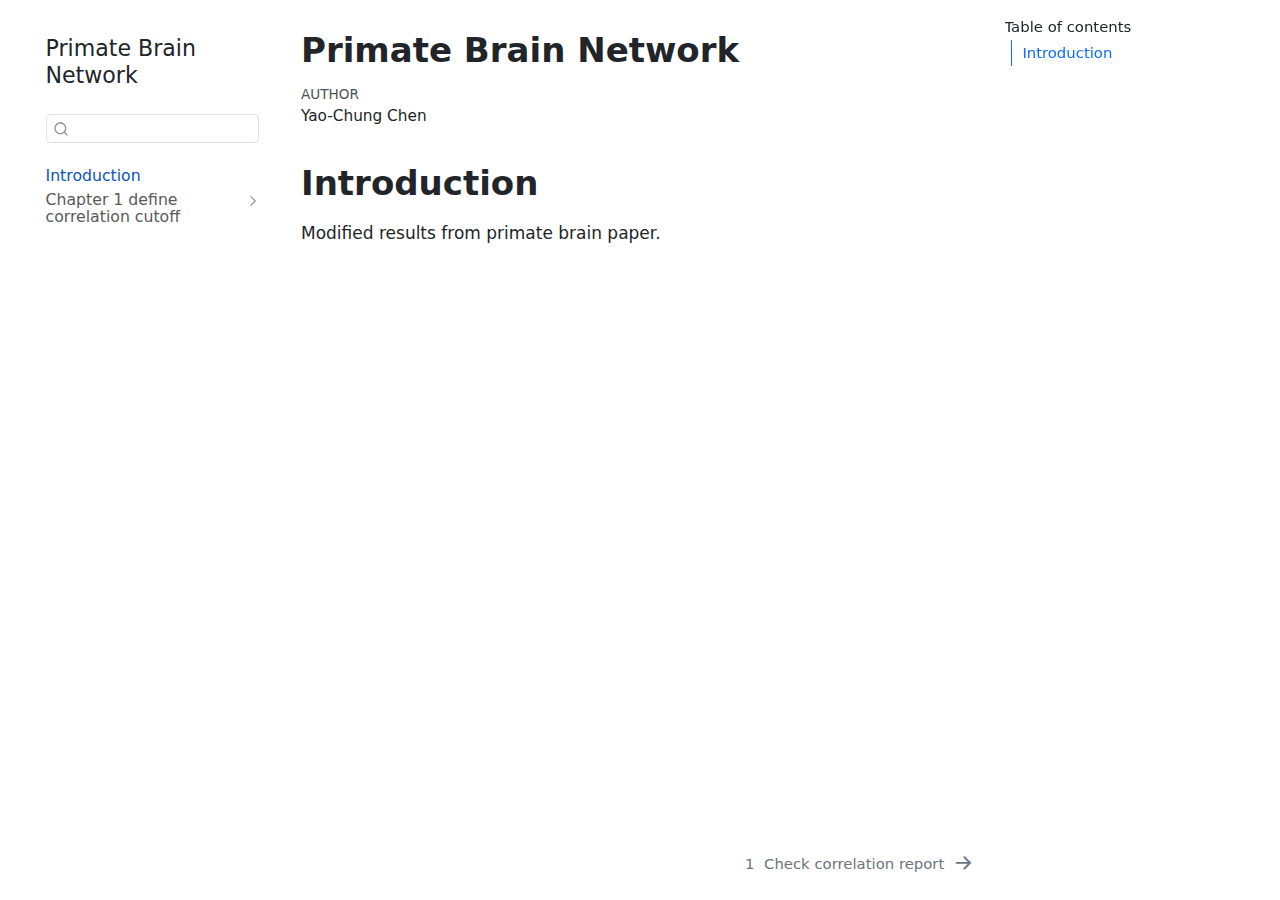
<file: _book/index.html>
<!DOCTYPE html>
<html xmlns="http://www.w3.org/1999/xhtml" lang="en" xml:lang="en"><head>

<meta charset="utf-8">
<meta name="generator" content="quarto-1.4.550">

<meta name="viewport" content="width=device-width, initial-scale=1.0, user-scalable=yes">

<meta name="author" content="Yao-Chung Chen">

<title>Primate Brain Network</title>
<style>
code{white-space: pre-wrap;}
span.smallcaps{font-variant: small-caps;}
div.columns{display: flex; gap: min(4vw, 1.5em);}
div.column{flex: auto; overflow-x: auto;}
div.hanging-indent{margin-left: 1.5em; text-indent: -1.5em;}
ul.task-list{list-style: none;}
ul.task-list li input[type="checkbox"] {
  width: 0.8em;
  margin: 0 0.8em 0.2em -1em; /* quarto-specific, see https://github.com/quarto-dev/quarto-cli/issues/4556 */ 
  vertical-align: middle;
}
</style>


<script src="site_libs/quarto-nav/quarto-nav.js"></script>
<script src="site_libs/quarto-nav/headroom.min.js"></script>
<script src="site_libs/clipboard/clipboard.min.js"></script>
<script src="site_libs/quarto-search/autocomplete.umd.js"></script>
<script src="site_libs/quarto-search/fuse.min.js"></script>
<script src="site_libs/quarto-search/quarto-search.js"></script>
<meta name="quarto:offset" content="./">
<link href="./posts/F1_00_report.html" rel="next">
<script src="site_libs/quarto-html/quarto.js"></script>
<script src="site_libs/quarto-html/popper.min.js"></script>
<script src="site_libs/quarto-html/tippy.umd.min.js"></script>
<script src="site_libs/quarto-html/anchor.min.js"></script>
<link href="site_libs/quarto-html/tippy.css" rel="stylesheet">
<link href="site_libs/quarto-html/quarto-syntax-highlighting.css" rel="stylesheet" id="quarto-text-highlighting-styles">
<script src="site_libs/bootstrap/bootstrap.min.js"></script>
<link href="site_libs/bootstrap/bootstrap-icons.css" rel="stylesheet">
<link href="site_libs/bootstrap/bootstrap.min.css" rel="stylesheet" id="quarto-bootstrap" data-mode="light">
<script id="quarto-search-options" type="application/json">{
  "location": "sidebar",
  "copy-button": false,
  "collapse-after": 3,
  "panel-placement": "start",
  "type": "textbox",
  "limit": 50,
  "keyboard-shortcut": [
    "f",
    "/",
    "s"
  ],
  "show-item-context": false,
  "language": {
    "search-no-results-text": "No results",
    "search-matching-documents-text": "matching documents",
    "search-copy-link-title": "Copy link to search",
    "search-hide-matches-text": "Hide additional matches",
    "search-more-match-text": "more match in this document",
    "search-more-matches-text": "more matches in this document",
    "search-clear-button-title": "Clear",
    "search-text-placeholder": "",
    "search-detached-cancel-button-title": "Cancel",
    "search-submit-button-title": "Submit",
    "search-label": "Search"
  }
}</script>


</head>

<body class="nav-sidebar floating">

<div id="quarto-search-results"></div>
  <header id="quarto-header" class="headroom fixed-top">
  <nav class="quarto-secondary-nav">
    <div class="container-fluid d-flex">
      <button type="button" class="quarto-btn-toggle btn" data-bs-toggle="collapse" data-bs-target=".quarto-sidebar-collapse-item" aria-controls="quarto-sidebar" aria-expanded="false" aria-label="Toggle sidebar navigation" onclick="if (window.quartoToggleHeadroom) { window.quartoToggleHeadroom(); }">
        <i class="bi bi-layout-text-sidebar-reverse"></i>
      </button>
        <nav class="quarto-page-breadcrumbs" aria-label="breadcrumb"><ol class="breadcrumb"><li class="breadcrumb-item"><a href="./index.html">Introduction</a></li></ol></nav>
        <a class="flex-grow-1" role="button" data-bs-toggle="collapse" data-bs-target=".quarto-sidebar-collapse-item" aria-controls="quarto-sidebar" aria-expanded="false" aria-label="Toggle sidebar navigation" onclick="if (window.quartoToggleHeadroom) { window.quartoToggleHeadroom(); }">      
        </a>
      <button type="button" class="btn quarto-search-button" aria-label="" onclick="window.quartoOpenSearch();">
        <i class="bi bi-search"></i>
      </button>
    </div>
  </nav>
</header>
<!-- content -->
<div id="quarto-content" class="quarto-container page-columns page-rows-contents page-layout-article">
<!-- sidebar -->
  <nav id="quarto-sidebar" class="sidebar collapse collapse-horizontal quarto-sidebar-collapse-item sidebar-navigation floating overflow-auto">
    <div class="pt-lg-2 mt-2 text-left sidebar-header">
    <div class="sidebar-title mb-0 py-0">
      <a href="./">Primate Brain Network</a> 
    </div>
      </div>
        <div class="mt-2 flex-shrink-0 align-items-center">
        <div class="sidebar-search">
        <div id="quarto-search" class="" title="Search"></div>
        </div>
        </div>
    <div class="sidebar-menu-container"> 
    <ul class="list-unstyled mt-1">
        <li class="sidebar-item">
  <div class="sidebar-item-container"> 
  <a href="./index.html" class="sidebar-item-text sidebar-link active">
 <span class="menu-text">Introduction</span></a>
  </div>
</li>
        <li class="sidebar-item sidebar-item-section">
      <div class="sidebar-item-container"> 
            <a class="sidebar-item-text sidebar-link text-start collapsed" data-bs-toggle="collapse" data-bs-target="#quarto-sidebar-section-1" aria-expanded="false">
 <span class="menu-text">Chapter 1 define correlation cutoff</span></a>
          <a class="sidebar-item-toggle text-start collapsed" data-bs-toggle="collapse" data-bs-target="#quarto-sidebar-section-1" aria-expanded="false" aria-label="Toggle section">
            <i class="bi bi-chevron-right ms-2"></i>
          </a> 
      </div>
      <ul id="quarto-sidebar-section-1" class="collapse list-unstyled sidebar-section depth1 ">  
          <li class="sidebar-item">
  <div class="sidebar-item-container"> 
  <a href="./posts/F1_00_report.html" class="sidebar-item-text sidebar-link">
 <span class="menu-text"><span class="chapter-number">1</span>&nbsp; <span class="chapter-title">Check correlation report</span></span></a>
  </div>
</li>
          <li class="sidebar-item">
  <div class="sidebar-item-container"> 
  <a href="./posts/F1_01_overlapped_correlations_across_species.html" class="sidebar-item-text sidebar-link">
 <span class="menu-text"><span class="chapter-number">2</span>&nbsp; <span class="chapter-title">Compare the overlaps between brain regions in human sample</span></span></a>
  </div>
</li>
          <li class="sidebar-item">
  <div class="sidebar-item-container"> 
  <a href="./posts/F1_02_overlapped_in_ADdata.html" class="sidebar-item-text sidebar-link">
 <span class="menu-text"><span class="chapter-number">3</span>&nbsp; <span class="chapter-title">Explore human temporal cortex and cerebellum data in control sample</span></span></a>
  </div>
</li>
          <li class="sidebar-item">
  <div class="sidebar-item-container"> 
  <a href="./posts/F1_03_leave_one_out_human.html" class="sidebar-item-text sidebar-link">
 <span class="menu-text"><span class="chapter-number">4</span>&nbsp; <span class="chapter-title">Leave one out analysis in human</span></span></a>
  </div>
</li>
          <li class="sidebar-item">
  <div class="sidebar-item-container"> 
  <a href="./posts/F1_04_01_correlation_NHPs.html" class="sidebar-item-text sidebar-link">
 <span class="menu-text"><span class="chapter-number">5</span>&nbsp; <span class="chapter-title">Check the 1000 iterations of KRAB-ZNFs (random gene sets) with TEs</span></span></a>
  </div>
</li>
          <li class="sidebar-item">
  <div class="sidebar-item-container"> 
  <a href="./posts/F1_04_c1_correlation_check.html" class="sidebar-item-text sidebar-link">
 <span class="menu-text"><span class="chapter-number">6</span>&nbsp; <span class="chapter-title">primary and secondary cortex correlation check</span></span></a>
  </div>
</li>
          <li class="sidebar-item">
  <div class="sidebar-item-container"> 
  <a href="./posts/F1_05_amount_correlation_NHPs.html" class="sidebar-item-text sidebar-link">
 <span class="menu-text"><span class="chapter-number">7</span>&nbsp; <span class="chapter-title">Compare the count of correlation in NHPs</span></span></a>
  </div>
</li>
          <li class="sidebar-item">
  <div class="sidebar-item-container"> 
  <a href="./posts/F1_06_c1c2_network.html" class="sidebar-item-text sidebar-link">
 <span class="menu-text"><span class="chapter-number">8</span>&nbsp; <span class="chapter-title">Create network using highly confident TE:KRAB-ZNF</span></span></a>
  </div>
</li>
          <li class="sidebar-item">
  <div class="sidebar-item-container"> 
  <a href="./posts/F2_01_youngLink_barplot.html" class="sidebar-item-text sidebar-link">
 <span class="menu-text"><span class="chapter-number">9</span>&nbsp; <span class="chapter-title">Proportion of young TE:KRAB-ZNF in human sample</span></span></a>
  </div>
</li>
          <li class="sidebar-item">
  <div class="sidebar-item-container"> 
  <a href="./posts/F3_statistical_test_with_ChIPExo.html" class="sidebar-item-text sidebar-link">
 <span class="menu-text"><span class="chapter-number">10</span>&nbsp; <span class="chapter-title">Statistical test comparing with ChIP-Exo</span></span></a>
  </div>
</li>
          <li class="sidebar-item">
  <div class="sidebar-item-container"> 
  <a href="./posts/F5_01_analyze335network.html" class="sidebar-item-text sidebar-link">
 <span class="menu-text"><span class="chapter-number">11</span>&nbsp; <span class="chapter-title">Compare 335 links with other NHPs.</span></span></a>
  </div>
</li>
          <li class="sidebar-item">
  <div class="sidebar-item-container"> 
  <a href="./posts/F7_01_ADcorrelation.html" class="sidebar-item-text sidebar-link">
 <span class="menu-text"><span class="chapter-number">12</span>&nbsp; <span class="chapter-title">AD correlation part update</span></span></a>
  </div>
</li>
      </ul>
  </li>
    </ul>
    </div>
</nav>
<div id="quarto-sidebar-glass" class="quarto-sidebar-collapse-item" data-bs-toggle="collapse" data-bs-target=".quarto-sidebar-collapse-item"></div>
<!-- margin-sidebar -->
    <div id="quarto-margin-sidebar" class="sidebar margin-sidebar">
        <nav id="TOC" role="doc-toc" class="toc-active">
    <h2 id="toc-title">Table of contents</h2>
   
  <ul>
  <li><a href="#introduction" id="toc-introduction" class="nav-link active" data-scroll-target="#introduction">Introduction</a></li>
  </ul>
</nav>
    </div>
<!-- main -->
<main class="content" id="quarto-document-content">

<header id="title-block-header" class="quarto-title-block default">
<div class="quarto-title">
<h1 class="title">Primate Brain Network</h1>
</div>



<div class="quarto-title-meta">

    <div>
    <div class="quarto-title-meta-heading">Author</div>
    <div class="quarto-title-meta-contents">
             <p>Yao-Chung Chen </p>
          </div>
  </div>
    
  
    
  </div>
  


</header>


<section id="introduction" class="level1 unnumbered">
<h1 class="unnumbered">Introduction</h1>
<p>Modified results from primate brain paper.</p>


</section>

</main> <!-- /main -->
<script id="quarto-html-after-body" type="application/javascript">
window.document.addEventListener("DOMContentLoaded", function (event) {
  const toggleBodyColorMode = (bsSheetEl) => {
    const mode = bsSheetEl.getAttribute("data-mode");
    const bodyEl = window.document.querySelector("body");
    if (mode === "dark") {
      bodyEl.classList.add("quarto-dark");
      bodyEl.classList.remove("quarto-light");
    } else {
      bodyEl.classList.add("quarto-light");
      bodyEl.classList.remove("quarto-dark");
    }
  }
  const toggleBodyColorPrimary = () => {
    const bsSheetEl = window.document.querySelector("link#quarto-bootstrap");
    if (bsSheetEl) {
      toggleBodyColorMode(bsSheetEl);
    }
  }
  toggleBodyColorPrimary();  
  const icon = "";
  const anchorJS = new window.AnchorJS();
  anchorJS.options = {
    placement: 'right',
    icon: icon
  };
  anchorJS.add('.anchored');
  const isCodeAnnotation = (el) => {
    for (const clz of el.classList) {
      if (clz.startsWith('code-annotation-')) {                     
        return true;
      }
    }
    return false;
  }
  const clipboard = new window.ClipboardJS('.code-copy-button', {
    text: function(trigger) {
      const codeEl = trigger.previousElementSibling.cloneNode(true);
      for (const childEl of codeEl.children) {
        if (isCodeAnnotation(childEl)) {
          childEl.remove();
        }
      }
      return codeEl.innerText;
    }
  });
  clipboard.on('success', function(e) {
    // button target
    const button = e.trigger;
    // don't keep focus
    button.blur();
    // flash "checked"
    button.classList.add('code-copy-button-checked');
    var currentTitle = button.getAttribute("title");
    button.setAttribute("title", "Copied!");
    let tooltip;
    if (window.bootstrap) {
      button.setAttribute("data-bs-toggle", "tooltip");
      button.setAttribute("data-bs-placement", "left");
      button.setAttribute("data-bs-title", "Copied!");
      tooltip = new bootstrap.Tooltip(button, 
        { trigger: "manual", 
          customClass: "code-copy-button-tooltip",
          offset: [0, -8]});
      tooltip.show();    
    }
    setTimeout(function() {
      if (tooltip) {
        tooltip.hide();
        button.removeAttribute("data-bs-title");
        button.removeAttribute("data-bs-toggle");
        button.removeAttribute("data-bs-placement");
      }
      button.setAttribute("title", currentTitle);
      button.classList.remove('code-copy-button-checked');
    }, 1000);
    // clear code selection
    e.clearSelection();
  });
  function tippyHover(el, contentFn, onTriggerFn, onUntriggerFn) {
    const config = {
      allowHTML: true,
      maxWidth: 500,
      delay: 100,
      arrow: false,
      appendTo: function(el) {
          return el.parentElement;
      },
      interactive: true,
      interactiveBorder: 10,
      theme: 'quarto',
      placement: 'bottom-start',
    };
    if (contentFn) {
      config.content = contentFn;
    }
    if (onTriggerFn) {
      config.onTrigger = onTriggerFn;
    }
    if (onUntriggerFn) {
      config.onUntrigger = onUntriggerFn;
    }
    window.tippy(el, config); 
  }
  const noterefs = window.document.querySelectorAll('a[role="doc-noteref"]');
  for (var i=0; i<noterefs.length; i++) {
    const ref = noterefs[i];
    tippyHover(ref, function() {
      // use id or data attribute instead here
      let href = ref.getAttribute('data-footnote-href') || ref.getAttribute('href');
      try { href = new URL(href).hash; } catch {}
      const id = href.replace(/^#\/?/, "");
      const note = window.document.getElementById(id);
      return note.innerHTML;
    });
  }
  const xrefs = window.document.querySelectorAll('a.quarto-xref');
  const processXRef = (id, note) => {
    // Strip column container classes
    const stripColumnClz = (el) => {
      el.classList.remove("page-full", "page-columns");
      if (el.children) {
        for (const child of el.children) {
          stripColumnClz(child);
        }
      }
    }
    stripColumnClz(note)
    if (id === null || id.startsWith('sec-')) {
      // Special case sections, only their first couple elements
      const container = document.createElement("div");
      if (note.children && note.children.length > 2) {
        container.appendChild(note.children[0].cloneNode(true));
        for (let i = 1; i < note.children.length; i++) {
          const child = note.children[i];
          if (child.tagName === "P" && child.innerText === "") {
            continue;
          } else {
            container.appendChild(child.cloneNode(true));
            break;
          }
        }
        if (window.Quarto?.typesetMath) {
          window.Quarto.typesetMath(container);
        }
        return container.innerHTML
      } else {
        if (window.Quarto?.typesetMath) {
          window.Quarto.typesetMath(note);
        }
        return note.innerHTML;
      }
    } else {
      // Remove any anchor links if they are present
      const anchorLink = note.querySelector('a.anchorjs-link');
      if (anchorLink) {
        anchorLink.remove();
      }
      if (window.Quarto?.typesetMath) {
        window.Quarto.typesetMath(note);
      }
      // TODO in 1.5, we should make sure this works without a callout special case
      if (note.classList.contains("callout")) {
        return note.outerHTML;
      } else {
        return note.innerHTML;
      }
    }
  }
  for (var i=0; i<xrefs.length; i++) {
    const xref = xrefs[i];
    tippyHover(xref, undefined, function(instance) {
      instance.disable();
      let url = xref.getAttribute('href');
      let hash = undefined; 
      if (url.startsWith('#')) {
        hash = url;
      } else {
        try { hash = new URL(url).hash; } catch {}
      }
      if (hash) {
        const id = hash.replace(/^#\/?/, "");
        const note = window.document.getElementById(id);
        if (note !== null) {
          try {
            const html = processXRef(id, note.cloneNode(true));
            instance.setContent(html);
          } finally {
            instance.enable();
            instance.show();
          }
        } else {
          // See if we can fetch this
          fetch(url.split('#')[0])
          .then(res => res.text())
          .then(html => {
            const parser = new DOMParser();
            const htmlDoc = parser.parseFromString(html, "text/html");
            const note = htmlDoc.getElementById(id);
            if (note !== null) {
              const html = processXRef(id, note);
              instance.setContent(html);
            } 
          }).finally(() => {
            instance.enable();
            instance.show();
          });
        }
      } else {
        // See if we can fetch a full url (with no hash to target)
        // This is a special case and we should probably do some content thinning / targeting
        fetch(url)
        .then(res => res.text())
        .then(html => {
          const parser = new DOMParser();
          const htmlDoc = parser.parseFromString(html, "text/html");
          const note = htmlDoc.querySelector('main.content');
          if (note !== null) {
            // This should only happen for chapter cross references
            // (since there is no id in the URL)
            // remove the first header
            if (note.children.length > 0 && note.children[0].tagName === "HEADER") {
              note.children[0].remove();
            }
            const html = processXRef(null, note);
            instance.setContent(html);
          } 
        }).finally(() => {
          instance.enable();
          instance.show();
        });
      }
    }, function(instance) {
    });
  }
      let selectedAnnoteEl;
      const selectorForAnnotation = ( cell, annotation) => {
        let cellAttr = 'data-code-cell="' + cell + '"';
        let lineAttr = 'data-code-annotation="' +  annotation + '"';
        const selector = 'span[' + cellAttr + '][' + lineAttr + ']';
        return selector;
      }
      const selectCodeLines = (annoteEl) => {
        const doc = window.document;
        const targetCell = annoteEl.getAttribute("data-target-cell");
        const targetAnnotation = annoteEl.getAttribute("data-target-annotation");
        const annoteSpan = window.document.querySelector(selectorForAnnotation(targetCell, targetAnnotation));
        const lines = annoteSpan.getAttribute("data-code-lines").split(",");
        const lineIds = lines.map((line) => {
          return targetCell + "-" + line;
        })
        let top = null;
        let height = null;
        let parent = null;
        if (lineIds.length > 0) {
            //compute the position of the single el (top and bottom and make a div)
            const el = window.document.getElementById(lineIds[0]);
            top = el.offsetTop;
            height = el.offsetHeight;
            parent = el.parentElement.parentElement;
          if (lineIds.length > 1) {
            const lastEl = window.document.getElementById(lineIds[lineIds.length - 1]);
            const bottom = lastEl.offsetTop + lastEl.offsetHeight;
            height = bottom - top;
          }
          if (top !== null && height !== null && parent !== null) {
            // cook up a div (if necessary) and position it 
            let div = window.document.getElementById("code-annotation-line-highlight");
            if (div === null) {
              div = window.document.createElement("div");
              div.setAttribute("id", "code-annotation-line-highlight");
              div.style.position = 'absolute';
              parent.appendChild(div);
            }
            div.style.top = top - 2 + "px";
            div.style.height = height + 4 + "px";
            div.style.left = 0;
            let gutterDiv = window.document.getElementById("code-annotation-line-highlight-gutter");
            if (gutterDiv === null) {
              gutterDiv = window.document.createElement("div");
              gutterDiv.setAttribute("id", "code-annotation-line-highlight-gutter");
              gutterDiv.style.position = 'absolute';
              const codeCell = window.document.getElementById(targetCell);
              const gutter = codeCell.querySelector('.code-annotation-gutter');
              gutter.appendChild(gutterDiv);
            }
            gutterDiv.style.top = top - 2 + "px";
            gutterDiv.style.height = height + 4 + "px";
          }
          selectedAnnoteEl = annoteEl;
        }
      };
      const unselectCodeLines = () => {
        const elementsIds = ["code-annotation-line-highlight", "code-annotation-line-highlight-gutter"];
        elementsIds.forEach((elId) => {
          const div = window.document.getElementById(elId);
          if (div) {
            div.remove();
          }
        });
        selectedAnnoteEl = undefined;
      };
        // Handle positioning of the toggle
    window.addEventListener(
      "resize",
      throttle(() => {
        elRect = undefined;
        if (selectedAnnoteEl) {
          selectCodeLines(selectedAnnoteEl);
        }
      }, 10)
    );
    function throttle(fn, ms) {
    let throttle = false;
    let timer;
      return (...args) => {
        if(!throttle) { // first call gets through
            fn.apply(this, args);
            throttle = true;
        } else { // all the others get throttled
            if(timer) clearTimeout(timer); // cancel #2
            timer = setTimeout(() => {
              fn.apply(this, args);
              timer = throttle = false;
            }, ms);
        }
      };
    }
      // Attach click handler to the DT
      const annoteDls = window.document.querySelectorAll('dt[data-target-cell]');
      for (const annoteDlNode of annoteDls) {
        annoteDlNode.addEventListener('click', (event) => {
          const clickedEl = event.target;
          if (clickedEl !== selectedAnnoteEl) {
            unselectCodeLines();
            const activeEl = window.document.querySelector('dt[data-target-cell].code-annotation-active');
            if (activeEl) {
              activeEl.classList.remove('code-annotation-active');
            }
            selectCodeLines(clickedEl);
            clickedEl.classList.add('code-annotation-active');
          } else {
            // Unselect the line
            unselectCodeLines();
            clickedEl.classList.remove('code-annotation-active');
          }
        });
      }
  const findCites = (el) => {
    const parentEl = el.parentElement;
    if (parentEl) {
      const cites = parentEl.dataset.cites;
      if (cites) {
        return {
          el,
          cites: cites.split(' ')
        };
      } else {
        return findCites(el.parentElement)
      }
    } else {
      return undefined;
    }
  };
  var bibliorefs = window.document.querySelectorAll('a[role="doc-biblioref"]');
  for (var i=0; i<bibliorefs.length; i++) {
    const ref = bibliorefs[i];
    const citeInfo = findCites(ref);
    if (citeInfo) {
      tippyHover(citeInfo.el, function() {
        var popup = window.document.createElement('div');
        citeInfo.cites.forEach(function(cite) {
          var citeDiv = window.document.createElement('div');
          citeDiv.classList.add('hanging-indent');
          citeDiv.classList.add('csl-entry');
          var biblioDiv = window.document.getElementById('ref-' + cite);
          if (biblioDiv) {
            citeDiv.innerHTML = biblioDiv.innerHTML;
          }
          popup.appendChild(citeDiv);
        });
        return popup.innerHTML;
      });
    }
  }
});
</script>
<nav class="page-navigation">
  <div class="nav-page nav-page-previous">
  </div>
  <div class="nav-page nav-page-next">
      <a href="./posts/F1_00_report.html" class="pagination-link" aria-label="Check correlation report">
        <span class="nav-page-text"><span class="chapter-number">1</span>&nbsp; <span class="chapter-title">Check correlation report</span></span> <i class="bi bi-arrow-right-short"></i>
      </a>
  </div>
</nav>
</div> <!-- /content -->




</body></html>
</file>
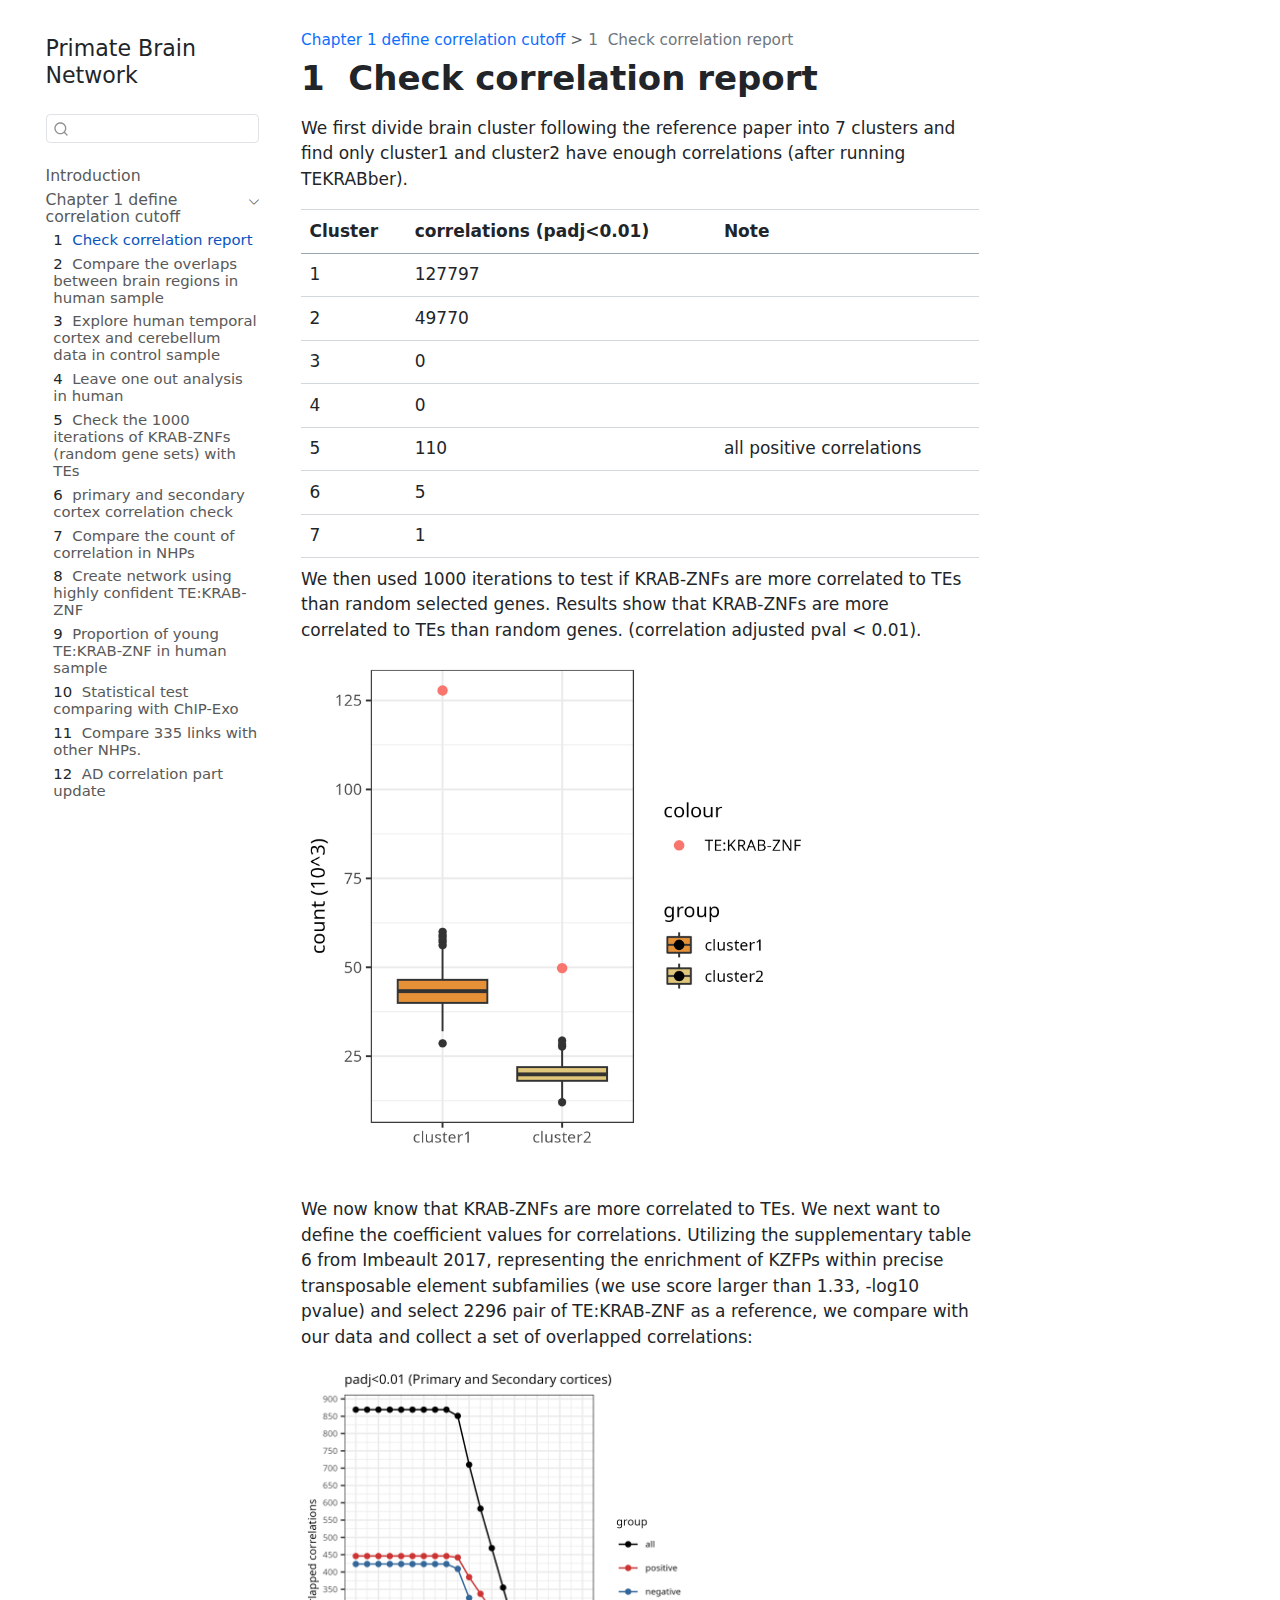
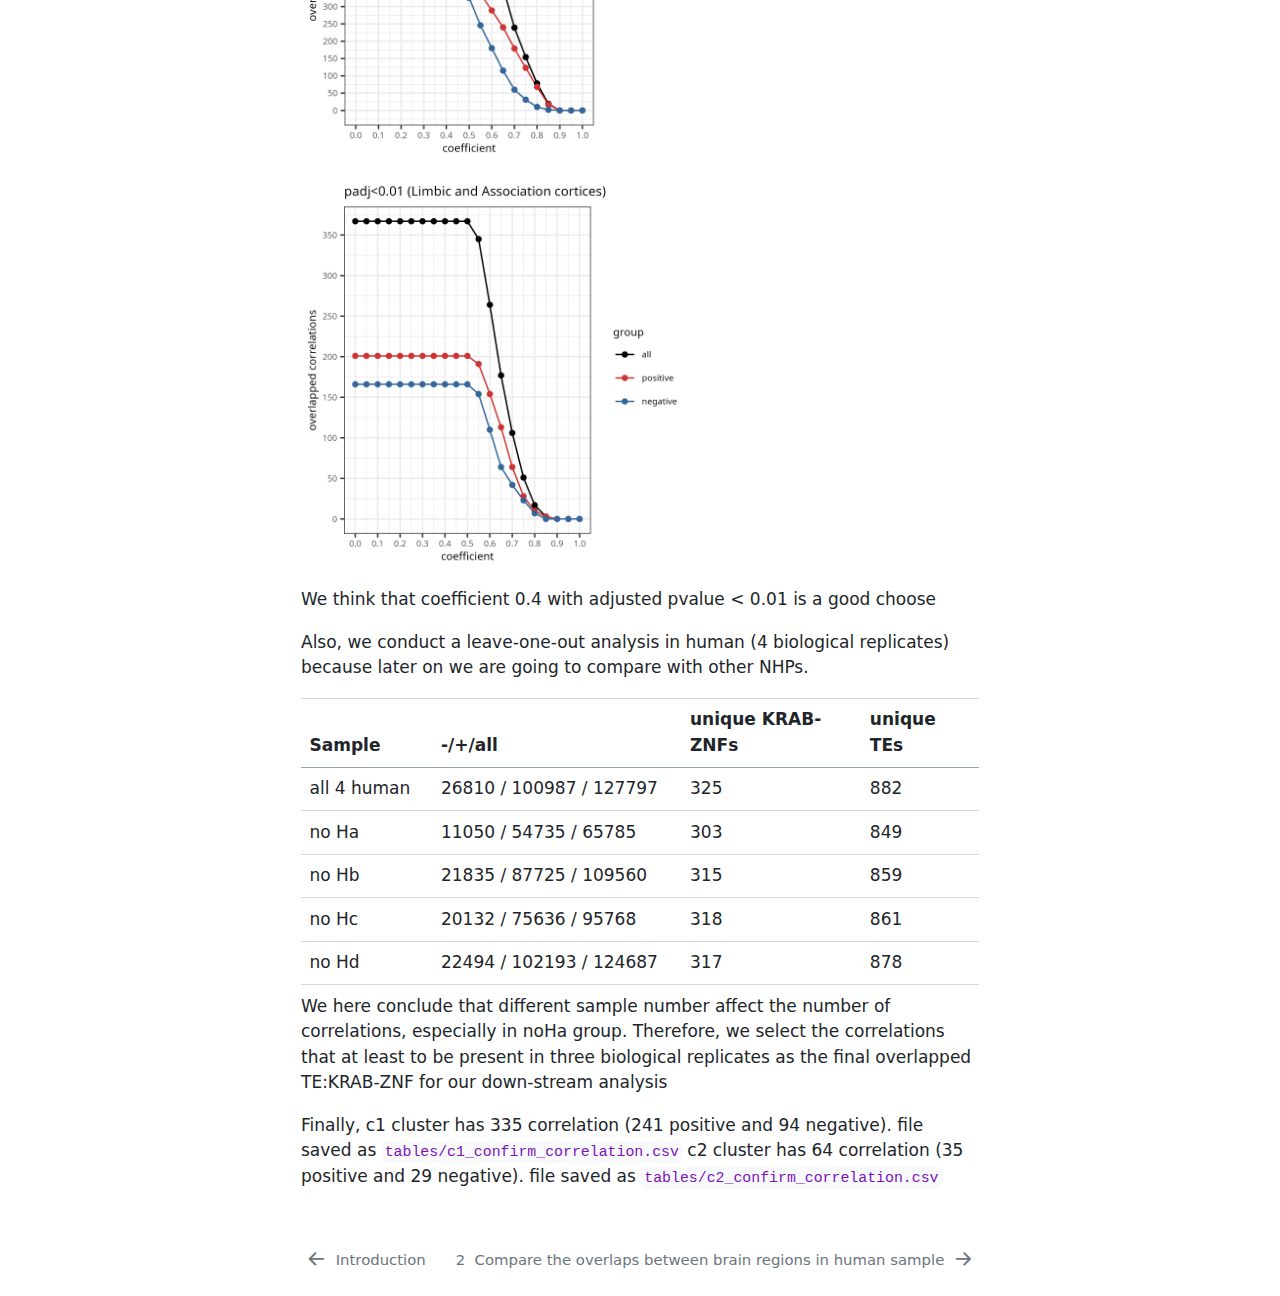
<file: _book/posts/F1_00_report.html>
<!DOCTYPE html>
<html xmlns="http://www.w3.org/1999/xhtml" lang="en" xml:lang="en"><head>

<meta charset="utf-8">
<meta name="generator" content="quarto-1.4.550">

<meta name="viewport" content="width=device-width, initial-scale=1.0, user-scalable=yes">


<title>Primate Brain Network - 1&nbsp; Check correlation report</title>
<style>
code{white-space: pre-wrap;}
span.smallcaps{font-variant: small-caps;}
div.columns{display: flex; gap: min(4vw, 1.5em);}
div.column{flex: auto; overflow-x: auto;}
div.hanging-indent{margin-left: 1.5em; text-indent: -1.5em;}
ul.task-list{list-style: none;}
ul.task-list li input[type="checkbox"] {
  width: 0.8em;
  margin: 0 0.8em 0.2em -1em; /* quarto-specific, see https://github.com/quarto-dev/quarto-cli/issues/4556 */ 
  vertical-align: middle;
}
</style>


<script src="../site_libs/quarto-nav/quarto-nav.js"></script>
<script src="../site_libs/quarto-nav/headroom.min.js"></script>
<script src="../site_libs/clipboard/clipboard.min.js"></script>
<script src="../site_libs/quarto-search/autocomplete.umd.js"></script>
<script src="../site_libs/quarto-search/fuse.min.js"></script>
<script src="../site_libs/quarto-search/quarto-search.js"></script>
<meta name="quarto:offset" content="../">
<link href="../posts/F1_01_overlapped_correlations_across_species.html" rel="next">
<link href="../index.html" rel="prev">
<script src="../site_libs/quarto-html/quarto.js"></script>
<script src="../site_libs/quarto-html/popper.min.js"></script>
<script src="../site_libs/quarto-html/tippy.umd.min.js"></script>
<script src="../site_libs/quarto-html/anchor.min.js"></script>
<link href="../site_libs/quarto-html/tippy.css" rel="stylesheet">
<link href="../site_libs/quarto-html/quarto-syntax-highlighting.css" rel="stylesheet" id="quarto-text-highlighting-styles">
<script src="../site_libs/bootstrap/bootstrap.min.js"></script>
<link href="../site_libs/bootstrap/bootstrap-icons.css" rel="stylesheet">
<link href="../site_libs/bootstrap/bootstrap.min.css" rel="stylesheet" id="quarto-bootstrap" data-mode="light">
<script id="quarto-search-options" type="application/json">{
  "location": "sidebar",
  "copy-button": false,
  "collapse-after": 3,
  "panel-placement": "start",
  "type": "textbox",
  "limit": 50,
  "keyboard-shortcut": [
    "f",
    "/",
    "s"
  ],
  "show-item-context": false,
  "language": {
    "search-no-results-text": "No results",
    "search-matching-documents-text": "matching documents",
    "search-copy-link-title": "Copy link to search",
    "search-hide-matches-text": "Hide additional matches",
    "search-more-match-text": "more match in this document",
    "search-more-matches-text": "more matches in this document",
    "search-clear-button-title": "Clear",
    "search-text-placeholder": "",
    "search-detached-cancel-button-title": "Cancel",
    "search-submit-button-title": "Submit",
    "search-label": "Search"
  }
}</script>


</head>

<body class="nav-sidebar floating">

<div id="quarto-search-results"></div>
  <header id="quarto-header" class="headroom fixed-top">
  <nav class="quarto-secondary-nav">
    <div class="container-fluid d-flex">
      <button type="button" class="quarto-btn-toggle btn" data-bs-toggle="collapse" data-bs-target=".quarto-sidebar-collapse-item" aria-controls="quarto-sidebar" aria-expanded="false" aria-label="Toggle sidebar navigation" onclick="if (window.quartoToggleHeadroom) { window.quartoToggleHeadroom(); }">
        <i class="bi bi-layout-text-sidebar-reverse"></i>
      </button>
        <nav class="quarto-page-breadcrumbs" aria-label="breadcrumb"><ol class="breadcrumb"><li class="breadcrumb-item"><a href="../posts/F1_00_report.html">Chapter 1 define correlation cutoff</a></li><li class="breadcrumb-item"><a href="../posts/F1_00_report.html"><span class="chapter-number">1</span>&nbsp; <span class="chapter-title">Check correlation report</span></a></li></ol></nav>
        <a class="flex-grow-1" role="button" data-bs-toggle="collapse" data-bs-target=".quarto-sidebar-collapse-item" aria-controls="quarto-sidebar" aria-expanded="false" aria-label="Toggle sidebar navigation" onclick="if (window.quartoToggleHeadroom) { window.quartoToggleHeadroom(); }">      
        </a>
      <button type="button" class="btn quarto-search-button" aria-label="" onclick="window.quartoOpenSearch();">
        <i class="bi bi-search"></i>
      </button>
    </div>
  </nav>
</header>
<!-- content -->
<div id="quarto-content" class="quarto-container page-columns page-rows-contents page-layout-article">
<!-- sidebar -->
  <nav id="quarto-sidebar" class="sidebar collapse collapse-horizontal quarto-sidebar-collapse-item sidebar-navigation floating overflow-auto">
    <div class="pt-lg-2 mt-2 text-left sidebar-header">
    <div class="sidebar-title mb-0 py-0">
      <a href="../">Primate Brain Network</a> 
    </div>
      </div>
        <div class="mt-2 flex-shrink-0 align-items-center">
        <div class="sidebar-search">
        <div id="quarto-search" class="" title="Search"></div>
        </div>
        </div>
    <div class="sidebar-menu-container"> 
    <ul class="list-unstyled mt-1">
        <li class="sidebar-item">
  <div class="sidebar-item-container"> 
  <a href="../index.html" class="sidebar-item-text sidebar-link">
 <span class="menu-text">Introduction</span></a>
  </div>
</li>
        <li class="sidebar-item sidebar-item-section">
      <div class="sidebar-item-container"> 
            <a class="sidebar-item-text sidebar-link text-start" data-bs-toggle="collapse" data-bs-target="#quarto-sidebar-section-1" aria-expanded="true">
 <span class="menu-text">Chapter 1 define correlation cutoff</span></a>
          <a class="sidebar-item-toggle text-start" data-bs-toggle="collapse" data-bs-target="#quarto-sidebar-section-1" aria-expanded="true" aria-label="Toggle section">
            <i class="bi bi-chevron-right ms-2"></i>
          </a> 
      </div>
      <ul id="quarto-sidebar-section-1" class="collapse list-unstyled sidebar-section depth1 show">  
          <li class="sidebar-item">
  <div class="sidebar-item-container"> 
  <a href="../posts/F1_00_report.html" class="sidebar-item-text sidebar-link active">
 <span class="menu-text"><span class="chapter-number">1</span>&nbsp; <span class="chapter-title">Check correlation report</span></span></a>
  </div>
</li>
          <li class="sidebar-item">
  <div class="sidebar-item-container"> 
  <a href="../posts/F1_01_overlapped_correlations_across_species.html" class="sidebar-item-text sidebar-link">
 <span class="menu-text"><span class="chapter-number">2</span>&nbsp; <span class="chapter-title">Compare the overlaps between brain regions in human sample</span></span></a>
  </div>
</li>
          <li class="sidebar-item">
  <div class="sidebar-item-container"> 
  <a href="../posts/F1_02_overlapped_in_ADdata.html" class="sidebar-item-text sidebar-link">
 <span class="menu-text"><span class="chapter-number">3</span>&nbsp; <span class="chapter-title">Explore human temporal cortex and cerebellum data in control sample</span></span></a>
  </div>
</li>
          <li class="sidebar-item">
  <div class="sidebar-item-container"> 
  <a href="../posts/F1_03_leave_one_out_human.html" class="sidebar-item-text sidebar-link">
 <span class="menu-text"><span class="chapter-number">4</span>&nbsp; <span class="chapter-title">Leave one out analysis in human</span></span></a>
  </div>
</li>
          <li class="sidebar-item">
  <div class="sidebar-item-container"> 
  <a href="../posts/F1_04_01_correlation_NHPs.html" class="sidebar-item-text sidebar-link">
 <span class="menu-text"><span class="chapter-number">5</span>&nbsp; <span class="chapter-title">Check the 1000 iterations of KRAB-ZNFs (random gene sets) with TEs</span></span></a>
  </div>
</li>
          <li class="sidebar-item">
  <div class="sidebar-item-container"> 
  <a href="../posts/F1_04_c1_correlation_check.html" class="sidebar-item-text sidebar-link">
 <span class="menu-text"><span class="chapter-number">6</span>&nbsp; <span class="chapter-title">primary and secondary cortex correlation check</span></span></a>
  </div>
</li>
          <li class="sidebar-item">
  <div class="sidebar-item-container"> 
  <a href="../posts/F1_05_amount_correlation_NHPs.html" class="sidebar-item-text sidebar-link">
 <span class="menu-text"><span class="chapter-number">7</span>&nbsp; <span class="chapter-title">Compare the count of correlation in NHPs</span></span></a>
  </div>
</li>
          <li class="sidebar-item">
  <div class="sidebar-item-container"> 
  <a href="../posts/F1_06_c1c2_network.html" class="sidebar-item-text sidebar-link">
 <span class="menu-text"><span class="chapter-number">8</span>&nbsp; <span class="chapter-title">Create network using highly confident TE:KRAB-ZNF</span></span></a>
  </div>
</li>
          <li class="sidebar-item">
  <div class="sidebar-item-container"> 
  <a href="../posts/F2_01_youngLink_barplot.html" class="sidebar-item-text sidebar-link">
 <span class="menu-text"><span class="chapter-number">9</span>&nbsp; <span class="chapter-title">Proportion of young TE:KRAB-ZNF in human sample</span></span></a>
  </div>
</li>
          <li class="sidebar-item">
  <div class="sidebar-item-container"> 
  <a href="../posts/F3_statistical_test_with_ChIPExo.html" class="sidebar-item-text sidebar-link">
 <span class="menu-text"><span class="chapter-number">10</span>&nbsp; <span class="chapter-title">Statistical test comparing with ChIP-Exo</span></span></a>
  </div>
</li>
          <li class="sidebar-item">
  <div class="sidebar-item-container"> 
  <a href="../posts/F5_01_analyze335network.html" class="sidebar-item-text sidebar-link">
 <span class="menu-text"><span class="chapter-number">11</span>&nbsp; <span class="chapter-title">Compare 335 links with other NHPs.</span></span></a>
  </div>
</li>
          <li class="sidebar-item">
  <div class="sidebar-item-container"> 
  <a href="../posts/F7_01_ADcorrelation.html" class="sidebar-item-text sidebar-link">
 <span class="menu-text"><span class="chapter-number">12</span>&nbsp; <span class="chapter-title">AD correlation part update</span></span></a>
  </div>
</li>
      </ul>
  </li>
    </ul>
    </div>
</nav>
<div id="quarto-sidebar-glass" class="quarto-sidebar-collapse-item" data-bs-toggle="collapse" data-bs-target=".quarto-sidebar-collapse-item"></div>
<!-- margin-sidebar -->
    <div id="quarto-margin-sidebar" class="sidebar margin-sidebar">
        
    </div>
<!-- main -->
<main class="content" id="quarto-document-content">

<header id="title-block-header" class="quarto-title-block default"><nav class="quarto-page-breadcrumbs quarto-title-breadcrumbs d-none d-lg-block" aria-label="breadcrumb"><ol class="breadcrumb"><li class="breadcrumb-item"><a href="../posts/F1_00_report.html">Chapter 1 define correlation cutoff</a></li><li class="breadcrumb-item"><a href="../posts/F1_00_report.html"><span class="chapter-number">1</span>&nbsp; <span class="chapter-title">Check correlation report</span></a></li></ol></nav>
<div class="quarto-title">
<h1 class="title"><span class="chapter-number">1</span>&nbsp; <span class="chapter-title">Check correlation report</span></h1>
</div>



<div class="quarto-title-meta">

    
  
    
  </div>
  


</header>


<p>We first divide brain cluster following the reference paper into 7 clusters and find only cluster1 and cluster2 have enough correlations (after running TEKRABber).</p>
<table class="table">
<thead>
<tr class="header">
<th>Cluster</th>
<th>correlations (padj&lt;0.01)</th>
<th>Note</th>
</tr>
</thead>
<tbody>
<tr class="odd">
<td>1</td>
<td>127797</td>
<td></td>
</tr>
<tr class="even">
<td>2</td>
<td>49770</td>
<td></td>
</tr>
<tr class="odd">
<td>3</td>
<td>0</td>
<td></td>
</tr>
<tr class="even">
<td>4</td>
<td>0</td>
<td></td>
</tr>
<tr class="odd">
<td>5</td>
<td>110</td>
<td>all positive correlations</td>
</tr>
<tr class="even">
<td>6</td>
<td>5</td>
<td></td>
</tr>
<tr class="odd">
<td>7</td>
<td>1</td>
<td></td>
</tr>
</tbody>
</table>
<p>We then used 1000 iterations to test if KRAB-ZNFs are more correlated to TEs than random selected genes. Results show that KRAB-ZNFs are more correlated to TEs than random genes. (correlation adjusted pval &lt; 0.01).</p>
<p><img src="../figures/barplot_c1c2_check.jpg" class="img-fluid" width="520"></p>
<p>We now know that KRAB-ZNFs are more correlated to TEs. We next want to define the coefficient values for correlations. Utilizing the supplementary table 6 from Imbeault 2017, representing the enrichment of KZFPs within precise transposable element subfamilies (we use score larger than 1.33, -log10 pvalue) and select 2296 pair of TE:KRAB-ZNF as a reference, we compare with our data and collect a set of overlapped correlations:</p>
<p><img src="../figures/correlation_check_c1.jpg" class="img-fluid" width="395"></p>
<p><img src="../figures/correlation_check_c2.jpg" class="img-fluid" width="391"></p>
<p>We think that coefficient 0.4 with adjusted pvalue &lt; 0.01 is a good choose</p>
<p>Also, we conduct a leave-one-out analysis in human (4 biological replicates) because later on we are going to compare with other NHPs.</p>
<table class="table">
<colgroup>
<col style="width: 19%">
<col style="width: 36%">
<col style="width: 26%">
<col style="width: 17%">
</colgroup>
<thead>
<tr class="header">
<th>Sample</th>
<th>-/+/all</th>
<th>unique KRAB-ZNFs</th>
<th>unique TEs</th>
</tr>
</thead>
<tbody>
<tr class="odd">
<td>all 4 human</td>
<td>26810 / 100987 / 127797</td>
<td>325</td>
<td>882</td>
</tr>
<tr class="even">
<td>no Ha</td>
<td>11050 / 54735 / 65785</td>
<td>303</td>
<td>849</td>
</tr>
<tr class="odd">
<td>no Hb</td>
<td>21835 / 87725 / 109560</td>
<td>315</td>
<td>859</td>
</tr>
<tr class="even">
<td>no Hc</td>
<td>20132 / 75636 / 95768</td>
<td>318</td>
<td>861</td>
</tr>
<tr class="odd">
<td>no Hd</td>
<td>22494 / 102193 / 124687</td>
<td>317</td>
<td>878</td>
</tr>
</tbody>
</table>
<p>We here conclude that different sample number affect the number of correlations, especially in noHa group. Therefore, we select the correlations that at least to be present in three biological replicates as the final overlapped TE:KRAB-ZNF for our down-stream analysis</p>
<p>Finally, c1 cluster has 335 correlation (241 positive and 94 negative). file saved as <code>tables/c1_confirm_correlation.csv</code> c2 cluster has 64 correlation (35 positive and 29 negative). file saved as <code>tables/c2_confirm_correlation.csv</code></p>



</main> <!-- /main -->
<script id="quarto-html-after-body" type="application/javascript">
window.document.addEventListener("DOMContentLoaded", function (event) {
  const toggleBodyColorMode = (bsSheetEl) => {
    const mode = bsSheetEl.getAttribute("data-mode");
    const bodyEl = window.document.querySelector("body");
    if (mode === "dark") {
      bodyEl.classList.add("quarto-dark");
      bodyEl.classList.remove("quarto-light");
    } else {
      bodyEl.classList.add("quarto-light");
      bodyEl.classList.remove("quarto-dark");
    }
  }
  const toggleBodyColorPrimary = () => {
    const bsSheetEl = window.document.querySelector("link#quarto-bootstrap");
    if (bsSheetEl) {
      toggleBodyColorMode(bsSheetEl);
    }
  }
  toggleBodyColorPrimary();  
  const icon = "";
  const anchorJS = new window.AnchorJS();
  anchorJS.options = {
    placement: 'right',
    icon: icon
  };
  anchorJS.add('.anchored');
  const isCodeAnnotation = (el) => {
    for (const clz of el.classList) {
      if (clz.startsWith('code-annotation-')) {                     
        return true;
      }
    }
    return false;
  }
  const clipboard = new window.ClipboardJS('.code-copy-button', {
    text: function(trigger) {
      const codeEl = trigger.previousElementSibling.cloneNode(true);
      for (const childEl of codeEl.children) {
        if (isCodeAnnotation(childEl)) {
          childEl.remove();
        }
      }
      return codeEl.innerText;
    }
  });
  clipboard.on('success', function(e) {
    // button target
    const button = e.trigger;
    // don't keep focus
    button.blur();
    // flash "checked"
    button.classList.add('code-copy-button-checked');
    var currentTitle = button.getAttribute("title");
    button.setAttribute("title", "Copied!");
    let tooltip;
    if (window.bootstrap) {
      button.setAttribute("data-bs-toggle", "tooltip");
      button.setAttribute("data-bs-placement", "left");
      button.setAttribute("data-bs-title", "Copied!");
      tooltip = new bootstrap.Tooltip(button, 
        { trigger: "manual", 
          customClass: "code-copy-button-tooltip",
          offset: [0, -8]});
      tooltip.show();    
    }
    setTimeout(function() {
      if (tooltip) {
        tooltip.hide();
        button.removeAttribute("data-bs-title");
        button.removeAttribute("data-bs-toggle");
        button.removeAttribute("data-bs-placement");
      }
      button.setAttribute("title", currentTitle);
      button.classList.remove('code-copy-button-checked');
    }, 1000);
    // clear code selection
    e.clearSelection();
  });
  function tippyHover(el, contentFn, onTriggerFn, onUntriggerFn) {
    const config = {
      allowHTML: true,
      maxWidth: 500,
      delay: 100,
      arrow: false,
      appendTo: function(el) {
          return el.parentElement;
      },
      interactive: true,
      interactiveBorder: 10,
      theme: 'quarto',
      placement: 'bottom-start',
    };
    if (contentFn) {
      config.content = contentFn;
    }
    if (onTriggerFn) {
      config.onTrigger = onTriggerFn;
    }
    if (onUntriggerFn) {
      config.onUntrigger = onUntriggerFn;
    }
    window.tippy(el, config); 
  }
  const noterefs = window.document.querySelectorAll('a[role="doc-noteref"]');
  for (var i=0; i<noterefs.length; i++) {
    const ref = noterefs[i];
    tippyHover(ref, function() {
      // use id or data attribute instead here
      let href = ref.getAttribute('data-footnote-href') || ref.getAttribute('href');
      try { href = new URL(href).hash; } catch {}
      const id = href.replace(/^#\/?/, "");
      const note = window.document.getElementById(id);
      return note.innerHTML;
    });
  }
  const xrefs = window.document.querySelectorAll('a.quarto-xref');
  const processXRef = (id, note) => {
    // Strip column container classes
    const stripColumnClz = (el) => {
      el.classList.remove("page-full", "page-columns");
      if (el.children) {
        for (const child of el.children) {
          stripColumnClz(child);
        }
      }
    }
    stripColumnClz(note)
    if (id === null || id.startsWith('sec-')) {
      // Special case sections, only their first couple elements
      const container = document.createElement("div");
      if (note.children && note.children.length > 2) {
        container.appendChild(note.children[0].cloneNode(true));
        for (let i = 1; i < note.children.length; i++) {
          const child = note.children[i];
          if (child.tagName === "P" && child.innerText === "") {
            continue;
          } else {
            container.appendChild(child.cloneNode(true));
            break;
          }
        }
        if (window.Quarto?.typesetMath) {
          window.Quarto.typesetMath(container);
        }
        return container.innerHTML
      } else {
        if (window.Quarto?.typesetMath) {
          window.Quarto.typesetMath(note);
        }
        return note.innerHTML;
      }
    } else {
      // Remove any anchor links if they are present
      const anchorLink = note.querySelector('a.anchorjs-link');
      if (anchorLink) {
        anchorLink.remove();
      }
      if (window.Quarto?.typesetMath) {
        window.Quarto.typesetMath(note);
      }
      // TODO in 1.5, we should make sure this works without a callout special case
      if (note.classList.contains("callout")) {
        return note.outerHTML;
      } else {
        return note.innerHTML;
      }
    }
  }
  for (var i=0; i<xrefs.length; i++) {
    const xref = xrefs[i];
    tippyHover(xref, undefined, function(instance) {
      instance.disable();
      let url = xref.getAttribute('href');
      let hash = undefined; 
      if (url.startsWith('#')) {
        hash = url;
      } else {
        try { hash = new URL(url).hash; } catch {}
      }
      if (hash) {
        const id = hash.replace(/^#\/?/, "");
        const note = window.document.getElementById(id);
        if (note !== null) {
          try {
            const html = processXRef(id, note.cloneNode(true));
            instance.setContent(html);
          } finally {
            instance.enable();
            instance.show();
          }
        } else {
          // See if we can fetch this
          fetch(url.split('#')[0])
          .then(res => res.text())
          .then(html => {
            const parser = new DOMParser();
            const htmlDoc = parser.parseFromString(html, "text/html");
            const note = htmlDoc.getElementById(id);
            if (note !== null) {
              const html = processXRef(id, note);
              instance.setContent(html);
            } 
          }).finally(() => {
            instance.enable();
            instance.show();
          });
        }
      } else {
        // See if we can fetch a full url (with no hash to target)
        // This is a special case and we should probably do some content thinning / targeting
        fetch(url)
        .then(res => res.text())
        .then(html => {
          const parser = new DOMParser();
          const htmlDoc = parser.parseFromString(html, "text/html");
          const note = htmlDoc.querySelector('main.content');
          if (note !== null) {
            // This should only happen for chapter cross references
            // (since there is no id in the URL)
            // remove the first header
            if (note.children.length > 0 && note.children[0].tagName === "HEADER") {
              note.children[0].remove();
            }
            const html = processXRef(null, note);
            instance.setContent(html);
          } 
        }).finally(() => {
          instance.enable();
          instance.show();
        });
      }
    }, function(instance) {
    });
  }
      let selectedAnnoteEl;
      const selectorForAnnotation = ( cell, annotation) => {
        let cellAttr = 'data-code-cell="' + cell + '"';
        let lineAttr = 'data-code-annotation="' +  annotation + '"';
        const selector = 'span[' + cellAttr + '][' + lineAttr + ']';
        return selector;
      }
      const selectCodeLines = (annoteEl) => {
        const doc = window.document;
        const targetCell = annoteEl.getAttribute("data-target-cell");
        const targetAnnotation = annoteEl.getAttribute("data-target-annotation");
        const annoteSpan = window.document.querySelector(selectorForAnnotation(targetCell, targetAnnotation));
        const lines = annoteSpan.getAttribute("data-code-lines").split(",");
        const lineIds = lines.map((line) => {
          return targetCell + "-" + line;
        })
        let top = null;
        let height = null;
        let parent = null;
        if (lineIds.length > 0) {
            //compute the position of the single el (top and bottom and make a div)
            const el = window.document.getElementById(lineIds[0]);
            top = el.offsetTop;
            height = el.offsetHeight;
            parent = el.parentElement.parentElement;
          if (lineIds.length > 1) {
            const lastEl = window.document.getElementById(lineIds[lineIds.length - 1]);
            const bottom = lastEl.offsetTop + lastEl.offsetHeight;
            height = bottom - top;
          }
          if (top !== null && height !== null && parent !== null) {
            // cook up a div (if necessary) and position it 
            let div = window.document.getElementById("code-annotation-line-highlight");
            if (div === null) {
              div = window.document.createElement("div");
              div.setAttribute("id", "code-annotation-line-highlight");
              div.style.position = 'absolute';
              parent.appendChild(div);
            }
            div.style.top = top - 2 + "px";
            div.style.height = height + 4 + "px";
            div.style.left = 0;
            let gutterDiv = window.document.getElementById("code-annotation-line-highlight-gutter");
            if (gutterDiv === null) {
              gutterDiv = window.document.createElement("div");
              gutterDiv.setAttribute("id", "code-annotation-line-highlight-gutter");
              gutterDiv.style.position = 'absolute';
              const codeCell = window.document.getElementById(targetCell);
              const gutter = codeCell.querySelector('.code-annotation-gutter');
              gutter.appendChild(gutterDiv);
            }
            gutterDiv.style.top = top - 2 + "px";
            gutterDiv.style.height = height + 4 + "px";
          }
          selectedAnnoteEl = annoteEl;
        }
      };
      const unselectCodeLines = () => {
        const elementsIds = ["code-annotation-line-highlight", "code-annotation-line-highlight-gutter"];
        elementsIds.forEach((elId) => {
          const div = window.document.getElementById(elId);
          if (div) {
            div.remove();
          }
        });
        selectedAnnoteEl = undefined;
      };
        // Handle positioning of the toggle
    window.addEventListener(
      "resize",
      throttle(() => {
        elRect = undefined;
        if (selectedAnnoteEl) {
          selectCodeLines(selectedAnnoteEl);
        }
      }, 10)
    );
    function throttle(fn, ms) {
    let throttle = false;
    let timer;
      return (...args) => {
        if(!throttle) { // first call gets through
            fn.apply(this, args);
            throttle = true;
        } else { // all the others get throttled
            if(timer) clearTimeout(timer); // cancel #2
            timer = setTimeout(() => {
              fn.apply(this, args);
              timer = throttle = false;
            }, ms);
        }
      };
    }
      // Attach click handler to the DT
      const annoteDls = window.document.querySelectorAll('dt[data-target-cell]');
      for (const annoteDlNode of annoteDls) {
        annoteDlNode.addEventListener('click', (event) => {
          const clickedEl = event.target;
          if (clickedEl !== selectedAnnoteEl) {
            unselectCodeLines();
            const activeEl = window.document.querySelector('dt[data-target-cell].code-annotation-active');
            if (activeEl) {
              activeEl.classList.remove('code-annotation-active');
            }
            selectCodeLines(clickedEl);
            clickedEl.classList.add('code-annotation-active');
          } else {
            // Unselect the line
            unselectCodeLines();
            clickedEl.classList.remove('code-annotation-active');
          }
        });
      }
  const findCites = (el) => {
    const parentEl = el.parentElement;
    if (parentEl) {
      const cites = parentEl.dataset.cites;
      if (cites) {
        return {
          el,
          cites: cites.split(' ')
        };
      } else {
        return findCites(el.parentElement)
      }
    } else {
      return undefined;
    }
  };
  var bibliorefs = window.document.querySelectorAll('a[role="doc-biblioref"]');
  for (var i=0; i<bibliorefs.length; i++) {
    const ref = bibliorefs[i];
    const citeInfo = findCites(ref);
    if (citeInfo) {
      tippyHover(citeInfo.el, function() {
        var popup = window.document.createElement('div');
        citeInfo.cites.forEach(function(cite) {
          var citeDiv = window.document.createElement('div');
          citeDiv.classList.add('hanging-indent');
          citeDiv.classList.add('csl-entry');
          var biblioDiv = window.document.getElementById('ref-' + cite);
          if (biblioDiv) {
            citeDiv.innerHTML = biblioDiv.innerHTML;
          }
          popup.appendChild(citeDiv);
        });
        return popup.innerHTML;
      });
    }
  }
});
</script>
<nav class="page-navigation">
  <div class="nav-page nav-page-previous">
      <a href="../index.html" class="pagination-link" aria-label="Introduction">
        <i class="bi bi-arrow-left-short"></i> <span class="nav-page-text">Introduction</span>
      </a>          
  </div>
  <div class="nav-page nav-page-next">
      <a href="../posts/F1_01_overlapped_correlations_across_species.html" class="pagination-link" aria-label="Compare the overlaps between brain regions in human sample">
        <span class="nav-page-text"><span class="chapter-number">2</span>&nbsp; <span class="chapter-title">Compare the overlaps between brain regions in human sample</span></span> <i class="bi bi-arrow-right-short"></i>
      </a>
  </div>
</nav>
</div> <!-- /content -->




</body></html>
</file>
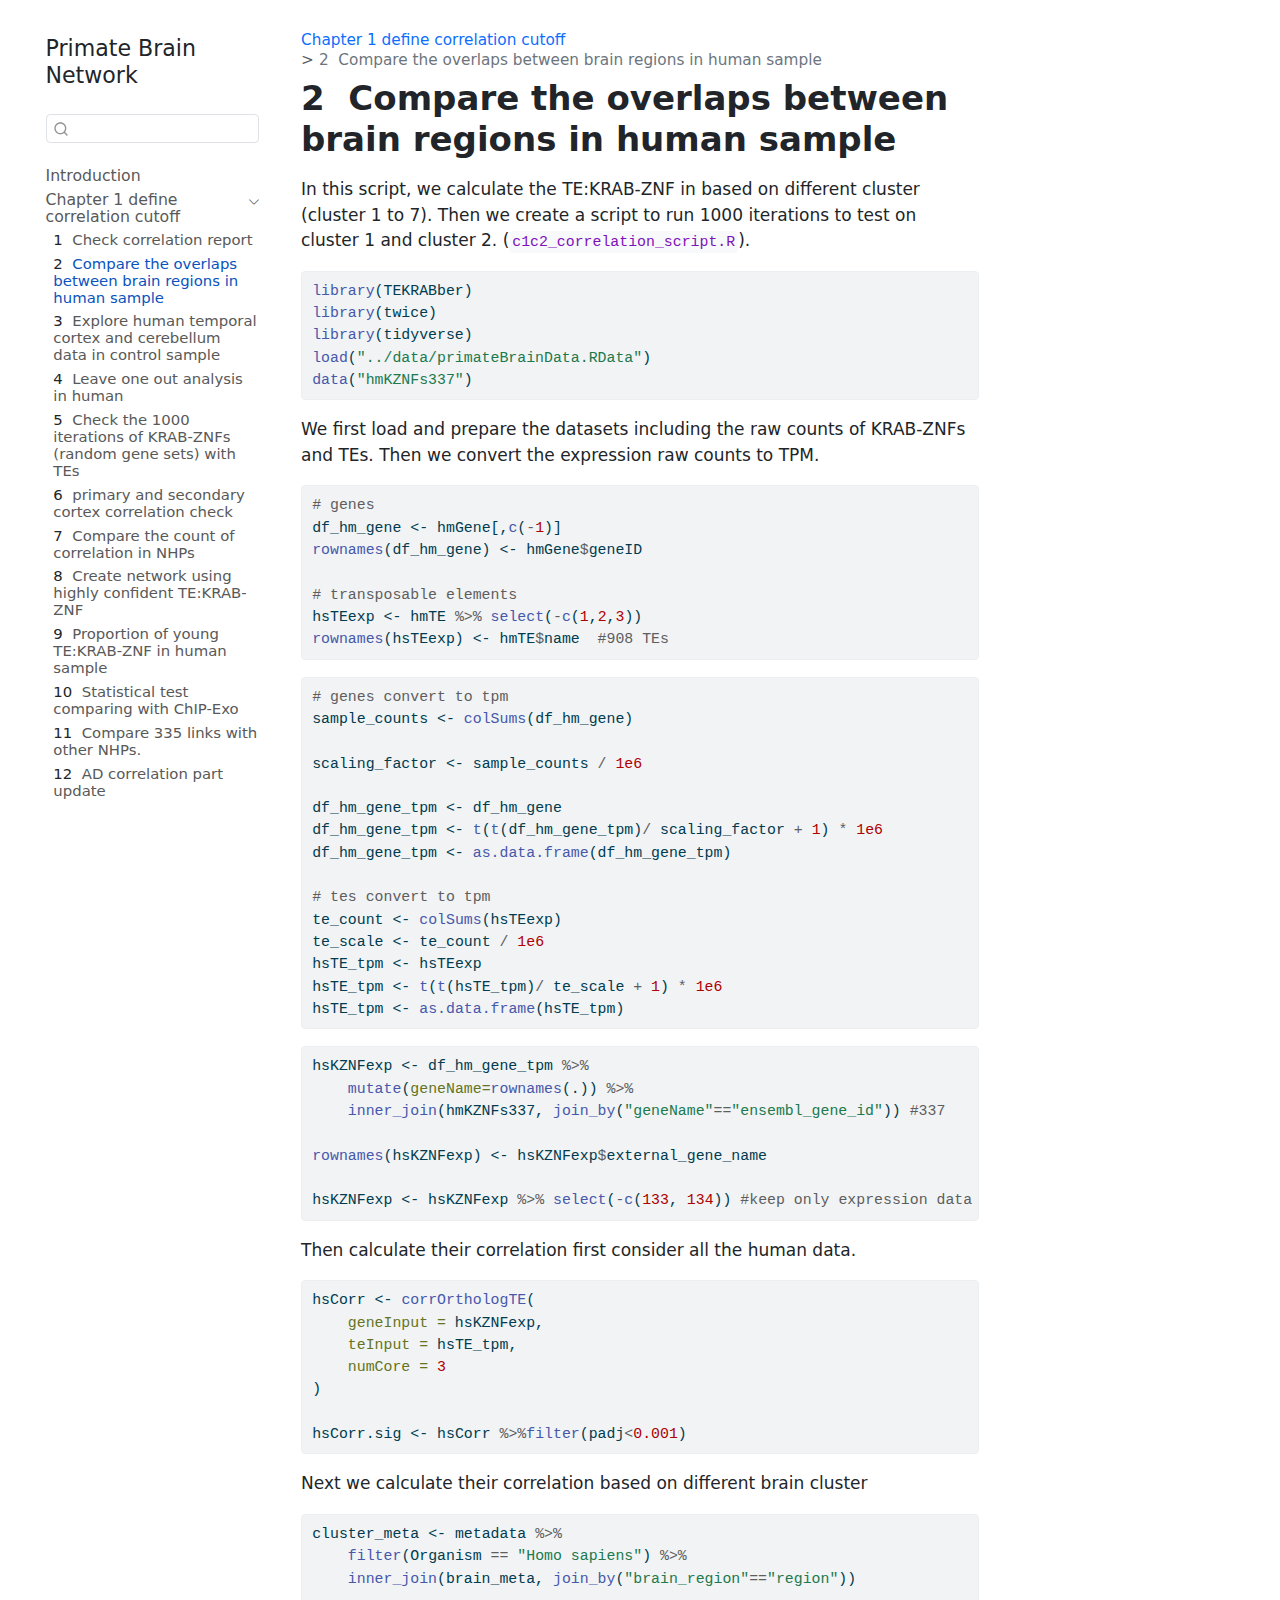
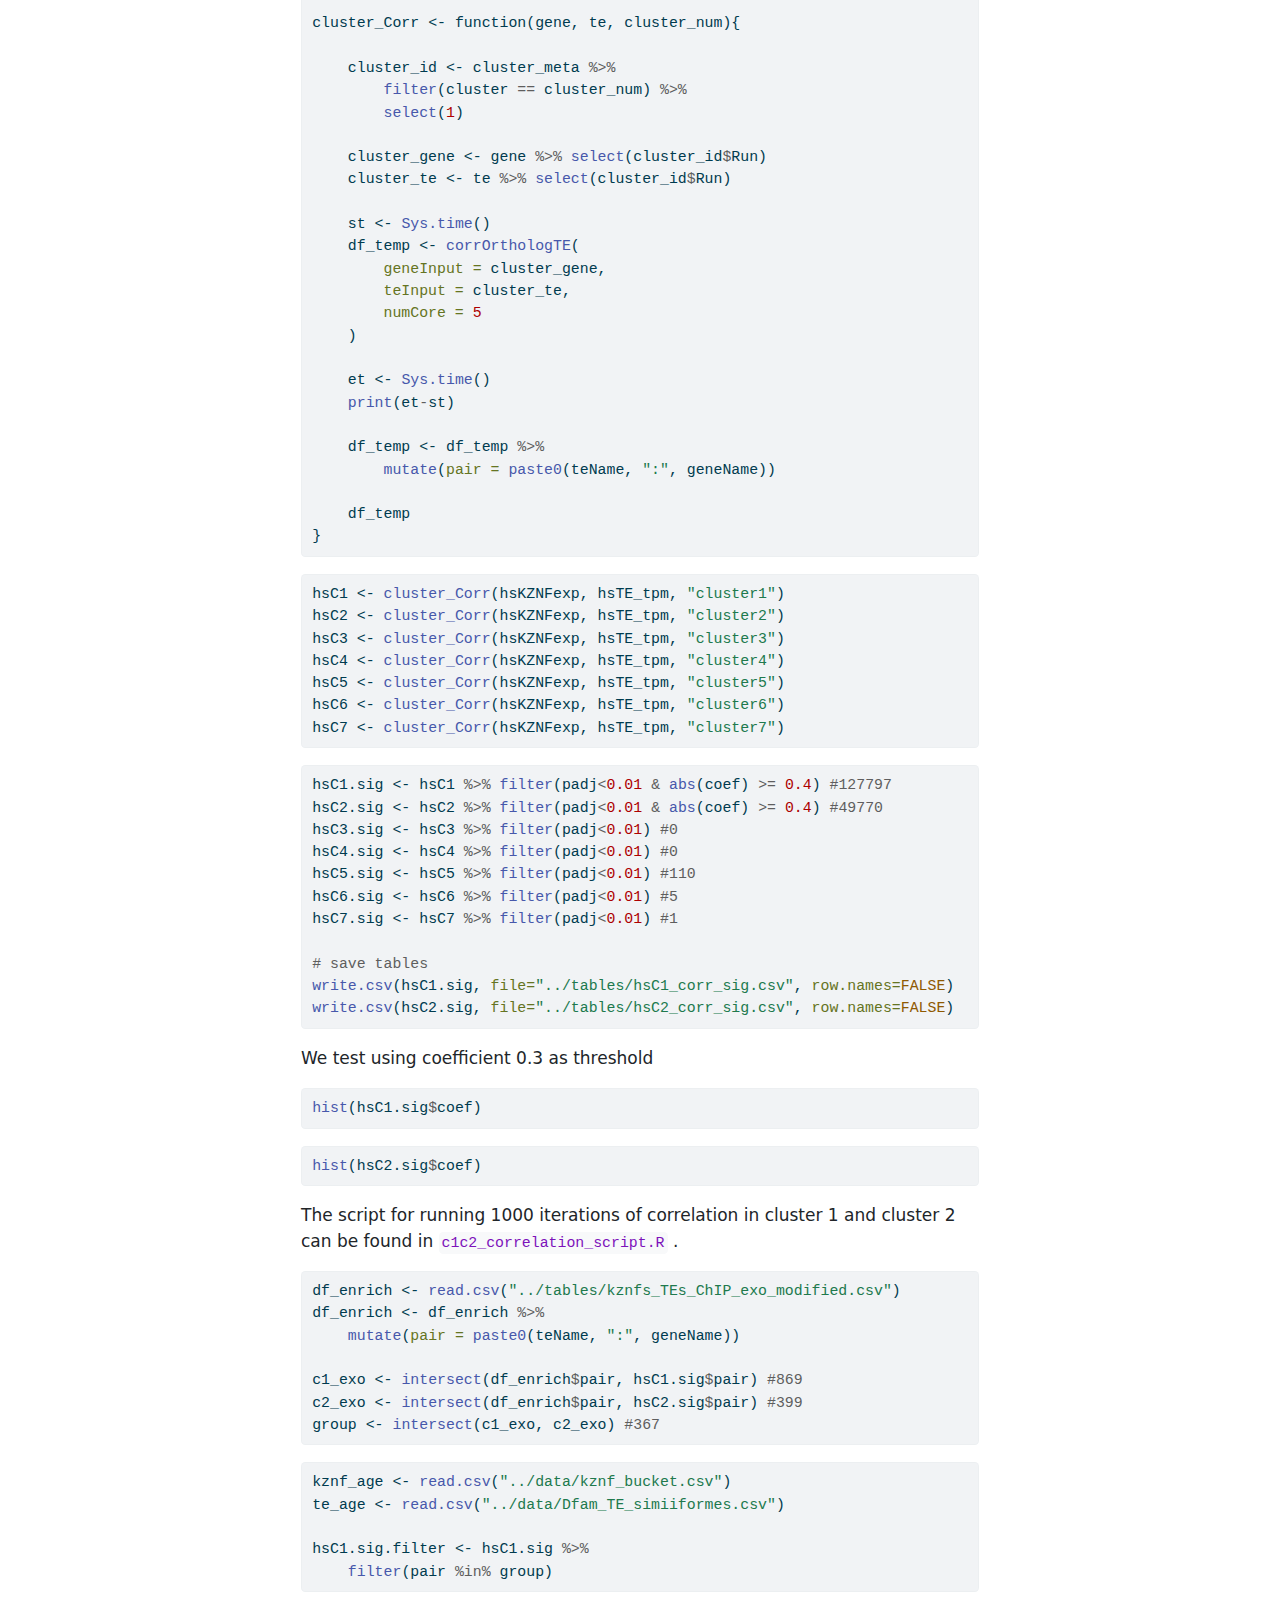
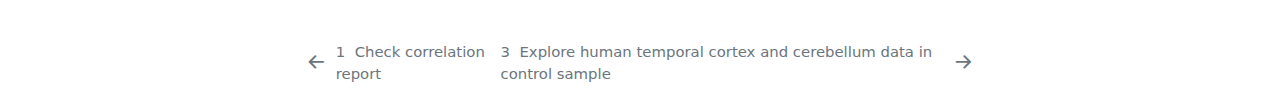
<file: _book/posts/F1_01_overlapped_correlations_across_species.html>
<!DOCTYPE html>
<html xmlns="http://www.w3.org/1999/xhtml" lang="en" xml:lang="en"><head>

<meta charset="utf-8">
<meta name="generator" content="quarto-1.4.550">

<meta name="viewport" content="width=device-width, initial-scale=1.0, user-scalable=yes">


<title>Primate Brain Network - 2&nbsp; Compare the overlaps between brain regions in human sample</title>
<style>
code{white-space: pre-wrap;}
span.smallcaps{font-variant: small-caps;}
div.columns{display: flex; gap: min(4vw, 1.5em);}
div.column{flex: auto; overflow-x: auto;}
div.hanging-indent{margin-left: 1.5em; text-indent: -1.5em;}
ul.task-list{list-style: none;}
ul.task-list li input[type="checkbox"] {
  width: 0.8em;
  margin: 0 0.8em 0.2em -1em; /* quarto-specific, see https://github.com/quarto-dev/quarto-cli/issues/4556 */ 
  vertical-align: middle;
}
/* CSS for syntax highlighting */
pre > code.sourceCode { white-space: pre; position: relative; }
pre > code.sourceCode > span { line-height: 1.25; }
pre > code.sourceCode > span:empty { height: 1.2em; }
.sourceCode { overflow: visible; }
code.sourceCode > span { color: inherit; text-decoration: inherit; }
div.sourceCode { margin: 1em 0; }
pre.sourceCode { margin: 0; }
@media screen {
div.sourceCode { overflow: auto; }
}
@media print {
pre > code.sourceCode { white-space: pre-wrap; }
pre > code.sourceCode > span { text-indent: -5em; padding-left: 5em; }
}
pre.numberSource code
  { counter-reset: source-line 0; }
pre.numberSource code > span
  { position: relative; left: -4em; counter-increment: source-line; }
pre.numberSource code > span > a:first-child::before
  { content: counter(source-line);
    position: relative; left: -1em; text-align: right; vertical-align: baseline;
    border: none; display: inline-block;
    -webkit-touch-callout: none; -webkit-user-select: none;
    -khtml-user-select: none; -moz-user-select: none;
    -ms-user-select: none; user-select: none;
    padding: 0 4px; width: 4em;
  }
pre.numberSource { margin-left: 3em;  padding-left: 4px; }
div.sourceCode
  {   }
@media screen {
pre > code.sourceCode > span > a:first-child::before { text-decoration: underline; }
}
</style>


<script src="../site_libs/quarto-nav/quarto-nav.js"></script>
<script src="../site_libs/quarto-nav/headroom.min.js"></script>
<script src="../site_libs/clipboard/clipboard.min.js"></script>
<script src="../site_libs/quarto-search/autocomplete.umd.js"></script>
<script src="../site_libs/quarto-search/fuse.min.js"></script>
<script src="../site_libs/quarto-search/quarto-search.js"></script>
<meta name="quarto:offset" content="../">
<link href="../posts/F1_02_overlapped_in_ADdata.html" rel="next">
<link href="../posts/F1_00_report.html" rel="prev">
<script src="../site_libs/quarto-html/quarto.js"></script>
<script src="../site_libs/quarto-html/popper.min.js"></script>
<script src="../site_libs/quarto-html/tippy.umd.min.js"></script>
<script src="../site_libs/quarto-html/anchor.min.js"></script>
<link href="../site_libs/quarto-html/tippy.css" rel="stylesheet">
<link href="../site_libs/quarto-html/quarto-syntax-highlighting.css" rel="stylesheet" id="quarto-text-highlighting-styles">
<script src="../site_libs/bootstrap/bootstrap.min.js"></script>
<link href="../site_libs/bootstrap/bootstrap-icons.css" rel="stylesheet">
<link href="../site_libs/bootstrap/bootstrap.min.css" rel="stylesheet" id="quarto-bootstrap" data-mode="light">
<script id="quarto-search-options" type="application/json">{
  "location": "sidebar",
  "copy-button": false,
  "collapse-after": 3,
  "panel-placement": "start",
  "type": "textbox",
  "limit": 50,
  "keyboard-shortcut": [
    "f",
    "/",
    "s"
  ],
  "show-item-context": false,
  "language": {
    "search-no-results-text": "No results",
    "search-matching-documents-text": "matching documents",
    "search-copy-link-title": "Copy link to search",
    "search-hide-matches-text": "Hide additional matches",
    "search-more-match-text": "more match in this document",
    "search-more-matches-text": "more matches in this document",
    "search-clear-button-title": "Clear",
    "search-text-placeholder": "",
    "search-detached-cancel-button-title": "Cancel",
    "search-submit-button-title": "Submit",
    "search-label": "Search"
  }
}</script>


</head>

<body class="nav-sidebar floating">

<div id="quarto-search-results"></div>
  <header id="quarto-header" class="headroom fixed-top">
  <nav class="quarto-secondary-nav">
    <div class="container-fluid d-flex">
      <button type="button" class="quarto-btn-toggle btn" data-bs-toggle="collapse" data-bs-target=".quarto-sidebar-collapse-item" aria-controls="quarto-sidebar" aria-expanded="false" aria-label="Toggle sidebar navigation" onclick="if (window.quartoToggleHeadroom) { window.quartoToggleHeadroom(); }">
        <i class="bi bi-layout-text-sidebar-reverse"></i>
      </button>
        <nav class="quarto-page-breadcrumbs" aria-label="breadcrumb"><ol class="breadcrumb"><li class="breadcrumb-item"><a href="../posts/F1_00_report.html">Chapter 1 define correlation cutoff</a></li><li class="breadcrumb-item"><a href="../posts/F1_01_overlapped_correlations_across_species.html"><span class="chapter-number">2</span>&nbsp; <span class="chapter-title">Compare the overlaps between brain regions in human sample</span></a></li></ol></nav>
        <a class="flex-grow-1" role="button" data-bs-toggle="collapse" data-bs-target=".quarto-sidebar-collapse-item" aria-controls="quarto-sidebar" aria-expanded="false" aria-label="Toggle sidebar navigation" onclick="if (window.quartoToggleHeadroom) { window.quartoToggleHeadroom(); }">      
        </a>
      <button type="button" class="btn quarto-search-button" aria-label="" onclick="window.quartoOpenSearch();">
        <i class="bi bi-search"></i>
      </button>
    </div>
  </nav>
</header>
<!-- content -->
<div id="quarto-content" class="quarto-container page-columns page-rows-contents page-layout-article">
<!-- sidebar -->
  <nav id="quarto-sidebar" class="sidebar collapse collapse-horizontal quarto-sidebar-collapse-item sidebar-navigation floating overflow-auto">
    <div class="pt-lg-2 mt-2 text-left sidebar-header">
    <div class="sidebar-title mb-0 py-0">
      <a href="../">Primate Brain Network</a> 
    </div>
      </div>
        <div class="mt-2 flex-shrink-0 align-items-center">
        <div class="sidebar-search">
        <div id="quarto-search" class="" title="Search"></div>
        </div>
        </div>
    <div class="sidebar-menu-container"> 
    <ul class="list-unstyled mt-1">
        <li class="sidebar-item">
  <div class="sidebar-item-container"> 
  <a href="../index.html" class="sidebar-item-text sidebar-link">
 <span class="menu-text">Introduction</span></a>
  </div>
</li>
        <li class="sidebar-item sidebar-item-section">
      <div class="sidebar-item-container"> 
            <a class="sidebar-item-text sidebar-link text-start" data-bs-toggle="collapse" data-bs-target="#quarto-sidebar-section-1" aria-expanded="true">
 <span class="menu-text">Chapter 1 define correlation cutoff</span></a>
          <a class="sidebar-item-toggle text-start" data-bs-toggle="collapse" data-bs-target="#quarto-sidebar-section-1" aria-expanded="true" aria-label="Toggle section">
            <i class="bi bi-chevron-right ms-2"></i>
          </a> 
      </div>
      <ul id="quarto-sidebar-section-1" class="collapse list-unstyled sidebar-section depth1 show">  
          <li class="sidebar-item">
  <div class="sidebar-item-container"> 
  <a href="../posts/F1_00_report.html" class="sidebar-item-text sidebar-link">
 <span class="menu-text"><span class="chapter-number">1</span>&nbsp; <span class="chapter-title">Check correlation report</span></span></a>
  </div>
</li>
          <li class="sidebar-item">
  <div class="sidebar-item-container"> 
  <a href="../posts/F1_01_overlapped_correlations_across_species.html" class="sidebar-item-text sidebar-link active">
 <span class="menu-text"><span class="chapter-number">2</span>&nbsp; <span class="chapter-title">Compare the overlaps between brain regions in human sample</span></span></a>
  </div>
</li>
          <li class="sidebar-item">
  <div class="sidebar-item-container"> 
  <a href="../posts/F1_02_overlapped_in_ADdata.html" class="sidebar-item-text sidebar-link">
 <span class="menu-text"><span class="chapter-number">3</span>&nbsp; <span class="chapter-title">Explore human temporal cortex and cerebellum data in control sample</span></span></a>
  </div>
</li>
          <li class="sidebar-item">
  <div class="sidebar-item-container"> 
  <a href="../posts/F1_03_leave_one_out_human.html" class="sidebar-item-text sidebar-link">
 <span class="menu-text"><span class="chapter-number">4</span>&nbsp; <span class="chapter-title">Leave one out analysis in human</span></span></a>
  </div>
</li>
          <li class="sidebar-item">
  <div class="sidebar-item-container"> 
  <a href="../posts/F1_04_01_correlation_NHPs.html" class="sidebar-item-text sidebar-link">
 <span class="menu-text"><span class="chapter-number">5</span>&nbsp; <span class="chapter-title">Check the 1000 iterations of KRAB-ZNFs (random gene sets) with TEs</span></span></a>
  </div>
</li>
          <li class="sidebar-item">
  <div class="sidebar-item-container"> 
  <a href="../posts/F1_04_c1_correlation_check.html" class="sidebar-item-text sidebar-link">
 <span class="menu-text"><span class="chapter-number">6</span>&nbsp; <span class="chapter-title">primary and secondary cortex correlation check</span></span></a>
  </div>
</li>
          <li class="sidebar-item">
  <div class="sidebar-item-container"> 
  <a href="../posts/F1_05_amount_correlation_NHPs.html" class="sidebar-item-text sidebar-link">
 <span class="menu-text"><span class="chapter-number">7</span>&nbsp; <span class="chapter-title">Compare the count of correlation in NHPs</span></span></a>
  </div>
</li>
          <li class="sidebar-item">
  <div class="sidebar-item-container"> 
  <a href="../posts/F1_06_c1c2_network.html" class="sidebar-item-text sidebar-link">
 <span class="menu-text"><span class="chapter-number">8</span>&nbsp; <span class="chapter-title">Create network using highly confident TE:KRAB-ZNF</span></span></a>
  </div>
</li>
          <li class="sidebar-item">
  <div class="sidebar-item-container"> 
  <a href="../posts/F2_01_youngLink_barplot.html" class="sidebar-item-text sidebar-link">
 <span class="menu-text"><span class="chapter-number">9</span>&nbsp; <span class="chapter-title">Proportion of young TE:KRAB-ZNF in human sample</span></span></a>
  </div>
</li>
          <li class="sidebar-item">
  <div class="sidebar-item-container"> 
  <a href="../posts/F3_statistical_test_with_ChIPExo.html" class="sidebar-item-text sidebar-link">
 <span class="menu-text"><span class="chapter-number">10</span>&nbsp; <span class="chapter-title">Statistical test comparing with ChIP-Exo</span></span></a>
  </div>
</li>
          <li class="sidebar-item">
  <div class="sidebar-item-container"> 
  <a href="../posts/F5_01_analyze335network.html" class="sidebar-item-text sidebar-link">
 <span class="menu-text"><span class="chapter-number">11</span>&nbsp; <span class="chapter-title">Compare 335 links with other NHPs.</span></span></a>
  </div>
</li>
          <li class="sidebar-item">
  <div class="sidebar-item-container"> 
  <a href="../posts/F7_01_ADcorrelation.html" class="sidebar-item-text sidebar-link">
 <span class="menu-text"><span class="chapter-number">12</span>&nbsp; <span class="chapter-title">AD correlation part update</span></span></a>
  </div>
</li>
      </ul>
  </li>
    </ul>
    </div>
</nav>
<div id="quarto-sidebar-glass" class="quarto-sidebar-collapse-item" data-bs-toggle="collapse" data-bs-target=".quarto-sidebar-collapse-item"></div>
<!-- margin-sidebar -->
    <div id="quarto-margin-sidebar" class="sidebar margin-sidebar">
        
    </div>
<!-- main -->
<main class="content" id="quarto-document-content">

<header id="title-block-header" class="quarto-title-block default"><nav class="quarto-page-breadcrumbs quarto-title-breadcrumbs d-none d-lg-block" aria-label="breadcrumb"><ol class="breadcrumb"><li class="breadcrumb-item"><a href="../posts/F1_00_report.html">Chapter 1 define correlation cutoff</a></li><li class="breadcrumb-item"><a href="../posts/F1_01_overlapped_correlations_across_species.html"><span class="chapter-number">2</span>&nbsp; <span class="chapter-title">Compare the overlaps between brain regions in human sample</span></a></li></ol></nav>
<div class="quarto-title">
<h1 class="title"><span class="chapter-number">2</span>&nbsp; <span class="chapter-title">Compare the overlaps between brain regions in human sample</span></h1>
</div>



<div class="quarto-title-meta">

    
  
    
  </div>
  


</header>


<p>In this script, we calculate the TE:KRAB-ZNF in based on different cluster (cluster 1 to 7). Then we create a script to run 1000 iterations to test on cluster 1 and cluster 2. (<code>c1c2_correlation_script.R</code>).</p>
<div class="cell">
<div class="sourceCode cell-code" id="cb1"><pre class="sourceCode r code-with-copy"><code class="sourceCode r"><span id="cb1-1"><a href="#cb1-1" aria-hidden="true" tabindex="-1"></a><span class="fu">library</span>(TEKRABber)</span>
<span id="cb1-2"><a href="#cb1-2" aria-hidden="true" tabindex="-1"></a><span class="fu">library</span>(twice)</span>
<span id="cb1-3"><a href="#cb1-3" aria-hidden="true" tabindex="-1"></a><span class="fu">library</span>(tidyverse)</span>
<span id="cb1-4"><a href="#cb1-4" aria-hidden="true" tabindex="-1"></a><span class="fu">load</span>(<span class="st">"../data/primateBrainData.RData"</span>)</span>
<span id="cb1-5"><a href="#cb1-5" aria-hidden="true" tabindex="-1"></a><span class="fu">data</span>(<span class="st">"hmKZNFs337"</span>)</span></code><button title="Copy to Clipboard" class="code-copy-button"><i class="bi"></i></button></pre></div>
</div>
<p>We first load and prepare the datasets including the raw counts of KRAB-ZNFs and TEs. Then we convert the expression raw counts to TPM.</p>
<div class="cell">
<div class="sourceCode cell-code" id="cb2"><pre class="sourceCode r code-with-copy"><code class="sourceCode r"><span id="cb2-1"><a href="#cb2-1" aria-hidden="true" tabindex="-1"></a><span class="co"># genes</span></span>
<span id="cb2-2"><a href="#cb2-2" aria-hidden="true" tabindex="-1"></a>df_hm_gene <span class="ot">&lt;-</span> hmGene[,<span class="fu">c</span>(<span class="sc">-</span><span class="dv">1</span>)]</span>
<span id="cb2-3"><a href="#cb2-3" aria-hidden="true" tabindex="-1"></a><span class="fu">rownames</span>(df_hm_gene) <span class="ot">&lt;-</span> hmGene<span class="sc">$</span>geneID</span>
<span id="cb2-4"><a href="#cb2-4" aria-hidden="true" tabindex="-1"></a></span>
<span id="cb2-5"><a href="#cb2-5" aria-hidden="true" tabindex="-1"></a><span class="co"># transposable elements</span></span>
<span id="cb2-6"><a href="#cb2-6" aria-hidden="true" tabindex="-1"></a>hsTEexp <span class="ot">&lt;-</span> hmTE <span class="sc">%&gt;%</span> <span class="fu">select</span>(<span class="sc">-</span><span class="fu">c</span>(<span class="dv">1</span>,<span class="dv">2</span>,<span class="dv">3</span>))</span>
<span id="cb2-7"><a href="#cb2-7" aria-hidden="true" tabindex="-1"></a><span class="fu">rownames</span>(hsTEexp) <span class="ot">&lt;-</span> hmTE<span class="sc">$</span>name  <span class="co">#908 TEs</span></span></code><button title="Copy to Clipboard" class="code-copy-button"><i class="bi"></i></button></pre></div>
</div>
<div class="cell">
<div class="sourceCode cell-code" id="cb3"><pre class="sourceCode r code-with-copy"><code class="sourceCode r"><span id="cb3-1"><a href="#cb3-1" aria-hidden="true" tabindex="-1"></a><span class="co"># genes convert to tpm</span></span>
<span id="cb3-2"><a href="#cb3-2" aria-hidden="true" tabindex="-1"></a>sample_counts <span class="ot">&lt;-</span> <span class="fu">colSums</span>(df_hm_gene)</span>
<span id="cb3-3"><a href="#cb3-3" aria-hidden="true" tabindex="-1"></a></span>
<span id="cb3-4"><a href="#cb3-4" aria-hidden="true" tabindex="-1"></a>scaling_factor <span class="ot">&lt;-</span> sample_counts <span class="sc">/</span> <span class="fl">1e6</span></span>
<span id="cb3-5"><a href="#cb3-5" aria-hidden="true" tabindex="-1"></a></span>
<span id="cb3-6"><a href="#cb3-6" aria-hidden="true" tabindex="-1"></a>df_hm_gene_tpm <span class="ot">&lt;-</span> df_hm_gene</span>
<span id="cb3-7"><a href="#cb3-7" aria-hidden="true" tabindex="-1"></a>df_hm_gene_tpm <span class="ot">&lt;-</span> <span class="fu">t</span>(<span class="fu">t</span>(df_hm_gene_tpm)<span class="sc">/</span> scaling_factor <span class="sc">+</span> <span class="dv">1</span>) <span class="sc">*</span> <span class="fl">1e6</span></span>
<span id="cb3-8"><a href="#cb3-8" aria-hidden="true" tabindex="-1"></a>df_hm_gene_tpm <span class="ot">&lt;-</span> <span class="fu">as.data.frame</span>(df_hm_gene_tpm)</span>
<span id="cb3-9"><a href="#cb3-9" aria-hidden="true" tabindex="-1"></a></span>
<span id="cb3-10"><a href="#cb3-10" aria-hidden="true" tabindex="-1"></a><span class="co"># tes convert to tpm</span></span>
<span id="cb3-11"><a href="#cb3-11" aria-hidden="true" tabindex="-1"></a>te_count <span class="ot">&lt;-</span> <span class="fu">colSums</span>(hsTEexp)</span>
<span id="cb3-12"><a href="#cb3-12" aria-hidden="true" tabindex="-1"></a>te_scale <span class="ot">&lt;-</span> te_count <span class="sc">/</span> <span class="fl">1e6</span></span>
<span id="cb3-13"><a href="#cb3-13" aria-hidden="true" tabindex="-1"></a>hsTE_tpm <span class="ot">&lt;-</span> hsTEexp</span>
<span id="cb3-14"><a href="#cb3-14" aria-hidden="true" tabindex="-1"></a>hsTE_tpm <span class="ot">&lt;-</span> <span class="fu">t</span>(<span class="fu">t</span>(hsTE_tpm)<span class="sc">/</span> te_scale <span class="sc">+</span> <span class="dv">1</span>) <span class="sc">*</span> <span class="fl">1e6</span></span>
<span id="cb3-15"><a href="#cb3-15" aria-hidden="true" tabindex="-1"></a>hsTE_tpm <span class="ot">&lt;-</span> <span class="fu">as.data.frame</span>(hsTE_tpm)</span></code><button title="Copy to Clipboard" class="code-copy-button"><i class="bi"></i></button></pre></div>
</div>
<div class="cell">
<div class="sourceCode cell-code" id="cb4"><pre class="sourceCode r code-with-copy"><code class="sourceCode r"><span id="cb4-1"><a href="#cb4-1" aria-hidden="true" tabindex="-1"></a>hsKZNFexp <span class="ot">&lt;-</span> df_hm_gene_tpm <span class="sc">%&gt;%</span></span>
<span id="cb4-2"><a href="#cb4-2" aria-hidden="true" tabindex="-1"></a>    <span class="fu">mutate</span>(<span class="at">geneName=</span><span class="fu">rownames</span>(.)) <span class="sc">%&gt;%</span></span>
<span id="cb4-3"><a href="#cb4-3" aria-hidden="true" tabindex="-1"></a>    <span class="fu">inner_join</span>(hmKZNFs337, <span class="fu">join_by</span>(<span class="st">"geneName"</span><span class="sc">==</span><span class="st">"ensembl_gene_id"</span>)) <span class="co">#337</span></span>
<span id="cb4-4"><a href="#cb4-4" aria-hidden="true" tabindex="-1"></a></span>
<span id="cb4-5"><a href="#cb4-5" aria-hidden="true" tabindex="-1"></a><span class="fu">rownames</span>(hsKZNFexp) <span class="ot">&lt;-</span> hsKZNFexp<span class="sc">$</span>external_gene_name</span>
<span id="cb4-6"><a href="#cb4-6" aria-hidden="true" tabindex="-1"></a></span>
<span id="cb4-7"><a href="#cb4-7" aria-hidden="true" tabindex="-1"></a>hsKZNFexp <span class="ot">&lt;-</span> hsKZNFexp <span class="sc">%&gt;%</span> <span class="fu">select</span>(<span class="sc">-</span><span class="fu">c</span>(<span class="dv">133</span>, <span class="dv">134</span>)) <span class="co">#keep only expression data</span></span></code><button title="Copy to Clipboard" class="code-copy-button"><i class="bi"></i></button></pre></div>
</div>
<p>Then calculate their correlation first consider all the human data.</p>
<div class="cell">
<div class="sourceCode cell-code" id="cb5"><pre class="sourceCode r code-with-copy"><code class="sourceCode r"><span id="cb5-1"><a href="#cb5-1" aria-hidden="true" tabindex="-1"></a>hsCorr <span class="ot">&lt;-</span> <span class="fu">corrOrthologTE</span>(</span>
<span id="cb5-2"><a href="#cb5-2" aria-hidden="true" tabindex="-1"></a>    <span class="at">geneInput =</span> hsKZNFexp,</span>
<span id="cb5-3"><a href="#cb5-3" aria-hidden="true" tabindex="-1"></a>    <span class="at">teInput =</span> hsTE_tpm,</span>
<span id="cb5-4"><a href="#cb5-4" aria-hidden="true" tabindex="-1"></a>    <span class="at">numCore =</span> <span class="dv">3</span></span>
<span id="cb5-5"><a href="#cb5-5" aria-hidden="true" tabindex="-1"></a>)</span>
<span id="cb5-6"><a href="#cb5-6" aria-hidden="true" tabindex="-1"></a></span>
<span id="cb5-7"><a href="#cb5-7" aria-hidden="true" tabindex="-1"></a>hsCorr.sig <span class="ot">&lt;-</span> hsCorr <span class="sc">%&gt;%</span><span class="fu">filter</span>(padj<span class="sc">&lt;</span><span class="fl">0.001</span>)</span></code><button title="Copy to Clipboard" class="code-copy-button"><i class="bi"></i></button></pre></div>
</div>
<p>Next we calculate their correlation based on different brain cluster</p>
<div class="cell">
<div class="sourceCode cell-code" id="cb6"><pre class="sourceCode r code-with-copy"><code class="sourceCode r"><span id="cb6-1"><a href="#cb6-1" aria-hidden="true" tabindex="-1"></a>cluster_meta <span class="ot">&lt;-</span> metadata <span class="sc">%&gt;%</span> </span>
<span id="cb6-2"><a href="#cb6-2" aria-hidden="true" tabindex="-1"></a>    <span class="fu">filter</span>(Organism <span class="sc">==</span> <span class="st">"Homo sapiens"</span>) <span class="sc">%&gt;%</span></span>
<span id="cb6-3"><a href="#cb6-3" aria-hidden="true" tabindex="-1"></a>    <span class="fu">inner_join</span>(brain_meta, <span class="fu">join_by</span>(<span class="st">"brain_region"</span><span class="sc">==</span><span class="st">"region"</span>))</span>
<span id="cb6-4"><a href="#cb6-4" aria-hidden="true" tabindex="-1"></a></span>
<span id="cb6-5"><a href="#cb6-5" aria-hidden="true" tabindex="-1"></a>cluster_Corr <span class="ot">&lt;-</span> <span class="cf">function</span>(gene, te, cluster_num){</span>
<span id="cb6-6"><a href="#cb6-6" aria-hidden="true" tabindex="-1"></a>    </span>
<span id="cb6-7"><a href="#cb6-7" aria-hidden="true" tabindex="-1"></a>    cluster_id <span class="ot">&lt;-</span> cluster_meta <span class="sc">%&gt;%</span> </span>
<span id="cb6-8"><a href="#cb6-8" aria-hidden="true" tabindex="-1"></a>        <span class="fu">filter</span>(cluster <span class="sc">==</span> cluster_num) <span class="sc">%&gt;%</span></span>
<span id="cb6-9"><a href="#cb6-9" aria-hidden="true" tabindex="-1"></a>        <span class="fu">select</span>(<span class="dv">1</span>)</span>
<span id="cb6-10"><a href="#cb6-10" aria-hidden="true" tabindex="-1"></a>    </span>
<span id="cb6-11"><a href="#cb6-11" aria-hidden="true" tabindex="-1"></a>    cluster_gene <span class="ot">&lt;-</span> gene <span class="sc">%&gt;%</span> <span class="fu">select</span>(cluster_id<span class="sc">$</span>Run)</span>
<span id="cb6-12"><a href="#cb6-12" aria-hidden="true" tabindex="-1"></a>    cluster_te <span class="ot">&lt;-</span> te <span class="sc">%&gt;%</span> <span class="fu">select</span>(cluster_id<span class="sc">$</span>Run)</span>
<span id="cb6-13"><a href="#cb6-13" aria-hidden="true" tabindex="-1"></a>    </span>
<span id="cb6-14"><a href="#cb6-14" aria-hidden="true" tabindex="-1"></a>    st <span class="ot">&lt;-</span> <span class="fu">Sys.time</span>()</span>
<span id="cb6-15"><a href="#cb6-15" aria-hidden="true" tabindex="-1"></a>    df_temp <span class="ot">&lt;-</span> <span class="fu">corrOrthologTE</span>(</span>
<span id="cb6-16"><a href="#cb6-16" aria-hidden="true" tabindex="-1"></a>        <span class="at">geneInput =</span> cluster_gene,</span>
<span id="cb6-17"><a href="#cb6-17" aria-hidden="true" tabindex="-1"></a>        <span class="at">teInput =</span> cluster_te,</span>
<span id="cb6-18"><a href="#cb6-18" aria-hidden="true" tabindex="-1"></a>        <span class="at">numCore =</span> <span class="dv">5</span></span>
<span id="cb6-19"><a href="#cb6-19" aria-hidden="true" tabindex="-1"></a>    )</span>
<span id="cb6-20"><a href="#cb6-20" aria-hidden="true" tabindex="-1"></a>    </span>
<span id="cb6-21"><a href="#cb6-21" aria-hidden="true" tabindex="-1"></a>    et <span class="ot">&lt;-</span> <span class="fu">Sys.time</span>()</span>
<span id="cb6-22"><a href="#cb6-22" aria-hidden="true" tabindex="-1"></a>    <span class="fu">print</span>(et<span class="sc">-</span>st)</span>
<span id="cb6-23"><a href="#cb6-23" aria-hidden="true" tabindex="-1"></a>    </span>
<span id="cb6-24"><a href="#cb6-24" aria-hidden="true" tabindex="-1"></a>    df_temp <span class="ot">&lt;-</span> df_temp <span class="sc">%&gt;%</span></span>
<span id="cb6-25"><a href="#cb6-25" aria-hidden="true" tabindex="-1"></a>        <span class="fu">mutate</span>(<span class="at">pair =</span> <span class="fu">paste0</span>(teName, <span class="st">":"</span>, geneName))</span>
<span id="cb6-26"><a href="#cb6-26" aria-hidden="true" tabindex="-1"></a>    </span>
<span id="cb6-27"><a href="#cb6-27" aria-hidden="true" tabindex="-1"></a>    df_temp</span>
<span id="cb6-28"><a href="#cb6-28" aria-hidden="true" tabindex="-1"></a>}</span></code><button title="Copy to Clipboard" class="code-copy-button"><i class="bi"></i></button></pre></div>
</div>
<div class="cell">
<div class="sourceCode cell-code" id="cb7"><pre class="sourceCode r code-with-copy"><code class="sourceCode r"><span id="cb7-1"><a href="#cb7-1" aria-hidden="true" tabindex="-1"></a>hsC1 <span class="ot">&lt;-</span> <span class="fu">cluster_Corr</span>(hsKZNFexp, hsTE_tpm, <span class="st">"cluster1"</span>)</span>
<span id="cb7-2"><a href="#cb7-2" aria-hidden="true" tabindex="-1"></a>hsC2 <span class="ot">&lt;-</span> <span class="fu">cluster_Corr</span>(hsKZNFexp, hsTE_tpm, <span class="st">"cluster2"</span>)</span>
<span id="cb7-3"><a href="#cb7-3" aria-hidden="true" tabindex="-1"></a>hsC3 <span class="ot">&lt;-</span> <span class="fu">cluster_Corr</span>(hsKZNFexp, hsTE_tpm, <span class="st">"cluster3"</span>)</span>
<span id="cb7-4"><a href="#cb7-4" aria-hidden="true" tabindex="-1"></a>hsC4 <span class="ot">&lt;-</span> <span class="fu">cluster_Corr</span>(hsKZNFexp, hsTE_tpm, <span class="st">"cluster4"</span>)</span>
<span id="cb7-5"><a href="#cb7-5" aria-hidden="true" tabindex="-1"></a>hsC5 <span class="ot">&lt;-</span> <span class="fu">cluster_Corr</span>(hsKZNFexp, hsTE_tpm, <span class="st">"cluster5"</span>)</span>
<span id="cb7-6"><a href="#cb7-6" aria-hidden="true" tabindex="-1"></a>hsC6 <span class="ot">&lt;-</span> <span class="fu">cluster_Corr</span>(hsKZNFexp, hsTE_tpm, <span class="st">"cluster6"</span>)</span>
<span id="cb7-7"><a href="#cb7-7" aria-hidden="true" tabindex="-1"></a>hsC7 <span class="ot">&lt;-</span> <span class="fu">cluster_Corr</span>(hsKZNFexp, hsTE_tpm, <span class="st">"cluster7"</span>)</span></code><button title="Copy to Clipboard" class="code-copy-button"><i class="bi"></i></button></pre></div>
</div>
<div class="cell">
<div class="sourceCode cell-code" id="cb8"><pre class="sourceCode r code-with-copy"><code class="sourceCode r"><span id="cb8-1"><a href="#cb8-1" aria-hidden="true" tabindex="-1"></a>hsC1.sig <span class="ot">&lt;-</span> hsC1 <span class="sc">%&gt;%</span> <span class="fu">filter</span>(padj<span class="sc">&lt;</span><span class="fl">0.01</span> <span class="sc">&amp;</span> <span class="fu">abs</span>(coef) <span class="sc">&gt;=</span> <span class="fl">0.4</span>) <span class="co">#127797</span></span>
<span id="cb8-2"><a href="#cb8-2" aria-hidden="true" tabindex="-1"></a>hsC2.sig <span class="ot">&lt;-</span> hsC2 <span class="sc">%&gt;%</span> <span class="fu">filter</span>(padj<span class="sc">&lt;</span><span class="fl">0.01</span> <span class="sc">&amp;</span> <span class="fu">abs</span>(coef) <span class="sc">&gt;=</span> <span class="fl">0.4</span>) <span class="co">#49770</span></span>
<span id="cb8-3"><a href="#cb8-3" aria-hidden="true" tabindex="-1"></a>hsC3.sig <span class="ot">&lt;-</span> hsC3 <span class="sc">%&gt;%</span> <span class="fu">filter</span>(padj<span class="sc">&lt;</span><span class="fl">0.01</span>) <span class="co">#0</span></span>
<span id="cb8-4"><a href="#cb8-4" aria-hidden="true" tabindex="-1"></a>hsC4.sig <span class="ot">&lt;-</span> hsC4 <span class="sc">%&gt;%</span> <span class="fu">filter</span>(padj<span class="sc">&lt;</span><span class="fl">0.01</span>) <span class="co">#0</span></span>
<span id="cb8-5"><a href="#cb8-5" aria-hidden="true" tabindex="-1"></a>hsC5.sig <span class="ot">&lt;-</span> hsC5 <span class="sc">%&gt;%</span> <span class="fu">filter</span>(padj<span class="sc">&lt;</span><span class="fl">0.01</span>) <span class="co">#110</span></span>
<span id="cb8-6"><a href="#cb8-6" aria-hidden="true" tabindex="-1"></a>hsC6.sig <span class="ot">&lt;-</span> hsC6 <span class="sc">%&gt;%</span> <span class="fu">filter</span>(padj<span class="sc">&lt;</span><span class="fl">0.01</span>) <span class="co">#5</span></span>
<span id="cb8-7"><a href="#cb8-7" aria-hidden="true" tabindex="-1"></a>hsC7.sig <span class="ot">&lt;-</span> hsC7 <span class="sc">%&gt;%</span> <span class="fu">filter</span>(padj<span class="sc">&lt;</span><span class="fl">0.01</span>) <span class="co">#1</span></span>
<span id="cb8-8"><a href="#cb8-8" aria-hidden="true" tabindex="-1"></a></span>
<span id="cb8-9"><a href="#cb8-9" aria-hidden="true" tabindex="-1"></a><span class="co"># save tables</span></span>
<span id="cb8-10"><a href="#cb8-10" aria-hidden="true" tabindex="-1"></a><span class="fu">write.csv</span>(hsC1.sig, <span class="at">file=</span><span class="st">"../tables/hsC1_corr_sig.csv"</span>, <span class="at">row.names=</span><span class="cn">FALSE</span>)</span>
<span id="cb8-11"><a href="#cb8-11" aria-hidden="true" tabindex="-1"></a><span class="fu">write.csv</span>(hsC2.sig, <span class="at">file=</span><span class="st">"../tables/hsC2_corr_sig.csv"</span>, <span class="at">row.names=</span><span class="cn">FALSE</span>)</span></code><button title="Copy to Clipboard" class="code-copy-button"><i class="bi"></i></button></pre></div>
</div>
<p>We test using coefficient 0.3 as threshold</p>
<div class="cell">
<div class="sourceCode cell-code" id="cb9"><pre class="sourceCode r code-with-copy"><code class="sourceCode r"><span id="cb9-1"><a href="#cb9-1" aria-hidden="true" tabindex="-1"></a><span class="fu">hist</span>(hsC1.sig<span class="sc">$</span>coef)</span></code><button title="Copy to Clipboard" class="code-copy-button"><i class="bi"></i></button></pre></div>
</div>
<div class="cell">
<div class="sourceCode cell-code" id="cb10"><pre class="sourceCode r code-with-copy"><code class="sourceCode r"><span id="cb10-1"><a href="#cb10-1" aria-hidden="true" tabindex="-1"></a><span class="fu">hist</span>(hsC2.sig<span class="sc">$</span>coef)</span></code><button title="Copy to Clipboard" class="code-copy-button"><i class="bi"></i></button></pre></div>
</div>
<p>The script for running 1000 iterations of correlation in cluster 1 and cluster 2 can be found in <code>c1c2_correlation_script.R</code> .</p>
<div class="cell">
<div class="sourceCode cell-code" id="cb11"><pre class="sourceCode r code-with-copy"><code class="sourceCode r"><span id="cb11-1"><a href="#cb11-1" aria-hidden="true" tabindex="-1"></a>df_enrich <span class="ot">&lt;-</span> <span class="fu">read.csv</span>(<span class="st">"../tables/kznfs_TEs_ChIP_exo_modified.csv"</span>)</span>
<span id="cb11-2"><a href="#cb11-2" aria-hidden="true" tabindex="-1"></a>df_enrich <span class="ot">&lt;-</span> df_enrich <span class="sc">%&gt;%</span></span>
<span id="cb11-3"><a href="#cb11-3" aria-hidden="true" tabindex="-1"></a>    <span class="fu">mutate</span>(<span class="at">pair =</span> <span class="fu">paste0</span>(teName, <span class="st">":"</span>, geneName))</span>
<span id="cb11-4"><a href="#cb11-4" aria-hidden="true" tabindex="-1"></a></span>
<span id="cb11-5"><a href="#cb11-5" aria-hidden="true" tabindex="-1"></a>c1_exo <span class="ot">&lt;-</span> <span class="fu">intersect</span>(df_enrich<span class="sc">$</span>pair, hsC1.sig<span class="sc">$</span>pair) <span class="co">#869</span></span>
<span id="cb11-6"><a href="#cb11-6" aria-hidden="true" tabindex="-1"></a>c2_exo <span class="ot">&lt;-</span> <span class="fu">intersect</span>(df_enrich<span class="sc">$</span>pair, hsC2.sig<span class="sc">$</span>pair) <span class="co">#399</span></span>
<span id="cb11-7"><a href="#cb11-7" aria-hidden="true" tabindex="-1"></a>group <span class="ot">&lt;-</span> <span class="fu">intersect</span>(c1_exo, c2_exo) <span class="co">#367</span></span></code><button title="Copy to Clipboard" class="code-copy-button"><i class="bi"></i></button></pre></div>
</div>
<div class="cell">
<div class="sourceCode cell-code" id="cb12"><pre class="sourceCode r code-with-copy"><code class="sourceCode r"><span id="cb12-1"><a href="#cb12-1" aria-hidden="true" tabindex="-1"></a>kznf_age <span class="ot">&lt;-</span> <span class="fu">read.csv</span>(<span class="st">"../data/kznf_bucket.csv"</span>)</span>
<span id="cb12-2"><a href="#cb12-2" aria-hidden="true" tabindex="-1"></a>te_age <span class="ot">&lt;-</span> <span class="fu">read.csv</span>(<span class="st">"../data/Dfam_TE_simiiformes.csv"</span>)</span>
<span id="cb12-3"><a href="#cb12-3" aria-hidden="true" tabindex="-1"></a></span>
<span id="cb12-4"><a href="#cb12-4" aria-hidden="true" tabindex="-1"></a>hsC1.sig.filter <span class="ot">&lt;-</span> hsC1.sig <span class="sc">%&gt;%</span></span>
<span id="cb12-5"><a href="#cb12-5" aria-hidden="true" tabindex="-1"></a>    <span class="fu">filter</span>(pair <span class="sc">%in%</span> group) </span></code><button title="Copy to Clipboard" class="code-copy-button"><i class="bi"></i></button></pre></div>
</div>



</main> <!-- /main -->
<script id="quarto-html-after-body" type="application/javascript">
window.document.addEventListener("DOMContentLoaded", function (event) {
  const toggleBodyColorMode = (bsSheetEl) => {
    const mode = bsSheetEl.getAttribute("data-mode");
    const bodyEl = window.document.querySelector("body");
    if (mode === "dark") {
      bodyEl.classList.add("quarto-dark");
      bodyEl.classList.remove("quarto-light");
    } else {
      bodyEl.classList.add("quarto-light");
      bodyEl.classList.remove("quarto-dark");
    }
  }
  const toggleBodyColorPrimary = () => {
    const bsSheetEl = window.document.querySelector("link#quarto-bootstrap");
    if (bsSheetEl) {
      toggleBodyColorMode(bsSheetEl);
    }
  }
  toggleBodyColorPrimary();  
  const icon = "";
  const anchorJS = new window.AnchorJS();
  anchorJS.options = {
    placement: 'right',
    icon: icon
  };
  anchorJS.add('.anchored');
  const isCodeAnnotation = (el) => {
    for (const clz of el.classList) {
      if (clz.startsWith('code-annotation-')) {                     
        return true;
      }
    }
    return false;
  }
  const clipboard = new window.ClipboardJS('.code-copy-button', {
    text: function(trigger) {
      const codeEl = trigger.previousElementSibling.cloneNode(true);
      for (const childEl of codeEl.children) {
        if (isCodeAnnotation(childEl)) {
          childEl.remove();
        }
      }
      return codeEl.innerText;
    }
  });
  clipboard.on('success', function(e) {
    // button target
    const button = e.trigger;
    // don't keep focus
    button.blur();
    // flash "checked"
    button.classList.add('code-copy-button-checked');
    var currentTitle = button.getAttribute("title");
    button.setAttribute("title", "Copied!");
    let tooltip;
    if (window.bootstrap) {
      button.setAttribute("data-bs-toggle", "tooltip");
      button.setAttribute("data-bs-placement", "left");
      button.setAttribute("data-bs-title", "Copied!");
      tooltip = new bootstrap.Tooltip(button, 
        { trigger: "manual", 
          customClass: "code-copy-button-tooltip",
          offset: [0, -8]});
      tooltip.show();    
    }
    setTimeout(function() {
      if (tooltip) {
        tooltip.hide();
        button.removeAttribute("data-bs-title");
        button.removeAttribute("data-bs-toggle");
        button.removeAttribute("data-bs-placement");
      }
      button.setAttribute("title", currentTitle);
      button.classList.remove('code-copy-button-checked');
    }, 1000);
    // clear code selection
    e.clearSelection();
  });
  function tippyHover(el, contentFn, onTriggerFn, onUntriggerFn) {
    const config = {
      allowHTML: true,
      maxWidth: 500,
      delay: 100,
      arrow: false,
      appendTo: function(el) {
          return el.parentElement;
      },
      interactive: true,
      interactiveBorder: 10,
      theme: 'quarto',
      placement: 'bottom-start',
    };
    if (contentFn) {
      config.content = contentFn;
    }
    if (onTriggerFn) {
      config.onTrigger = onTriggerFn;
    }
    if (onUntriggerFn) {
      config.onUntrigger = onUntriggerFn;
    }
    window.tippy(el, config); 
  }
  const noterefs = window.document.querySelectorAll('a[role="doc-noteref"]');
  for (var i=0; i<noterefs.length; i++) {
    const ref = noterefs[i];
    tippyHover(ref, function() {
      // use id or data attribute instead here
      let href = ref.getAttribute('data-footnote-href') || ref.getAttribute('href');
      try { href = new URL(href).hash; } catch {}
      const id = href.replace(/^#\/?/, "");
      const note = window.document.getElementById(id);
      return note.innerHTML;
    });
  }
  const xrefs = window.document.querySelectorAll('a.quarto-xref');
  const processXRef = (id, note) => {
    // Strip column container classes
    const stripColumnClz = (el) => {
      el.classList.remove("page-full", "page-columns");
      if (el.children) {
        for (const child of el.children) {
          stripColumnClz(child);
        }
      }
    }
    stripColumnClz(note)
    if (id === null || id.startsWith('sec-')) {
      // Special case sections, only their first couple elements
      const container = document.createElement("div");
      if (note.children && note.children.length > 2) {
        container.appendChild(note.children[0].cloneNode(true));
        for (let i = 1; i < note.children.length; i++) {
          const child = note.children[i];
          if (child.tagName === "P" && child.innerText === "") {
            continue;
          } else {
            container.appendChild(child.cloneNode(true));
            break;
          }
        }
        if (window.Quarto?.typesetMath) {
          window.Quarto.typesetMath(container);
        }
        return container.innerHTML
      } else {
        if (window.Quarto?.typesetMath) {
          window.Quarto.typesetMath(note);
        }
        return note.innerHTML;
      }
    } else {
      // Remove any anchor links if they are present
      const anchorLink = note.querySelector('a.anchorjs-link');
      if (anchorLink) {
        anchorLink.remove();
      }
      if (window.Quarto?.typesetMath) {
        window.Quarto.typesetMath(note);
      }
      // TODO in 1.5, we should make sure this works without a callout special case
      if (note.classList.contains("callout")) {
        return note.outerHTML;
      } else {
        return note.innerHTML;
      }
    }
  }
  for (var i=0; i<xrefs.length; i++) {
    const xref = xrefs[i];
    tippyHover(xref, undefined, function(instance) {
      instance.disable();
      let url = xref.getAttribute('href');
      let hash = undefined; 
      if (url.startsWith('#')) {
        hash = url;
      } else {
        try { hash = new URL(url).hash; } catch {}
      }
      if (hash) {
        const id = hash.replace(/^#\/?/, "");
        const note = window.document.getElementById(id);
        if (note !== null) {
          try {
            const html = processXRef(id, note.cloneNode(true));
            instance.setContent(html);
          } finally {
            instance.enable();
            instance.show();
          }
        } else {
          // See if we can fetch this
          fetch(url.split('#')[0])
          .then(res => res.text())
          .then(html => {
            const parser = new DOMParser();
            const htmlDoc = parser.parseFromString(html, "text/html");
            const note = htmlDoc.getElementById(id);
            if (note !== null) {
              const html = processXRef(id, note);
              instance.setContent(html);
            } 
          }).finally(() => {
            instance.enable();
            instance.show();
          });
        }
      } else {
        // See if we can fetch a full url (with no hash to target)
        // This is a special case and we should probably do some content thinning / targeting
        fetch(url)
        .then(res => res.text())
        .then(html => {
          const parser = new DOMParser();
          const htmlDoc = parser.parseFromString(html, "text/html");
          const note = htmlDoc.querySelector('main.content');
          if (note !== null) {
            // This should only happen for chapter cross references
            // (since there is no id in the URL)
            // remove the first header
            if (note.children.length > 0 && note.children[0].tagName === "HEADER") {
              note.children[0].remove();
            }
            const html = processXRef(null, note);
            instance.setContent(html);
          } 
        }).finally(() => {
          instance.enable();
          instance.show();
        });
      }
    }, function(instance) {
    });
  }
      let selectedAnnoteEl;
      const selectorForAnnotation = ( cell, annotation) => {
        let cellAttr = 'data-code-cell="' + cell + '"';
        let lineAttr = 'data-code-annotation="' +  annotation + '"';
        const selector = 'span[' + cellAttr + '][' + lineAttr + ']';
        return selector;
      }
      const selectCodeLines = (annoteEl) => {
        const doc = window.document;
        const targetCell = annoteEl.getAttribute("data-target-cell");
        const targetAnnotation = annoteEl.getAttribute("data-target-annotation");
        const annoteSpan = window.document.querySelector(selectorForAnnotation(targetCell, targetAnnotation));
        const lines = annoteSpan.getAttribute("data-code-lines").split(",");
        const lineIds = lines.map((line) => {
          return targetCell + "-" + line;
        })
        let top = null;
        let height = null;
        let parent = null;
        if (lineIds.length > 0) {
            //compute the position of the single el (top and bottom and make a div)
            const el = window.document.getElementById(lineIds[0]);
            top = el.offsetTop;
            height = el.offsetHeight;
            parent = el.parentElement.parentElement;
          if (lineIds.length > 1) {
            const lastEl = window.document.getElementById(lineIds[lineIds.length - 1]);
            const bottom = lastEl.offsetTop + lastEl.offsetHeight;
            height = bottom - top;
          }
          if (top !== null && height !== null && parent !== null) {
            // cook up a div (if necessary) and position it 
            let div = window.document.getElementById("code-annotation-line-highlight");
            if (div === null) {
              div = window.document.createElement("div");
              div.setAttribute("id", "code-annotation-line-highlight");
              div.style.position = 'absolute';
              parent.appendChild(div);
            }
            div.style.top = top - 2 + "px";
            div.style.height = height + 4 + "px";
            div.style.left = 0;
            let gutterDiv = window.document.getElementById("code-annotation-line-highlight-gutter");
            if (gutterDiv === null) {
              gutterDiv = window.document.createElement("div");
              gutterDiv.setAttribute("id", "code-annotation-line-highlight-gutter");
              gutterDiv.style.position = 'absolute';
              const codeCell = window.document.getElementById(targetCell);
              const gutter = codeCell.querySelector('.code-annotation-gutter');
              gutter.appendChild(gutterDiv);
            }
            gutterDiv.style.top = top - 2 + "px";
            gutterDiv.style.height = height + 4 + "px";
          }
          selectedAnnoteEl = annoteEl;
        }
      };
      const unselectCodeLines = () => {
        const elementsIds = ["code-annotation-line-highlight", "code-annotation-line-highlight-gutter"];
        elementsIds.forEach((elId) => {
          const div = window.document.getElementById(elId);
          if (div) {
            div.remove();
          }
        });
        selectedAnnoteEl = undefined;
      };
        // Handle positioning of the toggle
    window.addEventListener(
      "resize",
      throttle(() => {
        elRect = undefined;
        if (selectedAnnoteEl) {
          selectCodeLines(selectedAnnoteEl);
        }
      }, 10)
    );
    function throttle(fn, ms) {
    let throttle = false;
    let timer;
      return (...args) => {
        if(!throttle) { // first call gets through
            fn.apply(this, args);
            throttle = true;
        } else { // all the others get throttled
            if(timer) clearTimeout(timer); // cancel #2
            timer = setTimeout(() => {
              fn.apply(this, args);
              timer = throttle = false;
            }, ms);
        }
      };
    }
      // Attach click handler to the DT
      const annoteDls = window.document.querySelectorAll('dt[data-target-cell]');
      for (const annoteDlNode of annoteDls) {
        annoteDlNode.addEventListener('click', (event) => {
          const clickedEl = event.target;
          if (clickedEl !== selectedAnnoteEl) {
            unselectCodeLines();
            const activeEl = window.document.querySelector('dt[data-target-cell].code-annotation-active');
            if (activeEl) {
              activeEl.classList.remove('code-annotation-active');
            }
            selectCodeLines(clickedEl);
            clickedEl.classList.add('code-annotation-active');
          } else {
            // Unselect the line
            unselectCodeLines();
            clickedEl.classList.remove('code-annotation-active');
          }
        });
      }
  const findCites = (el) => {
    const parentEl = el.parentElement;
    if (parentEl) {
      const cites = parentEl.dataset.cites;
      if (cites) {
        return {
          el,
          cites: cites.split(' ')
        };
      } else {
        return findCites(el.parentElement)
      }
    } else {
      return undefined;
    }
  };
  var bibliorefs = window.document.querySelectorAll('a[role="doc-biblioref"]');
  for (var i=0; i<bibliorefs.length; i++) {
    const ref = bibliorefs[i];
    const citeInfo = findCites(ref);
    if (citeInfo) {
      tippyHover(citeInfo.el, function() {
        var popup = window.document.createElement('div');
        citeInfo.cites.forEach(function(cite) {
          var citeDiv = window.document.createElement('div');
          citeDiv.classList.add('hanging-indent');
          citeDiv.classList.add('csl-entry');
          var biblioDiv = window.document.getElementById('ref-' + cite);
          if (biblioDiv) {
            citeDiv.innerHTML = biblioDiv.innerHTML;
          }
          popup.appendChild(citeDiv);
        });
        return popup.innerHTML;
      });
    }
  }
});
</script>
<nav class="page-navigation">
  <div class="nav-page nav-page-previous">
      <a href="../posts/F1_00_report.html" class="pagination-link" aria-label="Check correlation report">
        <i class="bi bi-arrow-left-short"></i> <span class="nav-page-text"><span class="chapter-number">1</span>&nbsp; <span class="chapter-title">Check correlation report</span></span>
      </a>          
  </div>
  <div class="nav-page nav-page-next">
      <a href="../posts/F1_02_overlapped_in_ADdata.html" class="pagination-link" aria-label="Explore human temporal cortex and cerebellum data in control sample">
        <span class="nav-page-text"><span class="chapter-number">3</span>&nbsp; <span class="chapter-title">Explore human temporal cortex and cerebellum data in control sample</span></span> <i class="bi bi-arrow-right-short"></i>
      </a>
  </div>
</nav>
</div> <!-- /content -->




</body></html>
</file>
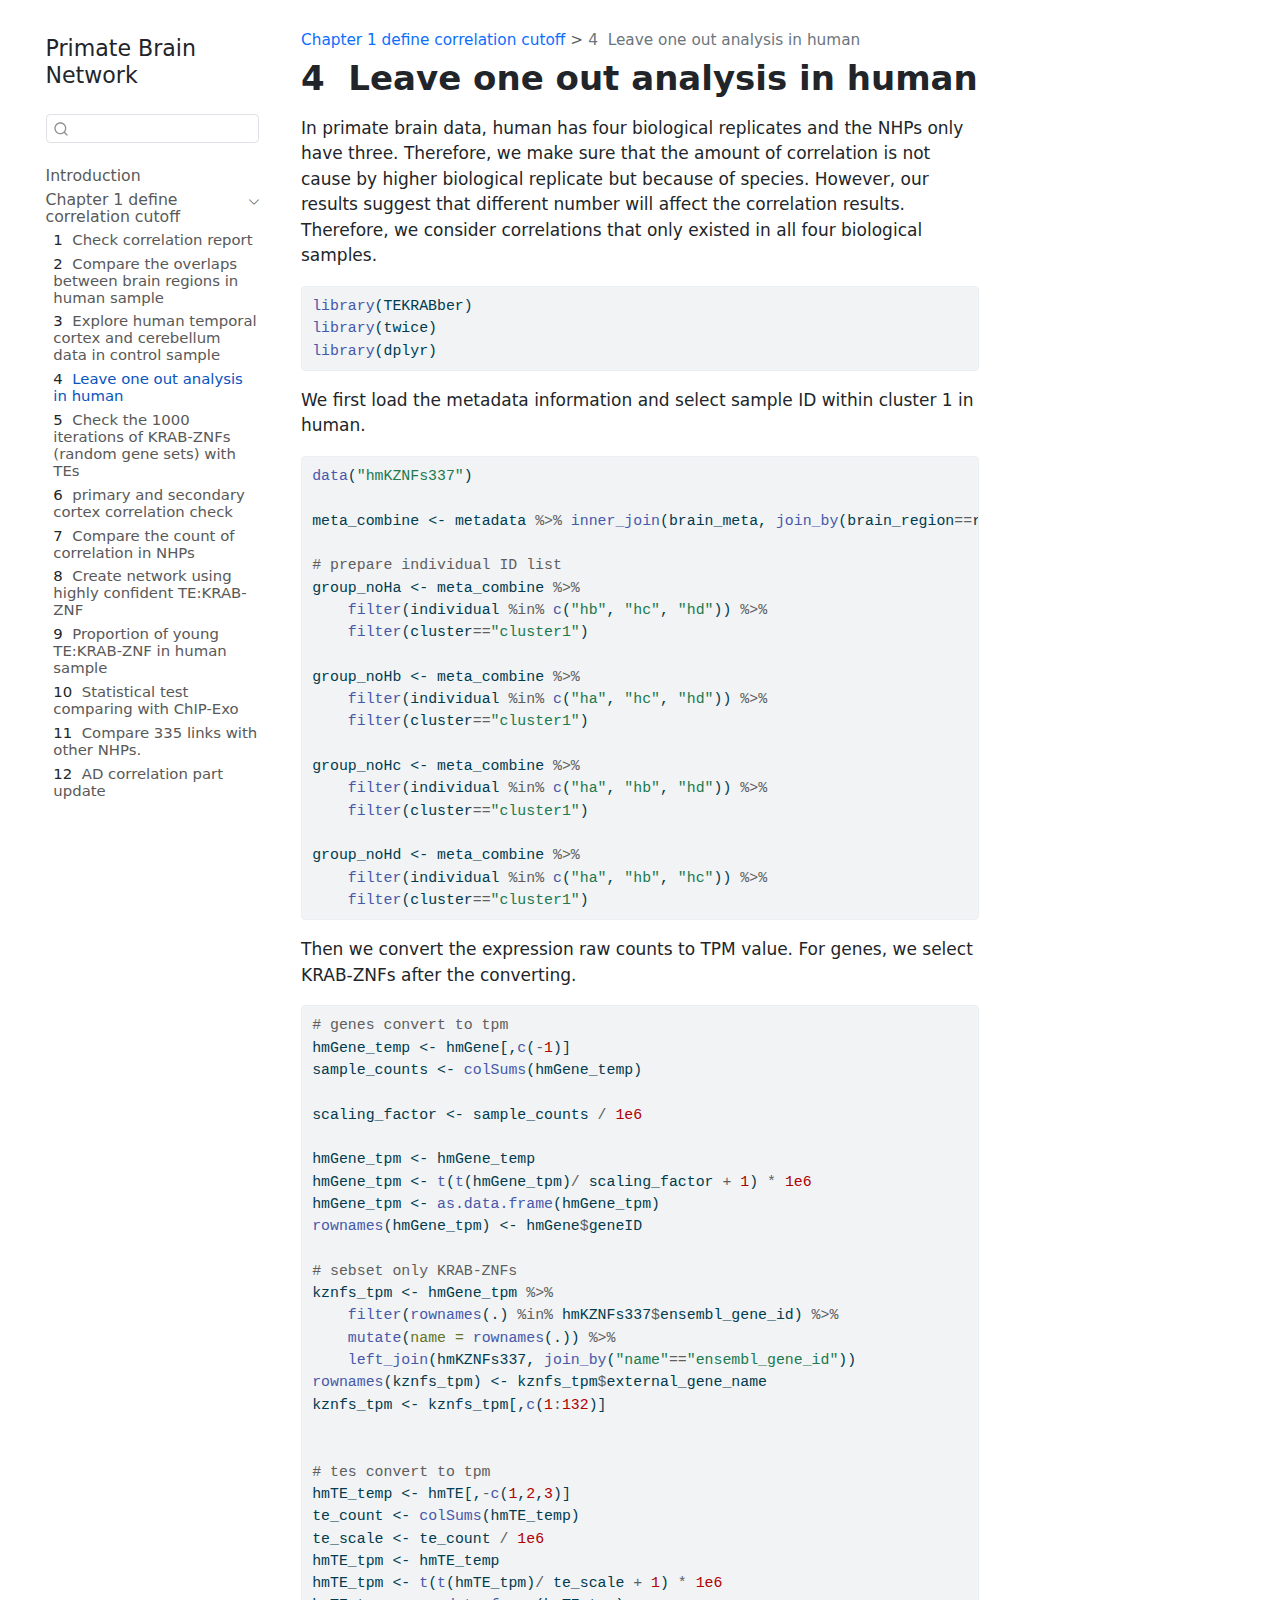
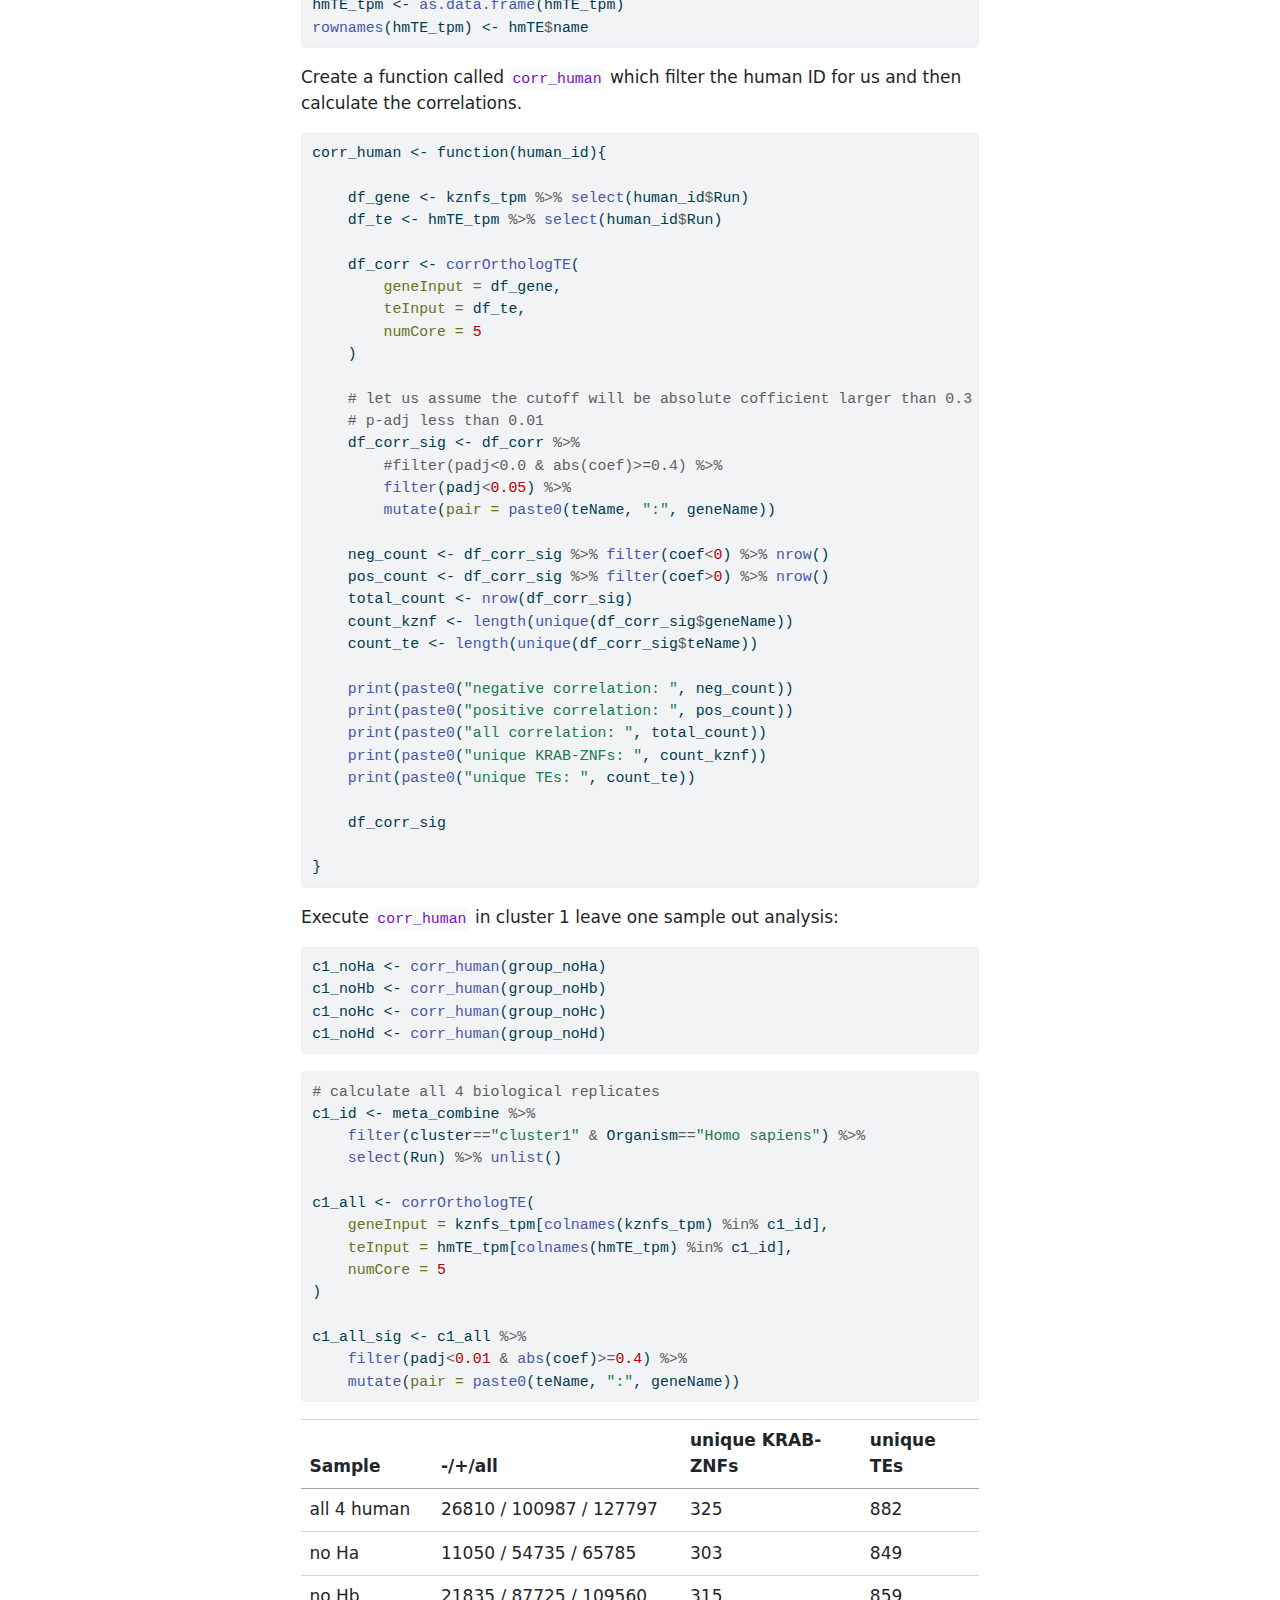
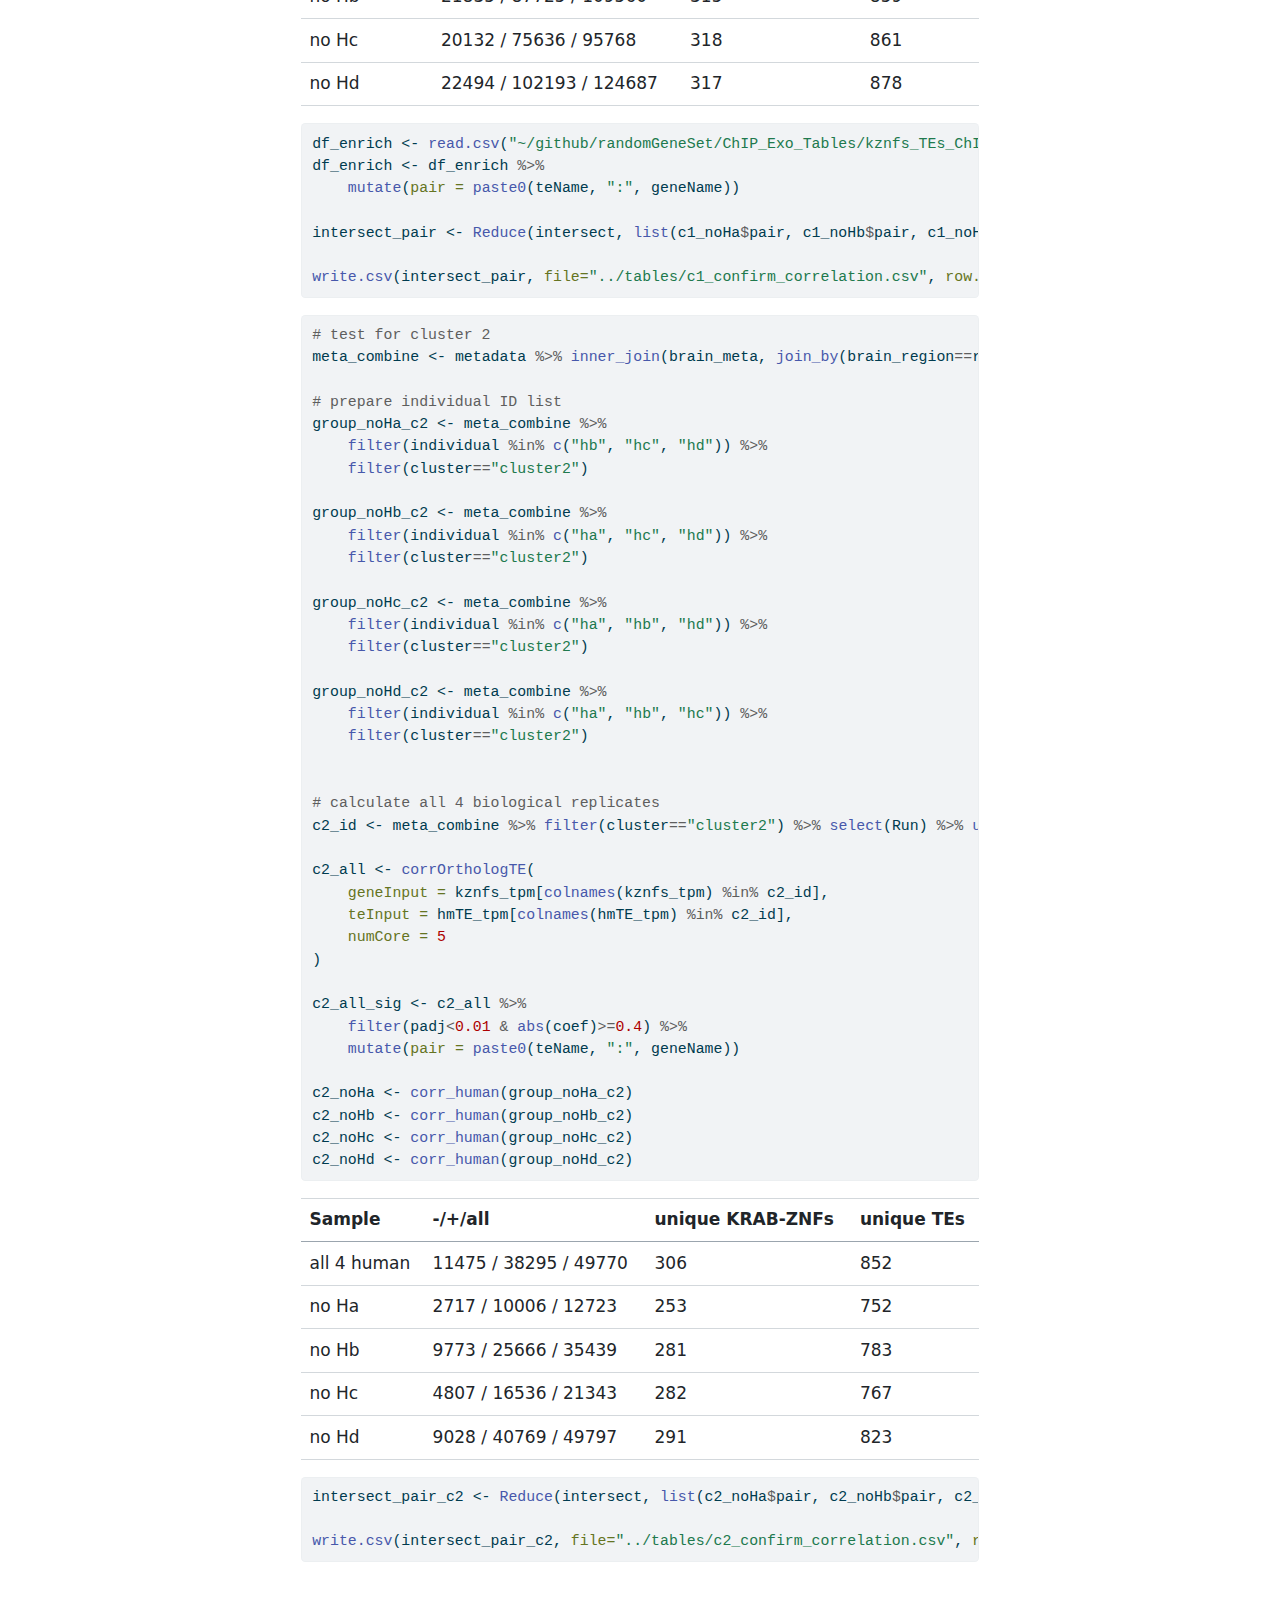
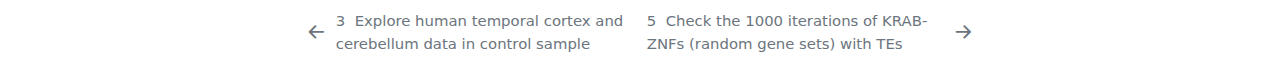
<file: _book/posts/F1_03_leave_one_out_human.html>
<!DOCTYPE html>
<html xmlns="http://www.w3.org/1999/xhtml" lang="en" xml:lang="en"><head>

<meta charset="utf-8">
<meta name="generator" content="quarto-1.4.550">

<meta name="viewport" content="width=device-width, initial-scale=1.0, user-scalable=yes">


<title>Primate Brain Network - 4&nbsp; Leave one out analysis in human</title>
<style>
code{white-space: pre-wrap;}
span.smallcaps{font-variant: small-caps;}
div.columns{display: flex; gap: min(4vw, 1.5em);}
div.column{flex: auto; overflow-x: auto;}
div.hanging-indent{margin-left: 1.5em; text-indent: -1.5em;}
ul.task-list{list-style: none;}
ul.task-list li input[type="checkbox"] {
  width: 0.8em;
  margin: 0 0.8em 0.2em -1em; /* quarto-specific, see https://github.com/quarto-dev/quarto-cli/issues/4556 */ 
  vertical-align: middle;
}
/* CSS for syntax highlighting */
pre > code.sourceCode { white-space: pre; position: relative; }
pre > code.sourceCode > span { line-height: 1.25; }
pre > code.sourceCode > span:empty { height: 1.2em; }
.sourceCode { overflow: visible; }
code.sourceCode > span { color: inherit; text-decoration: inherit; }
div.sourceCode { margin: 1em 0; }
pre.sourceCode { margin: 0; }
@media screen {
div.sourceCode { overflow: auto; }
}
@media print {
pre > code.sourceCode { white-space: pre-wrap; }
pre > code.sourceCode > span { text-indent: -5em; padding-left: 5em; }
}
pre.numberSource code
  { counter-reset: source-line 0; }
pre.numberSource code > span
  { position: relative; left: -4em; counter-increment: source-line; }
pre.numberSource code > span > a:first-child::before
  { content: counter(source-line);
    position: relative; left: -1em; text-align: right; vertical-align: baseline;
    border: none; display: inline-block;
    -webkit-touch-callout: none; -webkit-user-select: none;
    -khtml-user-select: none; -moz-user-select: none;
    -ms-user-select: none; user-select: none;
    padding: 0 4px; width: 4em;
  }
pre.numberSource { margin-left: 3em;  padding-left: 4px; }
div.sourceCode
  {   }
@media screen {
pre > code.sourceCode > span > a:first-child::before { text-decoration: underline; }
}
</style>


<script src="../site_libs/quarto-nav/quarto-nav.js"></script>
<script src="../site_libs/quarto-nav/headroom.min.js"></script>
<script src="../site_libs/clipboard/clipboard.min.js"></script>
<script src="../site_libs/quarto-search/autocomplete.umd.js"></script>
<script src="../site_libs/quarto-search/fuse.min.js"></script>
<script src="../site_libs/quarto-search/quarto-search.js"></script>
<meta name="quarto:offset" content="../">
<link href="../posts/F1_04_01_correlation_NHPs.html" rel="next">
<link href="../posts/F1_02_overlapped_in_ADdata.html" rel="prev">
<script src="../site_libs/quarto-html/quarto.js"></script>
<script src="../site_libs/quarto-html/popper.min.js"></script>
<script src="../site_libs/quarto-html/tippy.umd.min.js"></script>
<script src="../site_libs/quarto-html/anchor.min.js"></script>
<link href="../site_libs/quarto-html/tippy.css" rel="stylesheet">
<link href="../site_libs/quarto-html/quarto-syntax-highlighting.css" rel="stylesheet" id="quarto-text-highlighting-styles">
<script src="../site_libs/bootstrap/bootstrap.min.js"></script>
<link href="../site_libs/bootstrap/bootstrap-icons.css" rel="stylesheet">
<link href="../site_libs/bootstrap/bootstrap.min.css" rel="stylesheet" id="quarto-bootstrap" data-mode="light">
<script id="quarto-search-options" type="application/json">{
  "location": "sidebar",
  "copy-button": false,
  "collapse-after": 3,
  "panel-placement": "start",
  "type": "textbox",
  "limit": 50,
  "keyboard-shortcut": [
    "f",
    "/",
    "s"
  ],
  "show-item-context": false,
  "language": {
    "search-no-results-text": "No results",
    "search-matching-documents-text": "matching documents",
    "search-copy-link-title": "Copy link to search",
    "search-hide-matches-text": "Hide additional matches",
    "search-more-match-text": "more match in this document",
    "search-more-matches-text": "more matches in this document",
    "search-clear-button-title": "Clear",
    "search-text-placeholder": "",
    "search-detached-cancel-button-title": "Cancel",
    "search-submit-button-title": "Submit",
    "search-label": "Search"
  }
}</script>


</head>

<body class="nav-sidebar floating">

<div id="quarto-search-results"></div>
  <header id="quarto-header" class="headroom fixed-top">
  <nav class="quarto-secondary-nav">
    <div class="container-fluid d-flex">
      <button type="button" class="quarto-btn-toggle btn" data-bs-toggle="collapse" data-bs-target=".quarto-sidebar-collapse-item" aria-controls="quarto-sidebar" aria-expanded="false" aria-label="Toggle sidebar navigation" onclick="if (window.quartoToggleHeadroom) { window.quartoToggleHeadroom(); }">
        <i class="bi bi-layout-text-sidebar-reverse"></i>
      </button>
        <nav class="quarto-page-breadcrumbs" aria-label="breadcrumb"><ol class="breadcrumb"><li class="breadcrumb-item"><a href="../posts/F1_00_report.html">Chapter 1 define correlation cutoff</a></li><li class="breadcrumb-item"><a href="../posts/F1_03_leave_one_out_human.html"><span class="chapter-number">4</span>&nbsp; <span class="chapter-title">Leave one out analysis in human</span></a></li></ol></nav>
        <a class="flex-grow-1" role="button" data-bs-toggle="collapse" data-bs-target=".quarto-sidebar-collapse-item" aria-controls="quarto-sidebar" aria-expanded="false" aria-label="Toggle sidebar navigation" onclick="if (window.quartoToggleHeadroom) { window.quartoToggleHeadroom(); }">      
        </a>
      <button type="button" class="btn quarto-search-button" aria-label="" onclick="window.quartoOpenSearch();">
        <i class="bi bi-search"></i>
      </button>
    </div>
  </nav>
</header>
<!-- content -->
<div id="quarto-content" class="quarto-container page-columns page-rows-contents page-layout-article">
<!-- sidebar -->
  <nav id="quarto-sidebar" class="sidebar collapse collapse-horizontal quarto-sidebar-collapse-item sidebar-navigation floating overflow-auto">
    <div class="pt-lg-2 mt-2 text-left sidebar-header">
    <div class="sidebar-title mb-0 py-0">
      <a href="../">Primate Brain Network</a> 
    </div>
      </div>
        <div class="mt-2 flex-shrink-0 align-items-center">
        <div class="sidebar-search">
        <div id="quarto-search" class="" title="Search"></div>
        </div>
        </div>
    <div class="sidebar-menu-container"> 
    <ul class="list-unstyled mt-1">
        <li class="sidebar-item">
  <div class="sidebar-item-container"> 
  <a href="../index.html" class="sidebar-item-text sidebar-link">
 <span class="menu-text">Introduction</span></a>
  </div>
</li>
        <li class="sidebar-item sidebar-item-section">
      <div class="sidebar-item-container"> 
            <a class="sidebar-item-text sidebar-link text-start" data-bs-toggle="collapse" data-bs-target="#quarto-sidebar-section-1" aria-expanded="true">
 <span class="menu-text">Chapter 1 define correlation cutoff</span></a>
          <a class="sidebar-item-toggle text-start" data-bs-toggle="collapse" data-bs-target="#quarto-sidebar-section-1" aria-expanded="true" aria-label="Toggle section">
            <i class="bi bi-chevron-right ms-2"></i>
          </a> 
      </div>
      <ul id="quarto-sidebar-section-1" class="collapse list-unstyled sidebar-section depth1 show">  
          <li class="sidebar-item">
  <div class="sidebar-item-container"> 
  <a href="../posts/F1_00_report.html" class="sidebar-item-text sidebar-link">
 <span class="menu-text"><span class="chapter-number">1</span>&nbsp; <span class="chapter-title">Check correlation report</span></span></a>
  </div>
</li>
          <li class="sidebar-item">
  <div class="sidebar-item-container"> 
  <a href="../posts/F1_01_overlapped_correlations_across_species.html" class="sidebar-item-text sidebar-link">
 <span class="menu-text"><span class="chapter-number">2</span>&nbsp; <span class="chapter-title">Compare the overlaps between brain regions in human sample</span></span></a>
  </div>
</li>
          <li class="sidebar-item">
  <div class="sidebar-item-container"> 
  <a href="../posts/F1_02_overlapped_in_ADdata.html" class="sidebar-item-text sidebar-link">
 <span class="menu-text"><span class="chapter-number">3</span>&nbsp; <span class="chapter-title">Explore human temporal cortex and cerebellum data in control sample</span></span></a>
  </div>
</li>
          <li class="sidebar-item">
  <div class="sidebar-item-container"> 
  <a href="../posts/F1_03_leave_one_out_human.html" class="sidebar-item-text sidebar-link active">
 <span class="menu-text"><span class="chapter-number">4</span>&nbsp; <span class="chapter-title">Leave one out analysis in human</span></span></a>
  </div>
</li>
          <li class="sidebar-item">
  <div class="sidebar-item-container"> 
  <a href="../posts/F1_04_01_correlation_NHPs.html" class="sidebar-item-text sidebar-link">
 <span class="menu-text"><span class="chapter-number">5</span>&nbsp; <span class="chapter-title">Check the 1000 iterations of KRAB-ZNFs (random gene sets) with TEs</span></span></a>
  </div>
</li>
          <li class="sidebar-item">
  <div class="sidebar-item-container"> 
  <a href="../posts/F1_04_c1_correlation_check.html" class="sidebar-item-text sidebar-link">
 <span class="menu-text"><span class="chapter-number">6</span>&nbsp; <span class="chapter-title">primary and secondary cortex correlation check</span></span></a>
  </div>
</li>
          <li class="sidebar-item">
  <div class="sidebar-item-container"> 
  <a href="../posts/F1_05_amount_correlation_NHPs.html" class="sidebar-item-text sidebar-link">
 <span class="menu-text"><span class="chapter-number">7</span>&nbsp; <span class="chapter-title">Compare the count of correlation in NHPs</span></span></a>
  </div>
</li>
          <li class="sidebar-item">
  <div class="sidebar-item-container"> 
  <a href="../posts/F1_06_c1c2_network.html" class="sidebar-item-text sidebar-link">
 <span class="menu-text"><span class="chapter-number">8</span>&nbsp; <span class="chapter-title">Create network using highly confident TE:KRAB-ZNF</span></span></a>
  </div>
</li>
          <li class="sidebar-item">
  <div class="sidebar-item-container"> 
  <a href="../posts/F2_01_youngLink_barplot.html" class="sidebar-item-text sidebar-link">
 <span class="menu-text"><span class="chapter-number">9</span>&nbsp; <span class="chapter-title">Proportion of young TE:KRAB-ZNF in human sample</span></span></a>
  </div>
</li>
          <li class="sidebar-item">
  <div class="sidebar-item-container"> 
  <a href="../posts/F3_statistical_test_with_ChIPExo.html" class="sidebar-item-text sidebar-link">
 <span class="menu-text"><span class="chapter-number">10</span>&nbsp; <span class="chapter-title">Statistical test comparing with ChIP-Exo</span></span></a>
  </div>
</li>
          <li class="sidebar-item">
  <div class="sidebar-item-container"> 
  <a href="../posts/F5_01_analyze335network.html" class="sidebar-item-text sidebar-link">
 <span class="menu-text"><span class="chapter-number">11</span>&nbsp; <span class="chapter-title">Compare 335 links with other NHPs.</span></span></a>
  </div>
</li>
          <li class="sidebar-item">
  <div class="sidebar-item-container"> 
  <a href="../posts/F7_01_ADcorrelation.html" class="sidebar-item-text sidebar-link">
 <span class="menu-text"><span class="chapter-number">12</span>&nbsp; <span class="chapter-title">AD correlation part update</span></span></a>
  </div>
</li>
      </ul>
  </li>
    </ul>
    </div>
</nav>
<div id="quarto-sidebar-glass" class="quarto-sidebar-collapse-item" data-bs-toggle="collapse" data-bs-target=".quarto-sidebar-collapse-item"></div>
<!-- margin-sidebar -->
    <div id="quarto-margin-sidebar" class="sidebar margin-sidebar">
        
    </div>
<!-- main -->
<main class="content" id="quarto-document-content">

<header id="title-block-header" class="quarto-title-block default"><nav class="quarto-page-breadcrumbs quarto-title-breadcrumbs d-none d-lg-block" aria-label="breadcrumb"><ol class="breadcrumb"><li class="breadcrumb-item"><a href="../posts/F1_00_report.html">Chapter 1 define correlation cutoff</a></li><li class="breadcrumb-item"><a href="../posts/F1_03_leave_one_out_human.html"><span class="chapter-number">4</span>&nbsp; <span class="chapter-title">Leave one out analysis in human</span></a></li></ol></nav>
<div class="quarto-title">
<h1 class="title"><span class="chapter-number">4</span>&nbsp; <span class="chapter-title">Leave one out analysis in human</span></h1>
</div>



<div class="quarto-title-meta">

    
  
    
  </div>
  


</header>


<p>In primate brain data, human has four biological replicates and the NHPs only have three. Therefore, we make sure that the amount of correlation is not cause by higher biological replicate but because of species. However, our results suggest that different number will affect the correlation results. Therefore, we consider correlations that only existed in all four biological samples.</p>
<div class="cell">
<div class="sourceCode cell-code" id="cb1"><pre class="sourceCode r code-with-copy"><code class="sourceCode r"><span id="cb1-1"><a href="#cb1-1" aria-hidden="true" tabindex="-1"></a><span class="fu">library</span>(TEKRABber)</span>
<span id="cb1-2"><a href="#cb1-2" aria-hidden="true" tabindex="-1"></a><span class="fu">library</span>(twice)</span>
<span id="cb1-3"><a href="#cb1-3" aria-hidden="true" tabindex="-1"></a><span class="fu">library</span>(dplyr)</span></code><button title="Copy to Clipboard" class="code-copy-button"><i class="bi"></i></button></pre></div>
</div>
<p>We first load the metadata information and select sample ID within cluster 1 in human.</p>
<div class="cell">
<div class="sourceCode cell-code" id="cb2"><pre class="sourceCode r code-with-copy"><code class="sourceCode r"><span id="cb2-1"><a href="#cb2-1" aria-hidden="true" tabindex="-1"></a><span class="fu">data</span>(<span class="st">"hmKZNFs337"</span>)</span>
<span id="cb2-2"><a href="#cb2-2" aria-hidden="true" tabindex="-1"></a></span>
<span id="cb2-3"><a href="#cb2-3" aria-hidden="true" tabindex="-1"></a>meta_combine <span class="ot">&lt;-</span> metadata <span class="sc">%&gt;%</span> <span class="fu">inner_join</span>(brain_meta, <span class="fu">join_by</span>(brain_region<span class="sc">==</span>region))</span>
<span id="cb2-4"><a href="#cb2-4" aria-hidden="true" tabindex="-1"></a></span>
<span id="cb2-5"><a href="#cb2-5" aria-hidden="true" tabindex="-1"></a><span class="co"># prepare individual ID list</span></span>
<span id="cb2-6"><a href="#cb2-6" aria-hidden="true" tabindex="-1"></a>group_noHa <span class="ot">&lt;-</span> meta_combine <span class="sc">%&gt;%</span></span>
<span id="cb2-7"><a href="#cb2-7" aria-hidden="true" tabindex="-1"></a>    <span class="fu">filter</span>(individual <span class="sc">%in%</span> <span class="fu">c</span>(<span class="st">"hb"</span>, <span class="st">"hc"</span>, <span class="st">"hd"</span>)) <span class="sc">%&gt;%</span></span>
<span id="cb2-8"><a href="#cb2-8" aria-hidden="true" tabindex="-1"></a>    <span class="fu">filter</span>(cluster<span class="sc">==</span><span class="st">"cluster1"</span>)</span>
<span id="cb2-9"><a href="#cb2-9" aria-hidden="true" tabindex="-1"></a></span>
<span id="cb2-10"><a href="#cb2-10" aria-hidden="true" tabindex="-1"></a>group_noHb <span class="ot">&lt;-</span> meta_combine <span class="sc">%&gt;%</span></span>
<span id="cb2-11"><a href="#cb2-11" aria-hidden="true" tabindex="-1"></a>    <span class="fu">filter</span>(individual <span class="sc">%in%</span> <span class="fu">c</span>(<span class="st">"ha"</span>, <span class="st">"hc"</span>, <span class="st">"hd"</span>)) <span class="sc">%&gt;%</span></span>
<span id="cb2-12"><a href="#cb2-12" aria-hidden="true" tabindex="-1"></a>    <span class="fu">filter</span>(cluster<span class="sc">==</span><span class="st">"cluster1"</span>)</span>
<span id="cb2-13"><a href="#cb2-13" aria-hidden="true" tabindex="-1"></a></span>
<span id="cb2-14"><a href="#cb2-14" aria-hidden="true" tabindex="-1"></a>group_noHc <span class="ot">&lt;-</span> meta_combine <span class="sc">%&gt;%</span></span>
<span id="cb2-15"><a href="#cb2-15" aria-hidden="true" tabindex="-1"></a>    <span class="fu">filter</span>(individual <span class="sc">%in%</span> <span class="fu">c</span>(<span class="st">"ha"</span>, <span class="st">"hb"</span>, <span class="st">"hd"</span>)) <span class="sc">%&gt;%</span></span>
<span id="cb2-16"><a href="#cb2-16" aria-hidden="true" tabindex="-1"></a>    <span class="fu">filter</span>(cluster<span class="sc">==</span><span class="st">"cluster1"</span>)</span>
<span id="cb2-17"><a href="#cb2-17" aria-hidden="true" tabindex="-1"></a></span>
<span id="cb2-18"><a href="#cb2-18" aria-hidden="true" tabindex="-1"></a>group_noHd <span class="ot">&lt;-</span> meta_combine <span class="sc">%&gt;%</span></span>
<span id="cb2-19"><a href="#cb2-19" aria-hidden="true" tabindex="-1"></a>    <span class="fu">filter</span>(individual <span class="sc">%in%</span> <span class="fu">c</span>(<span class="st">"ha"</span>, <span class="st">"hb"</span>, <span class="st">"hc"</span>)) <span class="sc">%&gt;%</span></span>
<span id="cb2-20"><a href="#cb2-20" aria-hidden="true" tabindex="-1"></a>    <span class="fu">filter</span>(cluster<span class="sc">==</span><span class="st">"cluster1"</span>)</span></code><button title="Copy to Clipboard" class="code-copy-button"><i class="bi"></i></button></pre></div>
</div>
<p>Then we convert the expression raw counts to TPM value. For genes, we select KRAB-ZNFs after the converting.</p>
<div class="cell">
<div class="sourceCode cell-code" id="cb3"><pre class="sourceCode r code-with-copy"><code class="sourceCode r"><span id="cb3-1"><a href="#cb3-1" aria-hidden="true" tabindex="-1"></a><span class="co"># genes convert to tpm</span></span>
<span id="cb3-2"><a href="#cb3-2" aria-hidden="true" tabindex="-1"></a>hmGene_temp <span class="ot">&lt;-</span> hmGene[,<span class="fu">c</span>(<span class="sc">-</span><span class="dv">1</span>)]</span>
<span id="cb3-3"><a href="#cb3-3" aria-hidden="true" tabindex="-1"></a>sample_counts <span class="ot">&lt;-</span> <span class="fu">colSums</span>(hmGene_temp)</span>
<span id="cb3-4"><a href="#cb3-4" aria-hidden="true" tabindex="-1"></a></span>
<span id="cb3-5"><a href="#cb3-5" aria-hidden="true" tabindex="-1"></a>scaling_factor <span class="ot">&lt;-</span> sample_counts <span class="sc">/</span> <span class="fl">1e6</span></span>
<span id="cb3-6"><a href="#cb3-6" aria-hidden="true" tabindex="-1"></a></span>
<span id="cb3-7"><a href="#cb3-7" aria-hidden="true" tabindex="-1"></a>hmGene_tpm <span class="ot">&lt;-</span> hmGene_temp</span>
<span id="cb3-8"><a href="#cb3-8" aria-hidden="true" tabindex="-1"></a>hmGene_tpm <span class="ot">&lt;-</span> <span class="fu">t</span>(<span class="fu">t</span>(hmGene_tpm)<span class="sc">/</span> scaling_factor <span class="sc">+</span> <span class="dv">1</span>) <span class="sc">*</span> <span class="fl">1e6</span></span>
<span id="cb3-9"><a href="#cb3-9" aria-hidden="true" tabindex="-1"></a>hmGene_tpm <span class="ot">&lt;-</span> <span class="fu">as.data.frame</span>(hmGene_tpm)</span>
<span id="cb3-10"><a href="#cb3-10" aria-hidden="true" tabindex="-1"></a><span class="fu">rownames</span>(hmGene_tpm) <span class="ot">&lt;-</span> hmGene<span class="sc">$</span>geneID</span>
<span id="cb3-11"><a href="#cb3-11" aria-hidden="true" tabindex="-1"></a></span>
<span id="cb3-12"><a href="#cb3-12" aria-hidden="true" tabindex="-1"></a><span class="co"># sebset only KRAB-ZNFs</span></span>
<span id="cb3-13"><a href="#cb3-13" aria-hidden="true" tabindex="-1"></a>kznfs_tpm <span class="ot">&lt;-</span> hmGene_tpm <span class="sc">%&gt;%</span></span>
<span id="cb3-14"><a href="#cb3-14" aria-hidden="true" tabindex="-1"></a>    <span class="fu">filter</span>(<span class="fu">rownames</span>(.) <span class="sc">%in%</span> hmKZNFs337<span class="sc">$</span>ensembl_gene_id) <span class="sc">%&gt;%</span></span>
<span id="cb3-15"><a href="#cb3-15" aria-hidden="true" tabindex="-1"></a>    <span class="fu">mutate</span>(<span class="at">name =</span> <span class="fu">rownames</span>(.)) <span class="sc">%&gt;%</span></span>
<span id="cb3-16"><a href="#cb3-16" aria-hidden="true" tabindex="-1"></a>    <span class="fu">left_join</span>(hmKZNFs337, <span class="fu">join_by</span>(<span class="st">"name"</span><span class="sc">==</span><span class="st">"ensembl_gene_id"</span>))</span>
<span id="cb3-17"><a href="#cb3-17" aria-hidden="true" tabindex="-1"></a><span class="fu">rownames</span>(kznfs_tpm) <span class="ot">&lt;-</span> kznfs_tpm<span class="sc">$</span>external_gene_name</span>
<span id="cb3-18"><a href="#cb3-18" aria-hidden="true" tabindex="-1"></a>kznfs_tpm <span class="ot">&lt;-</span> kznfs_tpm[,<span class="fu">c</span>(<span class="dv">1</span><span class="sc">:</span><span class="dv">132</span>)]</span>
<span id="cb3-19"><a href="#cb3-19" aria-hidden="true" tabindex="-1"></a></span>
<span id="cb3-20"><a href="#cb3-20" aria-hidden="true" tabindex="-1"></a></span>
<span id="cb3-21"><a href="#cb3-21" aria-hidden="true" tabindex="-1"></a><span class="co"># tes convert to tpm</span></span>
<span id="cb3-22"><a href="#cb3-22" aria-hidden="true" tabindex="-1"></a>hmTE_temp <span class="ot">&lt;-</span> hmTE[,<span class="sc">-</span><span class="fu">c</span>(<span class="dv">1</span>,<span class="dv">2</span>,<span class="dv">3</span>)]</span>
<span id="cb3-23"><a href="#cb3-23" aria-hidden="true" tabindex="-1"></a>te_count <span class="ot">&lt;-</span> <span class="fu">colSums</span>(hmTE_temp)</span>
<span id="cb3-24"><a href="#cb3-24" aria-hidden="true" tabindex="-1"></a>te_scale <span class="ot">&lt;-</span> te_count <span class="sc">/</span> <span class="fl">1e6</span></span>
<span id="cb3-25"><a href="#cb3-25" aria-hidden="true" tabindex="-1"></a>hmTE_tpm <span class="ot">&lt;-</span> hmTE_temp</span>
<span id="cb3-26"><a href="#cb3-26" aria-hidden="true" tabindex="-1"></a>hmTE_tpm <span class="ot">&lt;-</span> <span class="fu">t</span>(<span class="fu">t</span>(hmTE_tpm)<span class="sc">/</span> te_scale <span class="sc">+</span> <span class="dv">1</span>) <span class="sc">*</span> <span class="fl">1e6</span></span>
<span id="cb3-27"><a href="#cb3-27" aria-hidden="true" tabindex="-1"></a>hmTE_tpm <span class="ot">&lt;-</span> <span class="fu">as.data.frame</span>(hmTE_tpm)</span>
<span id="cb3-28"><a href="#cb3-28" aria-hidden="true" tabindex="-1"></a><span class="fu">rownames</span>(hmTE_tpm) <span class="ot">&lt;-</span> hmTE<span class="sc">$</span>name</span></code><button title="Copy to Clipboard" class="code-copy-button"><i class="bi"></i></button></pre></div>
</div>
<p>Create a function called <code>corr_human</code> which filter the human ID for us and then calculate the correlations.</p>
<div class="cell">
<div class="sourceCode cell-code" id="cb4"><pre class="sourceCode r code-with-copy"><code class="sourceCode r"><span id="cb4-1"><a href="#cb4-1" aria-hidden="true" tabindex="-1"></a>corr_human <span class="ot">&lt;-</span> <span class="cf">function</span>(human_id){</span>
<span id="cb4-2"><a href="#cb4-2" aria-hidden="true" tabindex="-1"></a>    </span>
<span id="cb4-3"><a href="#cb4-3" aria-hidden="true" tabindex="-1"></a>    df_gene <span class="ot">&lt;-</span> kznfs_tpm <span class="sc">%&gt;%</span> <span class="fu">select</span>(human_id<span class="sc">$</span>Run)</span>
<span id="cb4-4"><a href="#cb4-4" aria-hidden="true" tabindex="-1"></a>    df_te <span class="ot">&lt;-</span> hmTE_tpm <span class="sc">%&gt;%</span> <span class="fu">select</span>(human_id<span class="sc">$</span>Run)</span>
<span id="cb4-5"><a href="#cb4-5" aria-hidden="true" tabindex="-1"></a>    </span>
<span id="cb4-6"><a href="#cb4-6" aria-hidden="true" tabindex="-1"></a>    df_corr <span class="ot">&lt;-</span> <span class="fu">corrOrthologTE</span>(</span>
<span id="cb4-7"><a href="#cb4-7" aria-hidden="true" tabindex="-1"></a>        <span class="at">geneInput =</span> df_gene,</span>
<span id="cb4-8"><a href="#cb4-8" aria-hidden="true" tabindex="-1"></a>        <span class="at">teInput =</span> df_te,</span>
<span id="cb4-9"><a href="#cb4-9" aria-hidden="true" tabindex="-1"></a>        <span class="at">numCore =</span> <span class="dv">5</span></span>
<span id="cb4-10"><a href="#cb4-10" aria-hidden="true" tabindex="-1"></a>    )</span>
<span id="cb4-11"><a href="#cb4-11" aria-hidden="true" tabindex="-1"></a>    </span>
<span id="cb4-12"><a href="#cb4-12" aria-hidden="true" tabindex="-1"></a>    <span class="co"># let us assume the cutoff will be absolute cofficient larger than 0.3 and </span></span>
<span id="cb4-13"><a href="#cb4-13" aria-hidden="true" tabindex="-1"></a>    <span class="co"># p-adj less than 0.01</span></span>
<span id="cb4-14"><a href="#cb4-14" aria-hidden="true" tabindex="-1"></a>    df_corr_sig <span class="ot">&lt;-</span> df_corr <span class="sc">%&gt;%</span></span>
<span id="cb4-15"><a href="#cb4-15" aria-hidden="true" tabindex="-1"></a>        <span class="co">#filter(padj&lt;0.0 &amp; abs(coef)&gt;=0.4) %&gt;%</span></span>
<span id="cb4-16"><a href="#cb4-16" aria-hidden="true" tabindex="-1"></a>        <span class="fu">filter</span>(padj<span class="sc">&lt;</span><span class="fl">0.05</span>) <span class="sc">%&gt;%</span></span>
<span id="cb4-17"><a href="#cb4-17" aria-hidden="true" tabindex="-1"></a>        <span class="fu">mutate</span>(<span class="at">pair =</span> <span class="fu">paste0</span>(teName, <span class="st">":"</span>, geneName))</span>
<span id="cb4-18"><a href="#cb4-18" aria-hidden="true" tabindex="-1"></a>    </span>
<span id="cb4-19"><a href="#cb4-19" aria-hidden="true" tabindex="-1"></a>    neg_count <span class="ot">&lt;-</span> df_corr_sig <span class="sc">%&gt;%</span> <span class="fu">filter</span>(coef<span class="sc">&lt;</span><span class="dv">0</span>) <span class="sc">%&gt;%</span> <span class="fu">nrow</span>()</span>
<span id="cb4-20"><a href="#cb4-20" aria-hidden="true" tabindex="-1"></a>    pos_count <span class="ot">&lt;-</span> df_corr_sig <span class="sc">%&gt;%</span> <span class="fu">filter</span>(coef<span class="sc">&gt;</span><span class="dv">0</span>) <span class="sc">%&gt;%</span> <span class="fu">nrow</span>()</span>
<span id="cb4-21"><a href="#cb4-21" aria-hidden="true" tabindex="-1"></a>    total_count <span class="ot">&lt;-</span> <span class="fu">nrow</span>(df_corr_sig)</span>
<span id="cb4-22"><a href="#cb4-22" aria-hidden="true" tabindex="-1"></a>    count_kznf <span class="ot">&lt;-</span> <span class="fu">length</span>(<span class="fu">unique</span>(df_corr_sig<span class="sc">$</span>geneName))</span>
<span id="cb4-23"><a href="#cb4-23" aria-hidden="true" tabindex="-1"></a>    count_te <span class="ot">&lt;-</span> <span class="fu">length</span>(<span class="fu">unique</span>(df_corr_sig<span class="sc">$</span>teName))</span>
<span id="cb4-24"><a href="#cb4-24" aria-hidden="true" tabindex="-1"></a>    </span>
<span id="cb4-25"><a href="#cb4-25" aria-hidden="true" tabindex="-1"></a>    <span class="fu">print</span>(<span class="fu">paste0</span>(<span class="st">"negative correlation: "</span>, neg_count))</span>
<span id="cb4-26"><a href="#cb4-26" aria-hidden="true" tabindex="-1"></a>    <span class="fu">print</span>(<span class="fu">paste0</span>(<span class="st">"positive correlation: "</span>, pos_count))</span>
<span id="cb4-27"><a href="#cb4-27" aria-hidden="true" tabindex="-1"></a>    <span class="fu">print</span>(<span class="fu">paste0</span>(<span class="st">"all correlation: "</span>, total_count))</span>
<span id="cb4-28"><a href="#cb4-28" aria-hidden="true" tabindex="-1"></a>    <span class="fu">print</span>(<span class="fu">paste0</span>(<span class="st">"unique KRAB-ZNFs: "</span>, count_kznf))</span>
<span id="cb4-29"><a href="#cb4-29" aria-hidden="true" tabindex="-1"></a>    <span class="fu">print</span>(<span class="fu">paste0</span>(<span class="st">"unique TEs: "</span>, count_te))</span>
<span id="cb4-30"><a href="#cb4-30" aria-hidden="true" tabindex="-1"></a>    </span>
<span id="cb4-31"><a href="#cb4-31" aria-hidden="true" tabindex="-1"></a>    df_corr_sig</span>
<span id="cb4-32"><a href="#cb4-32" aria-hidden="true" tabindex="-1"></a>    </span>
<span id="cb4-33"><a href="#cb4-33" aria-hidden="true" tabindex="-1"></a>}</span></code><button title="Copy to Clipboard" class="code-copy-button"><i class="bi"></i></button></pre></div>
</div>
<p>Execute <code>corr_human</code> in cluster 1 leave one sample out analysis:</p>
<div class="cell">
<div class="sourceCode cell-code" id="cb5"><pre class="sourceCode r code-with-copy"><code class="sourceCode r"><span id="cb5-1"><a href="#cb5-1" aria-hidden="true" tabindex="-1"></a>c1_noHa <span class="ot">&lt;-</span> <span class="fu">corr_human</span>(group_noHa)</span>
<span id="cb5-2"><a href="#cb5-2" aria-hidden="true" tabindex="-1"></a>c1_noHb <span class="ot">&lt;-</span> <span class="fu">corr_human</span>(group_noHb)</span>
<span id="cb5-3"><a href="#cb5-3" aria-hidden="true" tabindex="-1"></a>c1_noHc <span class="ot">&lt;-</span> <span class="fu">corr_human</span>(group_noHc)</span>
<span id="cb5-4"><a href="#cb5-4" aria-hidden="true" tabindex="-1"></a>c1_noHd <span class="ot">&lt;-</span> <span class="fu">corr_human</span>(group_noHd)</span></code><button title="Copy to Clipboard" class="code-copy-button"><i class="bi"></i></button></pre></div>
</div>
<div class="cell">
<div class="sourceCode cell-code" id="cb6"><pre class="sourceCode r code-with-copy"><code class="sourceCode r"><span id="cb6-1"><a href="#cb6-1" aria-hidden="true" tabindex="-1"></a><span class="co"># calculate all 4 biological replicates</span></span>
<span id="cb6-2"><a href="#cb6-2" aria-hidden="true" tabindex="-1"></a>c1_id <span class="ot">&lt;-</span> meta_combine <span class="sc">%&gt;%</span> </span>
<span id="cb6-3"><a href="#cb6-3" aria-hidden="true" tabindex="-1"></a>    <span class="fu">filter</span>(cluster<span class="sc">==</span><span class="st">"cluster1"</span> <span class="sc">&amp;</span> Organism<span class="sc">==</span><span class="st">"Homo sapiens"</span>) <span class="sc">%&gt;%</span> </span>
<span id="cb6-4"><a href="#cb6-4" aria-hidden="true" tabindex="-1"></a>    <span class="fu">select</span>(Run) <span class="sc">%&gt;%</span> <span class="fu">unlist</span>()</span>
<span id="cb6-5"><a href="#cb6-5" aria-hidden="true" tabindex="-1"></a></span>
<span id="cb6-6"><a href="#cb6-6" aria-hidden="true" tabindex="-1"></a>c1_all <span class="ot">&lt;-</span> <span class="fu">corrOrthologTE</span>(</span>
<span id="cb6-7"><a href="#cb6-7" aria-hidden="true" tabindex="-1"></a>    <span class="at">geneInput =</span> kznfs_tpm[<span class="fu">colnames</span>(kznfs_tpm) <span class="sc">%in%</span> c1_id],</span>
<span id="cb6-8"><a href="#cb6-8" aria-hidden="true" tabindex="-1"></a>    <span class="at">teInput =</span> hmTE_tpm[<span class="fu">colnames</span>(hmTE_tpm) <span class="sc">%in%</span> c1_id],</span>
<span id="cb6-9"><a href="#cb6-9" aria-hidden="true" tabindex="-1"></a>    <span class="at">numCore =</span> <span class="dv">5</span></span>
<span id="cb6-10"><a href="#cb6-10" aria-hidden="true" tabindex="-1"></a>)</span>
<span id="cb6-11"><a href="#cb6-11" aria-hidden="true" tabindex="-1"></a></span>
<span id="cb6-12"><a href="#cb6-12" aria-hidden="true" tabindex="-1"></a>c1_all_sig <span class="ot">&lt;-</span> c1_all <span class="sc">%&gt;%</span> </span>
<span id="cb6-13"><a href="#cb6-13" aria-hidden="true" tabindex="-1"></a>    <span class="fu">filter</span>(padj<span class="sc">&lt;</span><span class="fl">0.01</span> <span class="sc">&amp;</span> <span class="fu">abs</span>(coef)<span class="sc">&gt;=</span><span class="fl">0.4</span>) <span class="sc">%&gt;%</span></span>
<span id="cb6-14"><a href="#cb6-14" aria-hidden="true" tabindex="-1"></a>    <span class="fu">mutate</span>(<span class="at">pair =</span> <span class="fu">paste0</span>(teName, <span class="st">":"</span>, geneName))</span></code><button title="Copy to Clipboard" class="code-copy-button"><i class="bi"></i></button></pre></div>
</div>
<table class="table">
<colgroup>
<col style="width: 19%">
<col style="width: 36%">
<col style="width: 26%">
<col style="width: 17%">
</colgroup>
<thead>
<tr class="header">
<th>Sample</th>
<th>-/+/all</th>
<th>unique KRAB-ZNFs</th>
<th>unique TEs</th>
</tr>
</thead>
<tbody>
<tr class="odd">
<td>all 4 human</td>
<td>26810 / 100987 / 127797</td>
<td>325</td>
<td>882</td>
</tr>
<tr class="even">
<td>no Ha</td>
<td>11050 / 54735 / 65785</td>
<td>303</td>
<td>849</td>
</tr>
<tr class="odd">
<td>no Hb</td>
<td>21835 / 87725 / 109560</td>
<td>315</td>
<td>859</td>
</tr>
<tr class="even">
<td>no Hc</td>
<td>20132 / 75636 / 95768</td>
<td>318</td>
<td>861</td>
</tr>
<tr class="odd">
<td>no Hd</td>
<td>22494 / 102193 / 124687</td>
<td>317</td>
<td>878</td>
</tr>
</tbody>
</table>
<div class="cell">
<div class="sourceCode cell-code" id="cb7"><pre class="sourceCode r code-with-copy"><code class="sourceCode r"><span id="cb7-1"><a href="#cb7-1" aria-hidden="true" tabindex="-1"></a>df_enrich <span class="ot">&lt;-</span> <span class="fu">read.csv</span>(<span class="st">"~/github/randomGeneSet/ChIP_Exo_Tables/kznfs_TEs_ChIP_exo_modified.csv"</span>)</span>
<span id="cb7-2"><a href="#cb7-2" aria-hidden="true" tabindex="-1"></a>df_enrich <span class="ot">&lt;-</span> df_enrich <span class="sc">%&gt;%</span></span>
<span id="cb7-3"><a href="#cb7-3" aria-hidden="true" tabindex="-1"></a>    <span class="fu">mutate</span>(<span class="at">pair =</span> <span class="fu">paste0</span>(teName, <span class="st">":"</span>, geneName))</span>
<span id="cb7-4"><a href="#cb7-4" aria-hidden="true" tabindex="-1"></a></span>
<span id="cb7-5"><a href="#cb7-5" aria-hidden="true" tabindex="-1"></a>intersect_pair <span class="ot">&lt;-</span> <span class="fu">Reduce</span>(intersect, <span class="fu">list</span>(c1_noHa<span class="sc">$</span>pair, c1_noHb<span class="sc">$</span>pair, c1_noHc<span class="sc">$</span>pair, c1_noHd<span class="sc">$</span>pair, df_enrich<span class="sc">$</span>pair)) <span class="co">#335: 241 positive correlation and 94 negative correlations</span></span>
<span id="cb7-6"><a href="#cb7-6" aria-hidden="true" tabindex="-1"></a></span>
<span id="cb7-7"><a href="#cb7-7" aria-hidden="true" tabindex="-1"></a><span class="fu">write.csv</span>(intersect_pair, <span class="at">file=</span><span class="st">"../tables/c1_confirm_correlation.csv"</span>, <span class="at">row.names=</span>F)</span></code><button title="Copy to Clipboard" class="code-copy-button"><i class="bi"></i></button></pre></div>
</div>
<div class="cell">
<div class="sourceCode cell-code" id="cb8"><pre class="sourceCode r code-with-copy"><code class="sourceCode r"><span id="cb8-1"><a href="#cb8-1" aria-hidden="true" tabindex="-1"></a><span class="co"># test for cluster 2</span></span>
<span id="cb8-2"><a href="#cb8-2" aria-hidden="true" tabindex="-1"></a>meta_combine <span class="ot">&lt;-</span> metadata <span class="sc">%&gt;%</span> <span class="fu">inner_join</span>(brain_meta, <span class="fu">join_by</span>(brain_region<span class="sc">==</span>region))</span>
<span id="cb8-3"><a href="#cb8-3" aria-hidden="true" tabindex="-1"></a></span>
<span id="cb8-4"><a href="#cb8-4" aria-hidden="true" tabindex="-1"></a><span class="co"># prepare individual ID list</span></span>
<span id="cb8-5"><a href="#cb8-5" aria-hidden="true" tabindex="-1"></a>group_noHa_c2 <span class="ot">&lt;-</span> meta_combine <span class="sc">%&gt;%</span></span>
<span id="cb8-6"><a href="#cb8-6" aria-hidden="true" tabindex="-1"></a>    <span class="fu">filter</span>(individual <span class="sc">%in%</span> <span class="fu">c</span>(<span class="st">"hb"</span>, <span class="st">"hc"</span>, <span class="st">"hd"</span>)) <span class="sc">%&gt;%</span></span>
<span id="cb8-7"><a href="#cb8-7" aria-hidden="true" tabindex="-1"></a>    <span class="fu">filter</span>(cluster<span class="sc">==</span><span class="st">"cluster2"</span>)</span>
<span id="cb8-8"><a href="#cb8-8" aria-hidden="true" tabindex="-1"></a></span>
<span id="cb8-9"><a href="#cb8-9" aria-hidden="true" tabindex="-1"></a>group_noHb_c2 <span class="ot">&lt;-</span> meta_combine <span class="sc">%&gt;%</span></span>
<span id="cb8-10"><a href="#cb8-10" aria-hidden="true" tabindex="-1"></a>    <span class="fu">filter</span>(individual <span class="sc">%in%</span> <span class="fu">c</span>(<span class="st">"ha"</span>, <span class="st">"hc"</span>, <span class="st">"hd"</span>)) <span class="sc">%&gt;%</span></span>
<span id="cb8-11"><a href="#cb8-11" aria-hidden="true" tabindex="-1"></a>    <span class="fu">filter</span>(cluster<span class="sc">==</span><span class="st">"cluster2"</span>)</span>
<span id="cb8-12"><a href="#cb8-12" aria-hidden="true" tabindex="-1"></a></span>
<span id="cb8-13"><a href="#cb8-13" aria-hidden="true" tabindex="-1"></a>group_noHc_c2 <span class="ot">&lt;-</span> meta_combine <span class="sc">%&gt;%</span></span>
<span id="cb8-14"><a href="#cb8-14" aria-hidden="true" tabindex="-1"></a>    <span class="fu">filter</span>(individual <span class="sc">%in%</span> <span class="fu">c</span>(<span class="st">"ha"</span>, <span class="st">"hb"</span>, <span class="st">"hd"</span>)) <span class="sc">%&gt;%</span></span>
<span id="cb8-15"><a href="#cb8-15" aria-hidden="true" tabindex="-1"></a>    <span class="fu">filter</span>(cluster<span class="sc">==</span><span class="st">"cluster2"</span>)</span>
<span id="cb8-16"><a href="#cb8-16" aria-hidden="true" tabindex="-1"></a></span>
<span id="cb8-17"><a href="#cb8-17" aria-hidden="true" tabindex="-1"></a>group_noHd_c2 <span class="ot">&lt;-</span> meta_combine <span class="sc">%&gt;%</span></span>
<span id="cb8-18"><a href="#cb8-18" aria-hidden="true" tabindex="-1"></a>    <span class="fu">filter</span>(individual <span class="sc">%in%</span> <span class="fu">c</span>(<span class="st">"ha"</span>, <span class="st">"hb"</span>, <span class="st">"hc"</span>)) <span class="sc">%&gt;%</span></span>
<span id="cb8-19"><a href="#cb8-19" aria-hidden="true" tabindex="-1"></a>    <span class="fu">filter</span>(cluster<span class="sc">==</span><span class="st">"cluster2"</span>)</span>
<span id="cb8-20"><a href="#cb8-20" aria-hidden="true" tabindex="-1"></a></span>
<span id="cb8-21"><a href="#cb8-21" aria-hidden="true" tabindex="-1"></a></span>
<span id="cb8-22"><a href="#cb8-22" aria-hidden="true" tabindex="-1"></a><span class="co"># calculate all 4 biological replicates</span></span>
<span id="cb8-23"><a href="#cb8-23" aria-hidden="true" tabindex="-1"></a>c2_id <span class="ot">&lt;-</span> meta_combine <span class="sc">%&gt;%</span> <span class="fu">filter</span>(cluster<span class="sc">==</span><span class="st">"cluster2"</span>) <span class="sc">%&gt;%</span> <span class="fu">select</span>(Run) <span class="sc">%&gt;%</span> <span class="fu">unlist</span>()</span>
<span id="cb8-24"><a href="#cb8-24" aria-hidden="true" tabindex="-1"></a></span>
<span id="cb8-25"><a href="#cb8-25" aria-hidden="true" tabindex="-1"></a>c2_all <span class="ot">&lt;-</span> <span class="fu">corrOrthologTE</span>(</span>
<span id="cb8-26"><a href="#cb8-26" aria-hidden="true" tabindex="-1"></a>    <span class="at">geneInput =</span> kznfs_tpm[<span class="fu">colnames</span>(kznfs_tpm) <span class="sc">%in%</span> c2_id],</span>
<span id="cb8-27"><a href="#cb8-27" aria-hidden="true" tabindex="-1"></a>    <span class="at">teInput =</span> hmTE_tpm[<span class="fu">colnames</span>(hmTE_tpm) <span class="sc">%in%</span> c2_id],</span>
<span id="cb8-28"><a href="#cb8-28" aria-hidden="true" tabindex="-1"></a>    <span class="at">numCore =</span> <span class="dv">5</span></span>
<span id="cb8-29"><a href="#cb8-29" aria-hidden="true" tabindex="-1"></a>)</span>
<span id="cb8-30"><a href="#cb8-30" aria-hidden="true" tabindex="-1"></a></span>
<span id="cb8-31"><a href="#cb8-31" aria-hidden="true" tabindex="-1"></a>c2_all_sig <span class="ot">&lt;-</span> c2_all <span class="sc">%&gt;%</span> </span>
<span id="cb8-32"><a href="#cb8-32" aria-hidden="true" tabindex="-1"></a>    <span class="fu">filter</span>(padj<span class="sc">&lt;</span><span class="fl">0.01</span> <span class="sc">&amp;</span> <span class="fu">abs</span>(coef)<span class="sc">&gt;=</span><span class="fl">0.4</span>) <span class="sc">%&gt;%</span></span>
<span id="cb8-33"><a href="#cb8-33" aria-hidden="true" tabindex="-1"></a>    <span class="fu">mutate</span>(<span class="at">pair =</span> <span class="fu">paste0</span>(teName, <span class="st">":"</span>, geneName))</span>
<span id="cb8-34"><a href="#cb8-34" aria-hidden="true" tabindex="-1"></a></span>
<span id="cb8-35"><a href="#cb8-35" aria-hidden="true" tabindex="-1"></a>c2_noHa <span class="ot">&lt;-</span> <span class="fu">corr_human</span>(group_noHa_c2)</span>
<span id="cb8-36"><a href="#cb8-36" aria-hidden="true" tabindex="-1"></a>c2_noHb <span class="ot">&lt;-</span> <span class="fu">corr_human</span>(group_noHb_c2)</span>
<span id="cb8-37"><a href="#cb8-37" aria-hidden="true" tabindex="-1"></a>c2_noHc <span class="ot">&lt;-</span> <span class="fu">corr_human</span>(group_noHc_c2)</span>
<span id="cb8-38"><a href="#cb8-38" aria-hidden="true" tabindex="-1"></a>c2_noHd <span class="ot">&lt;-</span> <span class="fu">corr_human</span>(group_noHd_c2)</span></code><button title="Copy to Clipboard" class="code-copy-button"><i class="bi"></i></button></pre></div>
</div>
<table class="table">
<thead>
<tr class="header">
<th>Sample</th>
<th>-/+/all</th>
<th>unique KRAB-ZNFs</th>
<th>unique TEs</th>
</tr>
</thead>
<tbody>
<tr class="odd">
<td>all 4 human</td>
<td>11475 / 38295 / 49770</td>
<td>306</td>
<td>852</td>
</tr>
<tr class="even">
<td>no Ha</td>
<td>2717 / 10006 / 12723</td>
<td>253</td>
<td>752</td>
</tr>
<tr class="odd">
<td>no Hb</td>
<td>9773 / 25666 / 35439</td>
<td>281</td>
<td>783</td>
</tr>
<tr class="even">
<td>no Hc</td>
<td>4807 / 16536 / 21343</td>
<td>282</td>
<td>767</td>
</tr>
<tr class="odd">
<td>no Hd</td>
<td>9028 / 40769 / 49797</td>
<td>291</td>
<td>823</td>
</tr>
</tbody>
</table>
<div class="cell">
<div class="sourceCode cell-code" id="cb9"><pre class="sourceCode r code-with-copy"><code class="sourceCode r"><span id="cb9-1"><a href="#cb9-1" aria-hidden="true" tabindex="-1"></a>intersect_pair_c2 <span class="ot">&lt;-</span> <span class="fu">Reduce</span>(intersect, <span class="fu">list</span>(c2_noHa<span class="sc">$</span>pair, c2_noHb<span class="sc">$</span>pair, c2_noHc<span class="sc">$</span>pair, c2_noHd<span class="sc">$</span>pair, df_enrich<span class="sc">$</span>pair)) <span class="co">#64: 35 positive correlation and 29 negative correlations</span></span>
<span id="cb9-2"><a href="#cb9-2" aria-hidden="true" tabindex="-1"></a></span>
<span id="cb9-3"><a href="#cb9-3" aria-hidden="true" tabindex="-1"></a><span class="fu">write.csv</span>(intersect_pair_c2, <span class="at">file=</span><span class="st">"../tables/c2_confirm_correlation.csv"</span>, <span class="at">row.names=</span>F)</span></code><button title="Copy to Clipboard" class="code-copy-button"><i class="bi"></i></button></pre></div>
</div>



</main> <!-- /main -->
<script id="quarto-html-after-body" type="application/javascript">
window.document.addEventListener("DOMContentLoaded", function (event) {
  const toggleBodyColorMode = (bsSheetEl) => {
    const mode = bsSheetEl.getAttribute("data-mode");
    const bodyEl = window.document.querySelector("body");
    if (mode === "dark") {
      bodyEl.classList.add("quarto-dark");
      bodyEl.classList.remove("quarto-light");
    } else {
      bodyEl.classList.add("quarto-light");
      bodyEl.classList.remove("quarto-dark");
    }
  }
  const toggleBodyColorPrimary = () => {
    const bsSheetEl = window.document.querySelector("link#quarto-bootstrap");
    if (bsSheetEl) {
      toggleBodyColorMode(bsSheetEl);
    }
  }
  toggleBodyColorPrimary();  
  const icon = "";
  const anchorJS = new window.AnchorJS();
  anchorJS.options = {
    placement: 'right',
    icon: icon
  };
  anchorJS.add('.anchored');
  const isCodeAnnotation = (el) => {
    for (const clz of el.classList) {
      if (clz.startsWith('code-annotation-')) {                     
        return true;
      }
    }
    return false;
  }
  const clipboard = new window.ClipboardJS('.code-copy-button', {
    text: function(trigger) {
      const codeEl = trigger.previousElementSibling.cloneNode(true);
      for (const childEl of codeEl.children) {
        if (isCodeAnnotation(childEl)) {
          childEl.remove();
        }
      }
      return codeEl.innerText;
    }
  });
  clipboard.on('success', function(e) {
    // button target
    const button = e.trigger;
    // don't keep focus
    button.blur();
    // flash "checked"
    button.classList.add('code-copy-button-checked');
    var currentTitle = button.getAttribute("title");
    button.setAttribute("title", "Copied!");
    let tooltip;
    if (window.bootstrap) {
      button.setAttribute("data-bs-toggle", "tooltip");
      button.setAttribute("data-bs-placement", "left");
      button.setAttribute("data-bs-title", "Copied!");
      tooltip = new bootstrap.Tooltip(button, 
        { trigger: "manual", 
          customClass: "code-copy-button-tooltip",
          offset: [0, -8]});
      tooltip.show();    
    }
    setTimeout(function() {
      if (tooltip) {
        tooltip.hide();
        button.removeAttribute("data-bs-title");
        button.removeAttribute("data-bs-toggle");
        button.removeAttribute("data-bs-placement");
      }
      button.setAttribute("title", currentTitle);
      button.classList.remove('code-copy-button-checked');
    }, 1000);
    // clear code selection
    e.clearSelection();
  });
  function tippyHover(el, contentFn, onTriggerFn, onUntriggerFn) {
    const config = {
      allowHTML: true,
      maxWidth: 500,
      delay: 100,
      arrow: false,
      appendTo: function(el) {
          return el.parentElement;
      },
      interactive: true,
      interactiveBorder: 10,
      theme: 'quarto',
      placement: 'bottom-start',
    };
    if (contentFn) {
      config.content = contentFn;
    }
    if (onTriggerFn) {
      config.onTrigger = onTriggerFn;
    }
    if (onUntriggerFn) {
      config.onUntrigger = onUntriggerFn;
    }
    window.tippy(el, config); 
  }
  const noterefs = window.document.querySelectorAll('a[role="doc-noteref"]');
  for (var i=0; i<noterefs.length; i++) {
    const ref = noterefs[i];
    tippyHover(ref, function() {
      // use id or data attribute instead here
      let href = ref.getAttribute('data-footnote-href') || ref.getAttribute('href');
      try { href = new URL(href).hash; } catch {}
      const id = href.replace(/^#\/?/, "");
      const note = window.document.getElementById(id);
      return note.innerHTML;
    });
  }
  const xrefs = window.document.querySelectorAll('a.quarto-xref');
  const processXRef = (id, note) => {
    // Strip column container classes
    const stripColumnClz = (el) => {
      el.classList.remove("page-full", "page-columns");
      if (el.children) {
        for (const child of el.children) {
          stripColumnClz(child);
        }
      }
    }
    stripColumnClz(note)
    if (id === null || id.startsWith('sec-')) {
      // Special case sections, only their first couple elements
      const container = document.createElement("div");
      if (note.children && note.children.length > 2) {
        container.appendChild(note.children[0].cloneNode(true));
        for (let i = 1; i < note.children.length; i++) {
          const child = note.children[i];
          if (child.tagName === "P" && child.innerText === "") {
            continue;
          } else {
            container.appendChild(child.cloneNode(true));
            break;
          }
        }
        if (window.Quarto?.typesetMath) {
          window.Quarto.typesetMath(container);
        }
        return container.innerHTML
      } else {
        if (window.Quarto?.typesetMath) {
          window.Quarto.typesetMath(note);
        }
        return note.innerHTML;
      }
    } else {
      // Remove any anchor links if they are present
      const anchorLink = note.querySelector('a.anchorjs-link');
      if (anchorLink) {
        anchorLink.remove();
      }
      if (window.Quarto?.typesetMath) {
        window.Quarto.typesetMath(note);
      }
      // TODO in 1.5, we should make sure this works without a callout special case
      if (note.classList.contains("callout")) {
        return note.outerHTML;
      } else {
        return note.innerHTML;
      }
    }
  }
  for (var i=0; i<xrefs.length; i++) {
    const xref = xrefs[i];
    tippyHover(xref, undefined, function(instance) {
      instance.disable();
      let url = xref.getAttribute('href');
      let hash = undefined; 
      if (url.startsWith('#')) {
        hash = url;
      } else {
        try { hash = new URL(url).hash; } catch {}
      }
      if (hash) {
        const id = hash.replace(/^#\/?/, "");
        const note = window.document.getElementById(id);
        if (note !== null) {
          try {
            const html = processXRef(id, note.cloneNode(true));
            instance.setContent(html);
          } finally {
            instance.enable();
            instance.show();
          }
        } else {
          // See if we can fetch this
          fetch(url.split('#')[0])
          .then(res => res.text())
          .then(html => {
            const parser = new DOMParser();
            const htmlDoc = parser.parseFromString(html, "text/html");
            const note = htmlDoc.getElementById(id);
            if (note !== null) {
              const html = processXRef(id, note);
              instance.setContent(html);
            } 
          }).finally(() => {
            instance.enable();
            instance.show();
          });
        }
      } else {
        // See if we can fetch a full url (with no hash to target)
        // This is a special case and we should probably do some content thinning / targeting
        fetch(url)
        .then(res => res.text())
        .then(html => {
          const parser = new DOMParser();
          const htmlDoc = parser.parseFromString(html, "text/html");
          const note = htmlDoc.querySelector('main.content');
          if (note !== null) {
            // This should only happen for chapter cross references
            // (since there is no id in the URL)
            // remove the first header
            if (note.children.length > 0 && note.children[0].tagName === "HEADER") {
              note.children[0].remove();
            }
            const html = processXRef(null, note);
            instance.setContent(html);
          } 
        }).finally(() => {
          instance.enable();
          instance.show();
        });
      }
    }, function(instance) {
    });
  }
      let selectedAnnoteEl;
      const selectorForAnnotation = ( cell, annotation) => {
        let cellAttr = 'data-code-cell="' + cell + '"';
        let lineAttr = 'data-code-annotation="' +  annotation + '"';
        const selector = 'span[' + cellAttr + '][' + lineAttr + ']';
        return selector;
      }
      const selectCodeLines = (annoteEl) => {
        const doc = window.document;
        const targetCell = annoteEl.getAttribute("data-target-cell");
        const targetAnnotation = annoteEl.getAttribute("data-target-annotation");
        const annoteSpan = window.document.querySelector(selectorForAnnotation(targetCell, targetAnnotation));
        const lines = annoteSpan.getAttribute("data-code-lines").split(",");
        const lineIds = lines.map((line) => {
          return targetCell + "-" + line;
        })
        let top = null;
        let height = null;
        let parent = null;
        if (lineIds.length > 0) {
            //compute the position of the single el (top and bottom and make a div)
            const el = window.document.getElementById(lineIds[0]);
            top = el.offsetTop;
            height = el.offsetHeight;
            parent = el.parentElement.parentElement;
          if (lineIds.length > 1) {
            const lastEl = window.document.getElementById(lineIds[lineIds.length - 1]);
            const bottom = lastEl.offsetTop + lastEl.offsetHeight;
            height = bottom - top;
          }
          if (top !== null && height !== null && parent !== null) {
            // cook up a div (if necessary) and position it 
            let div = window.document.getElementById("code-annotation-line-highlight");
            if (div === null) {
              div = window.document.createElement("div");
              div.setAttribute("id", "code-annotation-line-highlight");
              div.style.position = 'absolute';
              parent.appendChild(div);
            }
            div.style.top = top - 2 + "px";
            div.style.height = height + 4 + "px";
            div.style.left = 0;
            let gutterDiv = window.document.getElementById("code-annotation-line-highlight-gutter");
            if (gutterDiv === null) {
              gutterDiv = window.document.createElement("div");
              gutterDiv.setAttribute("id", "code-annotation-line-highlight-gutter");
              gutterDiv.style.position = 'absolute';
              const codeCell = window.document.getElementById(targetCell);
              const gutter = codeCell.querySelector('.code-annotation-gutter');
              gutter.appendChild(gutterDiv);
            }
            gutterDiv.style.top = top - 2 + "px";
            gutterDiv.style.height = height + 4 + "px";
          }
          selectedAnnoteEl = annoteEl;
        }
      };
      const unselectCodeLines = () => {
        const elementsIds = ["code-annotation-line-highlight", "code-annotation-line-highlight-gutter"];
        elementsIds.forEach((elId) => {
          const div = window.document.getElementById(elId);
          if (div) {
            div.remove();
          }
        });
        selectedAnnoteEl = undefined;
      };
        // Handle positioning of the toggle
    window.addEventListener(
      "resize",
      throttle(() => {
        elRect = undefined;
        if (selectedAnnoteEl) {
          selectCodeLines(selectedAnnoteEl);
        }
      }, 10)
    );
    function throttle(fn, ms) {
    let throttle = false;
    let timer;
      return (...args) => {
        if(!throttle) { // first call gets through
            fn.apply(this, args);
            throttle = true;
        } else { // all the others get throttled
            if(timer) clearTimeout(timer); // cancel #2
            timer = setTimeout(() => {
              fn.apply(this, args);
              timer = throttle = false;
            }, ms);
        }
      };
    }
      // Attach click handler to the DT
      const annoteDls = window.document.querySelectorAll('dt[data-target-cell]');
      for (const annoteDlNode of annoteDls) {
        annoteDlNode.addEventListener('click', (event) => {
          const clickedEl = event.target;
          if (clickedEl !== selectedAnnoteEl) {
            unselectCodeLines();
            const activeEl = window.document.querySelector('dt[data-target-cell].code-annotation-active');
            if (activeEl) {
              activeEl.classList.remove('code-annotation-active');
            }
            selectCodeLines(clickedEl);
            clickedEl.classList.add('code-annotation-active');
          } else {
            // Unselect the line
            unselectCodeLines();
            clickedEl.classList.remove('code-annotation-active');
          }
        });
      }
  const findCites = (el) => {
    const parentEl = el.parentElement;
    if (parentEl) {
      const cites = parentEl.dataset.cites;
      if (cites) {
        return {
          el,
          cites: cites.split(' ')
        };
      } else {
        return findCites(el.parentElement)
      }
    } else {
      return undefined;
    }
  };
  var bibliorefs = window.document.querySelectorAll('a[role="doc-biblioref"]');
  for (var i=0; i<bibliorefs.length; i++) {
    const ref = bibliorefs[i];
    const citeInfo = findCites(ref);
    if (citeInfo) {
      tippyHover(citeInfo.el, function() {
        var popup = window.document.createElement('div');
        citeInfo.cites.forEach(function(cite) {
          var citeDiv = window.document.createElement('div');
          citeDiv.classList.add('hanging-indent');
          citeDiv.classList.add('csl-entry');
          var biblioDiv = window.document.getElementById('ref-' + cite);
          if (biblioDiv) {
            citeDiv.innerHTML = biblioDiv.innerHTML;
          }
          popup.appendChild(citeDiv);
        });
        return popup.innerHTML;
      });
    }
  }
});
</script>
<nav class="page-navigation">
  <div class="nav-page nav-page-previous">
      <a href="../posts/F1_02_overlapped_in_ADdata.html" class="pagination-link" aria-label="Explore human temporal cortex and cerebellum data in control sample">
        <i class="bi bi-arrow-left-short"></i> <span class="nav-page-text"><span class="chapter-number">3</span>&nbsp; <span class="chapter-title">Explore human temporal cortex and cerebellum data in control sample</span></span>
      </a>          
  </div>
  <div class="nav-page nav-page-next">
      <a href="../posts/F1_04_01_correlation_NHPs.html" class="pagination-link" aria-label="Check the 1000 iterations of KRAB-ZNFs (random gene sets) with TEs">
        <span class="nav-page-text"><span class="chapter-number">5</span>&nbsp; <span class="chapter-title">Check the 1000 iterations of KRAB-ZNFs (random gene sets) with TEs</span></span> <i class="bi bi-arrow-right-short"></i>
      </a>
  </div>
</nav>
</div> <!-- /content -->




</body></html>
</file>
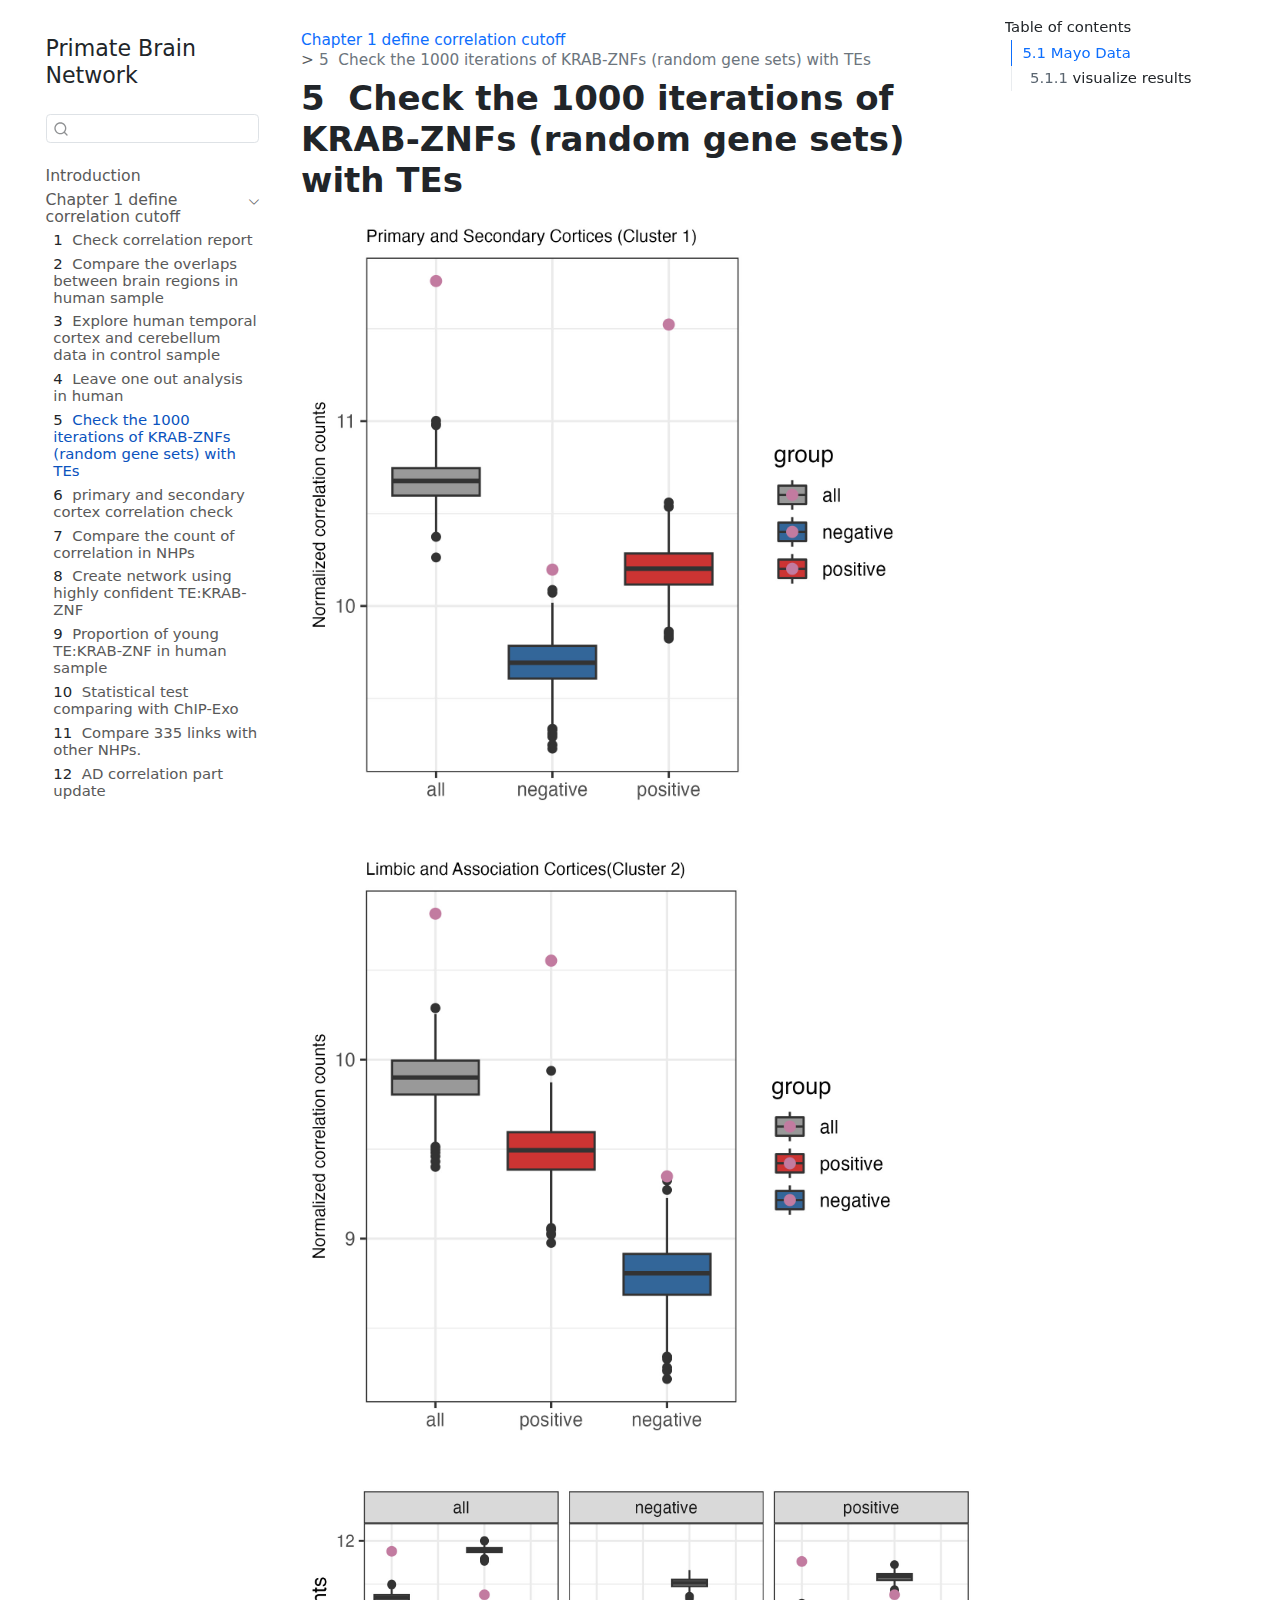
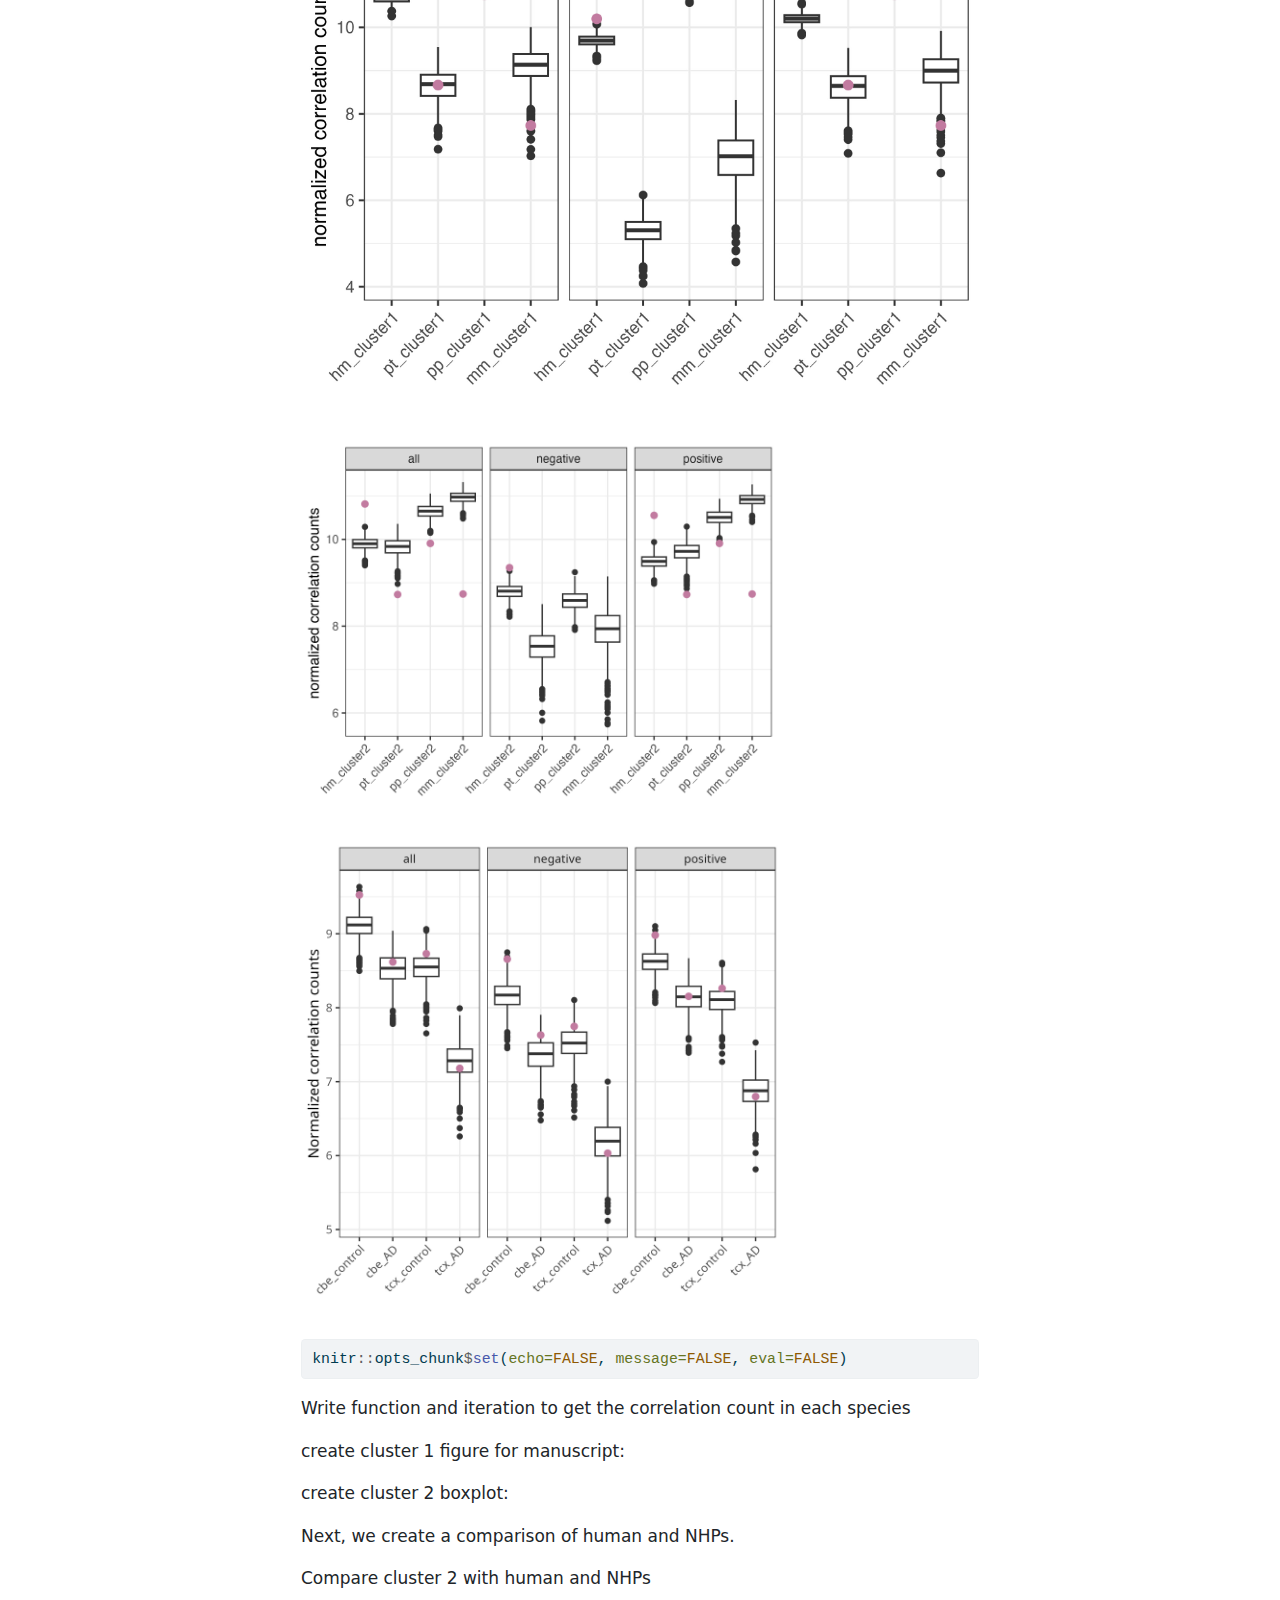
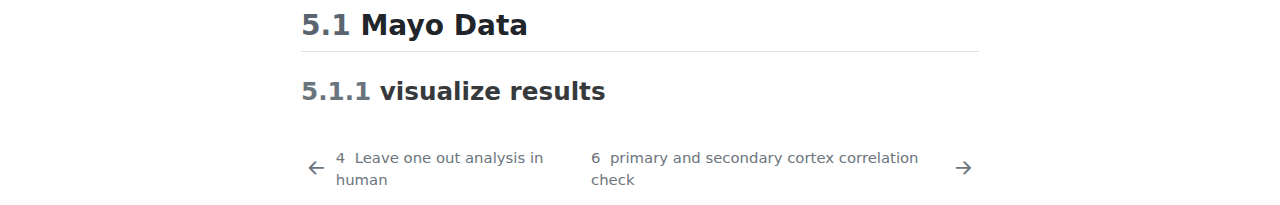
<file: _book/posts/F1_04_01_correlation_NHPs.html>
<!DOCTYPE html>
<html xmlns="http://www.w3.org/1999/xhtml" lang="en" xml:lang="en"><head>

<meta charset="utf-8">
<meta name="generator" content="quarto-1.4.550">

<meta name="viewport" content="width=device-width, initial-scale=1.0, user-scalable=yes">


<title>Primate Brain Network - 5&nbsp; Check the 1000 iterations of KRAB-ZNFs (random gene sets) with TEs</title>
<style>
code{white-space: pre-wrap;}
span.smallcaps{font-variant: small-caps;}
div.columns{display: flex; gap: min(4vw, 1.5em);}
div.column{flex: auto; overflow-x: auto;}
div.hanging-indent{margin-left: 1.5em; text-indent: -1.5em;}
ul.task-list{list-style: none;}
ul.task-list li input[type="checkbox"] {
  width: 0.8em;
  margin: 0 0.8em 0.2em -1em; /* quarto-specific, see https://github.com/quarto-dev/quarto-cli/issues/4556 */ 
  vertical-align: middle;
}
/* CSS for syntax highlighting */
pre > code.sourceCode { white-space: pre; position: relative; }
pre > code.sourceCode > span { line-height: 1.25; }
pre > code.sourceCode > span:empty { height: 1.2em; }
.sourceCode { overflow: visible; }
code.sourceCode > span { color: inherit; text-decoration: inherit; }
div.sourceCode { margin: 1em 0; }
pre.sourceCode { margin: 0; }
@media screen {
div.sourceCode { overflow: auto; }
}
@media print {
pre > code.sourceCode { white-space: pre-wrap; }
pre > code.sourceCode > span { text-indent: -5em; padding-left: 5em; }
}
pre.numberSource code
  { counter-reset: source-line 0; }
pre.numberSource code > span
  { position: relative; left: -4em; counter-increment: source-line; }
pre.numberSource code > span > a:first-child::before
  { content: counter(source-line);
    position: relative; left: -1em; text-align: right; vertical-align: baseline;
    border: none; display: inline-block;
    -webkit-touch-callout: none; -webkit-user-select: none;
    -khtml-user-select: none; -moz-user-select: none;
    -ms-user-select: none; user-select: none;
    padding: 0 4px; width: 4em;
  }
pre.numberSource { margin-left: 3em;  padding-left: 4px; }
div.sourceCode
  {   }
@media screen {
pre > code.sourceCode > span > a:first-child::before { text-decoration: underline; }
}
</style>


<script src="../site_libs/quarto-nav/quarto-nav.js"></script>
<script src="../site_libs/quarto-nav/headroom.min.js"></script>
<script src="../site_libs/clipboard/clipboard.min.js"></script>
<script src="../site_libs/quarto-search/autocomplete.umd.js"></script>
<script src="../site_libs/quarto-search/fuse.min.js"></script>
<script src="../site_libs/quarto-search/quarto-search.js"></script>
<meta name="quarto:offset" content="../">
<link href="../posts/F1_04_c1_correlation_check.html" rel="next">
<link href="../posts/F1_03_leave_one_out_human.html" rel="prev">
<script src="../site_libs/quarto-html/quarto.js"></script>
<script src="../site_libs/quarto-html/popper.min.js"></script>
<script src="../site_libs/quarto-html/tippy.umd.min.js"></script>
<script src="../site_libs/quarto-html/anchor.min.js"></script>
<link href="../site_libs/quarto-html/tippy.css" rel="stylesheet">
<link href="../site_libs/quarto-html/quarto-syntax-highlighting.css" rel="stylesheet" id="quarto-text-highlighting-styles">
<script src="../site_libs/bootstrap/bootstrap.min.js"></script>
<link href="../site_libs/bootstrap/bootstrap-icons.css" rel="stylesheet">
<link href="../site_libs/bootstrap/bootstrap.min.css" rel="stylesheet" id="quarto-bootstrap" data-mode="light">
<script id="quarto-search-options" type="application/json">{
  "location": "sidebar",
  "copy-button": false,
  "collapse-after": 3,
  "panel-placement": "start",
  "type": "textbox",
  "limit": 50,
  "keyboard-shortcut": [
    "f",
    "/",
    "s"
  ],
  "show-item-context": false,
  "language": {
    "search-no-results-text": "No results",
    "search-matching-documents-text": "matching documents",
    "search-copy-link-title": "Copy link to search",
    "search-hide-matches-text": "Hide additional matches",
    "search-more-match-text": "more match in this document",
    "search-more-matches-text": "more matches in this document",
    "search-clear-button-title": "Clear",
    "search-text-placeholder": "",
    "search-detached-cancel-button-title": "Cancel",
    "search-submit-button-title": "Submit",
    "search-label": "Search"
  }
}</script>


</head>

<body class="nav-sidebar floating">

<div id="quarto-search-results"></div>
  <header id="quarto-header" class="headroom fixed-top">
  <nav class="quarto-secondary-nav">
    <div class="container-fluid d-flex">
      <button type="button" class="quarto-btn-toggle btn" data-bs-toggle="collapse" data-bs-target=".quarto-sidebar-collapse-item" aria-controls="quarto-sidebar" aria-expanded="false" aria-label="Toggle sidebar navigation" onclick="if (window.quartoToggleHeadroom) { window.quartoToggleHeadroom(); }">
        <i class="bi bi-layout-text-sidebar-reverse"></i>
      </button>
        <nav class="quarto-page-breadcrumbs" aria-label="breadcrumb"><ol class="breadcrumb"><li class="breadcrumb-item"><a href="../posts/F1_00_report.html">Chapter 1 define correlation cutoff</a></li><li class="breadcrumb-item"><a href="../posts/F1_04_01_correlation_NHPs.html"><span class="chapter-number">5</span>&nbsp; <span class="chapter-title">Check the 1000 iterations of KRAB-ZNFs (random gene sets) with TEs</span></a></li></ol></nav>
        <a class="flex-grow-1" role="button" data-bs-toggle="collapse" data-bs-target=".quarto-sidebar-collapse-item" aria-controls="quarto-sidebar" aria-expanded="false" aria-label="Toggle sidebar navigation" onclick="if (window.quartoToggleHeadroom) { window.quartoToggleHeadroom(); }">      
        </a>
      <button type="button" class="btn quarto-search-button" aria-label="" onclick="window.quartoOpenSearch();">
        <i class="bi bi-search"></i>
      </button>
    </div>
  </nav>
</header>
<!-- content -->
<div id="quarto-content" class="quarto-container page-columns page-rows-contents page-layout-article">
<!-- sidebar -->
  <nav id="quarto-sidebar" class="sidebar collapse collapse-horizontal quarto-sidebar-collapse-item sidebar-navigation floating overflow-auto">
    <div class="pt-lg-2 mt-2 text-left sidebar-header">
    <div class="sidebar-title mb-0 py-0">
      <a href="../">Primate Brain Network</a> 
    </div>
      </div>
        <div class="mt-2 flex-shrink-0 align-items-center">
        <div class="sidebar-search">
        <div id="quarto-search" class="" title="Search"></div>
        </div>
        </div>
    <div class="sidebar-menu-container"> 
    <ul class="list-unstyled mt-1">
        <li class="sidebar-item">
  <div class="sidebar-item-container"> 
  <a href="../index.html" class="sidebar-item-text sidebar-link">
 <span class="menu-text">Introduction</span></a>
  </div>
</li>
        <li class="sidebar-item sidebar-item-section">
      <div class="sidebar-item-container"> 
            <a class="sidebar-item-text sidebar-link text-start" data-bs-toggle="collapse" data-bs-target="#quarto-sidebar-section-1" aria-expanded="true">
 <span class="menu-text">Chapter 1 define correlation cutoff</span></a>
          <a class="sidebar-item-toggle text-start" data-bs-toggle="collapse" data-bs-target="#quarto-sidebar-section-1" aria-expanded="true" aria-label="Toggle section">
            <i class="bi bi-chevron-right ms-2"></i>
          </a> 
      </div>
      <ul id="quarto-sidebar-section-1" class="collapse list-unstyled sidebar-section depth1 show">  
          <li class="sidebar-item">
  <div class="sidebar-item-container"> 
  <a href="../posts/F1_00_report.html" class="sidebar-item-text sidebar-link">
 <span class="menu-text"><span class="chapter-number">1</span>&nbsp; <span class="chapter-title">Check correlation report</span></span></a>
  </div>
</li>
          <li class="sidebar-item">
  <div class="sidebar-item-container"> 
  <a href="../posts/F1_01_overlapped_correlations_across_species.html" class="sidebar-item-text sidebar-link">
 <span class="menu-text"><span class="chapter-number">2</span>&nbsp; <span class="chapter-title">Compare the overlaps between brain regions in human sample</span></span></a>
  </div>
</li>
          <li class="sidebar-item">
  <div class="sidebar-item-container"> 
  <a href="../posts/F1_02_overlapped_in_ADdata.html" class="sidebar-item-text sidebar-link">
 <span class="menu-text"><span class="chapter-number">3</span>&nbsp; <span class="chapter-title">Explore human temporal cortex and cerebellum data in control sample</span></span></a>
  </div>
</li>
          <li class="sidebar-item">
  <div class="sidebar-item-container"> 
  <a href="../posts/F1_03_leave_one_out_human.html" class="sidebar-item-text sidebar-link">
 <span class="menu-text"><span class="chapter-number">4</span>&nbsp; <span class="chapter-title">Leave one out analysis in human</span></span></a>
  </div>
</li>
          <li class="sidebar-item">
  <div class="sidebar-item-container"> 
  <a href="../posts/F1_04_01_correlation_NHPs.html" class="sidebar-item-text sidebar-link active">
 <span class="menu-text"><span class="chapter-number">5</span>&nbsp; <span class="chapter-title">Check the 1000 iterations of KRAB-ZNFs (random gene sets) with TEs</span></span></a>
  </div>
</li>
          <li class="sidebar-item">
  <div class="sidebar-item-container"> 
  <a href="../posts/F1_04_c1_correlation_check.html" class="sidebar-item-text sidebar-link">
 <span class="menu-text"><span class="chapter-number">6</span>&nbsp; <span class="chapter-title">primary and secondary cortex correlation check</span></span></a>
  </div>
</li>
          <li class="sidebar-item">
  <div class="sidebar-item-container"> 
  <a href="../posts/F1_05_amount_correlation_NHPs.html" class="sidebar-item-text sidebar-link">
 <span class="menu-text"><span class="chapter-number">7</span>&nbsp; <span class="chapter-title">Compare the count of correlation in NHPs</span></span></a>
  </div>
</li>
          <li class="sidebar-item">
  <div class="sidebar-item-container"> 
  <a href="../posts/F1_06_c1c2_network.html" class="sidebar-item-text sidebar-link">
 <span class="menu-text"><span class="chapter-number">8</span>&nbsp; <span class="chapter-title">Create network using highly confident TE:KRAB-ZNF</span></span></a>
  </div>
</li>
          <li class="sidebar-item">
  <div class="sidebar-item-container"> 
  <a href="../posts/F2_01_youngLink_barplot.html" class="sidebar-item-text sidebar-link">
 <span class="menu-text"><span class="chapter-number">9</span>&nbsp; <span class="chapter-title">Proportion of young TE:KRAB-ZNF in human sample</span></span></a>
  </div>
</li>
          <li class="sidebar-item">
  <div class="sidebar-item-container"> 
  <a href="../posts/F3_statistical_test_with_ChIPExo.html" class="sidebar-item-text sidebar-link">
 <span class="menu-text"><span class="chapter-number">10</span>&nbsp; <span class="chapter-title">Statistical test comparing with ChIP-Exo</span></span></a>
  </div>
</li>
          <li class="sidebar-item">
  <div class="sidebar-item-container"> 
  <a href="../posts/F5_01_analyze335network.html" class="sidebar-item-text sidebar-link">
 <span class="menu-text"><span class="chapter-number">11</span>&nbsp; <span class="chapter-title">Compare 335 links with other NHPs.</span></span></a>
  </div>
</li>
          <li class="sidebar-item">
  <div class="sidebar-item-container"> 
  <a href="../posts/F7_01_ADcorrelation.html" class="sidebar-item-text sidebar-link">
 <span class="menu-text"><span class="chapter-number">12</span>&nbsp; <span class="chapter-title">AD correlation part update</span></span></a>
  </div>
</li>
      </ul>
  </li>
    </ul>
    </div>
</nav>
<div id="quarto-sidebar-glass" class="quarto-sidebar-collapse-item" data-bs-toggle="collapse" data-bs-target=".quarto-sidebar-collapse-item"></div>
<!-- margin-sidebar -->
    <div id="quarto-margin-sidebar" class="sidebar margin-sidebar">
        <nav id="TOC" role="doc-toc" class="toc-active">
    <h2 id="toc-title">Table of contents</h2>
   
  <ul>
  <li><a href="#mayo-data" id="toc-mayo-data" class="nav-link active" data-scroll-target="#mayo-data"><span class="header-section-number">5.1</span> Mayo Data</a>
  <ul class="collapse">
  <li><a href="#visualize-results" id="toc-visualize-results" class="nav-link" data-scroll-target="#visualize-results"><span class="header-section-number">5.1.1</span> visualize results</a></li>
  </ul></li>
  </ul>
</nav>
    </div>
<!-- main -->
<main class="content" id="quarto-document-content">

<header id="title-block-header" class="quarto-title-block default"><nav class="quarto-page-breadcrumbs quarto-title-breadcrumbs d-none d-lg-block" aria-label="breadcrumb"><ol class="breadcrumb"><li class="breadcrumb-item"><a href="../posts/F1_00_report.html">Chapter 1 define correlation cutoff</a></li><li class="breadcrumb-item"><a href="../posts/F1_04_01_correlation_NHPs.html"><span class="chapter-number">5</span>&nbsp; <span class="chapter-title">Check the 1000 iterations of KRAB-ZNFs (random gene sets) with TEs</span></a></li></ol></nav>
<div class="quarto-title">
<h1 class="title"><span class="chapter-number">5</span>&nbsp; <span class="chapter-title">Check the 1000 iterations of KRAB-ZNFs (random gene sets) with TEs</span></h1>
</div>



<div class="quarto-title-meta">

    
  
    
  </div>
  


</header>


<p><img src="../figures/correlation_check_human_cluster1.jpg" class="img-fluid" width="616"></p>
<p><img src="../figures/correlation_check_human_cluster2.jpg" class="img-fluid" width="613"></p>
<p><img src="../figures/nhp_c1_boxplot.jpg" class="img-fluid"></p>
<p><img src="../figures/nhp_c2_boxplot.jpg" class="img-fluid" width="478"></p>
<p><img src="../figures/mayo_simulation_wrap_boxplot.jpg" class="img-fluid" width="482"></p>
<div class="cell">
<div class="sourceCode cell-code" id="cb1"><pre class="sourceCode r code-with-copy"><code class="sourceCode r"><span id="cb1-1"><a href="#cb1-1" aria-hidden="true" tabindex="-1"></a>knitr<span class="sc">::</span>opts_chunk<span class="sc">$</span><span class="fu">set</span>(<span class="at">echo=</span><span class="cn">FALSE</span>, <span class="at">message=</span><span class="cn">FALSE</span>, <span class="at">eval=</span><span class="cn">FALSE</span>)</span></code><button title="Copy to Clipboard" class="code-copy-button"><i class="bi"></i></button></pre></div>
</div>
<p>Write function and iteration to get the correlation count in each species</p>
<p>create cluster 1 figure for manuscript:</p>
<p>create cluster 2 boxplot:</p>
<p>Next, we create a comparison of human and NHPs.</p>
<p>Compare cluster 2 with human and NHPs</p>
<section id="mayo-data" class="level2" data-number="5.1">
<h2 data-number="5.1" class="anchored" data-anchor-id="mayo-data"><span class="header-section-number">5.1</span> Mayo Data</h2>
<section id="visualize-results" class="level3" data-number="5.1.1">
<h3 data-number="5.1.1" class="anchored" data-anchor-id="visualize-results"><span class="header-section-number">5.1.1</span> visualize results</h3>


</section>
</section>

</main> <!-- /main -->
<script id="quarto-html-after-body" type="application/javascript">
window.document.addEventListener("DOMContentLoaded", function (event) {
  const toggleBodyColorMode = (bsSheetEl) => {
    const mode = bsSheetEl.getAttribute("data-mode");
    const bodyEl = window.document.querySelector("body");
    if (mode === "dark") {
      bodyEl.classList.add("quarto-dark");
      bodyEl.classList.remove("quarto-light");
    } else {
      bodyEl.classList.add("quarto-light");
      bodyEl.classList.remove("quarto-dark");
    }
  }
  const toggleBodyColorPrimary = () => {
    const bsSheetEl = window.document.querySelector("link#quarto-bootstrap");
    if (bsSheetEl) {
      toggleBodyColorMode(bsSheetEl);
    }
  }
  toggleBodyColorPrimary();  
  const icon = "";
  const anchorJS = new window.AnchorJS();
  anchorJS.options = {
    placement: 'right',
    icon: icon
  };
  anchorJS.add('.anchored');
  const isCodeAnnotation = (el) => {
    for (const clz of el.classList) {
      if (clz.startsWith('code-annotation-')) {                     
        return true;
      }
    }
    return false;
  }
  const clipboard = new window.ClipboardJS('.code-copy-button', {
    text: function(trigger) {
      const codeEl = trigger.previousElementSibling.cloneNode(true);
      for (const childEl of codeEl.children) {
        if (isCodeAnnotation(childEl)) {
          childEl.remove();
        }
      }
      return codeEl.innerText;
    }
  });
  clipboard.on('success', function(e) {
    // button target
    const button = e.trigger;
    // don't keep focus
    button.blur();
    // flash "checked"
    button.classList.add('code-copy-button-checked');
    var currentTitle = button.getAttribute("title");
    button.setAttribute("title", "Copied!");
    let tooltip;
    if (window.bootstrap) {
      button.setAttribute("data-bs-toggle", "tooltip");
      button.setAttribute("data-bs-placement", "left");
      button.setAttribute("data-bs-title", "Copied!");
      tooltip = new bootstrap.Tooltip(button, 
        { trigger: "manual", 
          customClass: "code-copy-button-tooltip",
          offset: [0, -8]});
      tooltip.show();    
    }
    setTimeout(function() {
      if (tooltip) {
        tooltip.hide();
        button.removeAttribute("data-bs-title");
        button.removeAttribute("data-bs-toggle");
        button.removeAttribute("data-bs-placement");
      }
      button.setAttribute("title", currentTitle);
      button.classList.remove('code-copy-button-checked');
    }, 1000);
    // clear code selection
    e.clearSelection();
  });
  function tippyHover(el, contentFn, onTriggerFn, onUntriggerFn) {
    const config = {
      allowHTML: true,
      maxWidth: 500,
      delay: 100,
      arrow: false,
      appendTo: function(el) {
          return el.parentElement;
      },
      interactive: true,
      interactiveBorder: 10,
      theme: 'quarto',
      placement: 'bottom-start',
    };
    if (contentFn) {
      config.content = contentFn;
    }
    if (onTriggerFn) {
      config.onTrigger = onTriggerFn;
    }
    if (onUntriggerFn) {
      config.onUntrigger = onUntriggerFn;
    }
    window.tippy(el, config); 
  }
  const noterefs = window.document.querySelectorAll('a[role="doc-noteref"]');
  for (var i=0; i<noterefs.length; i++) {
    const ref = noterefs[i];
    tippyHover(ref, function() {
      // use id or data attribute instead here
      let href = ref.getAttribute('data-footnote-href') || ref.getAttribute('href');
      try { href = new URL(href).hash; } catch {}
      const id = href.replace(/^#\/?/, "");
      const note = window.document.getElementById(id);
      return note.innerHTML;
    });
  }
  const xrefs = window.document.querySelectorAll('a.quarto-xref');
  const processXRef = (id, note) => {
    // Strip column container classes
    const stripColumnClz = (el) => {
      el.classList.remove("page-full", "page-columns");
      if (el.children) {
        for (const child of el.children) {
          stripColumnClz(child);
        }
      }
    }
    stripColumnClz(note)
    if (id === null || id.startsWith('sec-')) {
      // Special case sections, only their first couple elements
      const container = document.createElement("div");
      if (note.children && note.children.length > 2) {
        container.appendChild(note.children[0].cloneNode(true));
        for (let i = 1; i < note.children.length; i++) {
          const child = note.children[i];
          if (child.tagName === "P" && child.innerText === "") {
            continue;
          } else {
            container.appendChild(child.cloneNode(true));
            break;
          }
        }
        if (window.Quarto?.typesetMath) {
          window.Quarto.typesetMath(container);
        }
        return container.innerHTML
      } else {
        if (window.Quarto?.typesetMath) {
          window.Quarto.typesetMath(note);
        }
        return note.innerHTML;
      }
    } else {
      // Remove any anchor links if they are present
      const anchorLink = note.querySelector('a.anchorjs-link');
      if (anchorLink) {
        anchorLink.remove();
      }
      if (window.Quarto?.typesetMath) {
        window.Quarto.typesetMath(note);
      }
      // TODO in 1.5, we should make sure this works without a callout special case
      if (note.classList.contains("callout")) {
        return note.outerHTML;
      } else {
        return note.innerHTML;
      }
    }
  }
  for (var i=0; i<xrefs.length; i++) {
    const xref = xrefs[i];
    tippyHover(xref, undefined, function(instance) {
      instance.disable();
      let url = xref.getAttribute('href');
      let hash = undefined; 
      if (url.startsWith('#')) {
        hash = url;
      } else {
        try { hash = new URL(url).hash; } catch {}
      }
      if (hash) {
        const id = hash.replace(/^#\/?/, "");
        const note = window.document.getElementById(id);
        if (note !== null) {
          try {
            const html = processXRef(id, note.cloneNode(true));
            instance.setContent(html);
          } finally {
            instance.enable();
            instance.show();
          }
        } else {
          // See if we can fetch this
          fetch(url.split('#')[0])
          .then(res => res.text())
          .then(html => {
            const parser = new DOMParser();
            const htmlDoc = parser.parseFromString(html, "text/html");
            const note = htmlDoc.getElementById(id);
            if (note !== null) {
              const html = processXRef(id, note);
              instance.setContent(html);
            } 
          }).finally(() => {
            instance.enable();
            instance.show();
          });
        }
      } else {
        // See if we can fetch a full url (with no hash to target)
        // This is a special case and we should probably do some content thinning / targeting
        fetch(url)
        .then(res => res.text())
        .then(html => {
          const parser = new DOMParser();
          const htmlDoc = parser.parseFromString(html, "text/html");
          const note = htmlDoc.querySelector('main.content');
          if (note !== null) {
            // This should only happen for chapter cross references
            // (since there is no id in the URL)
            // remove the first header
            if (note.children.length > 0 && note.children[0].tagName === "HEADER") {
              note.children[0].remove();
            }
            const html = processXRef(null, note);
            instance.setContent(html);
          } 
        }).finally(() => {
          instance.enable();
          instance.show();
        });
      }
    }, function(instance) {
    });
  }
      let selectedAnnoteEl;
      const selectorForAnnotation = ( cell, annotation) => {
        let cellAttr = 'data-code-cell="' + cell + '"';
        let lineAttr = 'data-code-annotation="' +  annotation + '"';
        const selector = 'span[' + cellAttr + '][' + lineAttr + ']';
        return selector;
      }
      const selectCodeLines = (annoteEl) => {
        const doc = window.document;
        const targetCell = annoteEl.getAttribute("data-target-cell");
        const targetAnnotation = annoteEl.getAttribute("data-target-annotation");
        const annoteSpan = window.document.querySelector(selectorForAnnotation(targetCell, targetAnnotation));
        const lines = annoteSpan.getAttribute("data-code-lines").split(",");
        const lineIds = lines.map((line) => {
          return targetCell + "-" + line;
        })
        let top = null;
        let height = null;
        let parent = null;
        if (lineIds.length > 0) {
            //compute the position of the single el (top and bottom and make a div)
            const el = window.document.getElementById(lineIds[0]);
            top = el.offsetTop;
            height = el.offsetHeight;
            parent = el.parentElement.parentElement;
          if (lineIds.length > 1) {
            const lastEl = window.document.getElementById(lineIds[lineIds.length - 1]);
            const bottom = lastEl.offsetTop + lastEl.offsetHeight;
            height = bottom - top;
          }
          if (top !== null && height !== null && parent !== null) {
            // cook up a div (if necessary) and position it 
            let div = window.document.getElementById("code-annotation-line-highlight");
            if (div === null) {
              div = window.document.createElement("div");
              div.setAttribute("id", "code-annotation-line-highlight");
              div.style.position = 'absolute';
              parent.appendChild(div);
            }
            div.style.top = top - 2 + "px";
            div.style.height = height + 4 + "px";
            div.style.left = 0;
            let gutterDiv = window.document.getElementById("code-annotation-line-highlight-gutter");
            if (gutterDiv === null) {
              gutterDiv = window.document.createElement("div");
              gutterDiv.setAttribute("id", "code-annotation-line-highlight-gutter");
              gutterDiv.style.position = 'absolute';
              const codeCell = window.document.getElementById(targetCell);
              const gutter = codeCell.querySelector('.code-annotation-gutter');
              gutter.appendChild(gutterDiv);
            }
            gutterDiv.style.top = top - 2 + "px";
            gutterDiv.style.height = height + 4 + "px";
          }
          selectedAnnoteEl = annoteEl;
        }
      };
      const unselectCodeLines = () => {
        const elementsIds = ["code-annotation-line-highlight", "code-annotation-line-highlight-gutter"];
        elementsIds.forEach((elId) => {
          const div = window.document.getElementById(elId);
          if (div) {
            div.remove();
          }
        });
        selectedAnnoteEl = undefined;
      };
        // Handle positioning of the toggle
    window.addEventListener(
      "resize",
      throttle(() => {
        elRect = undefined;
        if (selectedAnnoteEl) {
          selectCodeLines(selectedAnnoteEl);
        }
      }, 10)
    );
    function throttle(fn, ms) {
    let throttle = false;
    let timer;
      return (...args) => {
        if(!throttle) { // first call gets through
            fn.apply(this, args);
            throttle = true;
        } else { // all the others get throttled
            if(timer) clearTimeout(timer); // cancel #2
            timer = setTimeout(() => {
              fn.apply(this, args);
              timer = throttle = false;
            }, ms);
        }
      };
    }
      // Attach click handler to the DT
      const annoteDls = window.document.querySelectorAll('dt[data-target-cell]');
      for (const annoteDlNode of annoteDls) {
        annoteDlNode.addEventListener('click', (event) => {
          const clickedEl = event.target;
          if (clickedEl !== selectedAnnoteEl) {
            unselectCodeLines();
            const activeEl = window.document.querySelector('dt[data-target-cell].code-annotation-active');
            if (activeEl) {
              activeEl.classList.remove('code-annotation-active');
            }
            selectCodeLines(clickedEl);
            clickedEl.classList.add('code-annotation-active');
          } else {
            // Unselect the line
            unselectCodeLines();
            clickedEl.classList.remove('code-annotation-active');
          }
        });
      }
  const findCites = (el) => {
    const parentEl = el.parentElement;
    if (parentEl) {
      const cites = parentEl.dataset.cites;
      if (cites) {
        return {
          el,
          cites: cites.split(' ')
        };
      } else {
        return findCites(el.parentElement)
      }
    } else {
      return undefined;
    }
  };
  var bibliorefs = window.document.querySelectorAll('a[role="doc-biblioref"]');
  for (var i=0; i<bibliorefs.length; i++) {
    const ref = bibliorefs[i];
    const citeInfo = findCites(ref);
    if (citeInfo) {
      tippyHover(citeInfo.el, function() {
        var popup = window.document.createElement('div');
        citeInfo.cites.forEach(function(cite) {
          var citeDiv = window.document.createElement('div');
          citeDiv.classList.add('hanging-indent');
          citeDiv.classList.add('csl-entry');
          var biblioDiv = window.document.getElementById('ref-' + cite);
          if (biblioDiv) {
            citeDiv.innerHTML = biblioDiv.innerHTML;
          }
          popup.appendChild(citeDiv);
        });
        return popup.innerHTML;
      });
    }
  }
});
</script>
<nav class="page-navigation">
  <div class="nav-page nav-page-previous">
      <a href="../posts/F1_03_leave_one_out_human.html" class="pagination-link" aria-label="Leave one out analysis in human">
        <i class="bi bi-arrow-left-short"></i> <span class="nav-page-text"><span class="chapter-number">4</span>&nbsp; <span class="chapter-title">Leave one out analysis in human</span></span>
      </a>          
  </div>
  <div class="nav-page nav-page-next">
      <a href="../posts/F1_04_c1_correlation_check.html" class="pagination-link" aria-label="primary and secondary cortex correlation check">
        <span class="nav-page-text"><span class="chapter-number">6</span>&nbsp; <span class="chapter-title">primary and secondary cortex correlation check</span></span> <i class="bi bi-arrow-right-short"></i>
      </a>
  </div>
</nav>
</div> <!-- /content -->




</body></html>
</file>
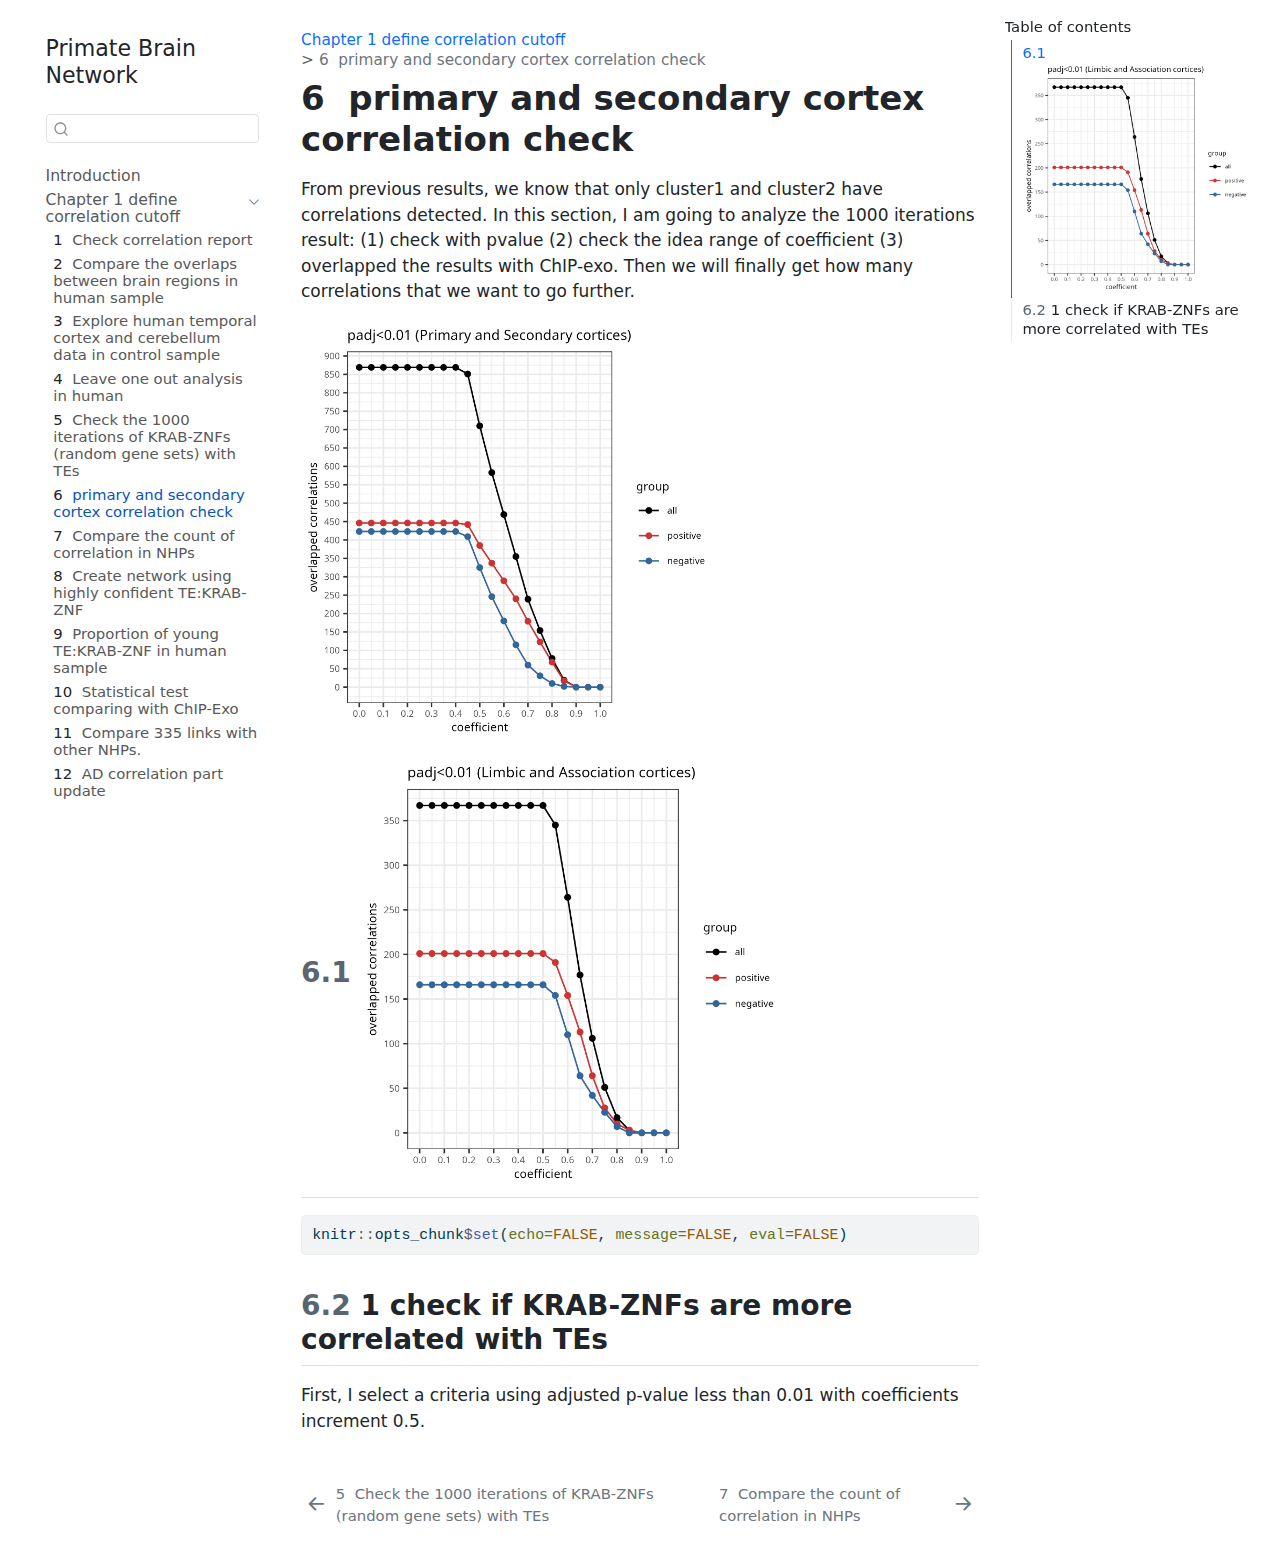
<file: _book/posts/F1_04_c1_correlation_check.html>
<!DOCTYPE html>
<html xmlns="http://www.w3.org/1999/xhtml" lang="en" xml:lang="en"><head>

<meta charset="utf-8">
<meta name="generator" content="quarto-1.4.550">

<meta name="viewport" content="width=device-width, initial-scale=1.0, user-scalable=yes">


<title>Primate Brain Network - 6&nbsp; primary and secondary cortex correlation check</title>
<style>
code{white-space: pre-wrap;}
span.smallcaps{font-variant: small-caps;}
div.columns{display: flex; gap: min(4vw, 1.5em);}
div.column{flex: auto; overflow-x: auto;}
div.hanging-indent{margin-left: 1.5em; text-indent: -1.5em;}
ul.task-list{list-style: none;}
ul.task-list li input[type="checkbox"] {
  width: 0.8em;
  margin: 0 0.8em 0.2em -1em; /* quarto-specific, see https://github.com/quarto-dev/quarto-cli/issues/4556 */ 
  vertical-align: middle;
}
/* CSS for syntax highlighting */
pre > code.sourceCode { white-space: pre; position: relative; }
pre > code.sourceCode > span { line-height: 1.25; }
pre > code.sourceCode > span:empty { height: 1.2em; }
.sourceCode { overflow: visible; }
code.sourceCode > span { color: inherit; text-decoration: inherit; }
div.sourceCode { margin: 1em 0; }
pre.sourceCode { margin: 0; }
@media screen {
div.sourceCode { overflow: auto; }
}
@media print {
pre > code.sourceCode { white-space: pre-wrap; }
pre > code.sourceCode > span { text-indent: -5em; padding-left: 5em; }
}
pre.numberSource code
  { counter-reset: source-line 0; }
pre.numberSource code > span
  { position: relative; left: -4em; counter-increment: source-line; }
pre.numberSource code > span > a:first-child::before
  { content: counter(source-line);
    position: relative; left: -1em; text-align: right; vertical-align: baseline;
    border: none; display: inline-block;
    -webkit-touch-callout: none; -webkit-user-select: none;
    -khtml-user-select: none; -moz-user-select: none;
    -ms-user-select: none; user-select: none;
    padding: 0 4px; width: 4em;
  }
pre.numberSource { margin-left: 3em;  padding-left: 4px; }
div.sourceCode
  {   }
@media screen {
pre > code.sourceCode > span > a:first-child::before { text-decoration: underline; }
}
</style>


<script src="../site_libs/quarto-nav/quarto-nav.js"></script>
<script src="../site_libs/quarto-nav/headroom.min.js"></script>
<script src="../site_libs/clipboard/clipboard.min.js"></script>
<script src="../site_libs/quarto-search/autocomplete.umd.js"></script>
<script src="../site_libs/quarto-search/fuse.min.js"></script>
<script src="../site_libs/quarto-search/quarto-search.js"></script>
<meta name="quarto:offset" content="../">
<link href="../posts/F1_05_amount_correlation_NHPs.html" rel="next">
<link href="../posts/F1_04_01_correlation_NHPs.html" rel="prev">
<script src="../site_libs/quarto-html/quarto.js"></script>
<script src="../site_libs/quarto-html/popper.min.js"></script>
<script src="../site_libs/quarto-html/tippy.umd.min.js"></script>
<script src="../site_libs/quarto-html/anchor.min.js"></script>
<link href="../site_libs/quarto-html/tippy.css" rel="stylesheet">
<link href="../site_libs/quarto-html/quarto-syntax-highlighting.css" rel="stylesheet" id="quarto-text-highlighting-styles">
<script src="../site_libs/bootstrap/bootstrap.min.js"></script>
<link href="../site_libs/bootstrap/bootstrap-icons.css" rel="stylesheet">
<link href="../site_libs/bootstrap/bootstrap.min.css" rel="stylesheet" id="quarto-bootstrap" data-mode="light">
<script id="quarto-search-options" type="application/json">{
  "location": "sidebar",
  "copy-button": false,
  "collapse-after": 3,
  "panel-placement": "start",
  "type": "textbox",
  "limit": 50,
  "keyboard-shortcut": [
    "f",
    "/",
    "s"
  ],
  "show-item-context": false,
  "language": {
    "search-no-results-text": "No results",
    "search-matching-documents-text": "matching documents",
    "search-copy-link-title": "Copy link to search",
    "search-hide-matches-text": "Hide additional matches",
    "search-more-match-text": "more match in this document",
    "search-more-matches-text": "more matches in this document",
    "search-clear-button-title": "Clear",
    "search-text-placeholder": "",
    "search-detached-cancel-button-title": "Cancel",
    "search-submit-button-title": "Submit",
    "search-label": "Search"
  }
}</script>


</head>

<body class="nav-sidebar floating">

<div id="quarto-search-results"></div>
  <header id="quarto-header" class="headroom fixed-top">
  <nav class="quarto-secondary-nav">
    <div class="container-fluid d-flex">
      <button type="button" class="quarto-btn-toggle btn" data-bs-toggle="collapse" data-bs-target=".quarto-sidebar-collapse-item" aria-controls="quarto-sidebar" aria-expanded="false" aria-label="Toggle sidebar navigation" onclick="if (window.quartoToggleHeadroom) { window.quartoToggleHeadroom(); }">
        <i class="bi bi-layout-text-sidebar-reverse"></i>
      </button>
        <nav class="quarto-page-breadcrumbs" aria-label="breadcrumb"><ol class="breadcrumb"><li class="breadcrumb-item"><a href="../posts/F1_00_report.html">Chapter 1 define correlation cutoff</a></li><li class="breadcrumb-item"><a href="../posts/F1_04_c1_correlation_check.html"><span class="chapter-number">6</span>&nbsp; <span class="chapter-title">primary and secondary cortex correlation check</span></a></li></ol></nav>
        <a class="flex-grow-1" role="button" data-bs-toggle="collapse" data-bs-target=".quarto-sidebar-collapse-item" aria-controls="quarto-sidebar" aria-expanded="false" aria-label="Toggle sidebar navigation" onclick="if (window.quartoToggleHeadroom) { window.quartoToggleHeadroom(); }">      
        </a>
      <button type="button" class="btn quarto-search-button" aria-label="" onclick="window.quartoOpenSearch();">
        <i class="bi bi-search"></i>
      </button>
    </div>
  </nav>
</header>
<!-- content -->
<div id="quarto-content" class="quarto-container page-columns page-rows-contents page-layout-article">
<!-- sidebar -->
  <nav id="quarto-sidebar" class="sidebar collapse collapse-horizontal quarto-sidebar-collapse-item sidebar-navigation floating overflow-auto">
    <div class="pt-lg-2 mt-2 text-left sidebar-header">
    <div class="sidebar-title mb-0 py-0">
      <a href="../">Primate Brain Network</a> 
    </div>
      </div>
        <div class="mt-2 flex-shrink-0 align-items-center">
        <div class="sidebar-search">
        <div id="quarto-search" class="" title="Search"></div>
        </div>
        </div>
    <div class="sidebar-menu-container"> 
    <ul class="list-unstyled mt-1">
        <li class="sidebar-item">
  <div class="sidebar-item-container"> 
  <a href="../index.html" class="sidebar-item-text sidebar-link">
 <span class="menu-text">Introduction</span></a>
  </div>
</li>
        <li class="sidebar-item sidebar-item-section">
      <div class="sidebar-item-container"> 
            <a class="sidebar-item-text sidebar-link text-start" data-bs-toggle="collapse" data-bs-target="#quarto-sidebar-section-1" aria-expanded="true">
 <span class="menu-text">Chapter 1 define correlation cutoff</span></a>
          <a class="sidebar-item-toggle text-start" data-bs-toggle="collapse" data-bs-target="#quarto-sidebar-section-1" aria-expanded="true" aria-label="Toggle section">
            <i class="bi bi-chevron-right ms-2"></i>
          </a> 
      </div>
      <ul id="quarto-sidebar-section-1" class="collapse list-unstyled sidebar-section depth1 show">  
          <li class="sidebar-item">
  <div class="sidebar-item-container"> 
  <a href="../posts/F1_00_report.html" class="sidebar-item-text sidebar-link">
 <span class="menu-text"><span class="chapter-number">1</span>&nbsp; <span class="chapter-title">Check correlation report</span></span></a>
  </div>
</li>
          <li class="sidebar-item">
  <div class="sidebar-item-container"> 
  <a href="../posts/F1_01_overlapped_correlations_across_species.html" class="sidebar-item-text sidebar-link">
 <span class="menu-text"><span class="chapter-number">2</span>&nbsp; <span class="chapter-title">Compare the overlaps between brain regions in human sample</span></span></a>
  </div>
</li>
          <li class="sidebar-item">
  <div class="sidebar-item-container"> 
  <a href="../posts/F1_02_overlapped_in_ADdata.html" class="sidebar-item-text sidebar-link">
 <span class="menu-text"><span class="chapter-number">3</span>&nbsp; <span class="chapter-title">Explore human temporal cortex and cerebellum data in control sample</span></span></a>
  </div>
</li>
          <li class="sidebar-item">
  <div class="sidebar-item-container"> 
  <a href="../posts/F1_03_leave_one_out_human.html" class="sidebar-item-text sidebar-link">
 <span class="menu-text"><span class="chapter-number">4</span>&nbsp; <span class="chapter-title">Leave one out analysis in human</span></span></a>
  </div>
</li>
          <li class="sidebar-item">
  <div class="sidebar-item-container"> 
  <a href="../posts/F1_04_01_correlation_NHPs.html" class="sidebar-item-text sidebar-link">
 <span class="menu-text"><span class="chapter-number">5</span>&nbsp; <span class="chapter-title">Check the 1000 iterations of KRAB-ZNFs (random gene sets) with TEs</span></span></a>
  </div>
</li>
          <li class="sidebar-item">
  <div class="sidebar-item-container"> 
  <a href="../posts/F1_04_c1_correlation_check.html" class="sidebar-item-text sidebar-link active">
 <span class="menu-text"><span class="chapter-number">6</span>&nbsp; <span class="chapter-title">primary and secondary cortex correlation check</span></span></a>
  </div>
</li>
          <li class="sidebar-item">
  <div class="sidebar-item-container"> 
  <a href="../posts/F1_05_amount_correlation_NHPs.html" class="sidebar-item-text sidebar-link">
 <span class="menu-text"><span class="chapter-number">7</span>&nbsp; <span class="chapter-title">Compare the count of correlation in NHPs</span></span></a>
  </div>
</li>
          <li class="sidebar-item">
  <div class="sidebar-item-container"> 
  <a href="../posts/F1_06_c1c2_network.html" class="sidebar-item-text sidebar-link">
 <span class="menu-text"><span class="chapter-number">8</span>&nbsp; <span class="chapter-title">Create network using highly confident TE:KRAB-ZNF</span></span></a>
  </div>
</li>
          <li class="sidebar-item">
  <div class="sidebar-item-container"> 
  <a href="../posts/F2_01_youngLink_barplot.html" class="sidebar-item-text sidebar-link">
 <span class="menu-text"><span class="chapter-number">9</span>&nbsp; <span class="chapter-title">Proportion of young TE:KRAB-ZNF in human sample</span></span></a>
  </div>
</li>
          <li class="sidebar-item">
  <div class="sidebar-item-container"> 
  <a href="../posts/F3_statistical_test_with_ChIPExo.html" class="sidebar-item-text sidebar-link">
 <span class="menu-text"><span class="chapter-number">10</span>&nbsp; <span class="chapter-title">Statistical test comparing with ChIP-Exo</span></span></a>
  </div>
</li>
          <li class="sidebar-item">
  <div class="sidebar-item-container"> 
  <a href="../posts/F5_01_analyze335network.html" class="sidebar-item-text sidebar-link">
 <span class="menu-text"><span class="chapter-number">11</span>&nbsp; <span class="chapter-title">Compare 335 links with other NHPs.</span></span></a>
  </div>
</li>
          <li class="sidebar-item">
  <div class="sidebar-item-container"> 
  <a href="../posts/F7_01_ADcorrelation.html" class="sidebar-item-text sidebar-link">
 <span class="menu-text"><span class="chapter-number">12</span>&nbsp; <span class="chapter-title">AD correlation part update</span></span></a>
  </div>
</li>
      </ul>
  </li>
    </ul>
    </div>
</nav>
<div id="quarto-sidebar-glass" class="quarto-sidebar-collapse-item" data-bs-toggle="collapse" data-bs-target=".quarto-sidebar-collapse-item"></div>
<!-- margin-sidebar -->
    <div id="quarto-margin-sidebar" class="sidebar margin-sidebar">
        <nav id="TOC" role="doc-toc" class="toc-active">
    <h2 id="toc-title">Table of contents</h2>
   
  <ul>
  <li><a href="#section" id="toc-section" class="nav-link active" data-scroll-target="#section"><span class="header-section-number">6.1</span> <img src="../figures/correlation_check_c2.jpg" class="img-fluid" width="430"></a></li>
  <li><a href="#check-if-krab-znfs-are-more-correlated-with-tes" id="toc-check-if-krab-znfs-are-more-correlated-with-tes" class="nav-link" data-scroll-target="#check-if-krab-znfs-are-more-correlated-with-tes"><span class="header-section-number">6.2</span> 1 check if KRAB-ZNFs are more correlated with TEs</a></li>
  </ul>
</nav>
    </div>
<!-- main -->
<main class="content" id="quarto-document-content">

<header id="title-block-header" class="quarto-title-block default"><nav class="quarto-page-breadcrumbs quarto-title-breadcrumbs d-none d-lg-block" aria-label="breadcrumb"><ol class="breadcrumb"><li class="breadcrumb-item"><a href="../posts/F1_00_report.html">Chapter 1 define correlation cutoff</a></li><li class="breadcrumb-item"><a href="../posts/F1_04_c1_correlation_check.html"><span class="chapter-number">6</span>&nbsp; <span class="chapter-title">primary and secondary cortex correlation check</span></a></li></ol></nav>
<div class="quarto-title">
<h1 class="title"><span class="chapter-number">6</span>&nbsp; <span class="chapter-title">primary and secondary cortex correlation check</span></h1>
</div>



<div class="quarto-title-meta">

    
  
    
  </div>
  


</header>


<p>From previous results, we know that only cluster1 and cluster2 have correlations detected. In this section, I am going to analyze the 1000 iterations result: (1) check with pvalue (2) check the idea range of coefficient (3) overlapped the results with ChIP-exo. Then we will finally get how many correlations that we want to go further.</p>
<p><img src="../figures/correlation_check_c1.jpg" class="img-fluid" width="420"></p>
<section id="section" class="level2" data-number="6.1">
<h2 data-number="6.1" class="anchored" data-anchor-id="section"><span class="header-section-number">6.1</span> <img src="../figures/correlation_check_c2.jpg" class="img-fluid" width="430"></h2>
<div class="cell">
<div class="sourceCode cell-code" id="cb1"><pre class="sourceCode r code-with-copy"><code class="sourceCode r"><span id="cb1-1"><a href="#cb1-1" aria-hidden="true" tabindex="-1"></a>knitr<span class="sc">::</span>opts_chunk<span class="sc">$</span><span class="fu">set</span>(<span class="at">echo=</span><span class="cn">FALSE</span>, <span class="at">message=</span><span class="cn">FALSE</span>, <span class="at">eval=</span><span class="cn">FALSE</span>)</span></code><button title="Copy to Clipboard" class="code-copy-button"><i class="bi"></i></button></pre></div>
</div>
</section>
<section id="check-if-krab-znfs-are-more-correlated-with-tes" class="level2" data-number="6.2">
<h2 data-number="6.2" class="anchored" data-anchor-id="check-if-krab-znfs-are-more-correlated-with-tes"><span class="header-section-number">6.2</span> 1 check if KRAB-ZNFs are more correlated with TEs</h2>
<p>First, I select a criteria using adjusted p-value less than 0.01 with coefficients increment 0.5.</p>


</section>

</main> <!-- /main -->
<script id="quarto-html-after-body" type="application/javascript">
window.document.addEventListener("DOMContentLoaded", function (event) {
  const toggleBodyColorMode = (bsSheetEl) => {
    const mode = bsSheetEl.getAttribute("data-mode");
    const bodyEl = window.document.querySelector("body");
    if (mode === "dark") {
      bodyEl.classList.add("quarto-dark");
      bodyEl.classList.remove("quarto-light");
    } else {
      bodyEl.classList.add("quarto-light");
      bodyEl.classList.remove("quarto-dark");
    }
  }
  const toggleBodyColorPrimary = () => {
    const bsSheetEl = window.document.querySelector("link#quarto-bootstrap");
    if (bsSheetEl) {
      toggleBodyColorMode(bsSheetEl);
    }
  }
  toggleBodyColorPrimary();  
  const icon = "";
  const anchorJS = new window.AnchorJS();
  anchorJS.options = {
    placement: 'right',
    icon: icon
  };
  anchorJS.add('.anchored');
  const isCodeAnnotation = (el) => {
    for (const clz of el.classList) {
      if (clz.startsWith('code-annotation-')) {                     
        return true;
      }
    }
    return false;
  }
  const clipboard = new window.ClipboardJS('.code-copy-button', {
    text: function(trigger) {
      const codeEl = trigger.previousElementSibling.cloneNode(true);
      for (const childEl of codeEl.children) {
        if (isCodeAnnotation(childEl)) {
          childEl.remove();
        }
      }
      return codeEl.innerText;
    }
  });
  clipboard.on('success', function(e) {
    // button target
    const button = e.trigger;
    // don't keep focus
    button.blur();
    // flash "checked"
    button.classList.add('code-copy-button-checked');
    var currentTitle = button.getAttribute("title");
    button.setAttribute("title", "Copied!");
    let tooltip;
    if (window.bootstrap) {
      button.setAttribute("data-bs-toggle", "tooltip");
      button.setAttribute("data-bs-placement", "left");
      button.setAttribute("data-bs-title", "Copied!");
      tooltip = new bootstrap.Tooltip(button, 
        { trigger: "manual", 
          customClass: "code-copy-button-tooltip",
          offset: [0, -8]});
      tooltip.show();    
    }
    setTimeout(function() {
      if (tooltip) {
        tooltip.hide();
        button.removeAttribute("data-bs-title");
        button.removeAttribute("data-bs-toggle");
        button.removeAttribute("data-bs-placement");
      }
      button.setAttribute("title", currentTitle);
      button.classList.remove('code-copy-button-checked');
    }, 1000);
    // clear code selection
    e.clearSelection();
  });
  function tippyHover(el, contentFn, onTriggerFn, onUntriggerFn) {
    const config = {
      allowHTML: true,
      maxWidth: 500,
      delay: 100,
      arrow: false,
      appendTo: function(el) {
          return el.parentElement;
      },
      interactive: true,
      interactiveBorder: 10,
      theme: 'quarto',
      placement: 'bottom-start',
    };
    if (contentFn) {
      config.content = contentFn;
    }
    if (onTriggerFn) {
      config.onTrigger = onTriggerFn;
    }
    if (onUntriggerFn) {
      config.onUntrigger = onUntriggerFn;
    }
    window.tippy(el, config); 
  }
  const noterefs = window.document.querySelectorAll('a[role="doc-noteref"]');
  for (var i=0; i<noterefs.length; i++) {
    const ref = noterefs[i];
    tippyHover(ref, function() {
      // use id or data attribute instead here
      let href = ref.getAttribute('data-footnote-href') || ref.getAttribute('href');
      try { href = new URL(href).hash; } catch {}
      const id = href.replace(/^#\/?/, "");
      const note = window.document.getElementById(id);
      return note.innerHTML;
    });
  }
  const xrefs = window.document.querySelectorAll('a.quarto-xref');
  const processXRef = (id, note) => {
    // Strip column container classes
    const stripColumnClz = (el) => {
      el.classList.remove("page-full", "page-columns");
      if (el.children) {
        for (const child of el.children) {
          stripColumnClz(child);
        }
      }
    }
    stripColumnClz(note)
    if (id === null || id.startsWith('sec-')) {
      // Special case sections, only their first couple elements
      const container = document.createElement("div");
      if (note.children && note.children.length > 2) {
        container.appendChild(note.children[0].cloneNode(true));
        for (let i = 1; i < note.children.length; i++) {
          const child = note.children[i];
          if (child.tagName === "P" && child.innerText === "") {
            continue;
          } else {
            container.appendChild(child.cloneNode(true));
            break;
          }
        }
        if (window.Quarto?.typesetMath) {
          window.Quarto.typesetMath(container);
        }
        return container.innerHTML
      } else {
        if (window.Quarto?.typesetMath) {
          window.Quarto.typesetMath(note);
        }
        return note.innerHTML;
      }
    } else {
      // Remove any anchor links if they are present
      const anchorLink = note.querySelector('a.anchorjs-link');
      if (anchorLink) {
        anchorLink.remove();
      }
      if (window.Quarto?.typesetMath) {
        window.Quarto.typesetMath(note);
      }
      // TODO in 1.5, we should make sure this works without a callout special case
      if (note.classList.contains("callout")) {
        return note.outerHTML;
      } else {
        return note.innerHTML;
      }
    }
  }
  for (var i=0; i<xrefs.length; i++) {
    const xref = xrefs[i];
    tippyHover(xref, undefined, function(instance) {
      instance.disable();
      let url = xref.getAttribute('href');
      let hash = undefined; 
      if (url.startsWith('#')) {
        hash = url;
      } else {
        try { hash = new URL(url).hash; } catch {}
      }
      if (hash) {
        const id = hash.replace(/^#\/?/, "");
        const note = window.document.getElementById(id);
        if (note !== null) {
          try {
            const html = processXRef(id, note.cloneNode(true));
            instance.setContent(html);
          } finally {
            instance.enable();
            instance.show();
          }
        } else {
          // See if we can fetch this
          fetch(url.split('#')[0])
          .then(res => res.text())
          .then(html => {
            const parser = new DOMParser();
            const htmlDoc = parser.parseFromString(html, "text/html");
            const note = htmlDoc.getElementById(id);
            if (note !== null) {
              const html = processXRef(id, note);
              instance.setContent(html);
            } 
          }).finally(() => {
            instance.enable();
            instance.show();
          });
        }
      } else {
        // See if we can fetch a full url (with no hash to target)
        // This is a special case and we should probably do some content thinning / targeting
        fetch(url)
        .then(res => res.text())
        .then(html => {
          const parser = new DOMParser();
          const htmlDoc = parser.parseFromString(html, "text/html");
          const note = htmlDoc.querySelector('main.content');
          if (note !== null) {
            // This should only happen for chapter cross references
            // (since there is no id in the URL)
            // remove the first header
            if (note.children.length > 0 && note.children[0].tagName === "HEADER") {
              note.children[0].remove();
            }
            const html = processXRef(null, note);
            instance.setContent(html);
          } 
        }).finally(() => {
          instance.enable();
          instance.show();
        });
      }
    }, function(instance) {
    });
  }
      let selectedAnnoteEl;
      const selectorForAnnotation = ( cell, annotation) => {
        let cellAttr = 'data-code-cell="' + cell + '"';
        let lineAttr = 'data-code-annotation="' +  annotation + '"';
        const selector = 'span[' + cellAttr + '][' + lineAttr + ']';
        return selector;
      }
      const selectCodeLines = (annoteEl) => {
        const doc = window.document;
        const targetCell = annoteEl.getAttribute("data-target-cell");
        const targetAnnotation = annoteEl.getAttribute("data-target-annotation");
        const annoteSpan = window.document.querySelector(selectorForAnnotation(targetCell, targetAnnotation));
        const lines = annoteSpan.getAttribute("data-code-lines").split(",");
        const lineIds = lines.map((line) => {
          return targetCell + "-" + line;
        })
        let top = null;
        let height = null;
        let parent = null;
        if (lineIds.length > 0) {
            //compute the position of the single el (top and bottom and make a div)
            const el = window.document.getElementById(lineIds[0]);
            top = el.offsetTop;
            height = el.offsetHeight;
            parent = el.parentElement.parentElement;
          if (lineIds.length > 1) {
            const lastEl = window.document.getElementById(lineIds[lineIds.length - 1]);
            const bottom = lastEl.offsetTop + lastEl.offsetHeight;
            height = bottom - top;
          }
          if (top !== null && height !== null && parent !== null) {
            // cook up a div (if necessary) and position it 
            let div = window.document.getElementById("code-annotation-line-highlight");
            if (div === null) {
              div = window.document.createElement("div");
              div.setAttribute("id", "code-annotation-line-highlight");
              div.style.position = 'absolute';
              parent.appendChild(div);
            }
            div.style.top = top - 2 + "px";
            div.style.height = height + 4 + "px";
            div.style.left = 0;
            let gutterDiv = window.document.getElementById("code-annotation-line-highlight-gutter");
            if (gutterDiv === null) {
              gutterDiv = window.document.createElement("div");
              gutterDiv.setAttribute("id", "code-annotation-line-highlight-gutter");
              gutterDiv.style.position = 'absolute';
              const codeCell = window.document.getElementById(targetCell);
              const gutter = codeCell.querySelector('.code-annotation-gutter');
              gutter.appendChild(gutterDiv);
            }
            gutterDiv.style.top = top - 2 + "px";
            gutterDiv.style.height = height + 4 + "px";
          }
          selectedAnnoteEl = annoteEl;
        }
      };
      const unselectCodeLines = () => {
        const elementsIds = ["code-annotation-line-highlight", "code-annotation-line-highlight-gutter"];
        elementsIds.forEach((elId) => {
          const div = window.document.getElementById(elId);
          if (div) {
            div.remove();
          }
        });
        selectedAnnoteEl = undefined;
      };
        // Handle positioning of the toggle
    window.addEventListener(
      "resize",
      throttle(() => {
        elRect = undefined;
        if (selectedAnnoteEl) {
          selectCodeLines(selectedAnnoteEl);
        }
      }, 10)
    );
    function throttle(fn, ms) {
    let throttle = false;
    let timer;
      return (...args) => {
        if(!throttle) { // first call gets through
            fn.apply(this, args);
            throttle = true;
        } else { // all the others get throttled
            if(timer) clearTimeout(timer); // cancel #2
            timer = setTimeout(() => {
              fn.apply(this, args);
              timer = throttle = false;
            }, ms);
        }
      };
    }
      // Attach click handler to the DT
      const annoteDls = window.document.querySelectorAll('dt[data-target-cell]');
      for (const annoteDlNode of annoteDls) {
        annoteDlNode.addEventListener('click', (event) => {
          const clickedEl = event.target;
          if (clickedEl !== selectedAnnoteEl) {
            unselectCodeLines();
            const activeEl = window.document.querySelector('dt[data-target-cell].code-annotation-active');
            if (activeEl) {
              activeEl.classList.remove('code-annotation-active');
            }
            selectCodeLines(clickedEl);
            clickedEl.classList.add('code-annotation-active');
          } else {
            // Unselect the line
            unselectCodeLines();
            clickedEl.classList.remove('code-annotation-active');
          }
        });
      }
  const findCites = (el) => {
    const parentEl = el.parentElement;
    if (parentEl) {
      const cites = parentEl.dataset.cites;
      if (cites) {
        return {
          el,
          cites: cites.split(' ')
        };
      } else {
        return findCites(el.parentElement)
      }
    } else {
      return undefined;
    }
  };
  var bibliorefs = window.document.querySelectorAll('a[role="doc-biblioref"]');
  for (var i=0; i<bibliorefs.length; i++) {
    const ref = bibliorefs[i];
    const citeInfo = findCites(ref);
    if (citeInfo) {
      tippyHover(citeInfo.el, function() {
        var popup = window.document.createElement('div');
        citeInfo.cites.forEach(function(cite) {
          var citeDiv = window.document.createElement('div');
          citeDiv.classList.add('hanging-indent');
          citeDiv.classList.add('csl-entry');
          var biblioDiv = window.document.getElementById('ref-' + cite);
          if (biblioDiv) {
            citeDiv.innerHTML = biblioDiv.innerHTML;
          }
          popup.appendChild(citeDiv);
        });
        return popup.innerHTML;
      });
    }
  }
});
</script>
<nav class="page-navigation">
  <div class="nav-page nav-page-previous">
      <a href="../posts/F1_04_01_correlation_NHPs.html" class="pagination-link" aria-label="Check the 1000 iterations of KRAB-ZNFs (random gene sets) with TEs">
        <i class="bi bi-arrow-left-short"></i> <span class="nav-page-text"><span class="chapter-number">5</span>&nbsp; <span class="chapter-title">Check the 1000 iterations of KRAB-ZNFs (random gene sets) with TEs</span></span>
      </a>          
  </div>
  <div class="nav-page nav-page-next">
      <a href="../posts/F1_05_amount_correlation_NHPs.html" class="pagination-link" aria-label="Compare the count of correlation in NHPs">
        <span class="nav-page-text"><span class="chapter-number">7</span>&nbsp; <span class="chapter-title">Compare the count of correlation in NHPs</span></span> <i class="bi bi-arrow-right-short"></i>
      </a>
  </div>
</nav>
</div> <!-- /content -->




</body></html>
</file>
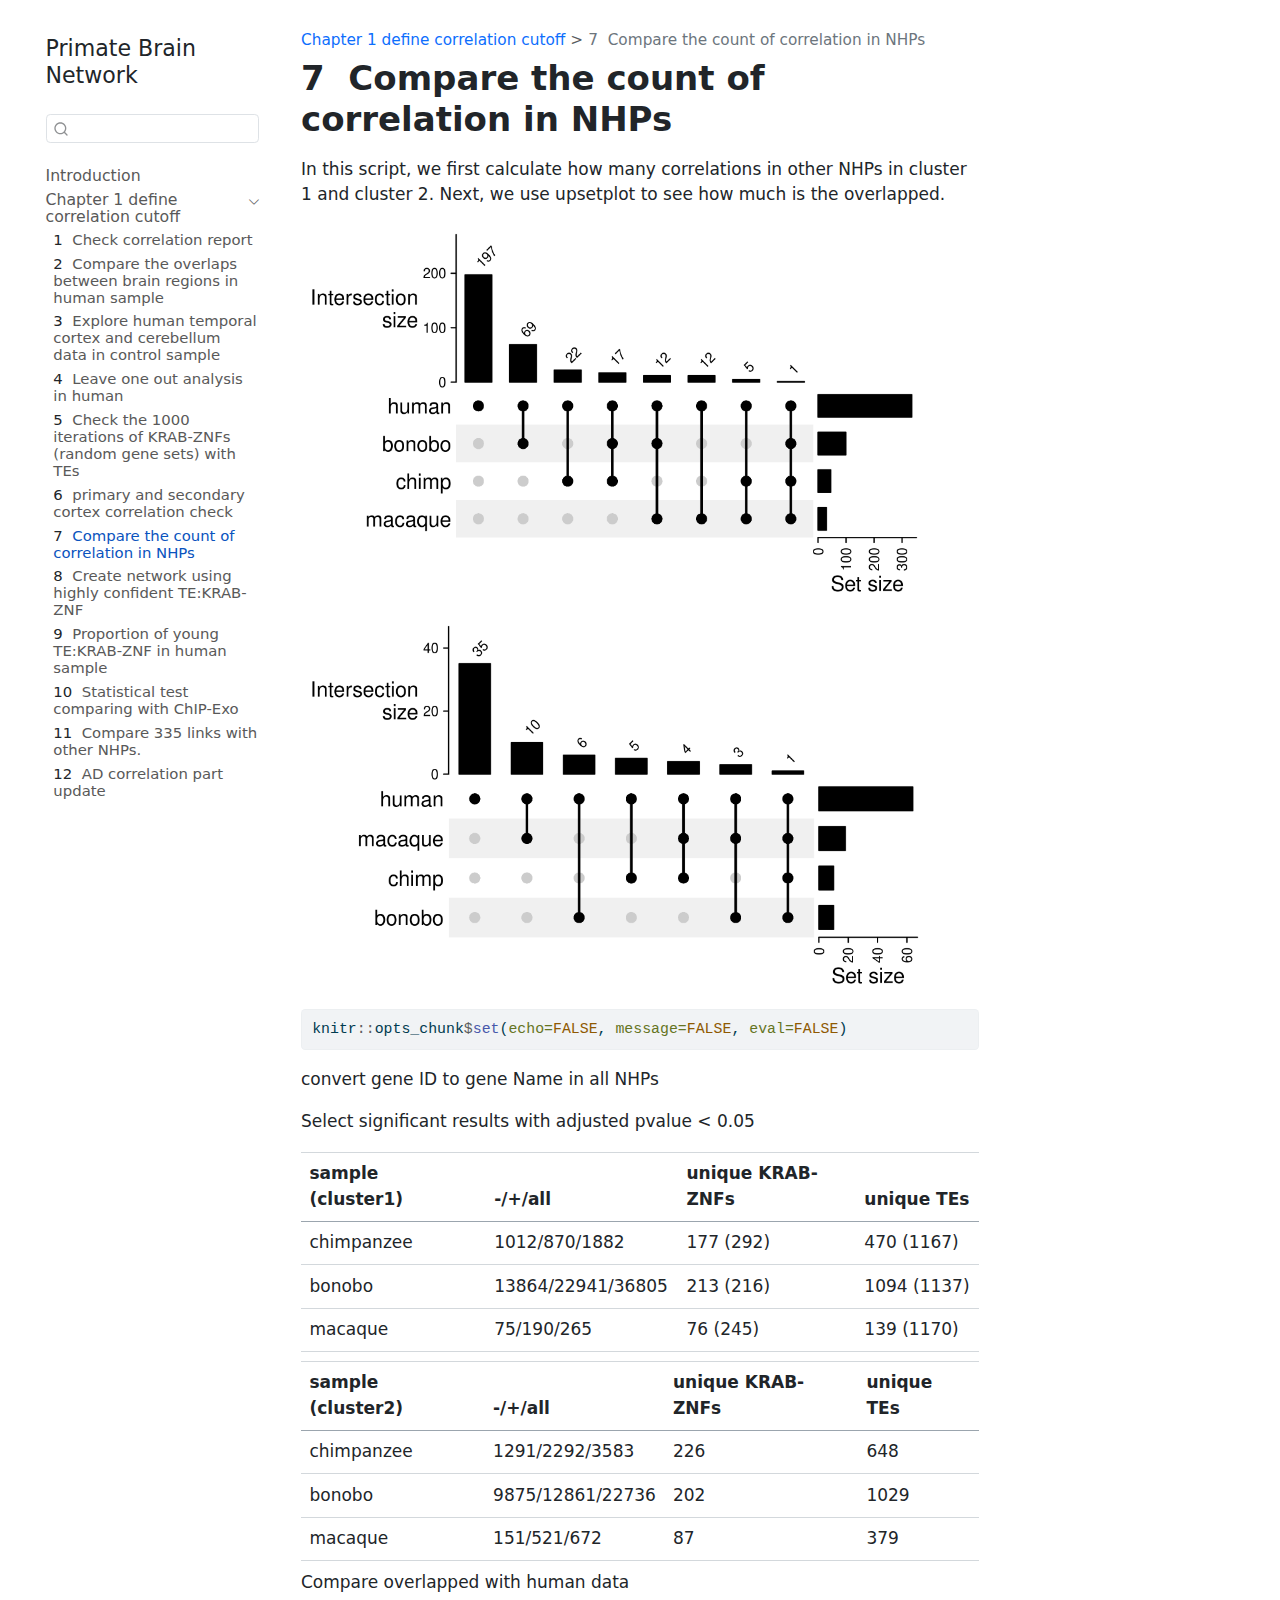
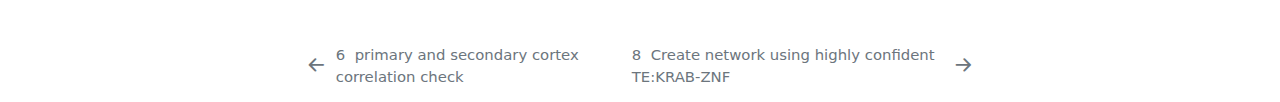
<file: _book/posts/F1_05_amount_correlation_NHPs.html>
<!DOCTYPE html>
<html xmlns="http://www.w3.org/1999/xhtml" lang="en" xml:lang="en"><head>

<meta charset="utf-8">
<meta name="generator" content="quarto-1.4.550">

<meta name="viewport" content="width=device-width, initial-scale=1.0, user-scalable=yes">


<title>Primate Brain Network - 7&nbsp; Compare the count of correlation in NHPs</title>
<style>
code{white-space: pre-wrap;}
span.smallcaps{font-variant: small-caps;}
div.columns{display: flex; gap: min(4vw, 1.5em);}
div.column{flex: auto; overflow-x: auto;}
div.hanging-indent{margin-left: 1.5em; text-indent: -1.5em;}
ul.task-list{list-style: none;}
ul.task-list li input[type="checkbox"] {
  width: 0.8em;
  margin: 0 0.8em 0.2em -1em; /* quarto-specific, see https://github.com/quarto-dev/quarto-cli/issues/4556 */ 
  vertical-align: middle;
}
/* CSS for syntax highlighting */
pre > code.sourceCode { white-space: pre; position: relative; }
pre > code.sourceCode > span { line-height: 1.25; }
pre > code.sourceCode > span:empty { height: 1.2em; }
.sourceCode { overflow: visible; }
code.sourceCode > span { color: inherit; text-decoration: inherit; }
div.sourceCode { margin: 1em 0; }
pre.sourceCode { margin: 0; }
@media screen {
div.sourceCode { overflow: auto; }
}
@media print {
pre > code.sourceCode { white-space: pre-wrap; }
pre > code.sourceCode > span { text-indent: -5em; padding-left: 5em; }
}
pre.numberSource code
  { counter-reset: source-line 0; }
pre.numberSource code > span
  { position: relative; left: -4em; counter-increment: source-line; }
pre.numberSource code > span > a:first-child::before
  { content: counter(source-line);
    position: relative; left: -1em; text-align: right; vertical-align: baseline;
    border: none; display: inline-block;
    -webkit-touch-callout: none; -webkit-user-select: none;
    -khtml-user-select: none; -moz-user-select: none;
    -ms-user-select: none; user-select: none;
    padding: 0 4px; width: 4em;
  }
pre.numberSource { margin-left: 3em;  padding-left: 4px; }
div.sourceCode
  {   }
@media screen {
pre > code.sourceCode > span > a:first-child::before { text-decoration: underline; }
}
</style>


<script src="../site_libs/quarto-nav/quarto-nav.js"></script>
<script src="../site_libs/quarto-nav/headroom.min.js"></script>
<script src="../site_libs/clipboard/clipboard.min.js"></script>
<script src="../site_libs/quarto-search/autocomplete.umd.js"></script>
<script src="../site_libs/quarto-search/fuse.min.js"></script>
<script src="../site_libs/quarto-search/quarto-search.js"></script>
<meta name="quarto:offset" content="../">
<link href="../posts/F1_06_c1c2_network.html" rel="next">
<link href="../posts/F1_04_c1_correlation_check.html" rel="prev">
<script src="../site_libs/quarto-html/quarto.js"></script>
<script src="../site_libs/quarto-html/popper.min.js"></script>
<script src="../site_libs/quarto-html/tippy.umd.min.js"></script>
<script src="../site_libs/quarto-html/anchor.min.js"></script>
<link href="../site_libs/quarto-html/tippy.css" rel="stylesheet">
<link href="../site_libs/quarto-html/quarto-syntax-highlighting.css" rel="stylesheet" id="quarto-text-highlighting-styles">
<script src="../site_libs/bootstrap/bootstrap.min.js"></script>
<link href="../site_libs/bootstrap/bootstrap-icons.css" rel="stylesheet">
<link href="../site_libs/bootstrap/bootstrap.min.css" rel="stylesheet" id="quarto-bootstrap" data-mode="light">
<script id="quarto-search-options" type="application/json">{
  "location": "sidebar",
  "copy-button": false,
  "collapse-after": 3,
  "panel-placement": "start",
  "type": "textbox",
  "limit": 50,
  "keyboard-shortcut": [
    "f",
    "/",
    "s"
  ],
  "show-item-context": false,
  "language": {
    "search-no-results-text": "No results",
    "search-matching-documents-text": "matching documents",
    "search-copy-link-title": "Copy link to search",
    "search-hide-matches-text": "Hide additional matches",
    "search-more-match-text": "more match in this document",
    "search-more-matches-text": "more matches in this document",
    "search-clear-button-title": "Clear",
    "search-text-placeholder": "",
    "search-detached-cancel-button-title": "Cancel",
    "search-submit-button-title": "Submit",
    "search-label": "Search"
  }
}</script>


</head>

<body class="nav-sidebar floating">

<div id="quarto-search-results"></div>
  <header id="quarto-header" class="headroom fixed-top">
  <nav class="quarto-secondary-nav">
    <div class="container-fluid d-flex">
      <button type="button" class="quarto-btn-toggle btn" data-bs-toggle="collapse" data-bs-target=".quarto-sidebar-collapse-item" aria-controls="quarto-sidebar" aria-expanded="false" aria-label="Toggle sidebar navigation" onclick="if (window.quartoToggleHeadroom) { window.quartoToggleHeadroom(); }">
        <i class="bi bi-layout-text-sidebar-reverse"></i>
      </button>
        <nav class="quarto-page-breadcrumbs" aria-label="breadcrumb"><ol class="breadcrumb"><li class="breadcrumb-item"><a href="../posts/F1_00_report.html">Chapter 1 define correlation cutoff</a></li><li class="breadcrumb-item"><a href="../posts/F1_05_amount_correlation_NHPs.html"><span class="chapter-number">7</span>&nbsp; <span class="chapter-title">Compare the count of correlation in NHPs</span></a></li></ol></nav>
        <a class="flex-grow-1" role="button" data-bs-toggle="collapse" data-bs-target=".quarto-sidebar-collapse-item" aria-controls="quarto-sidebar" aria-expanded="false" aria-label="Toggle sidebar navigation" onclick="if (window.quartoToggleHeadroom) { window.quartoToggleHeadroom(); }">      
        </a>
      <button type="button" class="btn quarto-search-button" aria-label="" onclick="window.quartoOpenSearch();">
        <i class="bi bi-search"></i>
      </button>
    </div>
  </nav>
</header>
<!-- content -->
<div id="quarto-content" class="quarto-container page-columns page-rows-contents page-layout-article">
<!-- sidebar -->
  <nav id="quarto-sidebar" class="sidebar collapse collapse-horizontal quarto-sidebar-collapse-item sidebar-navigation floating overflow-auto">
    <div class="pt-lg-2 mt-2 text-left sidebar-header">
    <div class="sidebar-title mb-0 py-0">
      <a href="../">Primate Brain Network</a> 
    </div>
      </div>
        <div class="mt-2 flex-shrink-0 align-items-center">
        <div class="sidebar-search">
        <div id="quarto-search" class="" title="Search"></div>
        </div>
        </div>
    <div class="sidebar-menu-container"> 
    <ul class="list-unstyled mt-1">
        <li class="sidebar-item">
  <div class="sidebar-item-container"> 
  <a href="../index.html" class="sidebar-item-text sidebar-link">
 <span class="menu-text">Introduction</span></a>
  </div>
</li>
        <li class="sidebar-item sidebar-item-section">
      <div class="sidebar-item-container"> 
            <a class="sidebar-item-text sidebar-link text-start" data-bs-toggle="collapse" data-bs-target="#quarto-sidebar-section-1" aria-expanded="true">
 <span class="menu-text">Chapter 1 define correlation cutoff</span></a>
          <a class="sidebar-item-toggle text-start" data-bs-toggle="collapse" data-bs-target="#quarto-sidebar-section-1" aria-expanded="true" aria-label="Toggle section">
            <i class="bi bi-chevron-right ms-2"></i>
          </a> 
      </div>
      <ul id="quarto-sidebar-section-1" class="collapse list-unstyled sidebar-section depth1 show">  
          <li class="sidebar-item">
  <div class="sidebar-item-container"> 
  <a href="../posts/F1_00_report.html" class="sidebar-item-text sidebar-link">
 <span class="menu-text"><span class="chapter-number">1</span>&nbsp; <span class="chapter-title">Check correlation report</span></span></a>
  </div>
</li>
          <li class="sidebar-item">
  <div class="sidebar-item-container"> 
  <a href="../posts/F1_01_overlapped_correlations_across_species.html" class="sidebar-item-text sidebar-link">
 <span class="menu-text"><span class="chapter-number">2</span>&nbsp; <span class="chapter-title">Compare the overlaps between brain regions in human sample</span></span></a>
  </div>
</li>
          <li class="sidebar-item">
  <div class="sidebar-item-container"> 
  <a href="../posts/F1_02_overlapped_in_ADdata.html" class="sidebar-item-text sidebar-link">
 <span class="menu-text"><span class="chapter-number">3</span>&nbsp; <span class="chapter-title">Explore human temporal cortex and cerebellum data in control sample</span></span></a>
  </div>
</li>
          <li class="sidebar-item">
  <div class="sidebar-item-container"> 
  <a href="../posts/F1_03_leave_one_out_human.html" class="sidebar-item-text sidebar-link">
 <span class="menu-text"><span class="chapter-number">4</span>&nbsp; <span class="chapter-title">Leave one out analysis in human</span></span></a>
  </div>
</li>
          <li class="sidebar-item">
  <div class="sidebar-item-container"> 
  <a href="../posts/F1_04_01_correlation_NHPs.html" class="sidebar-item-text sidebar-link">
 <span class="menu-text"><span class="chapter-number">5</span>&nbsp; <span class="chapter-title">Check the 1000 iterations of KRAB-ZNFs (random gene sets) with TEs</span></span></a>
  </div>
</li>
          <li class="sidebar-item">
  <div class="sidebar-item-container"> 
  <a href="../posts/F1_04_c1_correlation_check.html" class="sidebar-item-text sidebar-link">
 <span class="menu-text"><span class="chapter-number">6</span>&nbsp; <span class="chapter-title">primary and secondary cortex correlation check</span></span></a>
  </div>
</li>
          <li class="sidebar-item">
  <div class="sidebar-item-container"> 
  <a href="../posts/F1_05_amount_correlation_NHPs.html" class="sidebar-item-text sidebar-link active">
 <span class="menu-text"><span class="chapter-number">7</span>&nbsp; <span class="chapter-title">Compare the count of correlation in NHPs</span></span></a>
  </div>
</li>
          <li class="sidebar-item">
  <div class="sidebar-item-container"> 
  <a href="../posts/F1_06_c1c2_network.html" class="sidebar-item-text sidebar-link">
 <span class="menu-text"><span class="chapter-number">8</span>&nbsp; <span class="chapter-title">Create network using highly confident TE:KRAB-ZNF</span></span></a>
  </div>
</li>
          <li class="sidebar-item">
  <div class="sidebar-item-container"> 
  <a href="../posts/F2_01_youngLink_barplot.html" class="sidebar-item-text sidebar-link">
 <span class="menu-text"><span class="chapter-number">9</span>&nbsp; <span class="chapter-title">Proportion of young TE:KRAB-ZNF in human sample</span></span></a>
  </div>
</li>
          <li class="sidebar-item">
  <div class="sidebar-item-container"> 
  <a href="../posts/F3_statistical_test_with_ChIPExo.html" class="sidebar-item-text sidebar-link">
 <span class="menu-text"><span class="chapter-number">10</span>&nbsp; <span class="chapter-title">Statistical test comparing with ChIP-Exo</span></span></a>
  </div>
</li>
          <li class="sidebar-item">
  <div class="sidebar-item-container"> 
  <a href="../posts/F5_01_analyze335network.html" class="sidebar-item-text sidebar-link">
 <span class="menu-text"><span class="chapter-number">11</span>&nbsp; <span class="chapter-title">Compare 335 links with other NHPs.</span></span></a>
  </div>
</li>
          <li class="sidebar-item">
  <div class="sidebar-item-container"> 
  <a href="../posts/F7_01_ADcorrelation.html" class="sidebar-item-text sidebar-link">
 <span class="menu-text"><span class="chapter-number">12</span>&nbsp; <span class="chapter-title">AD correlation part update</span></span></a>
  </div>
</li>
      </ul>
  </li>
    </ul>
    </div>
</nav>
<div id="quarto-sidebar-glass" class="quarto-sidebar-collapse-item" data-bs-toggle="collapse" data-bs-target=".quarto-sidebar-collapse-item"></div>
<!-- margin-sidebar -->
    <div id="quarto-margin-sidebar" class="sidebar margin-sidebar">
        
    </div>
<!-- main -->
<main class="content" id="quarto-document-content">

<header id="title-block-header" class="quarto-title-block default"><nav class="quarto-page-breadcrumbs quarto-title-breadcrumbs d-none d-lg-block" aria-label="breadcrumb"><ol class="breadcrumb"><li class="breadcrumb-item"><a href="../posts/F1_00_report.html">Chapter 1 define correlation cutoff</a></li><li class="breadcrumb-item"><a href="../posts/F1_05_amount_correlation_NHPs.html"><span class="chapter-number">7</span>&nbsp; <span class="chapter-title">Compare the count of correlation in NHPs</span></a></li></ol></nav>
<div class="quarto-title">
<h1 class="title"><span class="chapter-number">7</span>&nbsp; <span class="chapter-title">Compare the count of correlation in NHPs</span></h1>
</div>



<div class="quarto-title-meta">

    
  
    
  </div>
  


</header>


<p>In this script, we first calculate how many correlations in other NHPs in cluster 1 and cluster 2. Next, we use upsetplot to see how much is the overlapped.</p>
<p><img src="../figures/upset_plot_c1.png" class="img-fluid" width="625"></p>
<p><img src="../figures/upset_plot_c2.png" class="img-fluid" width="626"></p>
<div class="cell">
<div class="sourceCode cell-code" id="cb1"><pre class="sourceCode r code-with-copy"><code class="sourceCode r"><span id="cb1-1"><a href="#cb1-1" aria-hidden="true" tabindex="-1"></a>knitr<span class="sc">::</span>opts_chunk<span class="sc">$</span><span class="fu">set</span>(<span class="at">echo=</span><span class="cn">FALSE</span>, <span class="at">message=</span><span class="cn">FALSE</span>, <span class="at">eval=</span><span class="cn">FALSE</span>)</span></code><button title="Copy to Clipboard" class="code-copy-button"><i class="bi"></i></button></pre></div>
</div>
<p>convert gene ID to gene Name in all NHPs</p>
<p>Select significant results with adjusted pvalue &lt; 0.05</p>
<table class="table">
<colgroup>
<col style="width: 27%">
<col style="width: 27%">
<col style="width: 26%">
<col style="width: 18%">
</colgroup>
<thead>
<tr class="header">
<th>sample (cluster1)</th>
<th>-/+/all</th>
<th>unique KRAB-ZNFs</th>
<th>unique TEs</th>
</tr>
</thead>
<tbody>
<tr class="odd">
<td>chimpanzee</td>
<td>1012/870/1882</td>
<td>177 (292)</td>
<td>470 (1167)</td>
</tr>
<tr class="even">
<td>bonobo</td>
<td>13864/22941/36805</td>
<td>213 (216)</td>
<td>1094 (1137)</td>
</tr>
<tr class="odd">
<td>macaque</td>
<td>75/190/265</td>
<td>76 (245)</td>
<td>139 (1170)</td>
</tr>
</tbody>
</table>
<table class="table">
<thead>
<tr class="header">
<th>sample (cluster2)</th>
<th>-/+/all</th>
<th>unique KRAB-ZNFs</th>
<th>unique TEs</th>
</tr>
</thead>
<tbody>
<tr class="odd">
<td>chimpanzee</td>
<td>1291/2292/3583</td>
<td>226</td>
<td>648</td>
</tr>
<tr class="even">
<td>bonobo</td>
<td>9875/12861/22736</td>
<td>202</td>
<td>1029</td>
</tr>
<tr class="odd">
<td>macaque</td>
<td>151/521/672</td>
<td>87</td>
<td>379</td>
</tr>
</tbody>
</table>
<p>Compare overlapped with human data</p>



</main> <!-- /main -->
<script id="quarto-html-after-body" type="application/javascript">
window.document.addEventListener("DOMContentLoaded", function (event) {
  const toggleBodyColorMode = (bsSheetEl) => {
    const mode = bsSheetEl.getAttribute("data-mode");
    const bodyEl = window.document.querySelector("body");
    if (mode === "dark") {
      bodyEl.classList.add("quarto-dark");
      bodyEl.classList.remove("quarto-light");
    } else {
      bodyEl.classList.add("quarto-light");
      bodyEl.classList.remove("quarto-dark");
    }
  }
  const toggleBodyColorPrimary = () => {
    const bsSheetEl = window.document.querySelector("link#quarto-bootstrap");
    if (bsSheetEl) {
      toggleBodyColorMode(bsSheetEl);
    }
  }
  toggleBodyColorPrimary();  
  const icon = "";
  const anchorJS = new window.AnchorJS();
  anchorJS.options = {
    placement: 'right',
    icon: icon
  };
  anchorJS.add('.anchored');
  const isCodeAnnotation = (el) => {
    for (const clz of el.classList) {
      if (clz.startsWith('code-annotation-')) {                     
        return true;
      }
    }
    return false;
  }
  const clipboard = new window.ClipboardJS('.code-copy-button', {
    text: function(trigger) {
      const codeEl = trigger.previousElementSibling.cloneNode(true);
      for (const childEl of codeEl.children) {
        if (isCodeAnnotation(childEl)) {
          childEl.remove();
        }
      }
      return codeEl.innerText;
    }
  });
  clipboard.on('success', function(e) {
    // button target
    const button = e.trigger;
    // don't keep focus
    button.blur();
    // flash "checked"
    button.classList.add('code-copy-button-checked');
    var currentTitle = button.getAttribute("title");
    button.setAttribute("title", "Copied!");
    let tooltip;
    if (window.bootstrap) {
      button.setAttribute("data-bs-toggle", "tooltip");
      button.setAttribute("data-bs-placement", "left");
      button.setAttribute("data-bs-title", "Copied!");
      tooltip = new bootstrap.Tooltip(button, 
        { trigger: "manual", 
          customClass: "code-copy-button-tooltip",
          offset: [0, -8]});
      tooltip.show();    
    }
    setTimeout(function() {
      if (tooltip) {
        tooltip.hide();
        button.removeAttribute("data-bs-title");
        button.removeAttribute("data-bs-toggle");
        button.removeAttribute("data-bs-placement");
      }
      button.setAttribute("title", currentTitle);
      button.classList.remove('code-copy-button-checked');
    }, 1000);
    // clear code selection
    e.clearSelection();
  });
  function tippyHover(el, contentFn, onTriggerFn, onUntriggerFn) {
    const config = {
      allowHTML: true,
      maxWidth: 500,
      delay: 100,
      arrow: false,
      appendTo: function(el) {
          return el.parentElement;
      },
      interactive: true,
      interactiveBorder: 10,
      theme: 'quarto',
      placement: 'bottom-start',
    };
    if (contentFn) {
      config.content = contentFn;
    }
    if (onTriggerFn) {
      config.onTrigger = onTriggerFn;
    }
    if (onUntriggerFn) {
      config.onUntrigger = onUntriggerFn;
    }
    window.tippy(el, config); 
  }
  const noterefs = window.document.querySelectorAll('a[role="doc-noteref"]');
  for (var i=0; i<noterefs.length; i++) {
    const ref = noterefs[i];
    tippyHover(ref, function() {
      // use id or data attribute instead here
      let href = ref.getAttribute('data-footnote-href') || ref.getAttribute('href');
      try { href = new URL(href).hash; } catch {}
      const id = href.replace(/^#\/?/, "");
      const note = window.document.getElementById(id);
      return note.innerHTML;
    });
  }
  const xrefs = window.document.querySelectorAll('a.quarto-xref');
  const processXRef = (id, note) => {
    // Strip column container classes
    const stripColumnClz = (el) => {
      el.classList.remove("page-full", "page-columns");
      if (el.children) {
        for (const child of el.children) {
          stripColumnClz(child);
        }
      }
    }
    stripColumnClz(note)
    if (id === null || id.startsWith('sec-')) {
      // Special case sections, only their first couple elements
      const container = document.createElement("div");
      if (note.children && note.children.length > 2) {
        container.appendChild(note.children[0].cloneNode(true));
        for (let i = 1; i < note.children.length; i++) {
          const child = note.children[i];
          if (child.tagName === "P" && child.innerText === "") {
            continue;
          } else {
            container.appendChild(child.cloneNode(true));
            break;
          }
        }
        if (window.Quarto?.typesetMath) {
          window.Quarto.typesetMath(container);
        }
        return container.innerHTML
      } else {
        if (window.Quarto?.typesetMath) {
          window.Quarto.typesetMath(note);
        }
        return note.innerHTML;
      }
    } else {
      // Remove any anchor links if they are present
      const anchorLink = note.querySelector('a.anchorjs-link');
      if (anchorLink) {
        anchorLink.remove();
      }
      if (window.Quarto?.typesetMath) {
        window.Quarto.typesetMath(note);
      }
      // TODO in 1.5, we should make sure this works without a callout special case
      if (note.classList.contains("callout")) {
        return note.outerHTML;
      } else {
        return note.innerHTML;
      }
    }
  }
  for (var i=0; i<xrefs.length; i++) {
    const xref = xrefs[i];
    tippyHover(xref, undefined, function(instance) {
      instance.disable();
      let url = xref.getAttribute('href');
      let hash = undefined; 
      if (url.startsWith('#')) {
        hash = url;
      } else {
        try { hash = new URL(url).hash; } catch {}
      }
      if (hash) {
        const id = hash.replace(/^#\/?/, "");
        const note = window.document.getElementById(id);
        if (note !== null) {
          try {
            const html = processXRef(id, note.cloneNode(true));
            instance.setContent(html);
          } finally {
            instance.enable();
            instance.show();
          }
        } else {
          // See if we can fetch this
          fetch(url.split('#')[0])
          .then(res => res.text())
          .then(html => {
            const parser = new DOMParser();
            const htmlDoc = parser.parseFromString(html, "text/html");
            const note = htmlDoc.getElementById(id);
            if (note !== null) {
              const html = processXRef(id, note);
              instance.setContent(html);
            } 
          }).finally(() => {
            instance.enable();
            instance.show();
          });
        }
      } else {
        // See if we can fetch a full url (with no hash to target)
        // This is a special case and we should probably do some content thinning / targeting
        fetch(url)
        .then(res => res.text())
        .then(html => {
          const parser = new DOMParser();
          const htmlDoc = parser.parseFromString(html, "text/html");
          const note = htmlDoc.querySelector('main.content');
          if (note !== null) {
            // This should only happen for chapter cross references
            // (since there is no id in the URL)
            // remove the first header
            if (note.children.length > 0 && note.children[0].tagName === "HEADER") {
              note.children[0].remove();
            }
            const html = processXRef(null, note);
            instance.setContent(html);
          } 
        }).finally(() => {
          instance.enable();
          instance.show();
        });
      }
    }, function(instance) {
    });
  }
      let selectedAnnoteEl;
      const selectorForAnnotation = ( cell, annotation) => {
        let cellAttr = 'data-code-cell="' + cell + '"';
        let lineAttr = 'data-code-annotation="' +  annotation + '"';
        const selector = 'span[' + cellAttr + '][' + lineAttr + ']';
        return selector;
      }
      const selectCodeLines = (annoteEl) => {
        const doc = window.document;
        const targetCell = annoteEl.getAttribute("data-target-cell");
        const targetAnnotation = annoteEl.getAttribute("data-target-annotation");
        const annoteSpan = window.document.querySelector(selectorForAnnotation(targetCell, targetAnnotation));
        const lines = annoteSpan.getAttribute("data-code-lines").split(",");
        const lineIds = lines.map((line) => {
          return targetCell + "-" + line;
        })
        let top = null;
        let height = null;
        let parent = null;
        if (lineIds.length > 0) {
            //compute the position of the single el (top and bottom and make a div)
            const el = window.document.getElementById(lineIds[0]);
            top = el.offsetTop;
            height = el.offsetHeight;
            parent = el.parentElement.parentElement;
          if (lineIds.length > 1) {
            const lastEl = window.document.getElementById(lineIds[lineIds.length - 1]);
            const bottom = lastEl.offsetTop + lastEl.offsetHeight;
            height = bottom - top;
          }
          if (top !== null && height !== null && parent !== null) {
            // cook up a div (if necessary) and position it 
            let div = window.document.getElementById("code-annotation-line-highlight");
            if (div === null) {
              div = window.document.createElement("div");
              div.setAttribute("id", "code-annotation-line-highlight");
              div.style.position = 'absolute';
              parent.appendChild(div);
            }
            div.style.top = top - 2 + "px";
            div.style.height = height + 4 + "px";
            div.style.left = 0;
            let gutterDiv = window.document.getElementById("code-annotation-line-highlight-gutter");
            if (gutterDiv === null) {
              gutterDiv = window.document.createElement("div");
              gutterDiv.setAttribute("id", "code-annotation-line-highlight-gutter");
              gutterDiv.style.position = 'absolute';
              const codeCell = window.document.getElementById(targetCell);
              const gutter = codeCell.querySelector('.code-annotation-gutter');
              gutter.appendChild(gutterDiv);
            }
            gutterDiv.style.top = top - 2 + "px";
            gutterDiv.style.height = height + 4 + "px";
          }
          selectedAnnoteEl = annoteEl;
        }
      };
      const unselectCodeLines = () => {
        const elementsIds = ["code-annotation-line-highlight", "code-annotation-line-highlight-gutter"];
        elementsIds.forEach((elId) => {
          const div = window.document.getElementById(elId);
          if (div) {
            div.remove();
          }
        });
        selectedAnnoteEl = undefined;
      };
        // Handle positioning of the toggle
    window.addEventListener(
      "resize",
      throttle(() => {
        elRect = undefined;
        if (selectedAnnoteEl) {
          selectCodeLines(selectedAnnoteEl);
        }
      }, 10)
    );
    function throttle(fn, ms) {
    let throttle = false;
    let timer;
      return (...args) => {
        if(!throttle) { // first call gets through
            fn.apply(this, args);
            throttle = true;
        } else { // all the others get throttled
            if(timer) clearTimeout(timer); // cancel #2
            timer = setTimeout(() => {
              fn.apply(this, args);
              timer = throttle = false;
            }, ms);
        }
      };
    }
      // Attach click handler to the DT
      const annoteDls = window.document.querySelectorAll('dt[data-target-cell]');
      for (const annoteDlNode of annoteDls) {
        annoteDlNode.addEventListener('click', (event) => {
          const clickedEl = event.target;
          if (clickedEl !== selectedAnnoteEl) {
            unselectCodeLines();
            const activeEl = window.document.querySelector('dt[data-target-cell].code-annotation-active');
            if (activeEl) {
              activeEl.classList.remove('code-annotation-active');
            }
            selectCodeLines(clickedEl);
            clickedEl.classList.add('code-annotation-active');
          } else {
            // Unselect the line
            unselectCodeLines();
            clickedEl.classList.remove('code-annotation-active');
          }
        });
      }
  const findCites = (el) => {
    const parentEl = el.parentElement;
    if (parentEl) {
      const cites = parentEl.dataset.cites;
      if (cites) {
        return {
          el,
          cites: cites.split(' ')
        };
      } else {
        return findCites(el.parentElement)
      }
    } else {
      return undefined;
    }
  };
  var bibliorefs = window.document.querySelectorAll('a[role="doc-biblioref"]');
  for (var i=0; i<bibliorefs.length; i++) {
    const ref = bibliorefs[i];
    const citeInfo = findCites(ref);
    if (citeInfo) {
      tippyHover(citeInfo.el, function() {
        var popup = window.document.createElement('div');
        citeInfo.cites.forEach(function(cite) {
          var citeDiv = window.document.createElement('div');
          citeDiv.classList.add('hanging-indent');
          citeDiv.classList.add('csl-entry');
          var biblioDiv = window.document.getElementById('ref-' + cite);
          if (biblioDiv) {
            citeDiv.innerHTML = biblioDiv.innerHTML;
          }
          popup.appendChild(citeDiv);
        });
        return popup.innerHTML;
      });
    }
  }
});
</script>
<nav class="page-navigation">
  <div class="nav-page nav-page-previous">
      <a href="../posts/F1_04_c1_correlation_check.html" class="pagination-link" aria-label="primary and secondary cortex correlation check">
        <i class="bi bi-arrow-left-short"></i> <span class="nav-page-text"><span class="chapter-number">6</span>&nbsp; <span class="chapter-title">primary and secondary cortex correlation check</span></span>
      </a>          
  </div>
  <div class="nav-page nav-page-next">
      <a href="../posts/F1_06_c1c2_network.html" class="pagination-link" aria-label="Create network using highly confident TE:KRAB-ZNF">
        <span class="nav-page-text"><span class="chapter-number">8</span>&nbsp; <span class="chapter-title">Create network using highly confident TE:KRAB-ZNF</span></span> <i class="bi bi-arrow-right-short"></i>
      </a>
  </div>
</nav>
</div> <!-- /content -->




</body></html>
</file>
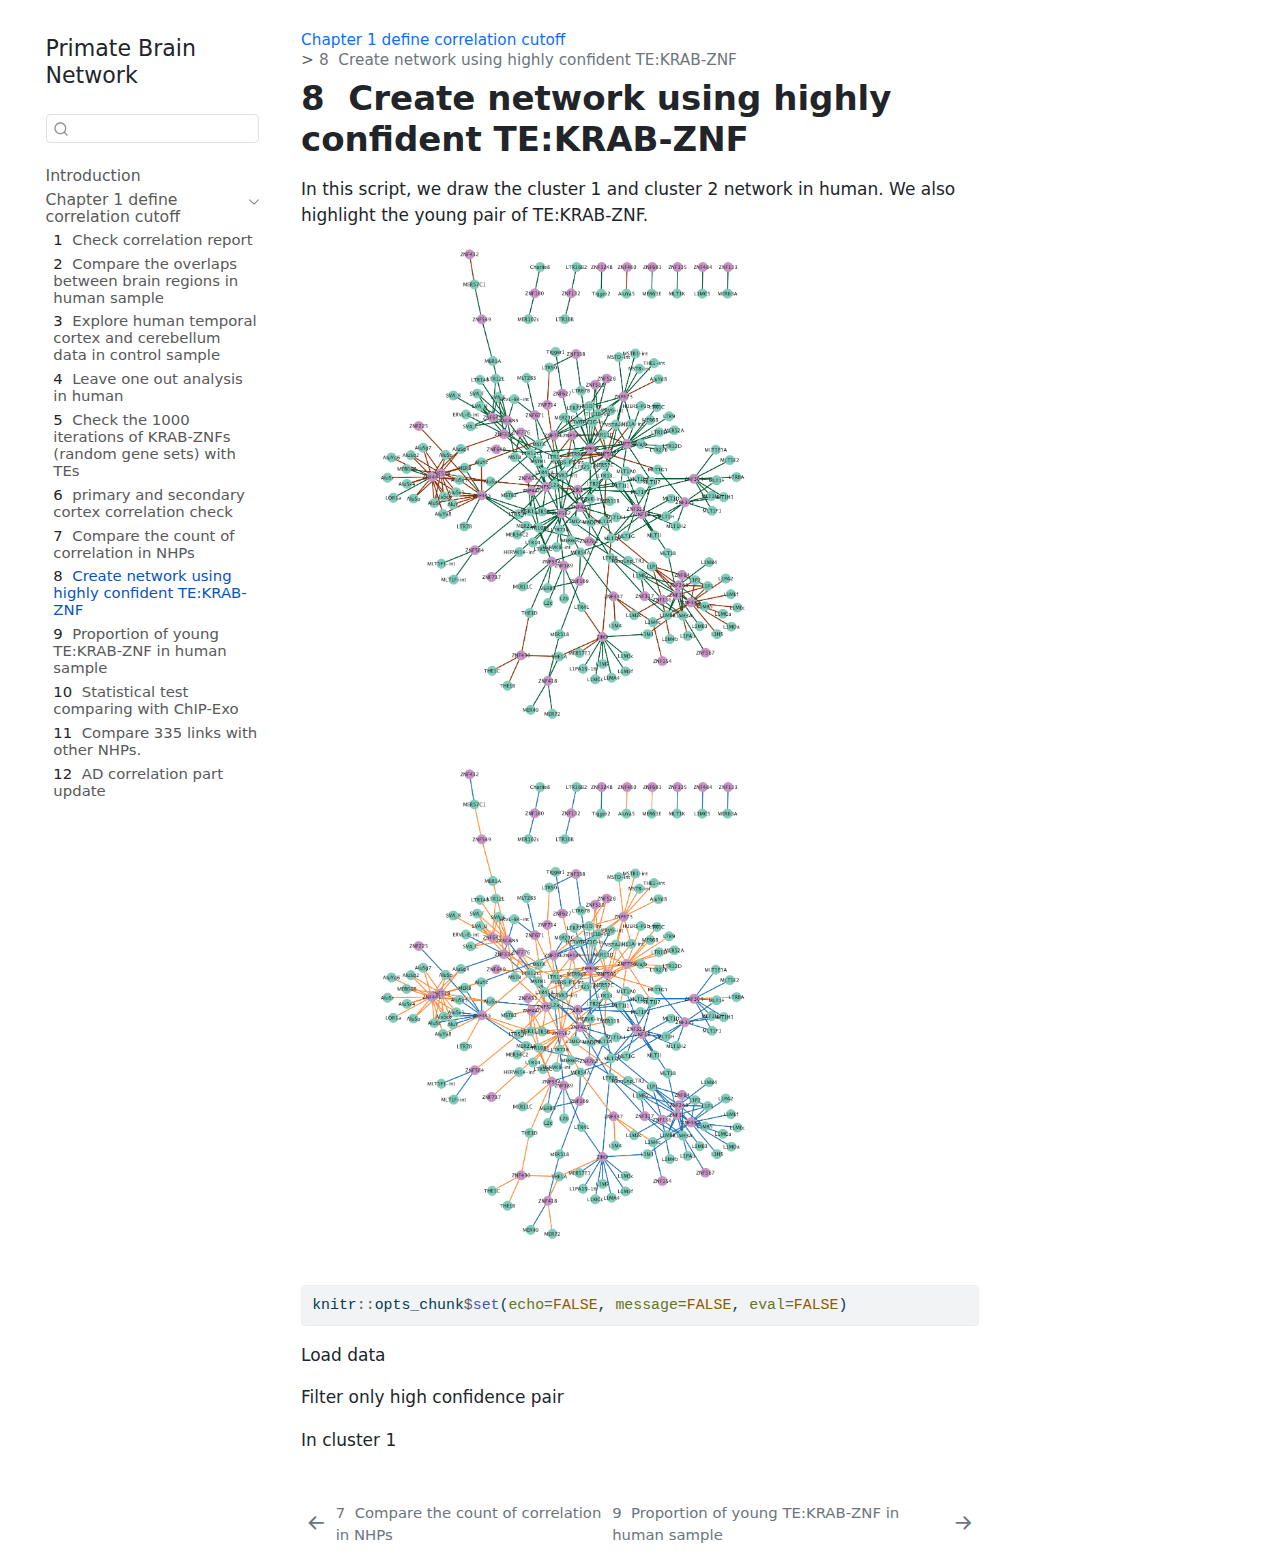
<file: _book/posts/F1_06_c1c2_network.html>
<!DOCTYPE html>
<html xmlns="http://www.w3.org/1999/xhtml" lang="en" xml:lang="en"><head>

<meta charset="utf-8">
<meta name="generator" content="quarto-1.4.550">

<meta name="viewport" content="width=device-width, initial-scale=1.0, user-scalable=yes">


<title>Primate Brain Network - 8&nbsp; Create network using highly confident TE:KRAB-ZNF</title>
<style>
code{white-space: pre-wrap;}
span.smallcaps{font-variant: small-caps;}
div.columns{display: flex; gap: min(4vw, 1.5em);}
div.column{flex: auto; overflow-x: auto;}
div.hanging-indent{margin-left: 1.5em; text-indent: -1.5em;}
ul.task-list{list-style: none;}
ul.task-list li input[type="checkbox"] {
  width: 0.8em;
  margin: 0 0.8em 0.2em -1em; /* quarto-specific, see https://github.com/quarto-dev/quarto-cli/issues/4556 */ 
  vertical-align: middle;
}
/* CSS for syntax highlighting */
pre > code.sourceCode { white-space: pre; position: relative; }
pre > code.sourceCode > span { line-height: 1.25; }
pre > code.sourceCode > span:empty { height: 1.2em; }
.sourceCode { overflow: visible; }
code.sourceCode > span { color: inherit; text-decoration: inherit; }
div.sourceCode { margin: 1em 0; }
pre.sourceCode { margin: 0; }
@media screen {
div.sourceCode { overflow: auto; }
}
@media print {
pre > code.sourceCode { white-space: pre-wrap; }
pre > code.sourceCode > span { text-indent: -5em; padding-left: 5em; }
}
pre.numberSource code
  { counter-reset: source-line 0; }
pre.numberSource code > span
  { position: relative; left: -4em; counter-increment: source-line; }
pre.numberSource code > span > a:first-child::before
  { content: counter(source-line);
    position: relative; left: -1em; text-align: right; vertical-align: baseline;
    border: none; display: inline-block;
    -webkit-touch-callout: none; -webkit-user-select: none;
    -khtml-user-select: none; -moz-user-select: none;
    -ms-user-select: none; user-select: none;
    padding: 0 4px; width: 4em;
  }
pre.numberSource { margin-left: 3em;  padding-left: 4px; }
div.sourceCode
  {   }
@media screen {
pre > code.sourceCode > span > a:first-child::before { text-decoration: underline; }
}
</style>


<script src="../site_libs/quarto-nav/quarto-nav.js"></script>
<script src="../site_libs/quarto-nav/headroom.min.js"></script>
<script src="../site_libs/clipboard/clipboard.min.js"></script>
<script src="../site_libs/quarto-search/autocomplete.umd.js"></script>
<script src="../site_libs/quarto-search/fuse.min.js"></script>
<script src="../site_libs/quarto-search/quarto-search.js"></script>
<meta name="quarto:offset" content="../">
<link href="../posts/F2_01_youngLink_barplot.html" rel="next">
<link href="../posts/F1_05_amount_correlation_NHPs.html" rel="prev">
<script src="../site_libs/quarto-html/quarto.js"></script>
<script src="../site_libs/quarto-html/popper.min.js"></script>
<script src="../site_libs/quarto-html/tippy.umd.min.js"></script>
<script src="../site_libs/quarto-html/anchor.min.js"></script>
<link href="../site_libs/quarto-html/tippy.css" rel="stylesheet">
<link href="../site_libs/quarto-html/quarto-syntax-highlighting.css" rel="stylesheet" id="quarto-text-highlighting-styles">
<script src="../site_libs/bootstrap/bootstrap.min.js"></script>
<link href="../site_libs/bootstrap/bootstrap-icons.css" rel="stylesheet">
<link href="../site_libs/bootstrap/bootstrap.min.css" rel="stylesheet" id="quarto-bootstrap" data-mode="light">
<script id="quarto-search-options" type="application/json">{
  "location": "sidebar",
  "copy-button": false,
  "collapse-after": 3,
  "panel-placement": "start",
  "type": "textbox",
  "limit": 50,
  "keyboard-shortcut": [
    "f",
    "/",
    "s"
  ],
  "show-item-context": false,
  "language": {
    "search-no-results-text": "No results",
    "search-matching-documents-text": "matching documents",
    "search-copy-link-title": "Copy link to search",
    "search-hide-matches-text": "Hide additional matches",
    "search-more-match-text": "more match in this document",
    "search-more-matches-text": "more matches in this document",
    "search-clear-button-title": "Clear",
    "search-text-placeholder": "",
    "search-detached-cancel-button-title": "Cancel",
    "search-submit-button-title": "Submit",
    "search-label": "Search"
  }
}</script>


</head>

<body class="nav-sidebar floating">

<div id="quarto-search-results"></div>
  <header id="quarto-header" class="headroom fixed-top">
  <nav class="quarto-secondary-nav">
    <div class="container-fluid d-flex">
      <button type="button" class="quarto-btn-toggle btn" data-bs-toggle="collapse" data-bs-target=".quarto-sidebar-collapse-item" aria-controls="quarto-sidebar" aria-expanded="false" aria-label="Toggle sidebar navigation" onclick="if (window.quartoToggleHeadroom) { window.quartoToggleHeadroom(); }">
        <i class="bi bi-layout-text-sidebar-reverse"></i>
      </button>
        <nav class="quarto-page-breadcrumbs" aria-label="breadcrumb"><ol class="breadcrumb"><li class="breadcrumb-item"><a href="../posts/F1_00_report.html">Chapter 1 define correlation cutoff</a></li><li class="breadcrumb-item"><a href="../posts/F1_06_c1c2_network.html"><span class="chapter-number">8</span>&nbsp; <span class="chapter-title">Create network using highly confident TE:KRAB-ZNF</span></a></li></ol></nav>
        <a class="flex-grow-1" role="button" data-bs-toggle="collapse" data-bs-target=".quarto-sidebar-collapse-item" aria-controls="quarto-sidebar" aria-expanded="false" aria-label="Toggle sidebar navigation" onclick="if (window.quartoToggleHeadroom) { window.quartoToggleHeadroom(); }">      
        </a>
      <button type="button" class="btn quarto-search-button" aria-label="" onclick="window.quartoOpenSearch();">
        <i class="bi bi-search"></i>
      </button>
    </div>
  </nav>
</header>
<!-- content -->
<div id="quarto-content" class="quarto-container page-columns page-rows-contents page-layout-article">
<!-- sidebar -->
  <nav id="quarto-sidebar" class="sidebar collapse collapse-horizontal quarto-sidebar-collapse-item sidebar-navigation floating overflow-auto">
    <div class="pt-lg-2 mt-2 text-left sidebar-header">
    <div class="sidebar-title mb-0 py-0">
      <a href="../">Primate Brain Network</a> 
    </div>
      </div>
        <div class="mt-2 flex-shrink-0 align-items-center">
        <div class="sidebar-search">
        <div id="quarto-search" class="" title="Search"></div>
        </div>
        </div>
    <div class="sidebar-menu-container"> 
    <ul class="list-unstyled mt-1">
        <li class="sidebar-item">
  <div class="sidebar-item-container"> 
  <a href="../index.html" class="sidebar-item-text sidebar-link">
 <span class="menu-text">Introduction</span></a>
  </div>
</li>
        <li class="sidebar-item sidebar-item-section">
      <div class="sidebar-item-container"> 
            <a class="sidebar-item-text sidebar-link text-start" data-bs-toggle="collapse" data-bs-target="#quarto-sidebar-section-1" aria-expanded="true">
 <span class="menu-text">Chapter 1 define correlation cutoff</span></a>
          <a class="sidebar-item-toggle text-start" data-bs-toggle="collapse" data-bs-target="#quarto-sidebar-section-1" aria-expanded="true" aria-label="Toggle section">
            <i class="bi bi-chevron-right ms-2"></i>
          </a> 
      </div>
      <ul id="quarto-sidebar-section-1" class="collapse list-unstyled sidebar-section depth1 show">  
          <li class="sidebar-item">
  <div class="sidebar-item-container"> 
  <a href="../posts/F1_00_report.html" class="sidebar-item-text sidebar-link">
 <span class="menu-text"><span class="chapter-number">1</span>&nbsp; <span class="chapter-title">Check correlation report</span></span></a>
  </div>
</li>
          <li class="sidebar-item">
  <div class="sidebar-item-container"> 
  <a href="../posts/F1_01_overlapped_correlations_across_species.html" class="sidebar-item-text sidebar-link">
 <span class="menu-text"><span class="chapter-number">2</span>&nbsp; <span class="chapter-title">Compare the overlaps between brain regions in human sample</span></span></a>
  </div>
</li>
          <li class="sidebar-item">
  <div class="sidebar-item-container"> 
  <a href="../posts/F1_02_overlapped_in_ADdata.html" class="sidebar-item-text sidebar-link">
 <span class="menu-text"><span class="chapter-number">3</span>&nbsp; <span class="chapter-title">Explore human temporal cortex and cerebellum data in control sample</span></span></a>
  </div>
</li>
          <li class="sidebar-item">
  <div class="sidebar-item-container"> 
  <a href="../posts/F1_03_leave_one_out_human.html" class="sidebar-item-text sidebar-link">
 <span class="menu-text"><span class="chapter-number">4</span>&nbsp; <span class="chapter-title">Leave one out analysis in human</span></span></a>
  </div>
</li>
          <li class="sidebar-item">
  <div class="sidebar-item-container"> 
  <a href="../posts/F1_04_01_correlation_NHPs.html" class="sidebar-item-text sidebar-link">
 <span class="menu-text"><span class="chapter-number">5</span>&nbsp; <span class="chapter-title">Check the 1000 iterations of KRAB-ZNFs (random gene sets) with TEs</span></span></a>
  </div>
</li>
          <li class="sidebar-item">
  <div class="sidebar-item-container"> 
  <a href="../posts/F1_04_c1_correlation_check.html" class="sidebar-item-text sidebar-link">
 <span class="menu-text"><span class="chapter-number">6</span>&nbsp; <span class="chapter-title">primary and secondary cortex correlation check</span></span></a>
  </div>
</li>
          <li class="sidebar-item">
  <div class="sidebar-item-container"> 
  <a href="../posts/F1_05_amount_correlation_NHPs.html" class="sidebar-item-text sidebar-link">
 <span class="menu-text"><span class="chapter-number">7</span>&nbsp; <span class="chapter-title">Compare the count of correlation in NHPs</span></span></a>
  </div>
</li>
          <li class="sidebar-item">
  <div class="sidebar-item-container"> 
  <a href="../posts/F1_06_c1c2_network.html" class="sidebar-item-text sidebar-link active">
 <span class="menu-text"><span class="chapter-number">8</span>&nbsp; <span class="chapter-title">Create network using highly confident TE:KRAB-ZNF</span></span></a>
  </div>
</li>
          <li class="sidebar-item">
  <div class="sidebar-item-container"> 
  <a href="../posts/F2_01_youngLink_barplot.html" class="sidebar-item-text sidebar-link">
 <span class="menu-text"><span class="chapter-number">9</span>&nbsp; <span class="chapter-title">Proportion of young TE:KRAB-ZNF in human sample</span></span></a>
  </div>
</li>
          <li class="sidebar-item">
  <div class="sidebar-item-container"> 
  <a href="../posts/F3_statistical_test_with_ChIPExo.html" class="sidebar-item-text sidebar-link">
 <span class="menu-text"><span class="chapter-number">10</span>&nbsp; <span class="chapter-title">Statistical test comparing with ChIP-Exo</span></span></a>
  </div>
</li>
          <li class="sidebar-item">
  <div class="sidebar-item-container"> 
  <a href="../posts/F5_01_analyze335network.html" class="sidebar-item-text sidebar-link">
 <span class="menu-text"><span class="chapter-number">11</span>&nbsp; <span class="chapter-title">Compare 335 links with other NHPs.</span></span></a>
  </div>
</li>
          <li class="sidebar-item">
  <div class="sidebar-item-container"> 
  <a href="../posts/F7_01_ADcorrelation.html" class="sidebar-item-text sidebar-link">
 <span class="menu-text"><span class="chapter-number">12</span>&nbsp; <span class="chapter-title">AD correlation part update</span></span></a>
  </div>
</li>
      </ul>
  </li>
    </ul>
    </div>
</nav>
<div id="quarto-sidebar-glass" class="quarto-sidebar-collapse-item" data-bs-toggle="collapse" data-bs-target=".quarto-sidebar-collapse-item"></div>
<!-- margin-sidebar -->
    <div id="quarto-margin-sidebar" class="sidebar margin-sidebar">
        
    </div>
<!-- main -->
<main class="content" id="quarto-document-content">

<header id="title-block-header" class="quarto-title-block default"><nav class="quarto-page-breadcrumbs quarto-title-breadcrumbs d-none d-lg-block" aria-label="breadcrumb"><ol class="breadcrumb"><li class="breadcrumb-item"><a href="../posts/F1_00_report.html">Chapter 1 define correlation cutoff</a></li><li class="breadcrumb-item"><a href="../posts/F1_06_c1c2_network.html"><span class="chapter-number">8</span>&nbsp; <span class="chapter-title">Create network using highly confident TE:KRAB-ZNF</span></a></li></ol></nav>
<div class="quarto-title">
<h1 class="title"><span class="chapter-number">8</span>&nbsp; <span class="chapter-title">Create network using highly confident TE:KRAB-ZNF</span></h1>
</div>



<div class="quarto-title-meta">

    
  
    
  </div>
  


</header>


<p>In this script, we draw the cluster 1 and cluster 2 network in human. We also highlight the young pair of TE:KRAB-ZNF.</p>
<p><img src="../figures/c1_335_hm_coef_network.png" class="img-fluid"></p>
<p><img src="../figures/c1_335_hm_age_network.png" class="img-fluid"></p>
<div class="cell">
<div class="sourceCode cell-code" id="cb1"><pre class="sourceCode r code-with-copy"><code class="sourceCode r"><span id="cb1-1"><a href="#cb1-1" aria-hidden="true" tabindex="-1"></a>knitr<span class="sc">::</span>opts_chunk<span class="sc">$</span><span class="fu">set</span>(<span class="at">echo=</span><span class="cn">FALSE</span>, <span class="at">message=</span><span class="cn">FALSE</span>, <span class="at">eval=</span><span class="cn">FALSE</span>)</span></code><button title="Copy to Clipboard" class="code-copy-button"><i class="bi"></i></button></pre></div>
</div>
<p>Load data</p>
<p>Filter only high confidence pair</p>
<p>In cluster 1</p>



</main> <!-- /main -->
<script id="quarto-html-after-body" type="application/javascript">
window.document.addEventListener("DOMContentLoaded", function (event) {
  const toggleBodyColorMode = (bsSheetEl) => {
    const mode = bsSheetEl.getAttribute("data-mode");
    const bodyEl = window.document.querySelector("body");
    if (mode === "dark") {
      bodyEl.classList.add("quarto-dark");
      bodyEl.classList.remove("quarto-light");
    } else {
      bodyEl.classList.add("quarto-light");
      bodyEl.classList.remove("quarto-dark");
    }
  }
  const toggleBodyColorPrimary = () => {
    const bsSheetEl = window.document.querySelector("link#quarto-bootstrap");
    if (bsSheetEl) {
      toggleBodyColorMode(bsSheetEl);
    }
  }
  toggleBodyColorPrimary();  
  const icon = "";
  const anchorJS = new window.AnchorJS();
  anchorJS.options = {
    placement: 'right',
    icon: icon
  };
  anchorJS.add('.anchored');
  const isCodeAnnotation = (el) => {
    for (const clz of el.classList) {
      if (clz.startsWith('code-annotation-')) {                     
        return true;
      }
    }
    return false;
  }
  const clipboard = new window.ClipboardJS('.code-copy-button', {
    text: function(trigger) {
      const codeEl = trigger.previousElementSibling.cloneNode(true);
      for (const childEl of codeEl.children) {
        if (isCodeAnnotation(childEl)) {
          childEl.remove();
        }
      }
      return codeEl.innerText;
    }
  });
  clipboard.on('success', function(e) {
    // button target
    const button = e.trigger;
    // don't keep focus
    button.blur();
    // flash "checked"
    button.classList.add('code-copy-button-checked');
    var currentTitle = button.getAttribute("title");
    button.setAttribute("title", "Copied!");
    let tooltip;
    if (window.bootstrap) {
      button.setAttribute("data-bs-toggle", "tooltip");
      button.setAttribute("data-bs-placement", "left");
      button.setAttribute("data-bs-title", "Copied!");
      tooltip = new bootstrap.Tooltip(button, 
        { trigger: "manual", 
          customClass: "code-copy-button-tooltip",
          offset: [0, -8]});
      tooltip.show();    
    }
    setTimeout(function() {
      if (tooltip) {
        tooltip.hide();
        button.removeAttribute("data-bs-title");
        button.removeAttribute("data-bs-toggle");
        button.removeAttribute("data-bs-placement");
      }
      button.setAttribute("title", currentTitle);
      button.classList.remove('code-copy-button-checked');
    }, 1000);
    // clear code selection
    e.clearSelection();
  });
  function tippyHover(el, contentFn, onTriggerFn, onUntriggerFn) {
    const config = {
      allowHTML: true,
      maxWidth: 500,
      delay: 100,
      arrow: false,
      appendTo: function(el) {
          return el.parentElement;
      },
      interactive: true,
      interactiveBorder: 10,
      theme: 'quarto',
      placement: 'bottom-start',
    };
    if (contentFn) {
      config.content = contentFn;
    }
    if (onTriggerFn) {
      config.onTrigger = onTriggerFn;
    }
    if (onUntriggerFn) {
      config.onUntrigger = onUntriggerFn;
    }
    window.tippy(el, config); 
  }
  const noterefs = window.document.querySelectorAll('a[role="doc-noteref"]');
  for (var i=0; i<noterefs.length; i++) {
    const ref = noterefs[i];
    tippyHover(ref, function() {
      // use id or data attribute instead here
      let href = ref.getAttribute('data-footnote-href') || ref.getAttribute('href');
      try { href = new URL(href).hash; } catch {}
      const id = href.replace(/^#\/?/, "");
      const note = window.document.getElementById(id);
      return note.innerHTML;
    });
  }
  const xrefs = window.document.querySelectorAll('a.quarto-xref');
  const processXRef = (id, note) => {
    // Strip column container classes
    const stripColumnClz = (el) => {
      el.classList.remove("page-full", "page-columns");
      if (el.children) {
        for (const child of el.children) {
          stripColumnClz(child);
        }
      }
    }
    stripColumnClz(note)
    if (id === null || id.startsWith('sec-')) {
      // Special case sections, only their first couple elements
      const container = document.createElement("div");
      if (note.children && note.children.length > 2) {
        container.appendChild(note.children[0].cloneNode(true));
        for (let i = 1; i < note.children.length; i++) {
          const child = note.children[i];
          if (child.tagName === "P" && child.innerText === "") {
            continue;
          } else {
            container.appendChild(child.cloneNode(true));
            break;
          }
        }
        if (window.Quarto?.typesetMath) {
          window.Quarto.typesetMath(container);
        }
        return container.innerHTML
      } else {
        if (window.Quarto?.typesetMath) {
          window.Quarto.typesetMath(note);
        }
        return note.innerHTML;
      }
    } else {
      // Remove any anchor links if they are present
      const anchorLink = note.querySelector('a.anchorjs-link');
      if (anchorLink) {
        anchorLink.remove();
      }
      if (window.Quarto?.typesetMath) {
        window.Quarto.typesetMath(note);
      }
      // TODO in 1.5, we should make sure this works without a callout special case
      if (note.classList.contains("callout")) {
        return note.outerHTML;
      } else {
        return note.innerHTML;
      }
    }
  }
  for (var i=0; i<xrefs.length; i++) {
    const xref = xrefs[i];
    tippyHover(xref, undefined, function(instance) {
      instance.disable();
      let url = xref.getAttribute('href');
      let hash = undefined; 
      if (url.startsWith('#')) {
        hash = url;
      } else {
        try { hash = new URL(url).hash; } catch {}
      }
      if (hash) {
        const id = hash.replace(/^#\/?/, "");
        const note = window.document.getElementById(id);
        if (note !== null) {
          try {
            const html = processXRef(id, note.cloneNode(true));
            instance.setContent(html);
          } finally {
            instance.enable();
            instance.show();
          }
        } else {
          // See if we can fetch this
          fetch(url.split('#')[0])
          .then(res => res.text())
          .then(html => {
            const parser = new DOMParser();
            const htmlDoc = parser.parseFromString(html, "text/html");
            const note = htmlDoc.getElementById(id);
            if (note !== null) {
              const html = processXRef(id, note);
              instance.setContent(html);
            } 
          }).finally(() => {
            instance.enable();
            instance.show();
          });
        }
      } else {
        // See if we can fetch a full url (with no hash to target)
        // This is a special case and we should probably do some content thinning / targeting
        fetch(url)
        .then(res => res.text())
        .then(html => {
          const parser = new DOMParser();
          const htmlDoc = parser.parseFromString(html, "text/html");
          const note = htmlDoc.querySelector('main.content');
          if (note !== null) {
            // This should only happen for chapter cross references
            // (since there is no id in the URL)
            // remove the first header
            if (note.children.length > 0 && note.children[0].tagName === "HEADER") {
              note.children[0].remove();
            }
            const html = processXRef(null, note);
            instance.setContent(html);
          } 
        }).finally(() => {
          instance.enable();
          instance.show();
        });
      }
    }, function(instance) {
    });
  }
      let selectedAnnoteEl;
      const selectorForAnnotation = ( cell, annotation) => {
        let cellAttr = 'data-code-cell="' + cell + '"';
        let lineAttr = 'data-code-annotation="' +  annotation + '"';
        const selector = 'span[' + cellAttr + '][' + lineAttr + ']';
        return selector;
      }
      const selectCodeLines = (annoteEl) => {
        const doc = window.document;
        const targetCell = annoteEl.getAttribute("data-target-cell");
        const targetAnnotation = annoteEl.getAttribute("data-target-annotation");
        const annoteSpan = window.document.querySelector(selectorForAnnotation(targetCell, targetAnnotation));
        const lines = annoteSpan.getAttribute("data-code-lines").split(",");
        const lineIds = lines.map((line) => {
          return targetCell + "-" + line;
        })
        let top = null;
        let height = null;
        let parent = null;
        if (lineIds.length > 0) {
            //compute the position of the single el (top and bottom and make a div)
            const el = window.document.getElementById(lineIds[0]);
            top = el.offsetTop;
            height = el.offsetHeight;
            parent = el.parentElement.parentElement;
          if (lineIds.length > 1) {
            const lastEl = window.document.getElementById(lineIds[lineIds.length - 1]);
            const bottom = lastEl.offsetTop + lastEl.offsetHeight;
            height = bottom - top;
          }
          if (top !== null && height !== null && parent !== null) {
            // cook up a div (if necessary) and position it 
            let div = window.document.getElementById("code-annotation-line-highlight");
            if (div === null) {
              div = window.document.createElement("div");
              div.setAttribute("id", "code-annotation-line-highlight");
              div.style.position = 'absolute';
              parent.appendChild(div);
            }
            div.style.top = top - 2 + "px";
            div.style.height = height + 4 + "px";
            div.style.left = 0;
            let gutterDiv = window.document.getElementById("code-annotation-line-highlight-gutter");
            if (gutterDiv === null) {
              gutterDiv = window.document.createElement("div");
              gutterDiv.setAttribute("id", "code-annotation-line-highlight-gutter");
              gutterDiv.style.position = 'absolute';
              const codeCell = window.document.getElementById(targetCell);
              const gutter = codeCell.querySelector('.code-annotation-gutter');
              gutter.appendChild(gutterDiv);
            }
            gutterDiv.style.top = top - 2 + "px";
            gutterDiv.style.height = height + 4 + "px";
          }
          selectedAnnoteEl = annoteEl;
        }
      };
      const unselectCodeLines = () => {
        const elementsIds = ["code-annotation-line-highlight", "code-annotation-line-highlight-gutter"];
        elementsIds.forEach((elId) => {
          const div = window.document.getElementById(elId);
          if (div) {
            div.remove();
          }
        });
        selectedAnnoteEl = undefined;
      };
        // Handle positioning of the toggle
    window.addEventListener(
      "resize",
      throttle(() => {
        elRect = undefined;
        if (selectedAnnoteEl) {
          selectCodeLines(selectedAnnoteEl);
        }
      }, 10)
    );
    function throttle(fn, ms) {
    let throttle = false;
    let timer;
      return (...args) => {
        if(!throttle) { // first call gets through
            fn.apply(this, args);
            throttle = true;
        } else { // all the others get throttled
            if(timer) clearTimeout(timer); // cancel #2
            timer = setTimeout(() => {
              fn.apply(this, args);
              timer = throttle = false;
            }, ms);
        }
      };
    }
      // Attach click handler to the DT
      const annoteDls = window.document.querySelectorAll('dt[data-target-cell]');
      for (const annoteDlNode of annoteDls) {
        annoteDlNode.addEventListener('click', (event) => {
          const clickedEl = event.target;
          if (clickedEl !== selectedAnnoteEl) {
            unselectCodeLines();
            const activeEl = window.document.querySelector('dt[data-target-cell].code-annotation-active');
            if (activeEl) {
              activeEl.classList.remove('code-annotation-active');
            }
            selectCodeLines(clickedEl);
            clickedEl.classList.add('code-annotation-active');
          } else {
            // Unselect the line
            unselectCodeLines();
            clickedEl.classList.remove('code-annotation-active');
          }
        });
      }
  const findCites = (el) => {
    const parentEl = el.parentElement;
    if (parentEl) {
      const cites = parentEl.dataset.cites;
      if (cites) {
        return {
          el,
          cites: cites.split(' ')
        };
      } else {
        return findCites(el.parentElement)
      }
    } else {
      return undefined;
    }
  };
  var bibliorefs = window.document.querySelectorAll('a[role="doc-biblioref"]');
  for (var i=0; i<bibliorefs.length; i++) {
    const ref = bibliorefs[i];
    const citeInfo = findCites(ref);
    if (citeInfo) {
      tippyHover(citeInfo.el, function() {
        var popup = window.document.createElement('div');
        citeInfo.cites.forEach(function(cite) {
          var citeDiv = window.document.createElement('div');
          citeDiv.classList.add('hanging-indent');
          citeDiv.classList.add('csl-entry');
          var biblioDiv = window.document.getElementById('ref-' + cite);
          if (biblioDiv) {
            citeDiv.innerHTML = biblioDiv.innerHTML;
          }
          popup.appendChild(citeDiv);
        });
        return popup.innerHTML;
      });
    }
  }
});
</script>
<nav class="page-navigation">
  <div class="nav-page nav-page-previous">
      <a href="../posts/F1_05_amount_correlation_NHPs.html" class="pagination-link" aria-label="Compare the count of correlation in NHPs">
        <i class="bi bi-arrow-left-short"></i> <span class="nav-page-text"><span class="chapter-number">7</span>&nbsp; <span class="chapter-title">Compare the count of correlation in NHPs</span></span>
      </a>          
  </div>
  <div class="nav-page nav-page-next">
      <a href="../posts/F2_01_youngLink_barplot.html" class="pagination-link" aria-label="Proportion of young TE:KRAB-ZNF in human sample">
        <span class="nav-page-text"><span class="chapter-number">9</span>&nbsp; <span class="chapter-title">Proportion of young TE:KRAB-ZNF in human sample</span></span> <i class="bi bi-arrow-right-short"></i>
      </a>
  </div>
</nav>
</div> <!-- /content -->




</body></html>
</file>
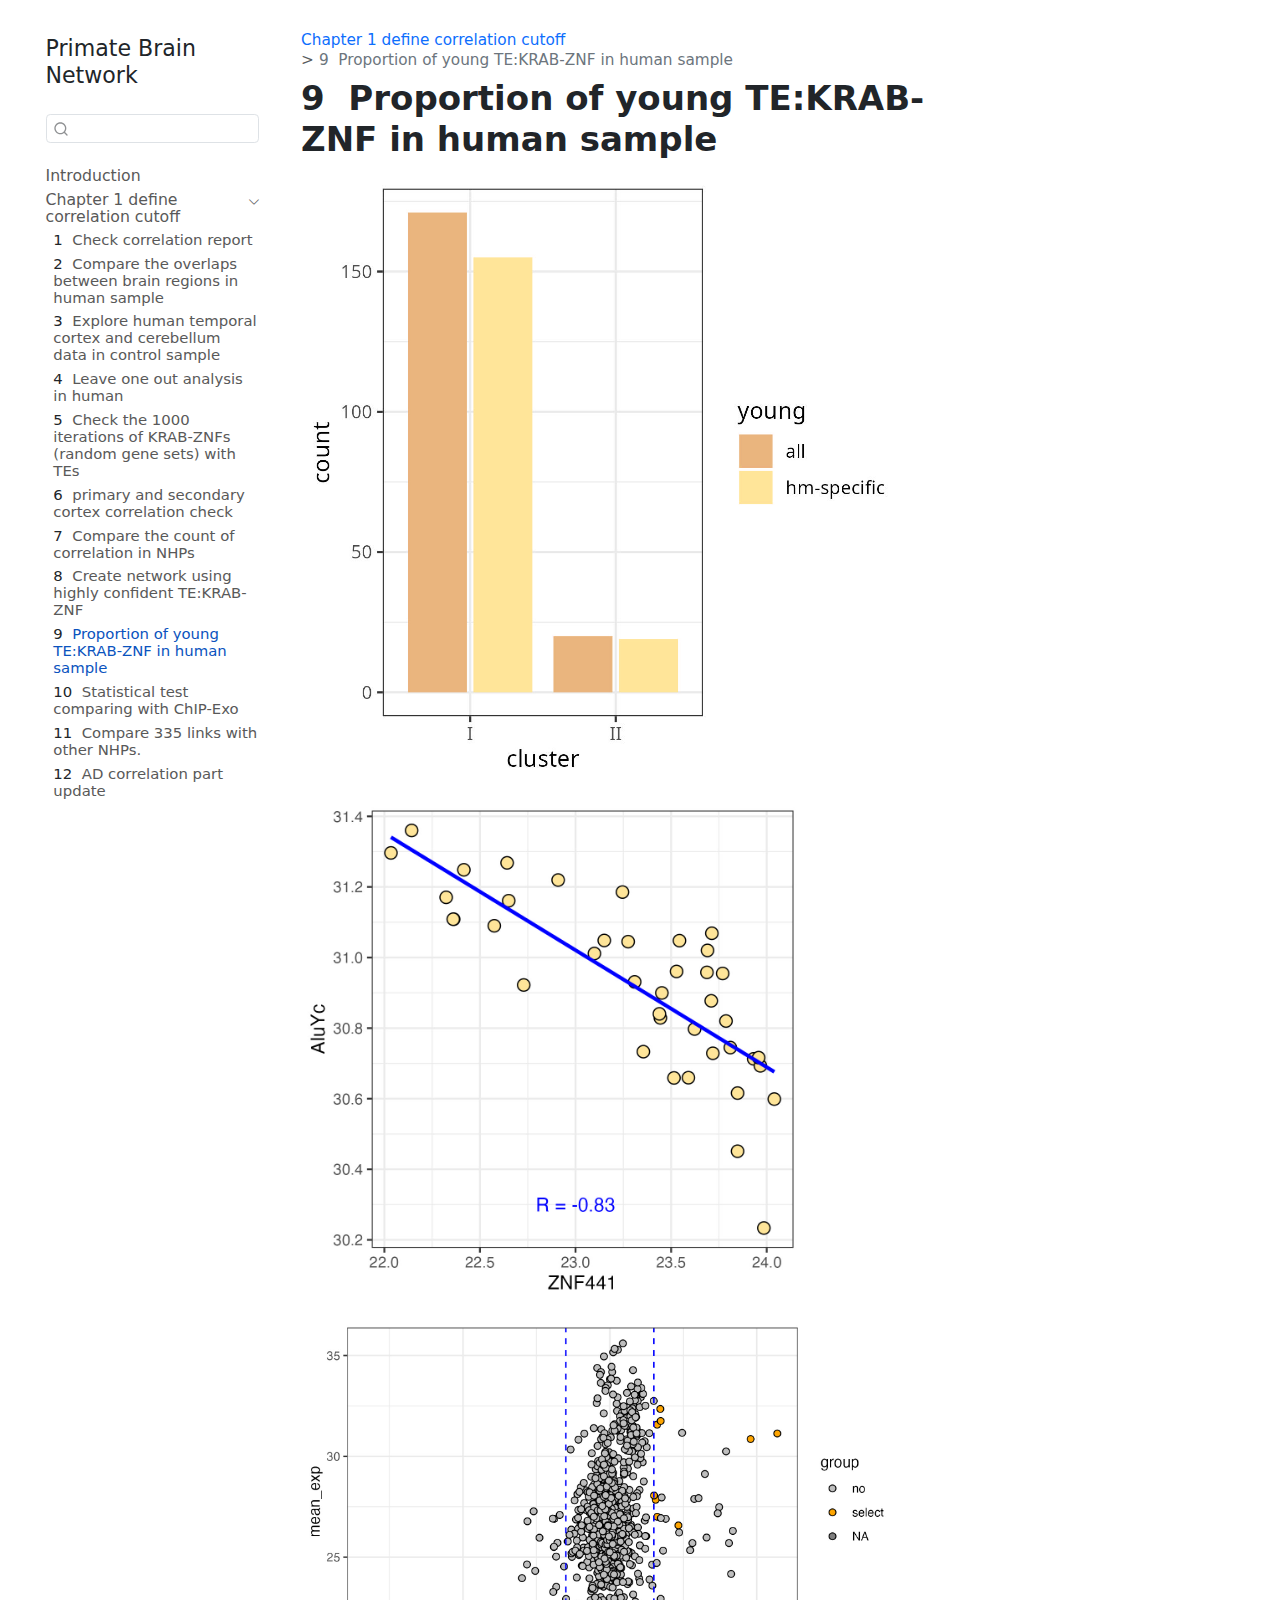
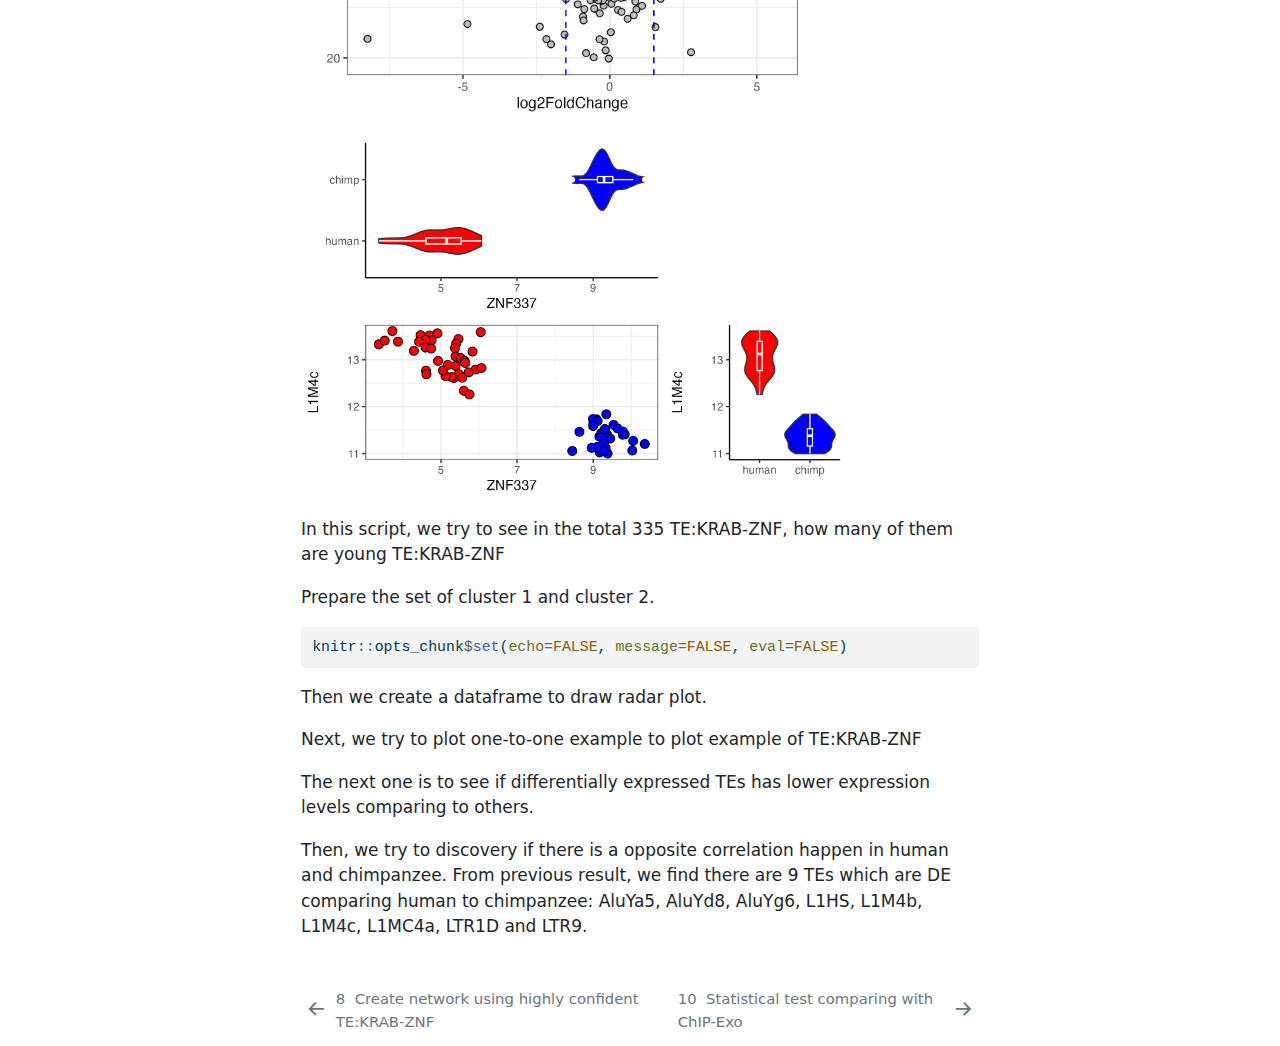
<file: _book/posts/F2_01_youngLink_barplot.html>
<!DOCTYPE html>
<html xmlns="http://www.w3.org/1999/xhtml" lang="en" xml:lang="en"><head>

<meta charset="utf-8">
<meta name="generator" content="quarto-1.4.550">

<meta name="viewport" content="width=device-width, initial-scale=1.0, user-scalable=yes">


<title>Primate Brain Network - 9&nbsp; Proportion of young TE:KRAB-ZNF in human sample</title>
<style>
code{white-space: pre-wrap;}
span.smallcaps{font-variant: small-caps;}
div.columns{display: flex; gap: min(4vw, 1.5em);}
div.column{flex: auto; overflow-x: auto;}
div.hanging-indent{margin-left: 1.5em; text-indent: -1.5em;}
ul.task-list{list-style: none;}
ul.task-list li input[type="checkbox"] {
  width: 0.8em;
  margin: 0 0.8em 0.2em -1em; /* quarto-specific, see https://github.com/quarto-dev/quarto-cli/issues/4556 */ 
  vertical-align: middle;
}
/* CSS for syntax highlighting */
pre > code.sourceCode { white-space: pre; position: relative; }
pre > code.sourceCode > span { line-height: 1.25; }
pre > code.sourceCode > span:empty { height: 1.2em; }
.sourceCode { overflow: visible; }
code.sourceCode > span { color: inherit; text-decoration: inherit; }
div.sourceCode { margin: 1em 0; }
pre.sourceCode { margin: 0; }
@media screen {
div.sourceCode { overflow: auto; }
}
@media print {
pre > code.sourceCode { white-space: pre-wrap; }
pre > code.sourceCode > span { text-indent: -5em; padding-left: 5em; }
}
pre.numberSource code
  { counter-reset: source-line 0; }
pre.numberSource code > span
  { position: relative; left: -4em; counter-increment: source-line; }
pre.numberSource code > span > a:first-child::before
  { content: counter(source-line);
    position: relative; left: -1em; text-align: right; vertical-align: baseline;
    border: none; display: inline-block;
    -webkit-touch-callout: none; -webkit-user-select: none;
    -khtml-user-select: none; -moz-user-select: none;
    -ms-user-select: none; user-select: none;
    padding: 0 4px; width: 4em;
  }
pre.numberSource { margin-left: 3em;  padding-left: 4px; }
div.sourceCode
  {   }
@media screen {
pre > code.sourceCode > span > a:first-child::before { text-decoration: underline; }
}
</style>


<script src="../site_libs/quarto-nav/quarto-nav.js"></script>
<script src="../site_libs/quarto-nav/headroom.min.js"></script>
<script src="../site_libs/clipboard/clipboard.min.js"></script>
<script src="../site_libs/quarto-search/autocomplete.umd.js"></script>
<script src="../site_libs/quarto-search/fuse.min.js"></script>
<script src="../site_libs/quarto-search/quarto-search.js"></script>
<meta name="quarto:offset" content="../">
<link href="../posts/F3_statistical_test_with_ChIPExo.html" rel="next">
<link href="../posts/F1_06_c1c2_network.html" rel="prev">
<script src="../site_libs/quarto-html/quarto.js"></script>
<script src="../site_libs/quarto-html/popper.min.js"></script>
<script src="../site_libs/quarto-html/tippy.umd.min.js"></script>
<script src="../site_libs/quarto-html/anchor.min.js"></script>
<link href="../site_libs/quarto-html/tippy.css" rel="stylesheet">
<link href="../site_libs/quarto-html/quarto-syntax-highlighting.css" rel="stylesheet" id="quarto-text-highlighting-styles">
<script src="../site_libs/bootstrap/bootstrap.min.js"></script>
<link href="../site_libs/bootstrap/bootstrap-icons.css" rel="stylesheet">
<link href="../site_libs/bootstrap/bootstrap.min.css" rel="stylesheet" id="quarto-bootstrap" data-mode="light">
<script id="quarto-search-options" type="application/json">{
  "location": "sidebar",
  "copy-button": false,
  "collapse-after": 3,
  "panel-placement": "start",
  "type": "textbox",
  "limit": 50,
  "keyboard-shortcut": [
    "f",
    "/",
    "s"
  ],
  "show-item-context": false,
  "language": {
    "search-no-results-text": "No results",
    "search-matching-documents-text": "matching documents",
    "search-copy-link-title": "Copy link to search",
    "search-hide-matches-text": "Hide additional matches",
    "search-more-match-text": "more match in this document",
    "search-more-matches-text": "more matches in this document",
    "search-clear-button-title": "Clear",
    "search-text-placeholder": "",
    "search-detached-cancel-button-title": "Cancel",
    "search-submit-button-title": "Submit",
    "search-label": "Search"
  }
}</script>


</head>

<body class="nav-sidebar floating">

<div id="quarto-search-results"></div>
  <header id="quarto-header" class="headroom fixed-top">
  <nav class="quarto-secondary-nav">
    <div class="container-fluid d-flex">
      <button type="button" class="quarto-btn-toggle btn" data-bs-toggle="collapse" data-bs-target=".quarto-sidebar-collapse-item" aria-controls="quarto-sidebar" aria-expanded="false" aria-label="Toggle sidebar navigation" onclick="if (window.quartoToggleHeadroom) { window.quartoToggleHeadroom(); }">
        <i class="bi bi-layout-text-sidebar-reverse"></i>
      </button>
        <nav class="quarto-page-breadcrumbs" aria-label="breadcrumb"><ol class="breadcrumb"><li class="breadcrumb-item"><a href="../posts/F1_00_report.html">Chapter 1 define correlation cutoff</a></li><li class="breadcrumb-item"><a href="../posts/F2_01_youngLink_barplot.html"><span class="chapter-number">9</span>&nbsp; <span class="chapter-title">Proportion of young TE:KRAB-ZNF in human sample</span></a></li></ol></nav>
        <a class="flex-grow-1" role="button" data-bs-toggle="collapse" data-bs-target=".quarto-sidebar-collapse-item" aria-controls="quarto-sidebar" aria-expanded="false" aria-label="Toggle sidebar navigation" onclick="if (window.quartoToggleHeadroom) { window.quartoToggleHeadroom(); }">      
        </a>
      <button type="button" class="btn quarto-search-button" aria-label="" onclick="window.quartoOpenSearch();">
        <i class="bi bi-search"></i>
      </button>
    </div>
  </nav>
</header>
<!-- content -->
<div id="quarto-content" class="quarto-container page-columns page-rows-contents page-layout-article">
<!-- sidebar -->
  <nav id="quarto-sidebar" class="sidebar collapse collapse-horizontal quarto-sidebar-collapse-item sidebar-navigation floating overflow-auto">
    <div class="pt-lg-2 mt-2 text-left sidebar-header">
    <div class="sidebar-title mb-0 py-0">
      <a href="../">Primate Brain Network</a> 
    </div>
      </div>
        <div class="mt-2 flex-shrink-0 align-items-center">
        <div class="sidebar-search">
        <div id="quarto-search" class="" title="Search"></div>
        </div>
        </div>
    <div class="sidebar-menu-container"> 
    <ul class="list-unstyled mt-1">
        <li class="sidebar-item">
  <div class="sidebar-item-container"> 
  <a href="../index.html" class="sidebar-item-text sidebar-link">
 <span class="menu-text">Introduction</span></a>
  </div>
</li>
        <li class="sidebar-item sidebar-item-section">
      <div class="sidebar-item-container"> 
            <a class="sidebar-item-text sidebar-link text-start" data-bs-toggle="collapse" data-bs-target="#quarto-sidebar-section-1" aria-expanded="true">
 <span class="menu-text">Chapter 1 define correlation cutoff</span></a>
          <a class="sidebar-item-toggle text-start" data-bs-toggle="collapse" data-bs-target="#quarto-sidebar-section-1" aria-expanded="true" aria-label="Toggle section">
            <i class="bi bi-chevron-right ms-2"></i>
          </a> 
      </div>
      <ul id="quarto-sidebar-section-1" class="collapse list-unstyled sidebar-section depth1 show">  
          <li class="sidebar-item">
  <div class="sidebar-item-container"> 
  <a href="../posts/F1_00_report.html" class="sidebar-item-text sidebar-link">
 <span class="menu-text"><span class="chapter-number">1</span>&nbsp; <span class="chapter-title">Check correlation report</span></span></a>
  </div>
</li>
          <li class="sidebar-item">
  <div class="sidebar-item-container"> 
  <a href="../posts/F1_01_overlapped_correlations_across_species.html" class="sidebar-item-text sidebar-link">
 <span class="menu-text"><span class="chapter-number">2</span>&nbsp; <span class="chapter-title">Compare the overlaps between brain regions in human sample</span></span></a>
  </div>
</li>
          <li class="sidebar-item">
  <div class="sidebar-item-container"> 
  <a href="../posts/F1_02_overlapped_in_ADdata.html" class="sidebar-item-text sidebar-link">
 <span class="menu-text"><span class="chapter-number">3</span>&nbsp; <span class="chapter-title">Explore human temporal cortex and cerebellum data in control sample</span></span></a>
  </div>
</li>
          <li class="sidebar-item">
  <div class="sidebar-item-container"> 
  <a href="../posts/F1_03_leave_one_out_human.html" class="sidebar-item-text sidebar-link">
 <span class="menu-text"><span class="chapter-number">4</span>&nbsp; <span class="chapter-title">Leave one out analysis in human</span></span></a>
  </div>
</li>
          <li class="sidebar-item">
  <div class="sidebar-item-container"> 
  <a href="../posts/F1_04_01_correlation_NHPs.html" class="sidebar-item-text sidebar-link">
 <span class="menu-text"><span class="chapter-number">5</span>&nbsp; <span class="chapter-title">Check the 1000 iterations of KRAB-ZNFs (random gene sets) with TEs</span></span></a>
  </div>
</li>
          <li class="sidebar-item">
  <div class="sidebar-item-container"> 
  <a href="../posts/F1_04_c1_correlation_check.html" class="sidebar-item-text sidebar-link">
 <span class="menu-text"><span class="chapter-number">6</span>&nbsp; <span class="chapter-title">primary and secondary cortex correlation check</span></span></a>
  </div>
</li>
          <li class="sidebar-item">
  <div class="sidebar-item-container"> 
  <a href="../posts/F1_05_amount_correlation_NHPs.html" class="sidebar-item-text sidebar-link">
 <span class="menu-text"><span class="chapter-number">7</span>&nbsp; <span class="chapter-title">Compare the count of correlation in NHPs</span></span></a>
  </div>
</li>
          <li class="sidebar-item">
  <div class="sidebar-item-container"> 
  <a href="../posts/F1_06_c1c2_network.html" class="sidebar-item-text sidebar-link">
 <span class="menu-text"><span class="chapter-number">8</span>&nbsp; <span class="chapter-title">Create network using highly confident TE:KRAB-ZNF</span></span></a>
  </div>
</li>
          <li class="sidebar-item">
  <div class="sidebar-item-container"> 
  <a href="../posts/F2_01_youngLink_barplot.html" class="sidebar-item-text sidebar-link active">
 <span class="menu-text"><span class="chapter-number">9</span>&nbsp; <span class="chapter-title">Proportion of young TE:KRAB-ZNF in human sample</span></span></a>
  </div>
</li>
          <li class="sidebar-item">
  <div class="sidebar-item-container"> 
  <a href="../posts/F3_statistical_test_with_ChIPExo.html" class="sidebar-item-text sidebar-link">
 <span class="menu-text"><span class="chapter-number">10</span>&nbsp; <span class="chapter-title">Statistical test comparing with ChIP-Exo</span></span></a>
  </div>
</li>
          <li class="sidebar-item">
  <div class="sidebar-item-container"> 
  <a href="../posts/F5_01_analyze335network.html" class="sidebar-item-text sidebar-link">
 <span class="menu-text"><span class="chapter-number">11</span>&nbsp; <span class="chapter-title">Compare 335 links with other NHPs.</span></span></a>
  </div>
</li>
          <li class="sidebar-item">
  <div class="sidebar-item-container"> 
  <a href="../posts/F7_01_ADcorrelation.html" class="sidebar-item-text sidebar-link">
 <span class="menu-text"><span class="chapter-number">12</span>&nbsp; <span class="chapter-title">AD correlation part update</span></span></a>
  </div>
</li>
      </ul>
  </li>
    </ul>
    </div>
</nav>
<div id="quarto-sidebar-glass" class="quarto-sidebar-collapse-item" data-bs-toggle="collapse" data-bs-target=".quarto-sidebar-collapse-item"></div>
<!-- margin-sidebar -->
    <div id="quarto-margin-sidebar" class="sidebar margin-sidebar">
        
    </div>
<!-- main -->
<main class="content" id="quarto-document-content">

<header id="title-block-header" class="quarto-title-block default"><nav class="quarto-page-breadcrumbs quarto-title-breadcrumbs d-none d-lg-block" aria-label="breadcrumb"><ol class="breadcrumb"><li class="breadcrumb-item"><a href="../posts/F1_00_report.html">Chapter 1 define correlation cutoff</a></li><li class="breadcrumb-item"><a href="../posts/F2_01_youngLink_barplot.html"><span class="chapter-number">9</span>&nbsp; <span class="chapter-title">Proportion of young TE:KRAB-ZNF in human sample</span></a></li></ol></nav>
<div class="quarto-title">
<h1 class="title"><span class="chapter-number">9</span>&nbsp; <span class="chapter-title">Proportion of young TE:KRAB-ZNF in human sample</span></h1>
</div>



<div class="quarto-title-meta">

    
  
    
  </div>
  


</header>


<p><img src="../figures/hm_specific_young_link_barplot.jpg" class="img-fluid" width="607"></p>
<p><img src="../figures/ZNF441_AluYc.jpg" class="img-fluid" width="502"></p>
<p><img src="../figures/hmpt_c1_de_corr_scatterplot.jpg" class="img-fluid" width="598"></p>
<p><img src="../figures/znf337_L1M4c.jpg" class="img-fluid" width="546"></p>
<p>In this script, we try to see in the total 335 TE:KRAB-ZNF, how many of them are young TE:KRAB-ZNF</p>
<p>Prepare the set of cluster 1 and cluster 2.</p>
<div class="cell">
<div class="sourceCode cell-code" id="cb1"><pre class="sourceCode r code-with-copy"><code class="sourceCode r"><span id="cb1-1"><a href="#cb1-1" aria-hidden="true" tabindex="-1"></a>knitr<span class="sc">::</span>opts_chunk<span class="sc">$</span><span class="fu">set</span>(<span class="at">echo=</span><span class="cn">FALSE</span>, <span class="at">message=</span><span class="cn">FALSE</span>, <span class="at">eval=</span><span class="cn">FALSE</span>)</span></code><button title="Copy to Clipboard" class="code-copy-button"><i class="bi"></i></button></pre></div>
</div>
<p>Then we create a dataframe to draw radar plot.</p>
<p>Next, we try to plot one-to-one example to plot example of TE:KRAB-ZNF</p>
<p>The next one is to see if differentially expressed TEs has lower expression levels comparing to others.</p>
<p>Then, we try to discovery if there is a opposite correlation happen in human and chimpanzee. From previous result, we find there are 9 TEs which are DE comparing human to chimpanzee: AluYa5, AluYd8, AluYg6, L1HS, L1M4b, L1M4c, L1MC4a, LTR1D and LTR9.</p>



</main> <!-- /main -->
<script id="quarto-html-after-body" type="application/javascript">
window.document.addEventListener("DOMContentLoaded", function (event) {
  const toggleBodyColorMode = (bsSheetEl) => {
    const mode = bsSheetEl.getAttribute("data-mode");
    const bodyEl = window.document.querySelector("body");
    if (mode === "dark") {
      bodyEl.classList.add("quarto-dark");
      bodyEl.classList.remove("quarto-light");
    } else {
      bodyEl.classList.add("quarto-light");
      bodyEl.classList.remove("quarto-dark");
    }
  }
  const toggleBodyColorPrimary = () => {
    const bsSheetEl = window.document.querySelector("link#quarto-bootstrap");
    if (bsSheetEl) {
      toggleBodyColorMode(bsSheetEl);
    }
  }
  toggleBodyColorPrimary();  
  const icon = "";
  const anchorJS = new window.AnchorJS();
  anchorJS.options = {
    placement: 'right',
    icon: icon
  };
  anchorJS.add('.anchored');
  const isCodeAnnotation = (el) => {
    for (const clz of el.classList) {
      if (clz.startsWith('code-annotation-')) {                     
        return true;
      }
    }
    return false;
  }
  const clipboard = new window.ClipboardJS('.code-copy-button', {
    text: function(trigger) {
      const codeEl = trigger.previousElementSibling.cloneNode(true);
      for (const childEl of codeEl.children) {
        if (isCodeAnnotation(childEl)) {
          childEl.remove();
        }
      }
      return codeEl.innerText;
    }
  });
  clipboard.on('success', function(e) {
    // button target
    const button = e.trigger;
    // don't keep focus
    button.blur();
    // flash "checked"
    button.classList.add('code-copy-button-checked');
    var currentTitle = button.getAttribute("title");
    button.setAttribute("title", "Copied!");
    let tooltip;
    if (window.bootstrap) {
      button.setAttribute("data-bs-toggle", "tooltip");
      button.setAttribute("data-bs-placement", "left");
      button.setAttribute("data-bs-title", "Copied!");
      tooltip = new bootstrap.Tooltip(button, 
        { trigger: "manual", 
          customClass: "code-copy-button-tooltip",
          offset: [0, -8]});
      tooltip.show();    
    }
    setTimeout(function() {
      if (tooltip) {
        tooltip.hide();
        button.removeAttribute("data-bs-title");
        button.removeAttribute("data-bs-toggle");
        button.removeAttribute("data-bs-placement");
      }
      button.setAttribute("title", currentTitle);
      button.classList.remove('code-copy-button-checked');
    }, 1000);
    // clear code selection
    e.clearSelection();
  });
  function tippyHover(el, contentFn, onTriggerFn, onUntriggerFn) {
    const config = {
      allowHTML: true,
      maxWidth: 500,
      delay: 100,
      arrow: false,
      appendTo: function(el) {
          return el.parentElement;
      },
      interactive: true,
      interactiveBorder: 10,
      theme: 'quarto',
      placement: 'bottom-start',
    };
    if (contentFn) {
      config.content = contentFn;
    }
    if (onTriggerFn) {
      config.onTrigger = onTriggerFn;
    }
    if (onUntriggerFn) {
      config.onUntrigger = onUntriggerFn;
    }
    window.tippy(el, config); 
  }
  const noterefs = window.document.querySelectorAll('a[role="doc-noteref"]');
  for (var i=0; i<noterefs.length; i++) {
    const ref = noterefs[i];
    tippyHover(ref, function() {
      // use id or data attribute instead here
      let href = ref.getAttribute('data-footnote-href') || ref.getAttribute('href');
      try { href = new URL(href).hash; } catch {}
      const id = href.replace(/^#\/?/, "");
      const note = window.document.getElementById(id);
      return note.innerHTML;
    });
  }
  const xrefs = window.document.querySelectorAll('a.quarto-xref');
  const processXRef = (id, note) => {
    // Strip column container classes
    const stripColumnClz = (el) => {
      el.classList.remove("page-full", "page-columns");
      if (el.children) {
        for (const child of el.children) {
          stripColumnClz(child);
        }
      }
    }
    stripColumnClz(note)
    if (id === null || id.startsWith('sec-')) {
      // Special case sections, only their first couple elements
      const container = document.createElement("div");
      if (note.children && note.children.length > 2) {
        container.appendChild(note.children[0].cloneNode(true));
        for (let i = 1; i < note.children.length; i++) {
          const child = note.children[i];
          if (child.tagName === "P" && child.innerText === "") {
            continue;
          } else {
            container.appendChild(child.cloneNode(true));
            break;
          }
        }
        if (window.Quarto?.typesetMath) {
          window.Quarto.typesetMath(container);
        }
        return container.innerHTML
      } else {
        if (window.Quarto?.typesetMath) {
          window.Quarto.typesetMath(note);
        }
        return note.innerHTML;
      }
    } else {
      // Remove any anchor links if they are present
      const anchorLink = note.querySelector('a.anchorjs-link');
      if (anchorLink) {
        anchorLink.remove();
      }
      if (window.Quarto?.typesetMath) {
        window.Quarto.typesetMath(note);
      }
      // TODO in 1.5, we should make sure this works without a callout special case
      if (note.classList.contains("callout")) {
        return note.outerHTML;
      } else {
        return note.innerHTML;
      }
    }
  }
  for (var i=0; i<xrefs.length; i++) {
    const xref = xrefs[i];
    tippyHover(xref, undefined, function(instance) {
      instance.disable();
      let url = xref.getAttribute('href');
      let hash = undefined; 
      if (url.startsWith('#')) {
        hash = url;
      } else {
        try { hash = new URL(url).hash; } catch {}
      }
      if (hash) {
        const id = hash.replace(/^#\/?/, "");
        const note = window.document.getElementById(id);
        if (note !== null) {
          try {
            const html = processXRef(id, note.cloneNode(true));
            instance.setContent(html);
          } finally {
            instance.enable();
            instance.show();
          }
        } else {
          // See if we can fetch this
          fetch(url.split('#')[0])
          .then(res => res.text())
          .then(html => {
            const parser = new DOMParser();
            const htmlDoc = parser.parseFromString(html, "text/html");
            const note = htmlDoc.getElementById(id);
            if (note !== null) {
              const html = processXRef(id, note);
              instance.setContent(html);
            } 
          }).finally(() => {
            instance.enable();
            instance.show();
          });
        }
      } else {
        // See if we can fetch a full url (with no hash to target)
        // This is a special case and we should probably do some content thinning / targeting
        fetch(url)
        .then(res => res.text())
        .then(html => {
          const parser = new DOMParser();
          const htmlDoc = parser.parseFromString(html, "text/html");
          const note = htmlDoc.querySelector('main.content');
          if (note !== null) {
            // This should only happen for chapter cross references
            // (since there is no id in the URL)
            // remove the first header
            if (note.children.length > 0 && note.children[0].tagName === "HEADER") {
              note.children[0].remove();
            }
            const html = processXRef(null, note);
            instance.setContent(html);
          } 
        }).finally(() => {
          instance.enable();
          instance.show();
        });
      }
    }, function(instance) {
    });
  }
      let selectedAnnoteEl;
      const selectorForAnnotation = ( cell, annotation) => {
        let cellAttr = 'data-code-cell="' + cell + '"';
        let lineAttr = 'data-code-annotation="' +  annotation + '"';
        const selector = 'span[' + cellAttr + '][' + lineAttr + ']';
        return selector;
      }
      const selectCodeLines = (annoteEl) => {
        const doc = window.document;
        const targetCell = annoteEl.getAttribute("data-target-cell");
        const targetAnnotation = annoteEl.getAttribute("data-target-annotation");
        const annoteSpan = window.document.querySelector(selectorForAnnotation(targetCell, targetAnnotation));
        const lines = annoteSpan.getAttribute("data-code-lines").split(",");
        const lineIds = lines.map((line) => {
          return targetCell + "-" + line;
        })
        let top = null;
        let height = null;
        let parent = null;
        if (lineIds.length > 0) {
            //compute the position of the single el (top and bottom and make a div)
            const el = window.document.getElementById(lineIds[0]);
            top = el.offsetTop;
            height = el.offsetHeight;
            parent = el.parentElement.parentElement;
          if (lineIds.length > 1) {
            const lastEl = window.document.getElementById(lineIds[lineIds.length - 1]);
            const bottom = lastEl.offsetTop + lastEl.offsetHeight;
            height = bottom - top;
          }
          if (top !== null && height !== null && parent !== null) {
            // cook up a div (if necessary) and position it 
            let div = window.document.getElementById("code-annotation-line-highlight");
            if (div === null) {
              div = window.document.createElement("div");
              div.setAttribute("id", "code-annotation-line-highlight");
              div.style.position = 'absolute';
              parent.appendChild(div);
            }
            div.style.top = top - 2 + "px";
            div.style.height = height + 4 + "px";
            div.style.left = 0;
            let gutterDiv = window.document.getElementById("code-annotation-line-highlight-gutter");
            if (gutterDiv === null) {
              gutterDiv = window.document.createElement("div");
              gutterDiv.setAttribute("id", "code-annotation-line-highlight-gutter");
              gutterDiv.style.position = 'absolute';
              const codeCell = window.document.getElementById(targetCell);
              const gutter = codeCell.querySelector('.code-annotation-gutter');
              gutter.appendChild(gutterDiv);
            }
            gutterDiv.style.top = top - 2 + "px";
            gutterDiv.style.height = height + 4 + "px";
          }
          selectedAnnoteEl = annoteEl;
        }
      };
      const unselectCodeLines = () => {
        const elementsIds = ["code-annotation-line-highlight", "code-annotation-line-highlight-gutter"];
        elementsIds.forEach((elId) => {
          const div = window.document.getElementById(elId);
          if (div) {
            div.remove();
          }
        });
        selectedAnnoteEl = undefined;
      };
        // Handle positioning of the toggle
    window.addEventListener(
      "resize",
      throttle(() => {
        elRect = undefined;
        if (selectedAnnoteEl) {
          selectCodeLines(selectedAnnoteEl);
        }
      }, 10)
    );
    function throttle(fn, ms) {
    let throttle = false;
    let timer;
      return (...args) => {
        if(!throttle) { // first call gets through
            fn.apply(this, args);
            throttle = true;
        } else { // all the others get throttled
            if(timer) clearTimeout(timer); // cancel #2
            timer = setTimeout(() => {
              fn.apply(this, args);
              timer = throttle = false;
            }, ms);
        }
      };
    }
      // Attach click handler to the DT
      const annoteDls = window.document.querySelectorAll('dt[data-target-cell]');
      for (const annoteDlNode of annoteDls) {
        annoteDlNode.addEventListener('click', (event) => {
          const clickedEl = event.target;
          if (clickedEl !== selectedAnnoteEl) {
            unselectCodeLines();
            const activeEl = window.document.querySelector('dt[data-target-cell].code-annotation-active');
            if (activeEl) {
              activeEl.classList.remove('code-annotation-active');
            }
            selectCodeLines(clickedEl);
            clickedEl.classList.add('code-annotation-active');
          } else {
            // Unselect the line
            unselectCodeLines();
            clickedEl.classList.remove('code-annotation-active');
          }
        });
      }
  const findCites = (el) => {
    const parentEl = el.parentElement;
    if (parentEl) {
      const cites = parentEl.dataset.cites;
      if (cites) {
        return {
          el,
          cites: cites.split(' ')
        };
      } else {
        return findCites(el.parentElement)
      }
    } else {
      return undefined;
    }
  };
  var bibliorefs = window.document.querySelectorAll('a[role="doc-biblioref"]');
  for (var i=0; i<bibliorefs.length; i++) {
    const ref = bibliorefs[i];
    const citeInfo = findCites(ref);
    if (citeInfo) {
      tippyHover(citeInfo.el, function() {
        var popup = window.document.createElement('div');
        citeInfo.cites.forEach(function(cite) {
          var citeDiv = window.document.createElement('div');
          citeDiv.classList.add('hanging-indent');
          citeDiv.classList.add('csl-entry');
          var biblioDiv = window.document.getElementById('ref-' + cite);
          if (biblioDiv) {
            citeDiv.innerHTML = biblioDiv.innerHTML;
          }
          popup.appendChild(citeDiv);
        });
        return popup.innerHTML;
      });
    }
  }
});
</script>
<nav class="page-navigation">
  <div class="nav-page nav-page-previous">
      <a href="../posts/F1_06_c1c2_network.html" class="pagination-link" aria-label="Create network using highly confident TE:KRAB-ZNF">
        <i class="bi bi-arrow-left-short"></i> <span class="nav-page-text"><span class="chapter-number">8</span>&nbsp; <span class="chapter-title">Create network using highly confident TE:KRAB-ZNF</span></span>
      </a>          
  </div>
  <div class="nav-page nav-page-next">
      <a href="../posts/F3_statistical_test_with_ChIPExo.html" class="pagination-link" aria-label="Statistical test comparing with ChIP-Exo">
        <span class="nav-page-text"><span class="chapter-number">10</span>&nbsp; <span class="chapter-title">Statistical test comparing with ChIP-Exo</span></span> <i class="bi bi-arrow-right-short"></i>
      </a>
  </div>
</nav>
</div> <!-- /content -->




</body></html>
</file>
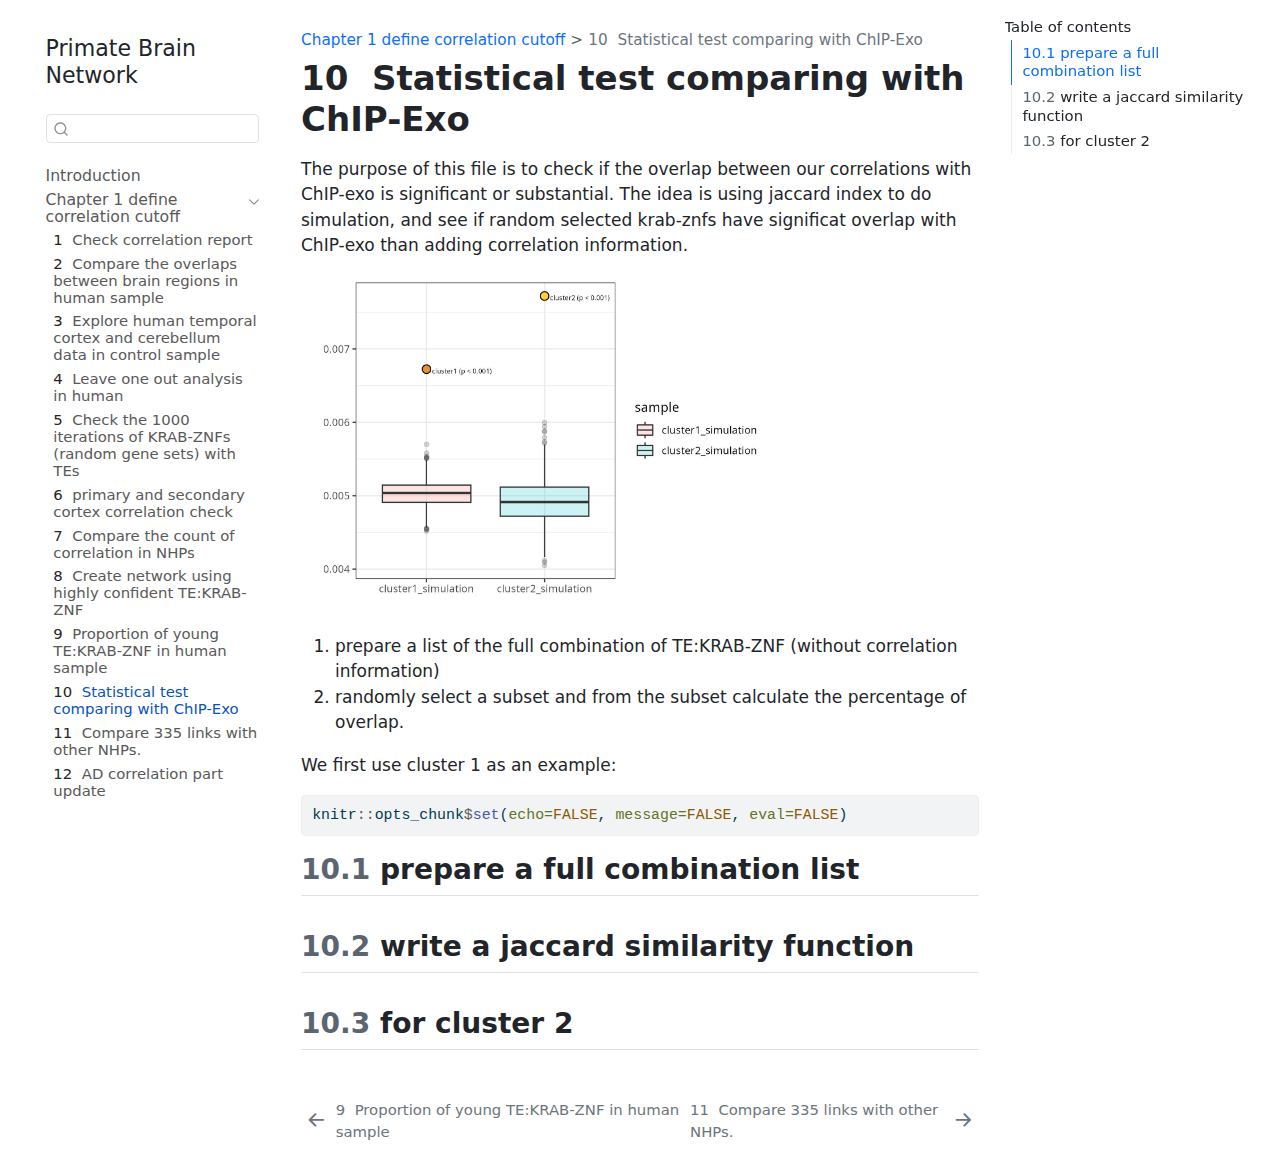
<file: _book/posts/F3_statistical_test_with_ChIPExo.html>
<!DOCTYPE html>
<html xmlns="http://www.w3.org/1999/xhtml" lang="en" xml:lang="en"><head>

<meta charset="utf-8">
<meta name="generator" content="quarto-1.4.550">

<meta name="viewport" content="width=device-width, initial-scale=1.0, user-scalable=yes">


<title>Primate Brain Network - 10&nbsp; Statistical test comparing with ChIP-Exo</title>
<style>
code{white-space: pre-wrap;}
span.smallcaps{font-variant: small-caps;}
div.columns{display: flex; gap: min(4vw, 1.5em);}
div.column{flex: auto; overflow-x: auto;}
div.hanging-indent{margin-left: 1.5em; text-indent: -1.5em;}
ul.task-list{list-style: none;}
ul.task-list li input[type="checkbox"] {
  width: 0.8em;
  margin: 0 0.8em 0.2em -1em; /* quarto-specific, see https://github.com/quarto-dev/quarto-cli/issues/4556 */ 
  vertical-align: middle;
}
/* CSS for syntax highlighting */
pre > code.sourceCode { white-space: pre; position: relative; }
pre > code.sourceCode > span { line-height: 1.25; }
pre > code.sourceCode > span:empty { height: 1.2em; }
.sourceCode { overflow: visible; }
code.sourceCode > span { color: inherit; text-decoration: inherit; }
div.sourceCode { margin: 1em 0; }
pre.sourceCode { margin: 0; }
@media screen {
div.sourceCode { overflow: auto; }
}
@media print {
pre > code.sourceCode { white-space: pre-wrap; }
pre > code.sourceCode > span { text-indent: -5em; padding-left: 5em; }
}
pre.numberSource code
  { counter-reset: source-line 0; }
pre.numberSource code > span
  { position: relative; left: -4em; counter-increment: source-line; }
pre.numberSource code > span > a:first-child::before
  { content: counter(source-line);
    position: relative; left: -1em; text-align: right; vertical-align: baseline;
    border: none; display: inline-block;
    -webkit-touch-callout: none; -webkit-user-select: none;
    -khtml-user-select: none; -moz-user-select: none;
    -ms-user-select: none; user-select: none;
    padding: 0 4px; width: 4em;
  }
pre.numberSource { margin-left: 3em;  padding-left: 4px; }
div.sourceCode
  {   }
@media screen {
pre > code.sourceCode > span > a:first-child::before { text-decoration: underline; }
}
</style>


<script src="../site_libs/quarto-nav/quarto-nav.js"></script>
<script src="../site_libs/quarto-nav/headroom.min.js"></script>
<script src="../site_libs/clipboard/clipboard.min.js"></script>
<script src="../site_libs/quarto-search/autocomplete.umd.js"></script>
<script src="../site_libs/quarto-search/fuse.min.js"></script>
<script src="../site_libs/quarto-search/quarto-search.js"></script>
<meta name="quarto:offset" content="../">
<link href="../posts/F5_01_analyze335network.html" rel="next">
<link href="../posts/F2_01_youngLink_barplot.html" rel="prev">
<script src="../site_libs/quarto-html/quarto.js"></script>
<script src="../site_libs/quarto-html/popper.min.js"></script>
<script src="../site_libs/quarto-html/tippy.umd.min.js"></script>
<script src="../site_libs/quarto-html/anchor.min.js"></script>
<link href="../site_libs/quarto-html/tippy.css" rel="stylesheet">
<link href="../site_libs/quarto-html/quarto-syntax-highlighting.css" rel="stylesheet" id="quarto-text-highlighting-styles">
<script src="../site_libs/bootstrap/bootstrap.min.js"></script>
<link href="../site_libs/bootstrap/bootstrap-icons.css" rel="stylesheet">
<link href="../site_libs/bootstrap/bootstrap.min.css" rel="stylesheet" id="quarto-bootstrap" data-mode="light">
<script id="quarto-search-options" type="application/json">{
  "location": "sidebar",
  "copy-button": false,
  "collapse-after": 3,
  "panel-placement": "start",
  "type": "textbox",
  "limit": 50,
  "keyboard-shortcut": [
    "f",
    "/",
    "s"
  ],
  "show-item-context": false,
  "language": {
    "search-no-results-text": "No results",
    "search-matching-documents-text": "matching documents",
    "search-copy-link-title": "Copy link to search",
    "search-hide-matches-text": "Hide additional matches",
    "search-more-match-text": "more match in this document",
    "search-more-matches-text": "more matches in this document",
    "search-clear-button-title": "Clear",
    "search-text-placeholder": "",
    "search-detached-cancel-button-title": "Cancel",
    "search-submit-button-title": "Submit",
    "search-label": "Search"
  }
}</script>


</head>

<body class="nav-sidebar floating">

<div id="quarto-search-results"></div>
  <header id="quarto-header" class="headroom fixed-top">
  <nav class="quarto-secondary-nav">
    <div class="container-fluid d-flex">
      <button type="button" class="quarto-btn-toggle btn" data-bs-toggle="collapse" data-bs-target=".quarto-sidebar-collapse-item" aria-controls="quarto-sidebar" aria-expanded="false" aria-label="Toggle sidebar navigation" onclick="if (window.quartoToggleHeadroom) { window.quartoToggleHeadroom(); }">
        <i class="bi bi-layout-text-sidebar-reverse"></i>
      </button>
        <nav class="quarto-page-breadcrumbs" aria-label="breadcrumb"><ol class="breadcrumb"><li class="breadcrumb-item"><a href="../posts/F1_00_report.html">Chapter 1 define correlation cutoff</a></li><li class="breadcrumb-item"><a href="../posts/F3_statistical_test_with_ChIPExo.html"><span class="chapter-number">10</span>&nbsp; <span class="chapter-title">Statistical test comparing with ChIP-Exo</span></a></li></ol></nav>
        <a class="flex-grow-1" role="button" data-bs-toggle="collapse" data-bs-target=".quarto-sidebar-collapse-item" aria-controls="quarto-sidebar" aria-expanded="false" aria-label="Toggle sidebar navigation" onclick="if (window.quartoToggleHeadroom) { window.quartoToggleHeadroom(); }">      
        </a>
      <button type="button" class="btn quarto-search-button" aria-label="" onclick="window.quartoOpenSearch();">
        <i class="bi bi-search"></i>
      </button>
    </div>
  </nav>
</header>
<!-- content -->
<div id="quarto-content" class="quarto-container page-columns page-rows-contents page-layout-article">
<!-- sidebar -->
  <nav id="quarto-sidebar" class="sidebar collapse collapse-horizontal quarto-sidebar-collapse-item sidebar-navigation floating overflow-auto">
    <div class="pt-lg-2 mt-2 text-left sidebar-header">
    <div class="sidebar-title mb-0 py-0">
      <a href="../">Primate Brain Network</a> 
    </div>
      </div>
        <div class="mt-2 flex-shrink-0 align-items-center">
        <div class="sidebar-search">
        <div id="quarto-search" class="" title="Search"></div>
        </div>
        </div>
    <div class="sidebar-menu-container"> 
    <ul class="list-unstyled mt-1">
        <li class="sidebar-item">
  <div class="sidebar-item-container"> 
  <a href="../index.html" class="sidebar-item-text sidebar-link">
 <span class="menu-text">Introduction</span></a>
  </div>
</li>
        <li class="sidebar-item sidebar-item-section">
      <div class="sidebar-item-container"> 
            <a class="sidebar-item-text sidebar-link text-start" data-bs-toggle="collapse" data-bs-target="#quarto-sidebar-section-1" aria-expanded="true">
 <span class="menu-text">Chapter 1 define correlation cutoff</span></a>
          <a class="sidebar-item-toggle text-start" data-bs-toggle="collapse" data-bs-target="#quarto-sidebar-section-1" aria-expanded="true" aria-label="Toggle section">
            <i class="bi bi-chevron-right ms-2"></i>
          </a> 
      </div>
      <ul id="quarto-sidebar-section-1" class="collapse list-unstyled sidebar-section depth1 show">  
          <li class="sidebar-item">
  <div class="sidebar-item-container"> 
  <a href="../posts/F1_00_report.html" class="sidebar-item-text sidebar-link">
 <span class="menu-text"><span class="chapter-number">1</span>&nbsp; <span class="chapter-title">Check correlation report</span></span></a>
  </div>
</li>
          <li class="sidebar-item">
  <div class="sidebar-item-container"> 
  <a href="../posts/F1_01_overlapped_correlations_across_species.html" class="sidebar-item-text sidebar-link">
 <span class="menu-text"><span class="chapter-number">2</span>&nbsp; <span class="chapter-title">Compare the overlaps between brain regions in human sample</span></span></a>
  </div>
</li>
          <li class="sidebar-item">
  <div class="sidebar-item-container"> 
  <a href="../posts/F1_02_overlapped_in_ADdata.html" class="sidebar-item-text sidebar-link">
 <span class="menu-text"><span class="chapter-number">3</span>&nbsp; <span class="chapter-title">Explore human temporal cortex and cerebellum data in control sample</span></span></a>
  </div>
</li>
          <li class="sidebar-item">
  <div class="sidebar-item-container"> 
  <a href="../posts/F1_03_leave_one_out_human.html" class="sidebar-item-text sidebar-link">
 <span class="menu-text"><span class="chapter-number">4</span>&nbsp; <span class="chapter-title">Leave one out analysis in human</span></span></a>
  </div>
</li>
          <li class="sidebar-item">
  <div class="sidebar-item-container"> 
  <a href="../posts/F1_04_01_correlation_NHPs.html" class="sidebar-item-text sidebar-link">
 <span class="menu-text"><span class="chapter-number">5</span>&nbsp; <span class="chapter-title">Check the 1000 iterations of KRAB-ZNFs (random gene sets) with TEs</span></span></a>
  </div>
</li>
          <li class="sidebar-item">
  <div class="sidebar-item-container"> 
  <a href="../posts/F1_04_c1_correlation_check.html" class="sidebar-item-text sidebar-link">
 <span class="menu-text"><span class="chapter-number">6</span>&nbsp; <span class="chapter-title">primary and secondary cortex correlation check</span></span></a>
  </div>
</li>
          <li class="sidebar-item">
  <div class="sidebar-item-container"> 
  <a href="../posts/F1_05_amount_correlation_NHPs.html" class="sidebar-item-text sidebar-link">
 <span class="menu-text"><span class="chapter-number">7</span>&nbsp; <span class="chapter-title">Compare the count of correlation in NHPs</span></span></a>
  </div>
</li>
          <li class="sidebar-item">
  <div class="sidebar-item-container"> 
  <a href="../posts/F1_06_c1c2_network.html" class="sidebar-item-text sidebar-link">
 <span class="menu-text"><span class="chapter-number">8</span>&nbsp; <span class="chapter-title">Create network using highly confident TE:KRAB-ZNF</span></span></a>
  </div>
</li>
          <li class="sidebar-item">
  <div class="sidebar-item-container"> 
  <a href="../posts/F2_01_youngLink_barplot.html" class="sidebar-item-text sidebar-link">
 <span class="menu-text"><span class="chapter-number">9</span>&nbsp; <span class="chapter-title">Proportion of young TE:KRAB-ZNF in human sample</span></span></a>
  </div>
</li>
          <li class="sidebar-item">
  <div class="sidebar-item-container"> 
  <a href="../posts/F3_statistical_test_with_ChIPExo.html" class="sidebar-item-text sidebar-link active">
 <span class="menu-text"><span class="chapter-number">10</span>&nbsp; <span class="chapter-title">Statistical test comparing with ChIP-Exo</span></span></a>
  </div>
</li>
          <li class="sidebar-item">
  <div class="sidebar-item-container"> 
  <a href="../posts/F5_01_analyze335network.html" class="sidebar-item-text sidebar-link">
 <span class="menu-text"><span class="chapter-number">11</span>&nbsp; <span class="chapter-title">Compare 335 links with other NHPs.</span></span></a>
  </div>
</li>
          <li class="sidebar-item">
  <div class="sidebar-item-container"> 
  <a href="../posts/F7_01_ADcorrelation.html" class="sidebar-item-text sidebar-link">
 <span class="menu-text"><span class="chapter-number">12</span>&nbsp; <span class="chapter-title">AD correlation part update</span></span></a>
  </div>
</li>
      </ul>
  </li>
    </ul>
    </div>
</nav>
<div id="quarto-sidebar-glass" class="quarto-sidebar-collapse-item" data-bs-toggle="collapse" data-bs-target=".quarto-sidebar-collapse-item"></div>
<!-- margin-sidebar -->
    <div id="quarto-margin-sidebar" class="sidebar margin-sidebar">
        <nav id="TOC" role="doc-toc" class="toc-active">
    <h2 id="toc-title">Table of contents</h2>
   
  <ul>
  <li><a href="#prepare-a-full-combination-list" id="toc-prepare-a-full-combination-list" class="nav-link active" data-scroll-target="#prepare-a-full-combination-list"><span class="header-section-number">10.1</span> prepare a full combination list</a></li>
  <li><a href="#write-a-jaccard-similarity-function" id="toc-write-a-jaccard-similarity-function" class="nav-link" data-scroll-target="#write-a-jaccard-similarity-function"><span class="header-section-number">10.2</span> write a jaccard similarity function</a></li>
  <li><a href="#for-cluster-2" id="toc-for-cluster-2" class="nav-link" data-scroll-target="#for-cluster-2"><span class="header-section-number">10.3</span> for cluster 2</a></li>
  </ul>
</nav>
    </div>
<!-- main -->
<main class="content" id="quarto-document-content">

<header id="title-block-header" class="quarto-title-block default"><nav class="quarto-page-breadcrumbs quarto-title-breadcrumbs d-none d-lg-block" aria-label="breadcrumb"><ol class="breadcrumb"><li class="breadcrumb-item"><a href="../posts/F1_00_report.html">Chapter 1 define correlation cutoff</a></li><li class="breadcrumb-item"><a href="../posts/F3_statistical_test_with_ChIPExo.html"><span class="chapter-number">10</span>&nbsp; <span class="chapter-title">Statistical test comparing with ChIP-Exo</span></a></li></ol></nav>
<div class="quarto-title">
<h1 class="title"><span class="chapter-number">10</span>&nbsp; <span class="chapter-title">Statistical test comparing with ChIP-Exo</span></h1>
</div>



<div class="quarto-title-meta">

    
  
    
  </div>
  


</header>


<p>The purpose of this file is to check if the overlap between our correlations with ChIP-exo is significant or substantial. The idea is using jaccard index to do simulation, and see if random selected krab-znfs have significat overlap with ChIP-exo than adding correlation information.</p>
<p><img src="../figures/simulation_overlap_randomkznf_chipexo_boxplot_c1c2.jpg" class="img-fluid" width="469"></p>
<ol type="1">
<li>prepare a list of the full combination of TE:KRAB-ZNF (without correlation information)</li>
<li>randomly select a subset and from the subset calculate the percentage of overlap.</li>
</ol>
<p>We first use cluster 1 as an example:</p>
<div class="cell">
<div class="sourceCode cell-code" id="cb1"><pre class="sourceCode r code-with-copy"><code class="sourceCode r"><span id="cb1-1"><a href="#cb1-1" aria-hidden="true" tabindex="-1"></a>knitr<span class="sc">::</span>opts_chunk<span class="sc">$</span><span class="fu">set</span>(<span class="at">echo=</span><span class="cn">FALSE</span>, <span class="at">message=</span><span class="cn">FALSE</span>, <span class="at">eval=</span><span class="cn">FALSE</span>)</span></code><button title="Copy to Clipboard" class="code-copy-button"><i class="bi"></i></button></pre></div>
</div>
<section id="prepare-a-full-combination-list" class="level2" data-number="10.1">
<h2 data-number="10.1" class="anchored" data-anchor-id="prepare-a-full-combination-list"><span class="header-section-number">10.1</span> prepare a full combination list</h2>
</section>
<section id="write-a-jaccard-similarity-function" class="level2" data-number="10.2">
<h2 data-number="10.2" class="anchored" data-anchor-id="write-a-jaccard-similarity-function"><span class="header-section-number">10.2</span> write a jaccard similarity function</h2>
</section>
<section id="for-cluster-2" class="level2" data-number="10.3">
<h2 data-number="10.3" class="anchored" data-anchor-id="for-cluster-2"><span class="header-section-number">10.3</span> for cluster 2</h2>


</section>

</main> <!-- /main -->
<script id="quarto-html-after-body" type="application/javascript">
window.document.addEventListener("DOMContentLoaded", function (event) {
  const toggleBodyColorMode = (bsSheetEl) => {
    const mode = bsSheetEl.getAttribute("data-mode");
    const bodyEl = window.document.querySelector("body");
    if (mode === "dark") {
      bodyEl.classList.add("quarto-dark");
      bodyEl.classList.remove("quarto-light");
    } else {
      bodyEl.classList.add("quarto-light");
      bodyEl.classList.remove("quarto-dark");
    }
  }
  const toggleBodyColorPrimary = () => {
    const bsSheetEl = window.document.querySelector("link#quarto-bootstrap");
    if (bsSheetEl) {
      toggleBodyColorMode(bsSheetEl);
    }
  }
  toggleBodyColorPrimary();  
  const icon = "";
  const anchorJS = new window.AnchorJS();
  anchorJS.options = {
    placement: 'right',
    icon: icon
  };
  anchorJS.add('.anchored');
  const isCodeAnnotation = (el) => {
    for (const clz of el.classList) {
      if (clz.startsWith('code-annotation-')) {                     
        return true;
      }
    }
    return false;
  }
  const clipboard = new window.ClipboardJS('.code-copy-button', {
    text: function(trigger) {
      const codeEl = trigger.previousElementSibling.cloneNode(true);
      for (const childEl of codeEl.children) {
        if (isCodeAnnotation(childEl)) {
          childEl.remove();
        }
      }
      return codeEl.innerText;
    }
  });
  clipboard.on('success', function(e) {
    // button target
    const button = e.trigger;
    // don't keep focus
    button.blur();
    // flash "checked"
    button.classList.add('code-copy-button-checked');
    var currentTitle = button.getAttribute("title");
    button.setAttribute("title", "Copied!");
    let tooltip;
    if (window.bootstrap) {
      button.setAttribute("data-bs-toggle", "tooltip");
      button.setAttribute("data-bs-placement", "left");
      button.setAttribute("data-bs-title", "Copied!");
      tooltip = new bootstrap.Tooltip(button, 
        { trigger: "manual", 
          customClass: "code-copy-button-tooltip",
          offset: [0, -8]});
      tooltip.show();    
    }
    setTimeout(function() {
      if (tooltip) {
        tooltip.hide();
        button.removeAttribute("data-bs-title");
        button.removeAttribute("data-bs-toggle");
        button.removeAttribute("data-bs-placement");
      }
      button.setAttribute("title", currentTitle);
      button.classList.remove('code-copy-button-checked');
    }, 1000);
    // clear code selection
    e.clearSelection();
  });
  function tippyHover(el, contentFn, onTriggerFn, onUntriggerFn) {
    const config = {
      allowHTML: true,
      maxWidth: 500,
      delay: 100,
      arrow: false,
      appendTo: function(el) {
          return el.parentElement;
      },
      interactive: true,
      interactiveBorder: 10,
      theme: 'quarto',
      placement: 'bottom-start',
    };
    if (contentFn) {
      config.content = contentFn;
    }
    if (onTriggerFn) {
      config.onTrigger = onTriggerFn;
    }
    if (onUntriggerFn) {
      config.onUntrigger = onUntriggerFn;
    }
    window.tippy(el, config); 
  }
  const noterefs = window.document.querySelectorAll('a[role="doc-noteref"]');
  for (var i=0; i<noterefs.length; i++) {
    const ref = noterefs[i];
    tippyHover(ref, function() {
      // use id or data attribute instead here
      let href = ref.getAttribute('data-footnote-href') || ref.getAttribute('href');
      try { href = new URL(href).hash; } catch {}
      const id = href.replace(/^#\/?/, "");
      const note = window.document.getElementById(id);
      return note.innerHTML;
    });
  }
  const xrefs = window.document.querySelectorAll('a.quarto-xref');
  const processXRef = (id, note) => {
    // Strip column container classes
    const stripColumnClz = (el) => {
      el.classList.remove("page-full", "page-columns");
      if (el.children) {
        for (const child of el.children) {
          stripColumnClz(child);
        }
      }
    }
    stripColumnClz(note)
    if (id === null || id.startsWith('sec-')) {
      // Special case sections, only their first couple elements
      const container = document.createElement("div");
      if (note.children && note.children.length > 2) {
        container.appendChild(note.children[0].cloneNode(true));
        for (let i = 1; i < note.children.length; i++) {
          const child = note.children[i];
          if (child.tagName === "P" && child.innerText === "") {
            continue;
          } else {
            container.appendChild(child.cloneNode(true));
            break;
          }
        }
        if (window.Quarto?.typesetMath) {
          window.Quarto.typesetMath(container);
        }
        return container.innerHTML
      } else {
        if (window.Quarto?.typesetMath) {
          window.Quarto.typesetMath(note);
        }
        return note.innerHTML;
      }
    } else {
      // Remove any anchor links if they are present
      const anchorLink = note.querySelector('a.anchorjs-link');
      if (anchorLink) {
        anchorLink.remove();
      }
      if (window.Quarto?.typesetMath) {
        window.Quarto.typesetMath(note);
      }
      // TODO in 1.5, we should make sure this works without a callout special case
      if (note.classList.contains("callout")) {
        return note.outerHTML;
      } else {
        return note.innerHTML;
      }
    }
  }
  for (var i=0; i<xrefs.length; i++) {
    const xref = xrefs[i];
    tippyHover(xref, undefined, function(instance) {
      instance.disable();
      let url = xref.getAttribute('href');
      let hash = undefined; 
      if (url.startsWith('#')) {
        hash = url;
      } else {
        try { hash = new URL(url).hash; } catch {}
      }
      if (hash) {
        const id = hash.replace(/^#\/?/, "");
        const note = window.document.getElementById(id);
        if (note !== null) {
          try {
            const html = processXRef(id, note.cloneNode(true));
            instance.setContent(html);
          } finally {
            instance.enable();
            instance.show();
          }
        } else {
          // See if we can fetch this
          fetch(url.split('#')[0])
          .then(res => res.text())
          .then(html => {
            const parser = new DOMParser();
            const htmlDoc = parser.parseFromString(html, "text/html");
            const note = htmlDoc.getElementById(id);
            if (note !== null) {
              const html = processXRef(id, note);
              instance.setContent(html);
            } 
          }).finally(() => {
            instance.enable();
            instance.show();
          });
        }
      } else {
        // See if we can fetch a full url (with no hash to target)
        // This is a special case and we should probably do some content thinning / targeting
        fetch(url)
        .then(res => res.text())
        .then(html => {
          const parser = new DOMParser();
          const htmlDoc = parser.parseFromString(html, "text/html");
          const note = htmlDoc.querySelector('main.content');
          if (note !== null) {
            // This should only happen for chapter cross references
            // (since there is no id in the URL)
            // remove the first header
            if (note.children.length > 0 && note.children[0].tagName === "HEADER") {
              note.children[0].remove();
            }
            const html = processXRef(null, note);
            instance.setContent(html);
          } 
        }).finally(() => {
          instance.enable();
          instance.show();
        });
      }
    }, function(instance) {
    });
  }
      let selectedAnnoteEl;
      const selectorForAnnotation = ( cell, annotation) => {
        let cellAttr = 'data-code-cell="' + cell + '"';
        let lineAttr = 'data-code-annotation="' +  annotation + '"';
        const selector = 'span[' + cellAttr + '][' + lineAttr + ']';
        return selector;
      }
      const selectCodeLines = (annoteEl) => {
        const doc = window.document;
        const targetCell = annoteEl.getAttribute("data-target-cell");
        const targetAnnotation = annoteEl.getAttribute("data-target-annotation");
        const annoteSpan = window.document.querySelector(selectorForAnnotation(targetCell, targetAnnotation));
        const lines = annoteSpan.getAttribute("data-code-lines").split(",");
        const lineIds = lines.map((line) => {
          return targetCell + "-" + line;
        })
        let top = null;
        let height = null;
        let parent = null;
        if (lineIds.length > 0) {
            //compute the position of the single el (top and bottom and make a div)
            const el = window.document.getElementById(lineIds[0]);
            top = el.offsetTop;
            height = el.offsetHeight;
            parent = el.parentElement.parentElement;
          if (lineIds.length > 1) {
            const lastEl = window.document.getElementById(lineIds[lineIds.length - 1]);
            const bottom = lastEl.offsetTop + lastEl.offsetHeight;
            height = bottom - top;
          }
          if (top !== null && height !== null && parent !== null) {
            // cook up a div (if necessary) and position it 
            let div = window.document.getElementById("code-annotation-line-highlight");
            if (div === null) {
              div = window.document.createElement("div");
              div.setAttribute("id", "code-annotation-line-highlight");
              div.style.position = 'absolute';
              parent.appendChild(div);
            }
            div.style.top = top - 2 + "px";
            div.style.height = height + 4 + "px";
            div.style.left = 0;
            let gutterDiv = window.document.getElementById("code-annotation-line-highlight-gutter");
            if (gutterDiv === null) {
              gutterDiv = window.document.createElement("div");
              gutterDiv.setAttribute("id", "code-annotation-line-highlight-gutter");
              gutterDiv.style.position = 'absolute';
              const codeCell = window.document.getElementById(targetCell);
              const gutter = codeCell.querySelector('.code-annotation-gutter');
              gutter.appendChild(gutterDiv);
            }
            gutterDiv.style.top = top - 2 + "px";
            gutterDiv.style.height = height + 4 + "px";
          }
          selectedAnnoteEl = annoteEl;
        }
      };
      const unselectCodeLines = () => {
        const elementsIds = ["code-annotation-line-highlight", "code-annotation-line-highlight-gutter"];
        elementsIds.forEach((elId) => {
          const div = window.document.getElementById(elId);
          if (div) {
            div.remove();
          }
        });
        selectedAnnoteEl = undefined;
      };
        // Handle positioning of the toggle
    window.addEventListener(
      "resize",
      throttle(() => {
        elRect = undefined;
        if (selectedAnnoteEl) {
          selectCodeLines(selectedAnnoteEl);
        }
      }, 10)
    );
    function throttle(fn, ms) {
    let throttle = false;
    let timer;
      return (...args) => {
        if(!throttle) { // first call gets through
            fn.apply(this, args);
            throttle = true;
        } else { // all the others get throttled
            if(timer) clearTimeout(timer); // cancel #2
            timer = setTimeout(() => {
              fn.apply(this, args);
              timer = throttle = false;
            }, ms);
        }
      };
    }
      // Attach click handler to the DT
      const annoteDls = window.document.querySelectorAll('dt[data-target-cell]');
      for (const annoteDlNode of annoteDls) {
        annoteDlNode.addEventListener('click', (event) => {
          const clickedEl = event.target;
          if (clickedEl !== selectedAnnoteEl) {
            unselectCodeLines();
            const activeEl = window.document.querySelector('dt[data-target-cell].code-annotation-active');
            if (activeEl) {
              activeEl.classList.remove('code-annotation-active');
            }
            selectCodeLines(clickedEl);
            clickedEl.classList.add('code-annotation-active');
          } else {
            // Unselect the line
            unselectCodeLines();
            clickedEl.classList.remove('code-annotation-active');
          }
        });
      }
  const findCites = (el) => {
    const parentEl = el.parentElement;
    if (parentEl) {
      const cites = parentEl.dataset.cites;
      if (cites) {
        return {
          el,
          cites: cites.split(' ')
        };
      } else {
        return findCites(el.parentElement)
      }
    } else {
      return undefined;
    }
  };
  var bibliorefs = window.document.querySelectorAll('a[role="doc-biblioref"]');
  for (var i=0; i<bibliorefs.length; i++) {
    const ref = bibliorefs[i];
    const citeInfo = findCites(ref);
    if (citeInfo) {
      tippyHover(citeInfo.el, function() {
        var popup = window.document.createElement('div');
        citeInfo.cites.forEach(function(cite) {
          var citeDiv = window.document.createElement('div');
          citeDiv.classList.add('hanging-indent');
          citeDiv.classList.add('csl-entry');
          var biblioDiv = window.document.getElementById('ref-' + cite);
          if (biblioDiv) {
            citeDiv.innerHTML = biblioDiv.innerHTML;
          }
          popup.appendChild(citeDiv);
        });
        return popup.innerHTML;
      });
    }
  }
});
</script>
<nav class="page-navigation">
  <div class="nav-page nav-page-previous">
      <a href="../posts/F2_01_youngLink_barplot.html" class="pagination-link" aria-label="Proportion of young TE:KRAB-ZNF in human sample">
        <i class="bi bi-arrow-left-short"></i> <span class="nav-page-text"><span class="chapter-number">9</span>&nbsp; <span class="chapter-title">Proportion of young TE:KRAB-ZNF in human sample</span></span>
      </a>          
  </div>
  <div class="nav-page nav-page-next">
      <a href="../posts/F5_01_analyze335network.html" class="pagination-link" aria-label="Compare 335 links with other NHPs.">
        <span class="nav-page-text"><span class="chapter-number">11</span>&nbsp; <span class="chapter-title">Compare 335 links with other NHPs.</span></span> <i class="bi bi-arrow-right-short"></i>
      </a>
  </div>
</nav>
</div> <!-- /content -->




</body></html>
</file>
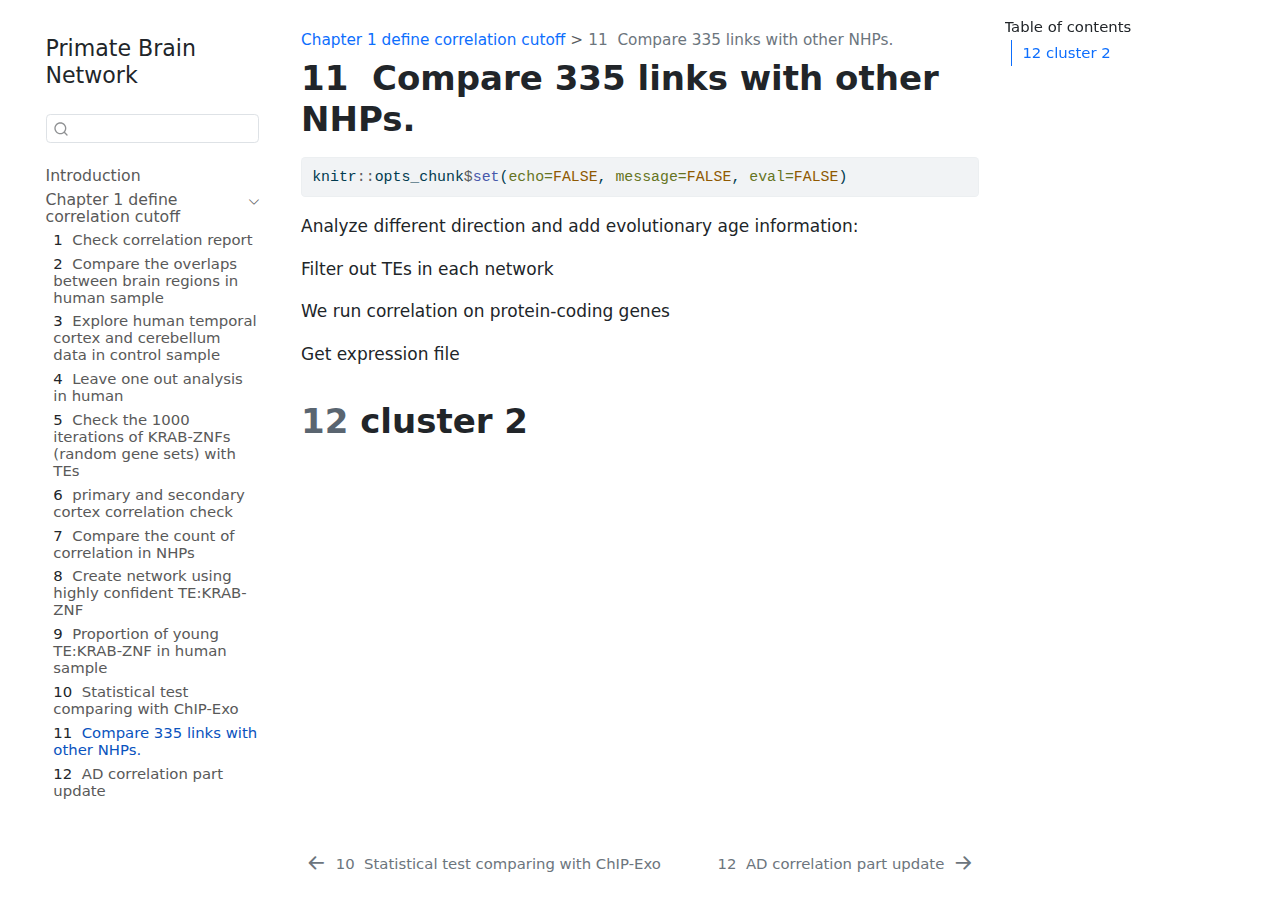
<file: _book/posts/F5_01_analyze335network.html>
<!DOCTYPE html>
<html xmlns="http://www.w3.org/1999/xhtml" lang="en" xml:lang="en"><head>

<meta charset="utf-8">
<meta name="generator" content="quarto-1.4.550">

<meta name="viewport" content="width=device-width, initial-scale=1.0, user-scalable=yes">


<title>Primate Brain Network - 11&nbsp; Compare 335 links with other NHPs.</title>
<style>
code{white-space: pre-wrap;}
span.smallcaps{font-variant: small-caps;}
div.columns{display: flex; gap: min(4vw, 1.5em);}
div.column{flex: auto; overflow-x: auto;}
div.hanging-indent{margin-left: 1.5em; text-indent: -1.5em;}
ul.task-list{list-style: none;}
ul.task-list li input[type="checkbox"] {
  width: 0.8em;
  margin: 0 0.8em 0.2em -1em; /* quarto-specific, see https://github.com/quarto-dev/quarto-cli/issues/4556 */ 
  vertical-align: middle;
}
/* CSS for syntax highlighting */
pre > code.sourceCode { white-space: pre; position: relative; }
pre > code.sourceCode > span { line-height: 1.25; }
pre > code.sourceCode > span:empty { height: 1.2em; }
.sourceCode { overflow: visible; }
code.sourceCode > span { color: inherit; text-decoration: inherit; }
div.sourceCode { margin: 1em 0; }
pre.sourceCode { margin: 0; }
@media screen {
div.sourceCode { overflow: auto; }
}
@media print {
pre > code.sourceCode { white-space: pre-wrap; }
pre > code.sourceCode > span { text-indent: -5em; padding-left: 5em; }
}
pre.numberSource code
  { counter-reset: source-line 0; }
pre.numberSource code > span
  { position: relative; left: -4em; counter-increment: source-line; }
pre.numberSource code > span > a:first-child::before
  { content: counter(source-line);
    position: relative; left: -1em; text-align: right; vertical-align: baseline;
    border: none; display: inline-block;
    -webkit-touch-callout: none; -webkit-user-select: none;
    -khtml-user-select: none; -moz-user-select: none;
    -ms-user-select: none; user-select: none;
    padding: 0 4px; width: 4em;
  }
pre.numberSource { margin-left: 3em;  padding-left: 4px; }
div.sourceCode
  {   }
@media screen {
pre > code.sourceCode > span > a:first-child::before { text-decoration: underline; }
}
</style>


<script src="../site_libs/quarto-nav/quarto-nav.js"></script>
<script src="../site_libs/quarto-nav/headroom.min.js"></script>
<script src="../site_libs/clipboard/clipboard.min.js"></script>
<script src="../site_libs/quarto-search/autocomplete.umd.js"></script>
<script src="../site_libs/quarto-search/fuse.min.js"></script>
<script src="../site_libs/quarto-search/quarto-search.js"></script>
<meta name="quarto:offset" content="../">
<link href="../posts/F7_01_ADcorrelation.html" rel="next">
<link href="../posts/F3_statistical_test_with_ChIPExo.html" rel="prev">
<script src="../site_libs/quarto-html/quarto.js"></script>
<script src="../site_libs/quarto-html/popper.min.js"></script>
<script src="../site_libs/quarto-html/tippy.umd.min.js"></script>
<script src="../site_libs/quarto-html/anchor.min.js"></script>
<link href="../site_libs/quarto-html/tippy.css" rel="stylesheet">
<link href="../site_libs/quarto-html/quarto-syntax-highlighting.css" rel="stylesheet" id="quarto-text-highlighting-styles">
<script src="../site_libs/bootstrap/bootstrap.min.js"></script>
<link href="../site_libs/bootstrap/bootstrap-icons.css" rel="stylesheet">
<link href="../site_libs/bootstrap/bootstrap.min.css" rel="stylesheet" id="quarto-bootstrap" data-mode="light">
<script id="quarto-search-options" type="application/json">{
  "location": "sidebar",
  "copy-button": false,
  "collapse-after": 3,
  "panel-placement": "start",
  "type": "textbox",
  "limit": 50,
  "keyboard-shortcut": [
    "f",
    "/",
    "s"
  ],
  "show-item-context": false,
  "language": {
    "search-no-results-text": "No results",
    "search-matching-documents-text": "matching documents",
    "search-copy-link-title": "Copy link to search",
    "search-hide-matches-text": "Hide additional matches",
    "search-more-match-text": "more match in this document",
    "search-more-matches-text": "more matches in this document",
    "search-clear-button-title": "Clear",
    "search-text-placeholder": "",
    "search-detached-cancel-button-title": "Cancel",
    "search-submit-button-title": "Submit",
    "search-label": "Search"
  }
}</script>


</head>

<body class="nav-sidebar floating">

<div id="quarto-search-results"></div>
  <header id="quarto-header" class="headroom fixed-top">
  <nav class="quarto-secondary-nav">
    <div class="container-fluid d-flex">
      <button type="button" class="quarto-btn-toggle btn" data-bs-toggle="collapse" data-bs-target=".quarto-sidebar-collapse-item" aria-controls="quarto-sidebar" aria-expanded="false" aria-label="Toggle sidebar navigation" onclick="if (window.quartoToggleHeadroom) { window.quartoToggleHeadroom(); }">
        <i class="bi bi-layout-text-sidebar-reverse"></i>
      </button>
        <nav class="quarto-page-breadcrumbs" aria-label="breadcrumb"><ol class="breadcrumb"><li class="breadcrumb-item"><a href="../posts/F1_00_report.html">Chapter 1 define correlation cutoff</a></li><li class="breadcrumb-item"><a href="../posts/F5_01_analyze335network.html"><span class="chapter-number">11</span>&nbsp; <span class="chapter-title">Compare 335 links with other NHPs.</span></a></li></ol></nav>
        <a class="flex-grow-1" role="button" data-bs-toggle="collapse" data-bs-target=".quarto-sidebar-collapse-item" aria-controls="quarto-sidebar" aria-expanded="false" aria-label="Toggle sidebar navigation" onclick="if (window.quartoToggleHeadroom) { window.quartoToggleHeadroom(); }">      
        </a>
      <button type="button" class="btn quarto-search-button" aria-label="" onclick="window.quartoOpenSearch();">
        <i class="bi bi-search"></i>
      </button>
    </div>
  </nav>
</header>
<!-- content -->
<div id="quarto-content" class="quarto-container page-columns page-rows-contents page-layout-article">
<!-- sidebar -->
  <nav id="quarto-sidebar" class="sidebar collapse collapse-horizontal quarto-sidebar-collapse-item sidebar-navigation floating overflow-auto">
    <div class="pt-lg-2 mt-2 text-left sidebar-header">
    <div class="sidebar-title mb-0 py-0">
      <a href="../">Primate Brain Network</a> 
    </div>
      </div>
        <div class="mt-2 flex-shrink-0 align-items-center">
        <div class="sidebar-search">
        <div id="quarto-search" class="" title="Search"></div>
        </div>
        </div>
    <div class="sidebar-menu-container"> 
    <ul class="list-unstyled mt-1">
        <li class="sidebar-item">
  <div class="sidebar-item-container"> 
  <a href="../index.html" class="sidebar-item-text sidebar-link">
 <span class="menu-text">Introduction</span></a>
  </div>
</li>
        <li class="sidebar-item sidebar-item-section">
      <div class="sidebar-item-container"> 
            <a class="sidebar-item-text sidebar-link text-start" data-bs-toggle="collapse" data-bs-target="#quarto-sidebar-section-1" aria-expanded="true">
 <span class="menu-text">Chapter 1 define correlation cutoff</span></a>
          <a class="sidebar-item-toggle text-start" data-bs-toggle="collapse" data-bs-target="#quarto-sidebar-section-1" aria-expanded="true" aria-label="Toggle section">
            <i class="bi bi-chevron-right ms-2"></i>
          </a> 
      </div>
      <ul id="quarto-sidebar-section-1" class="collapse list-unstyled sidebar-section depth1 show">  
          <li class="sidebar-item">
  <div class="sidebar-item-container"> 
  <a href="../posts/F1_00_report.html" class="sidebar-item-text sidebar-link">
 <span class="menu-text"><span class="chapter-number">1</span>&nbsp; <span class="chapter-title">Check correlation report</span></span></a>
  </div>
</li>
          <li class="sidebar-item">
  <div class="sidebar-item-container"> 
  <a href="../posts/F1_01_overlapped_correlations_across_species.html" class="sidebar-item-text sidebar-link">
 <span class="menu-text"><span class="chapter-number">2</span>&nbsp; <span class="chapter-title">Compare the overlaps between brain regions in human sample</span></span></a>
  </div>
</li>
          <li class="sidebar-item">
  <div class="sidebar-item-container"> 
  <a href="../posts/F1_02_overlapped_in_ADdata.html" class="sidebar-item-text sidebar-link">
 <span class="menu-text"><span class="chapter-number">3</span>&nbsp; <span class="chapter-title">Explore human temporal cortex and cerebellum data in control sample</span></span></a>
  </div>
</li>
          <li class="sidebar-item">
  <div class="sidebar-item-container"> 
  <a href="../posts/F1_03_leave_one_out_human.html" class="sidebar-item-text sidebar-link">
 <span class="menu-text"><span class="chapter-number">4</span>&nbsp; <span class="chapter-title">Leave one out analysis in human</span></span></a>
  </div>
</li>
          <li class="sidebar-item">
  <div class="sidebar-item-container"> 
  <a href="../posts/F1_04_01_correlation_NHPs.html" class="sidebar-item-text sidebar-link">
 <span class="menu-text"><span class="chapter-number">5</span>&nbsp; <span class="chapter-title">Check the 1000 iterations of KRAB-ZNFs (random gene sets) with TEs</span></span></a>
  </div>
</li>
          <li class="sidebar-item">
  <div class="sidebar-item-container"> 
  <a href="../posts/F1_04_c1_correlation_check.html" class="sidebar-item-text sidebar-link">
 <span class="menu-text"><span class="chapter-number">6</span>&nbsp; <span class="chapter-title">primary and secondary cortex correlation check</span></span></a>
  </div>
</li>
          <li class="sidebar-item">
  <div class="sidebar-item-container"> 
  <a href="../posts/F1_05_amount_correlation_NHPs.html" class="sidebar-item-text sidebar-link">
 <span class="menu-text"><span class="chapter-number">7</span>&nbsp; <span class="chapter-title">Compare the count of correlation in NHPs</span></span></a>
  </div>
</li>
          <li class="sidebar-item">
  <div class="sidebar-item-container"> 
  <a href="../posts/F1_06_c1c2_network.html" class="sidebar-item-text sidebar-link">
 <span class="menu-text"><span class="chapter-number">8</span>&nbsp; <span class="chapter-title">Create network using highly confident TE:KRAB-ZNF</span></span></a>
  </div>
</li>
          <li class="sidebar-item">
  <div class="sidebar-item-container"> 
  <a href="../posts/F2_01_youngLink_barplot.html" class="sidebar-item-text sidebar-link">
 <span class="menu-text"><span class="chapter-number">9</span>&nbsp; <span class="chapter-title">Proportion of young TE:KRAB-ZNF in human sample</span></span></a>
  </div>
</li>
          <li class="sidebar-item">
  <div class="sidebar-item-container"> 
  <a href="../posts/F3_statistical_test_with_ChIPExo.html" class="sidebar-item-text sidebar-link">
 <span class="menu-text"><span class="chapter-number">10</span>&nbsp; <span class="chapter-title">Statistical test comparing with ChIP-Exo</span></span></a>
  </div>
</li>
          <li class="sidebar-item">
  <div class="sidebar-item-container"> 
  <a href="../posts/F5_01_analyze335network.html" class="sidebar-item-text sidebar-link active">
 <span class="menu-text"><span class="chapter-number">11</span>&nbsp; <span class="chapter-title">Compare 335 links with other NHPs.</span></span></a>
  </div>
</li>
          <li class="sidebar-item">
  <div class="sidebar-item-container"> 
  <a href="../posts/F7_01_ADcorrelation.html" class="sidebar-item-text sidebar-link">
 <span class="menu-text"><span class="chapter-number">12</span>&nbsp; <span class="chapter-title">AD correlation part update</span></span></a>
  </div>
</li>
      </ul>
  </li>
    </ul>
    </div>
</nav>
<div id="quarto-sidebar-glass" class="quarto-sidebar-collapse-item" data-bs-toggle="collapse" data-bs-target=".quarto-sidebar-collapse-item"></div>
<!-- margin-sidebar -->
    <div id="quarto-margin-sidebar" class="sidebar margin-sidebar">
        <nav id="TOC" role="doc-toc" class="toc-active">
    <h2 id="toc-title">Table of contents</h2>
   
  <ul>
  <li><a href="#cluster-2" id="toc-cluster-2" class="nav-link active" data-scroll-target="#cluster-2"><span class="header-section-number">12</span> cluster 2</a></li>
  </ul>
</nav>
    </div>
<!-- main -->
<main class="content" id="quarto-document-content">

<header id="title-block-header" class="quarto-title-block default"><nav class="quarto-page-breadcrumbs quarto-title-breadcrumbs d-none d-lg-block" aria-label="breadcrumb"><ol class="breadcrumb"><li class="breadcrumb-item"><a href="../posts/F1_00_report.html">Chapter 1 define correlation cutoff</a></li><li class="breadcrumb-item"><a href="../posts/F5_01_analyze335network.html"><span class="chapter-number">11</span>&nbsp; <span class="chapter-title">Compare 335 links with other NHPs.</span></a></li></ol></nav>
<div class="quarto-title">
<h1 class="title"><span class="chapter-number">11</span>&nbsp; <span class="chapter-title">Compare 335 links with other NHPs.</span></h1>
</div>



<div class="quarto-title-meta">

    
  
    
  </div>
  


</header>


<div class="cell">
<div class="sourceCode cell-code" id="cb1"><pre class="sourceCode r code-with-copy"><code class="sourceCode r"><span id="cb1-1"><a href="#cb1-1" aria-hidden="true" tabindex="-1"></a>knitr<span class="sc">::</span>opts_chunk<span class="sc">$</span><span class="fu">set</span>(<span class="at">echo=</span><span class="cn">FALSE</span>, <span class="at">message=</span><span class="cn">FALSE</span>, <span class="at">eval=</span><span class="cn">FALSE</span>)</span></code><button title="Copy to Clipboard" class="code-copy-button"><i class="bi"></i></button></pre></div>
</div>
<p>Analyze different direction and add evolutionary age information:</p>
<p>Filter out TEs in each network</p>
<p>We run correlation on protein-coding genes</p>
<p>Get expression file</p>
<section id="cluster-2" class="level1" data-number="12">
<h1 data-number="12"><span class="header-section-number">12</span> cluster 2</h1>


</section>

</main> <!-- /main -->
<script id="quarto-html-after-body" type="application/javascript">
window.document.addEventListener("DOMContentLoaded", function (event) {
  const toggleBodyColorMode = (bsSheetEl) => {
    const mode = bsSheetEl.getAttribute("data-mode");
    const bodyEl = window.document.querySelector("body");
    if (mode === "dark") {
      bodyEl.classList.add("quarto-dark");
      bodyEl.classList.remove("quarto-light");
    } else {
      bodyEl.classList.add("quarto-light");
      bodyEl.classList.remove("quarto-dark");
    }
  }
  const toggleBodyColorPrimary = () => {
    const bsSheetEl = window.document.querySelector("link#quarto-bootstrap");
    if (bsSheetEl) {
      toggleBodyColorMode(bsSheetEl);
    }
  }
  toggleBodyColorPrimary();  
  const icon = "";
  const anchorJS = new window.AnchorJS();
  anchorJS.options = {
    placement: 'right',
    icon: icon
  };
  anchorJS.add('.anchored');
  const isCodeAnnotation = (el) => {
    for (const clz of el.classList) {
      if (clz.startsWith('code-annotation-')) {                     
        return true;
      }
    }
    return false;
  }
  const clipboard = new window.ClipboardJS('.code-copy-button', {
    text: function(trigger) {
      const codeEl = trigger.previousElementSibling.cloneNode(true);
      for (const childEl of codeEl.children) {
        if (isCodeAnnotation(childEl)) {
          childEl.remove();
        }
      }
      return codeEl.innerText;
    }
  });
  clipboard.on('success', function(e) {
    // button target
    const button = e.trigger;
    // don't keep focus
    button.blur();
    // flash "checked"
    button.classList.add('code-copy-button-checked');
    var currentTitle = button.getAttribute("title");
    button.setAttribute("title", "Copied!");
    let tooltip;
    if (window.bootstrap) {
      button.setAttribute("data-bs-toggle", "tooltip");
      button.setAttribute("data-bs-placement", "left");
      button.setAttribute("data-bs-title", "Copied!");
      tooltip = new bootstrap.Tooltip(button, 
        { trigger: "manual", 
          customClass: "code-copy-button-tooltip",
          offset: [0, -8]});
      tooltip.show();    
    }
    setTimeout(function() {
      if (tooltip) {
        tooltip.hide();
        button.removeAttribute("data-bs-title");
        button.removeAttribute("data-bs-toggle");
        button.removeAttribute("data-bs-placement");
      }
      button.setAttribute("title", currentTitle);
      button.classList.remove('code-copy-button-checked');
    }, 1000);
    // clear code selection
    e.clearSelection();
  });
  function tippyHover(el, contentFn, onTriggerFn, onUntriggerFn) {
    const config = {
      allowHTML: true,
      maxWidth: 500,
      delay: 100,
      arrow: false,
      appendTo: function(el) {
          return el.parentElement;
      },
      interactive: true,
      interactiveBorder: 10,
      theme: 'quarto',
      placement: 'bottom-start',
    };
    if (contentFn) {
      config.content = contentFn;
    }
    if (onTriggerFn) {
      config.onTrigger = onTriggerFn;
    }
    if (onUntriggerFn) {
      config.onUntrigger = onUntriggerFn;
    }
    window.tippy(el, config); 
  }
  const noterefs = window.document.querySelectorAll('a[role="doc-noteref"]');
  for (var i=0; i<noterefs.length; i++) {
    const ref = noterefs[i];
    tippyHover(ref, function() {
      // use id or data attribute instead here
      let href = ref.getAttribute('data-footnote-href') || ref.getAttribute('href');
      try { href = new URL(href).hash; } catch {}
      const id = href.replace(/^#\/?/, "");
      const note = window.document.getElementById(id);
      return note.innerHTML;
    });
  }
  const xrefs = window.document.querySelectorAll('a.quarto-xref');
  const processXRef = (id, note) => {
    // Strip column container classes
    const stripColumnClz = (el) => {
      el.classList.remove("page-full", "page-columns");
      if (el.children) {
        for (const child of el.children) {
          stripColumnClz(child);
        }
      }
    }
    stripColumnClz(note)
    if (id === null || id.startsWith('sec-')) {
      // Special case sections, only their first couple elements
      const container = document.createElement("div");
      if (note.children && note.children.length > 2) {
        container.appendChild(note.children[0].cloneNode(true));
        for (let i = 1; i < note.children.length; i++) {
          const child = note.children[i];
          if (child.tagName === "P" && child.innerText === "") {
            continue;
          } else {
            container.appendChild(child.cloneNode(true));
            break;
          }
        }
        if (window.Quarto?.typesetMath) {
          window.Quarto.typesetMath(container);
        }
        return container.innerHTML
      } else {
        if (window.Quarto?.typesetMath) {
          window.Quarto.typesetMath(note);
        }
        return note.innerHTML;
      }
    } else {
      // Remove any anchor links if they are present
      const anchorLink = note.querySelector('a.anchorjs-link');
      if (anchorLink) {
        anchorLink.remove();
      }
      if (window.Quarto?.typesetMath) {
        window.Quarto.typesetMath(note);
      }
      // TODO in 1.5, we should make sure this works without a callout special case
      if (note.classList.contains("callout")) {
        return note.outerHTML;
      } else {
        return note.innerHTML;
      }
    }
  }
  for (var i=0; i<xrefs.length; i++) {
    const xref = xrefs[i];
    tippyHover(xref, undefined, function(instance) {
      instance.disable();
      let url = xref.getAttribute('href');
      let hash = undefined; 
      if (url.startsWith('#')) {
        hash = url;
      } else {
        try { hash = new URL(url).hash; } catch {}
      }
      if (hash) {
        const id = hash.replace(/^#\/?/, "");
        const note = window.document.getElementById(id);
        if (note !== null) {
          try {
            const html = processXRef(id, note.cloneNode(true));
            instance.setContent(html);
          } finally {
            instance.enable();
            instance.show();
          }
        } else {
          // See if we can fetch this
          fetch(url.split('#')[0])
          .then(res => res.text())
          .then(html => {
            const parser = new DOMParser();
            const htmlDoc = parser.parseFromString(html, "text/html");
            const note = htmlDoc.getElementById(id);
            if (note !== null) {
              const html = processXRef(id, note);
              instance.setContent(html);
            } 
          }).finally(() => {
            instance.enable();
            instance.show();
          });
        }
      } else {
        // See if we can fetch a full url (with no hash to target)
        // This is a special case and we should probably do some content thinning / targeting
        fetch(url)
        .then(res => res.text())
        .then(html => {
          const parser = new DOMParser();
          const htmlDoc = parser.parseFromString(html, "text/html");
          const note = htmlDoc.querySelector('main.content');
          if (note !== null) {
            // This should only happen for chapter cross references
            // (since there is no id in the URL)
            // remove the first header
            if (note.children.length > 0 && note.children[0].tagName === "HEADER") {
              note.children[0].remove();
            }
            const html = processXRef(null, note);
            instance.setContent(html);
          } 
        }).finally(() => {
          instance.enable();
          instance.show();
        });
      }
    }, function(instance) {
    });
  }
      let selectedAnnoteEl;
      const selectorForAnnotation = ( cell, annotation) => {
        let cellAttr = 'data-code-cell="' + cell + '"';
        let lineAttr = 'data-code-annotation="' +  annotation + '"';
        const selector = 'span[' + cellAttr + '][' + lineAttr + ']';
        return selector;
      }
      const selectCodeLines = (annoteEl) => {
        const doc = window.document;
        const targetCell = annoteEl.getAttribute("data-target-cell");
        const targetAnnotation = annoteEl.getAttribute("data-target-annotation");
        const annoteSpan = window.document.querySelector(selectorForAnnotation(targetCell, targetAnnotation));
        const lines = annoteSpan.getAttribute("data-code-lines").split(",");
        const lineIds = lines.map((line) => {
          return targetCell + "-" + line;
        })
        let top = null;
        let height = null;
        let parent = null;
        if (lineIds.length > 0) {
            //compute the position of the single el (top and bottom and make a div)
            const el = window.document.getElementById(lineIds[0]);
            top = el.offsetTop;
            height = el.offsetHeight;
            parent = el.parentElement.parentElement;
          if (lineIds.length > 1) {
            const lastEl = window.document.getElementById(lineIds[lineIds.length - 1]);
            const bottom = lastEl.offsetTop + lastEl.offsetHeight;
            height = bottom - top;
          }
          if (top !== null && height !== null && parent !== null) {
            // cook up a div (if necessary) and position it 
            let div = window.document.getElementById("code-annotation-line-highlight");
            if (div === null) {
              div = window.document.createElement("div");
              div.setAttribute("id", "code-annotation-line-highlight");
              div.style.position = 'absolute';
              parent.appendChild(div);
            }
            div.style.top = top - 2 + "px";
            div.style.height = height + 4 + "px";
            div.style.left = 0;
            let gutterDiv = window.document.getElementById("code-annotation-line-highlight-gutter");
            if (gutterDiv === null) {
              gutterDiv = window.document.createElement("div");
              gutterDiv.setAttribute("id", "code-annotation-line-highlight-gutter");
              gutterDiv.style.position = 'absolute';
              const codeCell = window.document.getElementById(targetCell);
              const gutter = codeCell.querySelector('.code-annotation-gutter');
              gutter.appendChild(gutterDiv);
            }
            gutterDiv.style.top = top - 2 + "px";
            gutterDiv.style.height = height + 4 + "px";
          }
          selectedAnnoteEl = annoteEl;
        }
      };
      const unselectCodeLines = () => {
        const elementsIds = ["code-annotation-line-highlight", "code-annotation-line-highlight-gutter"];
        elementsIds.forEach((elId) => {
          const div = window.document.getElementById(elId);
          if (div) {
            div.remove();
          }
        });
        selectedAnnoteEl = undefined;
      };
        // Handle positioning of the toggle
    window.addEventListener(
      "resize",
      throttle(() => {
        elRect = undefined;
        if (selectedAnnoteEl) {
          selectCodeLines(selectedAnnoteEl);
        }
      }, 10)
    );
    function throttle(fn, ms) {
    let throttle = false;
    let timer;
      return (...args) => {
        if(!throttle) { // first call gets through
            fn.apply(this, args);
            throttle = true;
        } else { // all the others get throttled
            if(timer) clearTimeout(timer); // cancel #2
            timer = setTimeout(() => {
              fn.apply(this, args);
              timer = throttle = false;
            }, ms);
        }
      };
    }
      // Attach click handler to the DT
      const annoteDls = window.document.querySelectorAll('dt[data-target-cell]');
      for (const annoteDlNode of annoteDls) {
        annoteDlNode.addEventListener('click', (event) => {
          const clickedEl = event.target;
          if (clickedEl !== selectedAnnoteEl) {
            unselectCodeLines();
            const activeEl = window.document.querySelector('dt[data-target-cell].code-annotation-active');
            if (activeEl) {
              activeEl.classList.remove('code-annotation-active');
            }
            selectCodeLines(clickedEl);
            clickedEl.classList.add('code-annotation-active');
          } else {
            // Unselect the line
            unselectCodeLines();
            clickedEl.classList.remove('code-annotation-active');
          }
        });
      }
  const findCites = (el) => {
    const parentEl = el.parentElement;
    if (parentEl) {
      const cites = parentEl.dataset.cites;
      if (cites) {
        return {
          el,
          cites: cites.split(' ')
        };
      } else {
        return findCites(el.parentElement)
      }
    } else {
      return undefined;
    }
  };
  var bibliorefs = window.document.querySelectorAll('a[role="doc-biblioref"]');
  for (var i=0; i<bibliorefs.length; i++) {
    const ref = bibliorefs[i];
    const citeInfo = findCites(ref);
    if (citeInfo) {
      tippyHover(citeInfo.el, function() {
        var popup = window.document.createElement('div');
        citeInfo.cites.forEach(function(cite) {
          var citeDiv = window.document.createElement('div');
          citeDiv.classList.add('hanging-indent');
          citeDiv.classList.add('csl-entry');
          var biblioDiv = window.document.getElementById('ref-' + cite);
          if (biblioDiv) {
            citeDiv.innerHTML = biblioDiv.innerHTML;
          }
          popup.appendChild(citeDiv);
        });
        return popup.innerHTML;
      });
    }
  }
});
</script>
<nav class="page-navigation">
  <div class="nav-page nav-page-previous">
      <a href="../posts/F3_statistical_test_with_ChIPExo.html" class="pagination-link" aria-label="Statistical test comparing with ChIP-Exo">
        <i class="bi bi-arrow-left-short"></i> <span class="nav-page-text"><span class="chapter-number">10</span>&nbsp; <span class="chapter-title">Statistical test comparing with ChIP-Exo</span></span>
      </a>          
  </div>
  <div class="nav-page nav-page-next">
      <a href="../posts/F7_01_ADcorrelation.html" class="pagination-link" aria-label="AD correlation part update">
        <span class="nav-page-text"><span class="chapter-number">12</span>&nbsp; <span class="chapter-title">AD correlation part update</span></span> <i class="bi bi-arrow-right-short"></i>
      </a>
  </div>
</nav>
</div> <!-- /content -->




</body></html>
</file>
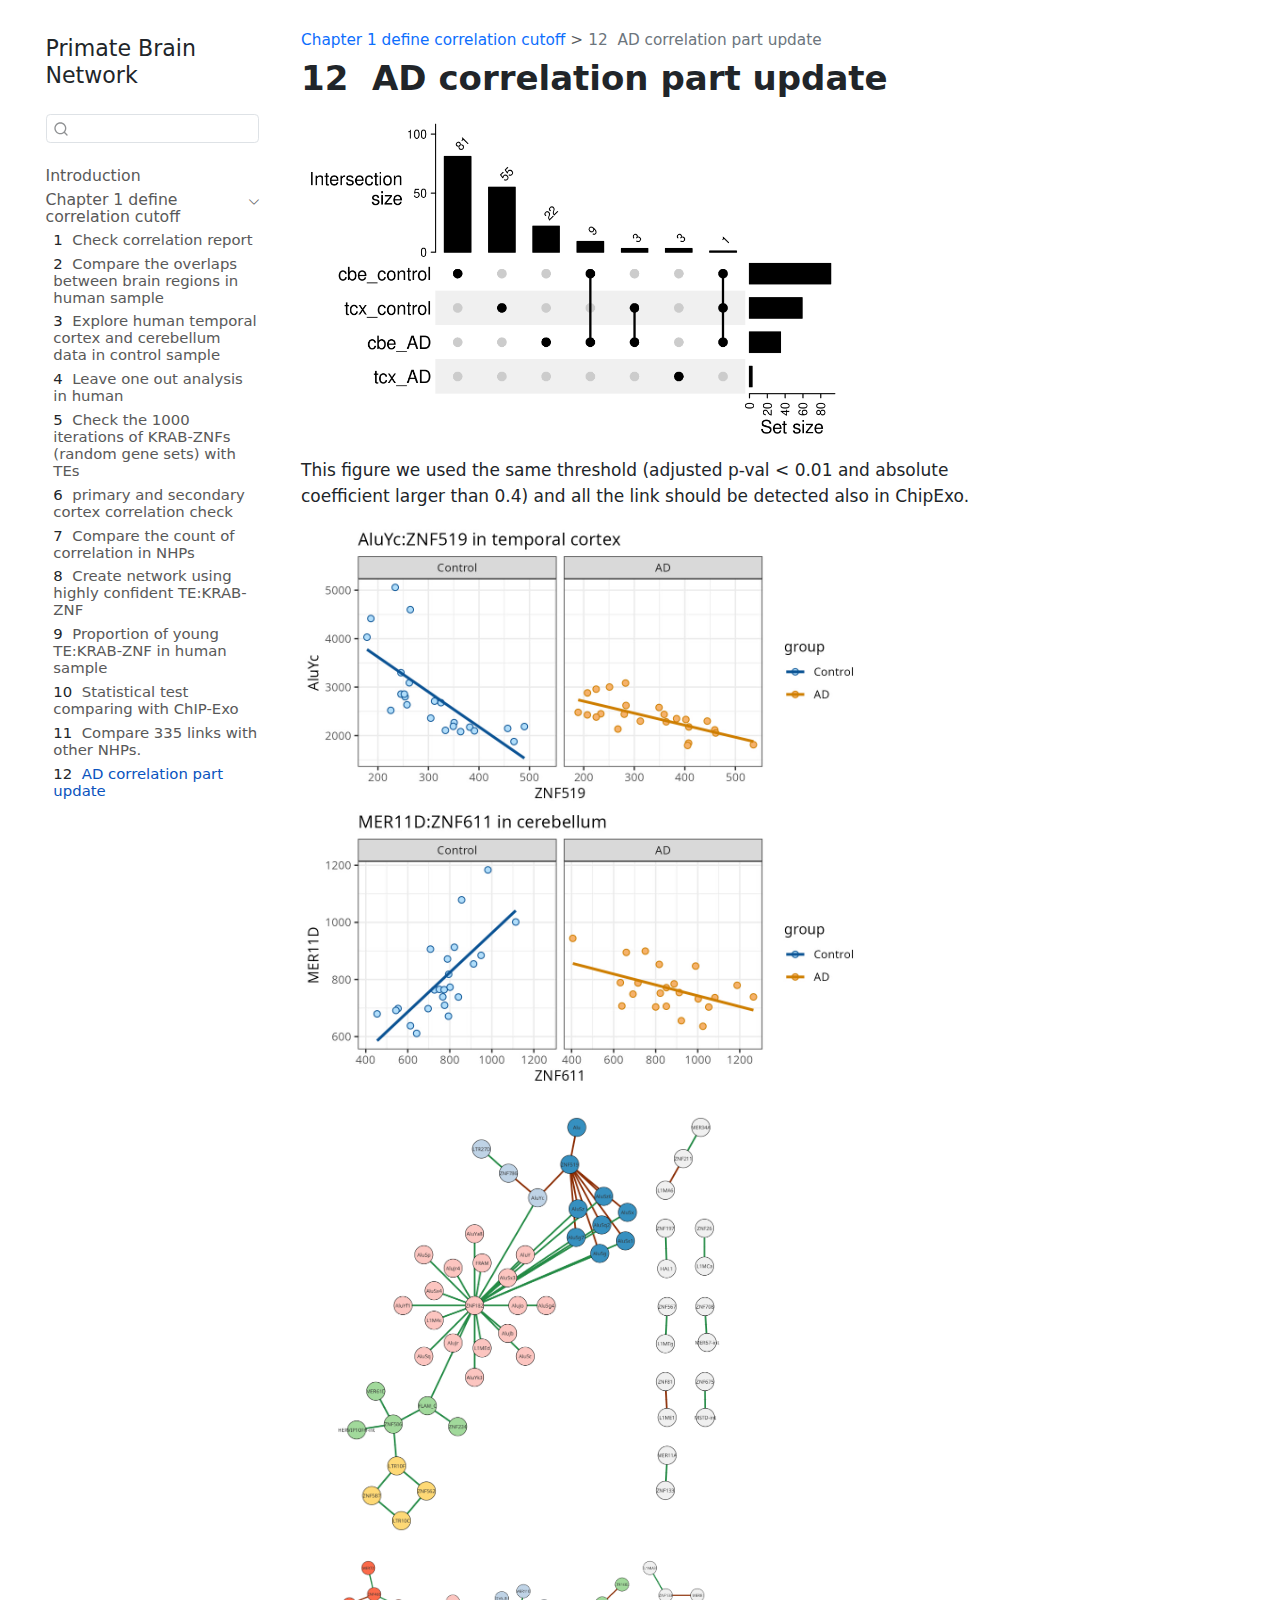
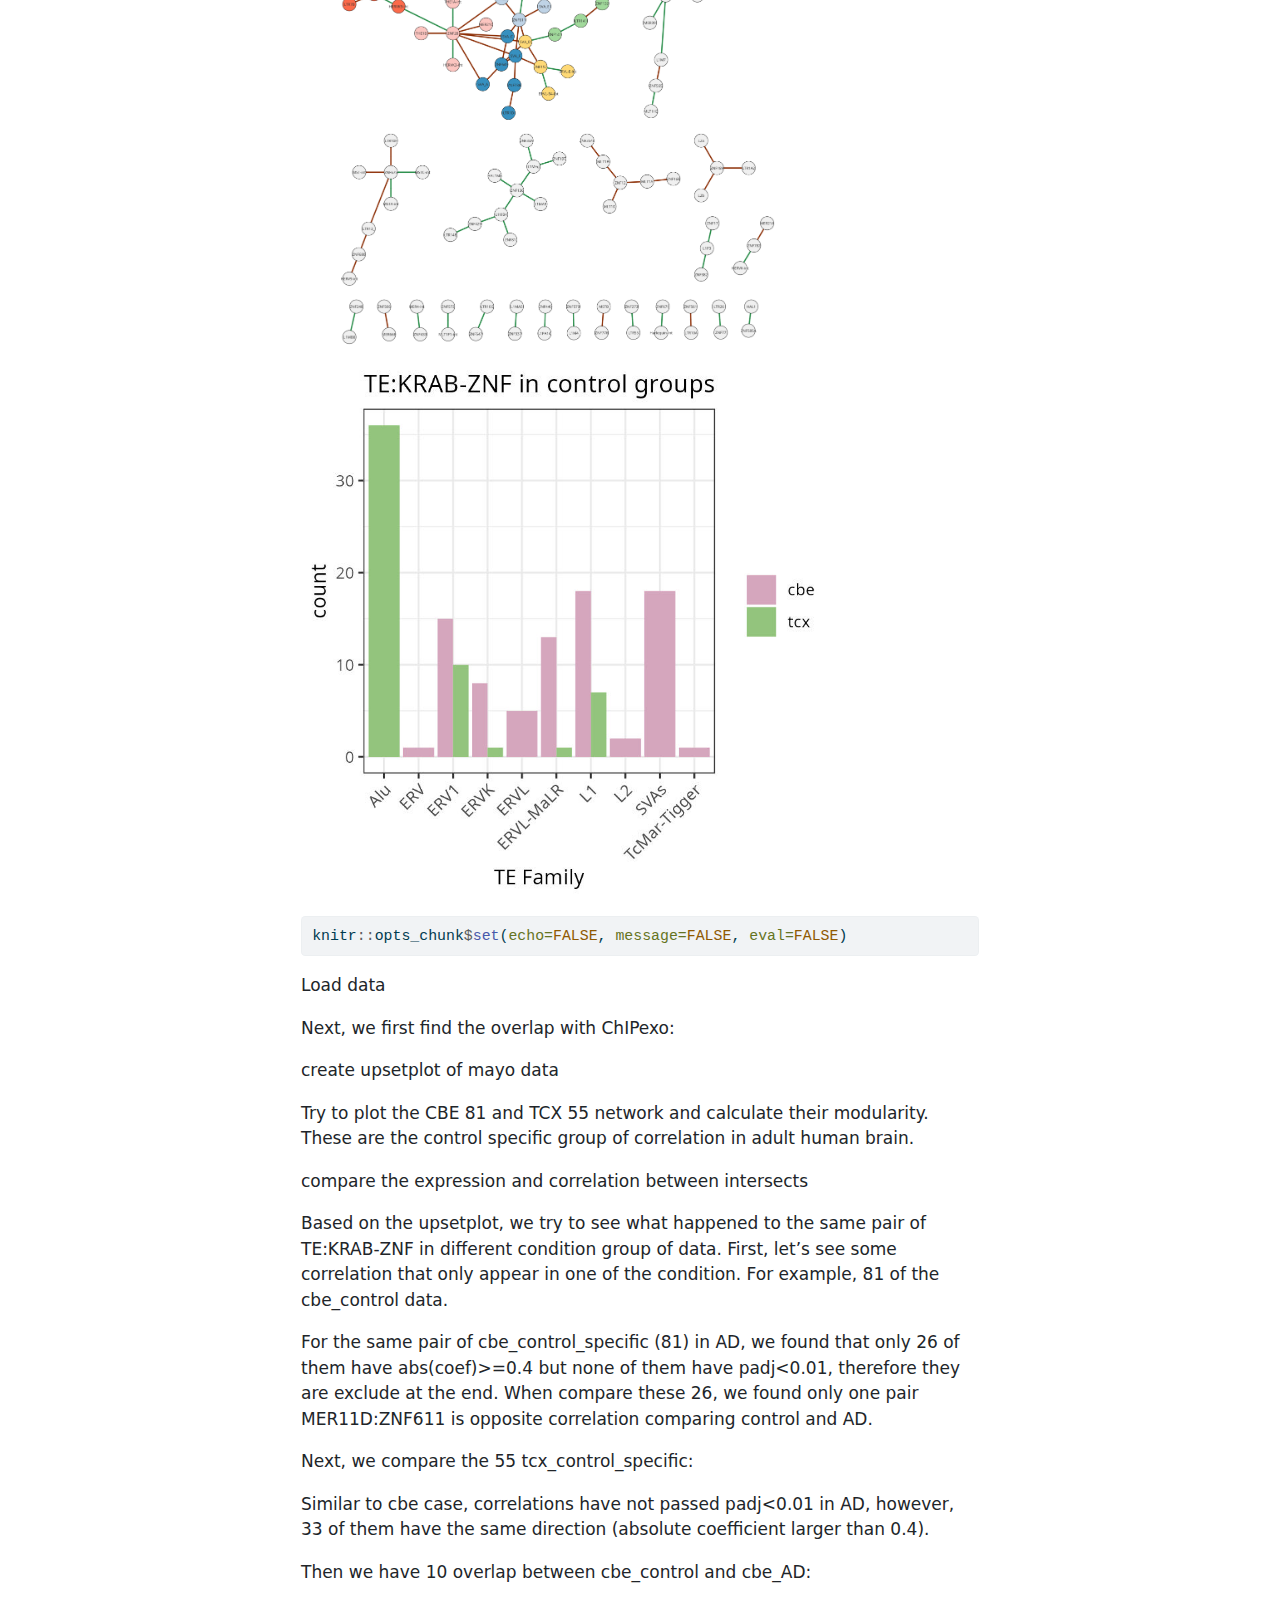
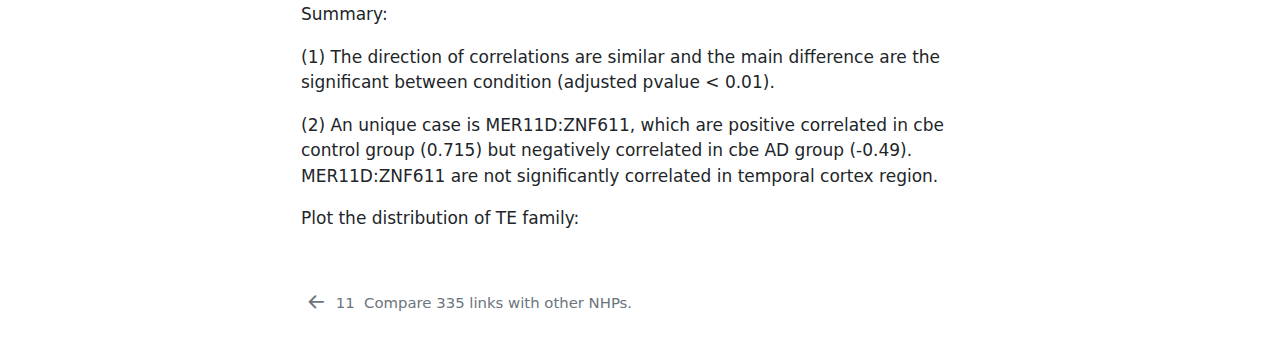
<file: _book/posts/F7_01_ADcorrelation.html>
<!DOCTYPE html>
<html xmlns="http://www.w3.org/1999/xhtml" lang="en" xml:lang="en"><head>

<meta charset="utf-8">
<meta name="generator" content="quarto-1.4.550">

<meta name="viewport" content="width=device-width, initial-scale=1.0, user-scalable=yes">


<title>Primate Brain Network - 12&nbsp; AD correlation part update</title>
<style>
code{white-space: pre-wrap;}
span.smallcaps{font-variant: small-caps;}
div.columns{display: flex; gap: min(4vw, 1.5em);}
div.column{flex: auto; overflow-x: auto;}
div.hanging-indent{margin-left: 1.5em; text-indent: -1.5em;}
ul.task-list{list-style: none;}
ul.task-list li input[type="checkbox"] {
  width: 0.8em;
  margin: 0 0.8em 0.2em -1em; /* quarto-specific, see https://github.com/quarto-dev/quarto-cli/issues/4556 */ 
  vertical-align: middle;
}
/* CSS for syntax highlighting */
pre > code.sourceCode { white-space: pre; position: relative; }
pre > code.sourceCode > span { line-height: 1.25; }
pre > code.sourceCode > span:empty { height: 1.2em; }
.sourceCode { overflow: visible; }
code.sourceCode > span { color: inherit; text-decoration: inherit; }
div.sourceCode { margin: 1em 0; }
pre.sourceCode { margin: 0; }
@media screen {
div.sourceCode { overflow: auto; }
}
@media print {
pre > code.sourceCode { white-space: pre-wrap; }
pre > code.sourceCode > span { text-indent: -5em; padding-left: 5em; }
}
pre.numberSource code
  { counter-reset: source-line 0; }
pre.numberSource code > span
  { position: relative; left: -4em; counter-increment: source-line; }
pre.numberSource code > span > a:first-child::before
  { content: counter(source-line);
    position: relative; left: -1em; text-align: right; vertical-align: baseline;
    border: none; display: inline-block;
    -webkit-touch-callout: none; -webkit-user-select: none;
    -khtml-user-select: none; -moz-user-select: none;
    -ms-user-select: none; user-select: none;
    padding: 0 4px; width: 4em;
  }
pre.numberSource { margin-left: 3em;  padding-left: 4px; }
div.sourceCode
  {   }
@media screen {
pre > code.sourceCode > span > a:first-child::before { text-decoration: underline; }
}
</style>


<script src="../site_libs/quarto-nav/quarto-nav.js"></script>
<script src="../site_libs/quarto-nav/headroom.min.js"></script>
<script src="../site_libs/clipboard/clipboard.min.js"></script>
<script src="../site_libs/quarto-search/autocomplete.umd.js"></script>
<script src="../site_libs/quarto-search/fuse.min.js"></script>
<script src="../site_libs/quarto-search/quarto-search.js"></script>
<meta name="quarto:offset" content="../">
<link href="../posts/F5_01_analyze335network.html" rel="prev">
<script src="../site_libs/quarto-html/quarto.js"></script>
<script src="../site_libs/quarto-html/popper.min.js"></script>
<script src="../site_libs/quarto-html/tippy.umd.min.js"></script>
<script src="../site_libs/quarto-html/anchor.min.js"></script>
<link href="../site_libs/quarto-html/tippy.css" rel="stylesheet">
<link href="../site_libs/quarto-html/quarto-syntax-highlighting.css" rel="stylesheet" id="quarto-text-highlighting-styles">
<script src="../site_libs/bootstrap/bootstrap.min.js"></script>
<link href="../site_libs/bootstrap/bootstrap-icons.css" rel="stylesheet">
<link href="../site_libs/bootstrap/bootstrap.min.css" rel="stylesheet" id="quarto-bootstrap" data-mode="light">
<script id="quarto-search-options" type="application/json">{
  "location": "sidebar",
  "copy-button": false,
  "collapse-after": 3,
  "panel-placement": "start",
  "type": "textbox",
  "limit": 50,
  "keyboard-shortcut": [
    "f",
    "/",
    "s"
  ],
  "show-item-context": false,
  "language": {
    "search-no-results-text": "No results",
    "search-matching-documents-text": "matching documents",
    "search-copy-link-title": "Copy link to search",
    "search-hide-matches-text": "Hide additional matches",
    "search-more-match-text": "more match in this document",
    "search-more-matches-text": "more matches in this document",
    "search-clear-button-title": "Clear",
    "search-text-placeholder": "",
    "search-detached-cancel-button-title": "Cancel",
    "search-submit-button-title": "Submit",
    "search-label": "Search"
  }
}</script>


</head>

<body class="nav-sidebar floating">

<div id="quarto-search-results"></div>
  <header id="quarto-header" class="headroom fixed-top">
  <nav class="quarto-secondary-nav">
    <div class="container-fluid d-flex">
      <button type="button" class="quarto-btn-toggle btn" data-bs-toggle="collapse" data-bs-target=".quarto-sidebar-collapse-item" aria-controls="quarto-sidebar" aria-expanded="false" aria-label="Toggle sidebar navigation" onclick="if (window.quartoToggleHeadroom) { window.quartoToggleHeadroom(); }">
        <i class="bi bi-layout-text-sidebar-reverse"></i>
      </button>
        <nav class="quarto-page-breadcrumbs" aria-label="breadcrumb"><ol class="breadcrumb"><li class="breadcrumb-item"><a href="../posts/F1_00_report.html">Chapter 1 define correlation cutoff</a></li><li class="breadcrumb-item"><a href="../posts/F7_01_ADcorrelation.html"><span class="chapter-number">12</span>&nbsp; <span class="chapter-title">AD correlation part update</span></a></li></ol></nav>
        <a class="flex-grow-1" role="button" data-bs-toggle="collapse" data-bs-target=".quarto-sidebar-collapse-item" aria-controls="quarto-sidebar" aria-expanded="false" aria-label="Toggle sidebar navigation" onclick="if (window.quartoToggleHeadroom) { window.quartoToggleHeadroom(); }">      
        </a>
      <button type="button" class="btn quarto-search-button" aria-label="" onclick="window.quartoOpenSearch();">
        <i class="bi bi-search"></i>
      </button>
    </div>
  </nav>
</header>
<!-- content -->
<div id="quarto-content" class="quarto-container page-columns page-rows-contents page-layout-article">
<!-- sidebar -->
  <nav id="quarto-sidebar" class="sidebar collapse collapse-horizontal quarto-sidebar-collapse-item sidebar-navigation floating overflow-auto">
    <div class="pt-lg-2 mt-2 text-left sidebar-header">
    <div class="sidebar-title mb-0 py-0">
      <a href="../">Primate Brain Network</a> 
    </div>
      </div>
        <div class="mt-2 flex-shrink-0 align-items-center">
        <div class="sidebar-search">
        <div id="quarto-search" class="" title="Search"></div>
        </div>
        </div>
    <div class="sidebar-menu-container"> 
    <ul class="list-unstyled mt-1">
        <li class="sidebar-item">
  <div class="sidebar-item-container"> 
  <a href="../index.html" class="sidebar-item-text sidebar-link">
 <span class="menu-text">Introduction</span></a>
  </div>
</li>
        <li class="sidebar-item sidebar-item-section">
      <div class="sidebar-item-container"> 
            <a class="sidebar-item-text sidebar-link text-start" data-bs-toggle="collapse" data-bs-target="#quarto-sidebar-section-1" aria-expanded="true">
 <span class="menu-text">Chapter 1 define correlation cutoff</span></a>
          <a class="sidebar-item-toggle text-start" data-bs-toggle="collapse" data-bs-target="#quarto-sidebar-section-1" aria-expanded="true" aria-label="Toggle section">
            <i class="bi bi-chevron-right ms-2"></i>
          </a> 
      </div>
      <ul id="quarto-sidebar-section-1" class="collapse list-unstyled sidebar-section depth1 show">  
          <li class="sidebar-item">
  <div class="sidebar-item-container"> 
  <a href="../posts/F1_00_report.html" class="sidebar-item-text sidebar-link">
 <span class="menu-text"><span class="chapter-number">1</span>&nbsp; <span class="chapter-title">Check correlation report</span></span></a>
  </div>
</li>
          <li class="sidebar-item">
  <div class="sidebar-item-container"> 
  <a href="../posts/F1_01_overlapped_correlations_across_species.html" class="sidebar-item-text sidebar-link">
 <span class="menu-text"><span class="chapter-number">2</span>&nbsp; <span class="chapter-title">Compare the overlaps between brain regions in human sample</span></span></a>
  </div>
</li>
          <li class="sidebar-item">
  <div class="sidebar-item-container"> 
  <a href="../posts/F1_02_overlapped_in_ADdata.html" class="sidebar-item-text sidebar-link">
 <span class="menu-text"><span class="chapter-number">3</span>&nbsp; <span class="chapter-title">Explore human temporal cortex and cerebellum data in control sample</span></span></a>
  </div>
</li>
          <li class="sidebar-item">
  <div class="sidebar-item-container"> 
  <a href="../posts/F1_03_leave_one_out_human.html" class="sidebar-item-text sidebar-link">
 <span class="menu-text"><span class="chapter-number">4</span>&nbsp; <span class="chapter-title">Leave one out analysis in human</span></span></a>
  </div>
</li>
          <li class="sidebar-item">
  <div class="sidebar-item-container"> 
  <a href="../posts/F1_04_01_correlation_NHPs.html" class="sidebar-item-text sidebar-link">
 <span class="menu-text"><span class="chapter-number">5</span>&nbsp; <span class="chapter-title">Check the 1000 iterations of KRAB-ZNFs (random gene sets) with TEs</span></span></a>
  </div>
</li>
          <li class="sidebar-item">
  <div class="sidebar-item-container"> 
  <a href="../posts/F1_04_c1_correlation_check.html" class="sidebar-item-text sidebar-link">
 <span class="menu-text"><span class="chapter-number">6</span>&nbsp; <span class="chapter-title">primary and secondary cortex correlation check</span></span></a>
  </div>
</li>
          <li class="sidebar-item">
  <div class="sidebar-item-container"> 
  <a href="../posts/F1_05_amount_correlation_NHPs.html" class="sidebar-item-text sidebar-link">
 <span class="menu-text"><span class="chapter-number">7</span>&nbsp; <span class="chapter-title">Compare the count of correlation in NHPs</span></span></a>
  </div>
</li>
          <li class="sidebar-item">
  <div class="sidebar-item-container"> 
  <a href="../posts/F1_06_c1c2_network.html" class="sidebar-item-text sidebar-link">
 <span class="menu-text"><span class="chapter-number">8</span>&nbsp; <span class="chapter-title">Create network using highly confident TE:KRAB-ZNF</span></span></a>
  </div>
</li>
          <li class="sidebar-item">
  <div class="sidebar-item-container"> 
  <a href="../posts/F2_01_youngLink_barplot.html" class="sidebar-item-text sidebar-link">
 <span class="menu-text"><span class="chapter-number">9</span>&nbsp; <span class="chapter-title">Proportion of young TE:KRAB-ZNF in human sample</span></span></a>
  </div>
</li>
          <li class="sidebar-item">
  <div class="sidebar-item-container"> 
  <a href="../posts/F3_statistical_test_with_ChIPExo.html" class="sidebar-item-text sidebar-link">
 <span class="menu-text"><span class="chapter-number">10</span>&nbsp; <span class="chapter-title">Statistical test comparing with ChIP-Exo</span></span></a>
  </div>
</li>
          <li class="sidebar-item">
  <div class="sidebar-item-container"> 
  <a href="../posts/F5_01_analyze335network.html" class="sidebar-item-text sidebar-link">
 <span class="menu-text"><span class="chapter-number">11</span>&nbsp; <span class="chapter-title">Compare 335 links with other NHPs.</span></span></a>
  </div>
</li>
          <li class="sidebar-item">
  <div class="sidebar-item-container"> 
  <a href="../posts/F7_01_ADcorrelation.html" class="sidebar-item-text sidebar-link active">
 <span class="menu-text"><span class="chapter-number">12</span>&nbsp; <span class="chapter-title">AD correlation part update</span></span></a>
  </div>
</li>
      </ul>
  </li>
    </ul>
    </div>
</nav>
<div id="quarto-sidebar-glass" class="quarto-sidebar-collapse-item" data-bs-toggle="collapse" data-bs-target=".quarto-sidebar-collapse-item"></div>
<!-- margin-sidebar -->
    <div id="quarto-margin-sidebar" class="sidebar margin-sidebar">
        
    </div>
<!-- main -->
<main class="content" id="quarto-document-content">

<header id="title-block-header" class="quarto-title-block default"><nav class="quarto-page-breadcrumbs quarto-title-breadcrumbs d-none d-lg-block" aria-label="breadcrumb"><ol class="breadcrumb"><li class="breadcrumb-item"><a href="../posts/F1_00_report.html">Chapter 1 define correlation cutoff</a></li><li class="breadcrumb-item"><a href="../posts/F7_01_ADcorrelation.html"><span class="chapter-number">12</span>&nbsp; <span class="chapter-title">AD correlation part update</span></a></li></ol></nav>
<div class="quarto-title">
<h1 class="title"><span class="chapter-number">12</span>&nbsp; <span class="chapter-title">AD correlation part update</span></h1>
</div>



<div class="quarto-title-meta">

    
  
    
  </div>
  


</header>


<p><img src="../figures/upset_plot_mayo.png" class="img-fluid" width="542"></p>
<p>This figure we used the same threshold (adjusted p-val &lt; 0.01 and absolute coefficient larger than 0.4) and all the link should be detected also in ChipExo.</p>
<p><img src="../figures/Mayo_scatter_plot.jpg" class="img-fluid" width="565"></p>
<p><img src="../figures/tcx_control_specific_55_module.png" class="img-fluid" width="455"></p>
<p><img src="../figures/cbe_control_specific_85_module.png" class="img-fluid" width="513"></p>
<p><img src="../figures/teFamily_distribution_mayo.jpg" class="img-fluid" width="534"></p>
<div class="cell">
<div class="sourceCode cell-code" id="cb1"><pre class="sourceCode r code-with-copy"><code class="sourceCode r"><span id="cb1-1"><a href="#cb1-1" aria-hidden="true" tabindex="-1"></a>knitr<span class="sc">::</span>opts_chunk<span class="sc">$</span><span class="fu">set</span>(<span class="at">echo=</span><span class="cn">FALSE</span>, <span class="at">message=</span><span class="cn">FALSE</span>, <span class="at">eval=</span><span class="cn">FALSE</span>)</span></code><button title="Copy to Clipboard" class="code-copy-button"><i class="bi"></i></button></pre></div>
</div>
<p>Load data</p>
<p>Next, we first find the overlap with ChIPexo:</p>
<p>create upsetplot of mayo data</p>
<p>Try to plot the CBE 81 and TCX 55 network and calculate their modularity. These are the control specific group of correlation in adult human brain.</p>
<p>compare the expression and correlation between intersects</p>
<p>Based on the upsetplot, we try to see what happened to the same pair of TE:KRAB-ZNF in different condition group of data. First, let’s see some correlation that only appear in one of the condition. For example, 81 of the cbe_control data.</p>
<p>For the same pair of cbe_control_specific (81) in AD, we found that only 26 of them have abs(coef)&gt;=0.4 but none of them have padj&lt;0.01, therefore they are exclude at the end. When compare these 26, we found only one pair MER11D:ZNF611 is opposite correlation comparing control and AD.</p>
<p>Next, we compare the 55 tcx_control_specific:</p>
<p>Similar to cbe case, correlations have not passed padj&lt;0.01 in AD, however, 33 of them have the same direction (absolute coefficient larger than 0.4).</p>
<p>Then we have 10 overlap between cbe_control and cbe_AD:</p>
<p>Summary:</p>
<p>(1) The direction of correlations are similar and the main difference are the significant between condition (adjusted pvalue &lt; 0.01).</p>
<p>(2) An unique case is MER11D:ZNF611, which are positive correlated in cbe control group (0.715) but negatively correlated in cbe AD group (-0.49). MER11D:ZNF611 are not significantly correlated in temporal cortex region.</p>
<p>Plot the distribution of TE family:</p>



</main> <!-- /main -->
<script id="quarto-html-after-body" type="application/javascript">
window.document.addEventListener("DOMContentLoaded", function (event) {
  const toggleBodyColorMode = (bsSheetEl) => {
    const mode = bsSheetEl.getAttribute("data-mode");
    const bodyEl = window.document.querySelector("body");
    if (mode === "dark") {
      bodyEl.classList.add("quarto-dark");
      bodyEl.classList.remove("quarto-light");
    } else {
      bodyEl.classList.add("quarto-light");
      bodyEl.classList.remove("quarto-dark");
    }
  }
  const toggleBodyColorPrimary = () => {
    const bsSheetEl = window.document.querySelector("link#quarto-bootstrap");
    if (bsSheetEl) {
      toggleBodyColorMode(bsSheetEl);
    }
  }
  toggleBodyColorPrimary();  
  const icon = "";
  const anchorJS = new window.AnchorJS();
  anchorJS.options = {
    placement: 'right',
    icon: icon
  };
  anchorJS.add('.anchored');
  const isCodeAnnotation = (el) => {
    for (const clz of el.classList) {
      if (clz.startsWith('code-annotation-')) {                     
        return true;
      }
    }
    return false;
  }
  const clipboard = new window.ClipboardJS('.code-copy-button', {
    text: function(trigger) {
      const codeEl = trigger.previousElementSibling.cloneNode(true);
      for (const childEl of codeEl.children) {
        if (isCodeAnnotation(childEl)) {
          childEl.remove();
        }
      }
      return codeEl.innerText;
    }
  });
  clipboard.on('success', function(e) {
    // button target
    const button = e.trigger;
    // don't keep focus
    button.blur();
    // flash "checked"
    button.classList.add('code-copy-button-checked');
    var currentTitle = button.getAttribute("title");
    button.setAttribute("title", "Copied!");
    let tooltip;
    if (window.bootstrap) {
      button.setAttribute("data-bs-toggle", "tooltip");
      button.setAttribute("data-bs-placement", "left");
      button.setAttribute("data-bs-title", "Copied!");
      tooltip = new bootstrap.Tooltip(button, 
        { trigger: "manual", 
          customClass: "code-copy-button-tooltip",
          offset: [0, -8]});
      tooltip.show();    
    }
    setTimeout(function() {
      if (tooltip) {
        tooltip.hide();
        button.removeAttribute("data-bs-title");
        button.removeAttribute("data-bs-toggle");
        button.removeAttribute("data-bs-placement");
      }
      button.setAttribute("title", currentTitle);
      button.classList.remove('code-copy-button-checked');
    }, 1000);
    // clear code selection
    e.clearSelection();
  });
  function tippyHover(el, contentFn, onTriggerFn, onUntriggerFn) {
    const config = {
      allowHTML: true,
      maxWidth: 500,
      delay: 100,
      arrow: false,
      appendTo: function(el) {
          return el.parentElement;
      },
      interactive: true,
      interactiveBorder: 10,
      theme: 'quarto',
      placement: 'bottom-start',
    };
    if (contentFn) {
      config.content = contentFn;
    }
    if (onTriggerFn) {
      config.onTrigger = onTriggerFn;
    }
    if (onUntriggerFn) {
      config.onUntrigger = onUntriggerFn;
    }
    window.tippy(el, config); 
  }
  const noterefs = window.document.querySelectorAll('a[role="doc-noteref"]');
  for (var i=0; i<noterefs.length; i++) {
    const ref = noterefs[i];
    tippyHover(ref, function() {
      // use id or data attribute instead here
      let href = ref.getAttribute('data-footnote-href') || ref.getAttribute('href');
      try { href = new URL(href).hash; } catch {}
      const id = href.replace(/^#\/?/, "");
      const note = window.document.getElementById(id);
      return note.innerHTML;
    });
  }
  const xrefs = window.document.querySelectorAll('a.quarto-xref');
  const processXRef = (id, note) => {
    // Strip column container classes
    const stripColumnClz = (el) => {
      el.classList.remove("page-full", "page-columns");
      if (el.children) {
        for (const child of el.children) {
          stripColumnClz(child);
        }
      }
    }
    stripColumnClz(note)
    if (id === null || id.startsWith('sec-')) {
      // Special case sections, only their first couple elements
      const container = document.createElement("div");
      if (note.children && note.children.length > 2) {
        container.appendChild(note.children[0].cloneNode(true));
        for (let i = 1; i < note.children.length; i++) {
          const child = note.children[i];
          if (child.tagName === "P" && child.innerText === "") {
            continue;
          } else {
            container.appendChild(child.cloneNode(true));
            break;
          }
        }
        if (window.Quarto?.typesetMath) {
          window.Quarto.typesetMath(container);
        }
        return container.innerHTML
      } else {
        if (window.Quarto?.typesetMath) {
          window.Quarto.typesetMath(note);
        }
        return note.innerHTML;
      }
    } else {
      // Remove any anchor links if they are present
      const anchorLink = note.querySelector('a.anchorjs-link');
      if (anchorLink) {
        anchorLink.remove();
      }
      if (window.Quarto?.typesetMath) {
        window.Quarto.typesetMath(note);
      }
      // TODO in 1.5, we should make sure this works without a callout special case
      if (note.classList.contains("callout")) {
        return note.outerHTML;
      } else {
        return note.innerHTML;
      }
    }
  }
  for (var i=0; i<xrefs.length; i++) {
    const xref = xrefs[i];
    tippyHover(xref, undefined, function(instance) {
      instance.disable();
      let url = xref.getAttribute('href');
      let hash = undefined; 
      if (url.startsWith('#')) {
        hash = url;
      } else {
        try { hash = new URL(url).hash; } catch {}
      }
      if (hash) {
        const id = hash.replace(/^#\/?/, "");
        const note = window.document.getElementById(id);
        if (note !== null) {
          try {
            const html = processXRef(id, note.cloneNode(true));
            instance.setContent(html);
          } finally {
            instance.enable();
            instance.show();
          }
        } else {
          // See if we can fetch this
          fetch(url.split('#')[0])
          .then(res => res.text())
          .then(html => {
            const parser = new DOMParser();
            const htmlDoc = parser.parseFromString(html, "text/html");
            const note = htmlDoc.getElementById(id);
            if (note !== null) {
              const html = processXRef(id, note);
              instance.setContent(html);
            } 
          }).finally(() => {
            instance.enable();
            instance.show();
          });
        }
      } else {
        // See if we can fetch a full url (with no hash to target)
        // This is a special case and we should probably do some content thinning / targeting
        fetch(url)
        .then(res => res.text())
        .then(html => {
          const parser = new DOMParser();
          const htmlDoc = parser.parseFromString(html, "text/html");
          const note = htmlDoc.querySelector('main.content');
          if (note !== null) {
            // This should only happen for chapter cross references
            // (since there is no id in the URL)
            // remove the first header
            if (note.children.length > 0 && note.children[0].tagName === "HEADER") {
              note.children[0].remove();
            }
            const html = processXRef(null, note);
            instance.setContent(html);
          } 
        }).finally(() => {
          instance.enable();
          instance.show();
        });
      }
    }, function(instance) {
    });
  }
      let selectedAnnoteEl;
      const selectorForAnnotation = ( cell, annotation) => {
        let cellAttr = 'data-code-cell="' + cell + '"';
        let lineAttr = 'data-code-annotation="' +  annotation + '"';
        const selector = 'span[' + cellAttr + '][' + lineAttr + ']';
        return selector;
      }
      const selectCodeLines = (annoteEl) => {
        const doc = window.document;
        const targetCell = annoteEl.getAttribute("data-target-cell");
        const targetAnnotation = annoteEl.getAttribute("data-target-annotation");
        const annoteSpan = window.document.querySelector(selectorForAnnotation(targetCell, targetAnnotation));
        const lines = annoteSpan.getAttribute("data-code-lines").split(",");
        const lineIds = lines.map((line) => {
          return targetCell + "-" + line;
        })
        let top = null;
        let height = null;
        let parent = null;
        if (lineIds.length > 0) {
            //compute the position of the single el (top and bottom and make a div)
            const el = window.document.getElementById(lineIds[0]);
            top = el.offsetTop;
            height = el.offsetHeight;
            parent = el.parentElement.parentElement;
          if (lineIds.length > 1) {
            const lastEl = window.document.getElementById(lineIds[lineIds.length - 1]);
            const bottom = lastEl.offsetTop + lastEl.offsetHeight;
            height = bottom - top;
          }
          if (top !== null && height !== null && parent !== null) {
            // cook up a div (if necessary) and position it 
            let div = window.document.getElementById("code-annotation-line-highlight");
            if (div === null) {
              div = window.document.createElement("div");
              div.setAttribute("id", "code-annotation-line-highlight");
              div.style.position = 'absolute';
              parent.appendChild(div);
            }
            div.style.top = top - 2 + "px";
            div.style.height = height + 4 + "px";
            div.style.left = 0;
            let gutterDiv = window.document.getElementById("code-annotation-line-highlight-gutter");
            if (gutterDiv === null) {
              gutterDiv = window.document.createElement("div");
              gutterDiv.setAttribute("id", "code-annotation-line-highlight-gutter");
              gutterDiv.style.position = 'absolute';
              const codeCell = window.document.getElementById(targetCell);
              const gutter = codeCell.querySelector('.code-annotation-gutter');
              gutter.appendChild(gutterDiv);
            }
            gutterDiv.style.top = top - 2 + "px";
            gutterDiv.style.height = height + 4 + "px";
          }
          selectedAnnoteEl = annoteEl;
        }
      };
      const unselectCodeLines = () => {
        const elementsIds = ["code-annotation-line-highlight", "code-annotation-line-highlight-gutter"];
        elementsIds.forEach((elId) => {
          const div = window.document.getElementById(elId);
          if (div) {
            div.remove();
          }
        });
        selectedAnnoteEl = undefined;
      };
        // Handle positioning of the toggle
    window.addEventListener(
      "resize",
      throttle(() => {
        elRect = undefined;
        if (selectedAnnoteEl) {
          selectCodeLines(selectedAnnoteEl);
        }
      }, 10)
    );
    function throttle(fn, ms) {
    let throttle = false;
    let timer;
      return (...args) => {
        if(!throttle) { // first call gets through
            fn.apply(this, args);
            throttle = true;
        } else { // all the others get throttled
            if(timer) clearTimeout(timer); // cancel #2
            timer = setTimeout(() => {
              fn.apply(this, args);
              timer = throttle = false;
            }, ms);
        }
      };
    }
      // Attach click handler to the DT
      const annoteDls = window.document.querySelectorAll('dt[data-target-cell]');
      for (const annoteDlNode of annoteDls) {
        annoteDlNode.addEventListener('click', (event) => {
          const clickedEl = event.target;
          if (clickedEl !== selectedAnnoteEl) {
            unselectCodeLines();
            const activeEl = window.document.querySelector('dt[data-target-cell].code-annotation-active');
            if (activeEl) {
              activeEl.classList.remove('code-annotation-active');
            }
            selectCodeLines(clickedEl);
            clickedEl.classList.add('code-annotation-active');
          } else {
            // Unselect the line
            unselectCodeLines();
            clickedEl.classList.remove('code-annotation-active');
          }
        });
      }
  const findCites = (el) => {
    const parentEl = el.parentElement;
    if (parentEl) {
      const cites = parentEl.dataset.cites;
      if (cites) {
        return {
          el,
          cites: cites.split(' ')
        };
      } else {
        return findCites(el.parentElement)
      }
    } else {
      return undefined;
    }
  };
  var bibliorefs = window.document.querySelectorAll('a[role="doc-biblioref"]');
  for (var i=0; i<bibliorefs.length; i++) {
    const ref = bibliorefs[i];
    const citeInfo = findCites(ref);
    if (citeInfo) {
      tippyHover(citeInfo.el, function() {
        var popup = window.document.createElement('div');
        citeInfo.cites.forEach(function(cite) {
          var citeDiv = window.document.createElement('div');
          citeDiv.classList.add('hanging-indent');
          citeDiv.classList.add('csl-entry');
          var biblioDiv = window.document.getElementById('ref-' + cite);
          if (biblioDiv) {
            citeDiv.innerHTML = biblioDiv.innerHTML;
          }
          popup.appendChild(citeDiv);
        });
        return popup.innerHTML;
      });
    }
  }
});
</script>
<nav class="page-navigation">
  <div class="nav-page nav-page-previous">
      <a href="../posts/F5_01_analyze335network.html" class="pagination-link" aria-label="Compare 335 links with other NHPs.">
        <i class="bi bi-arrow-left-short"></i> <span class="nav-page-text"><span class="chapter-number">11</span>&nbsp; <span class="chapter-title">Compare 335 links with other NHPs.</span></span>
      </a>          
  </div>
  <div class="nav-page nav-page-next">
  </div>
</nav>
</div> <!-- /content -->




</body></html>
</file>
<file: _book/site_libs/quarto-html/tippy.css>
.tippy-box[data-animation=fade][data-state=hidden]{opacity:0}[data-tippy-root]{max-width:calc(100vw - 10px)}.tippy-box{position:relative;background-color:#333;color:#fff;border-radius:4px;font-size:14px;line-height:1.4;white-space:normal;outline:0;transition-property:transform,visibility,opacity}.tippy-box[data-placement^=top]>.tippy-arrow{bottom:0}.tippy-box[data-placement^=top]>.tippy-arrow:before{bottom:-7px;left:0;border-width:8px 8px 0;border-top-color:initial;transform-origin:center top}.tippy-box[data-placement^=bottom]>.tippy-arrow{top:0}.tippy-box[data-placement^=bottom]>.tippy-arrow:before{top:-7px;left:0;border-width:0 8px 8px;border-bottom-color:initial;transform-origin:center bottom}.tippy-box[data-placement^=left]>.tippy-arrow{right:0}.tippy-box[data-placement^=left]>.tippy-arrow:before{border-width:8px 0 8px 8px;border-left-color:initial;right:-7px;transform-origin:center left}.tippy-box[data-placement^=right]>.tippy-arrow{left:0}.tippy-box[data-placement^=right]>.tippy-arrow:before{left:-7px;border-width:8px 8px 8px 0;border-right-color:initial;transform-origin:center right}.tippy-box[data-inertia][data-state=visible]{transition-timing-function:cubic-bezier(.54,1.5,.38,1.11)}.tippy-arrow{width:16px;height:16px;color:#333}.tippy-arrow:before{content:"";position:absolute;border-color:transparent;border-style:solid}.tippy-content{position:relative;padding:5px 9px;z-index:1}
</file>
<file: _book/site_libs/quarto-html/quarto-syntax-highlighting.css>
/* quarto syntax highlight colors */
:root {
  --quarto-hl-ot-color: #003B4F;
  --quarto-hl-at-color: #657422;
  --quarto-hl-ss-color: #20794D;
  --quarto-hl-an-color: #5E5E5E;
  --quarto-hl-fu-color: #4758AB;
  --quarto-hl-st-color: #20794D;
  --quarto-hl-cf-color: #003B4F;
  --quarto-hl-op-color: #5E5E5E;
  --quarto-hl-er-color: #AD0000;
  --quarto-hl-bn-color: #AD0000;
  --quarto-hl-al-color: #AD0000;
  --quarto-hl-va-color: #111111;
  --quarto-hl-bu-color: inherit;
  --quarto-hl-ex-color: inherit;
  --quarto-hl-pp-color: #AD0000;
  --quarto-hl-in-color: #5E5E5E;
  --quarto-hl-vs-color: #20794D;
  --quarto-hl-wa-color: #5E5E5E;
  --quarto-hl-do-color: #5E5E5E;
  --quarto-hl-im-color: #00769E;
  --quarto-hl-ch-color: #20794D;
  --quarto-hl-dt-color: #AD0000;
  --quarto-hl-fl-color: #AD0000;
  --quarto-hl-co-color: #5E5E5E;
  --quarto-hl-cv-color: #5E5E5E;
  --quarto-hl-cn-color: #8f5902;
  --quarto-hl-sc-color: #5E5E5E;
  --quarto-hl-dv-color: #AD0000;
  --quarto-hl-kw-color: #003B4F;
}

/* other quarto variables */
:root {
  --quarto-font-monospace: SFMono-Regular, Menlo, Monaco, Consolas, "Liberation Mono", "Courier New", monospace;
}

pre > code.sourceCode > span {
  color: #003B4F;
}

code span {
  color: #003B4F;
}

code.sourceCode > span {
  color: #003B4F;
}

div.sourceCode,
div.sourceCode pre.sourceCode {
  color: #003B4F;
}

code span.ot {
  color: #003B4F;
  font-style: inherit;
}

code span.at {
  color: #657422;
  font-style: inherit;
}

code span.ss {
  color: #20794D;
  font-style: inherit;
}

code span.an {
  color: #5E5E5E;
  font-style: inherit;
}

code span.fu {
  color: #4758AB;
  font-style: inherit;
}

code span.st {
  color: #20794D;
  font-style: inherit;
}

code span.cf {
  color: #003B4F;
  font-style: inherit;
}

code span.op {
  color: #5E5E5E;
  font-style: inherit;
}

code span.er {
  color: #AD0000;
  font-style: inherit;
}

code span.bn {
  color: #AD0000;
  font-style: inherit;
}

code span.al {
  color: #AD0000;
  font-style: inherit;
}

code span.va {
  color: #111111;
  font-style: inherit;
}

code span.bu {
  font-style: inherit;
}

code span.ex {
  font-style: inherit;
}

code span.pp {
  color: #AD0000;
  font-style: inherit;
}

code span.in {
  color: #5E5E5E;
  font-style: inherit;
}

code span.vs {
  color: #20794D;
  font-style: inherit;
}

code span.wa {
  color: #5E5E5E;
  font-style: italic;
}

code span.do {
  color: #5E5E5E;
  font-style: italic;
}

code span.im {
  color: #00769E;
  font-style: inherit;
}

code span.ch {
  color: #20794D;
  font-style: inherit;
}

code span.dt {
  color: #AD0000;
  font-style: inherit;
}

code span.fl {
  color: #AD0000;
  font-style: inherit;
}

code span.co {
  color: #5E5E5E;
  font-style: inherit;
}

code span.cv {
  color: #5E5E5E;
  font-style: italic;
}

code span.cn {
  color: #8f5902;
  font-style: inherit;
}

code span.sc {
  color: #5E5E5E;
  font-style: inherit;
}

code span.dv {
  color: #AD0000;
  font-style: inherit;
}

code span.kw {
  color: #003B4F;
  font-style: inherit;
}

.prevent-inlining {
  content: "</";
}

/*# sourceMappingURL=debc5d5d77c3f9108843748ff7464032.css.map */
</file>
